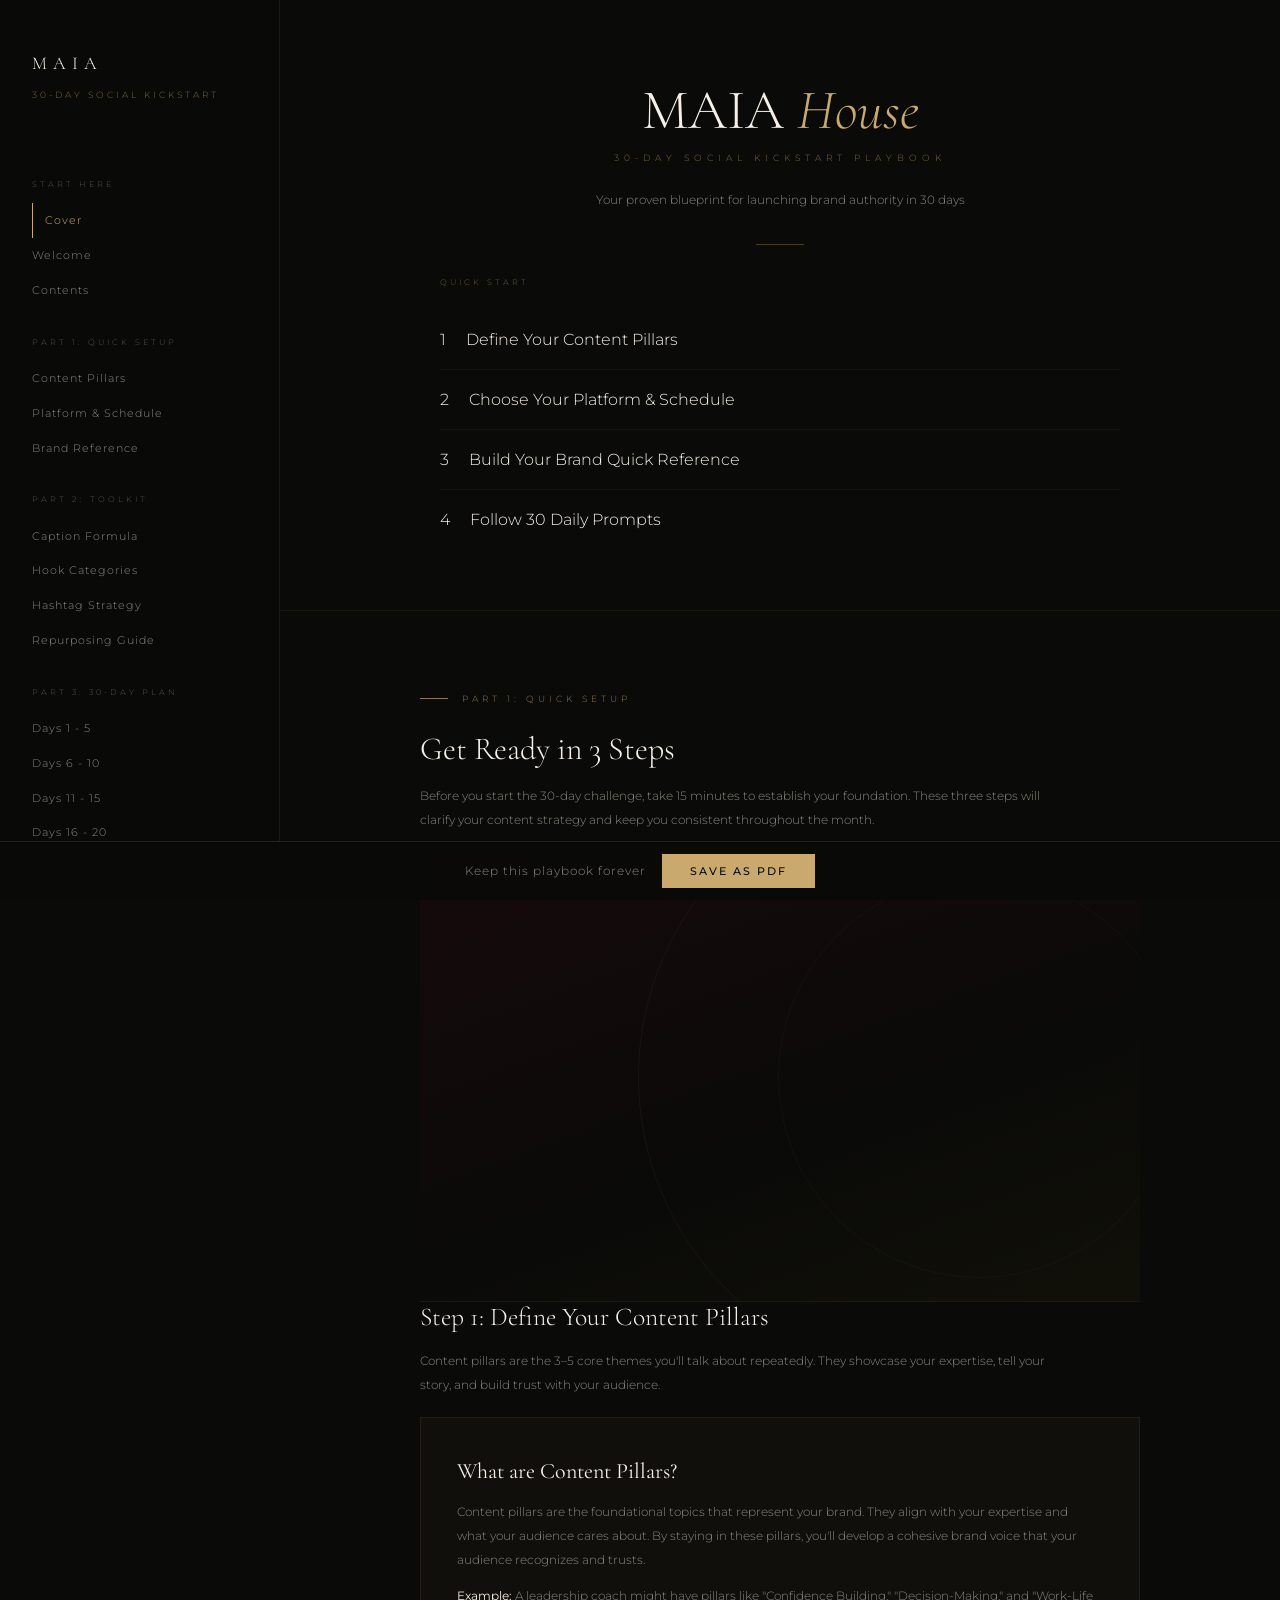
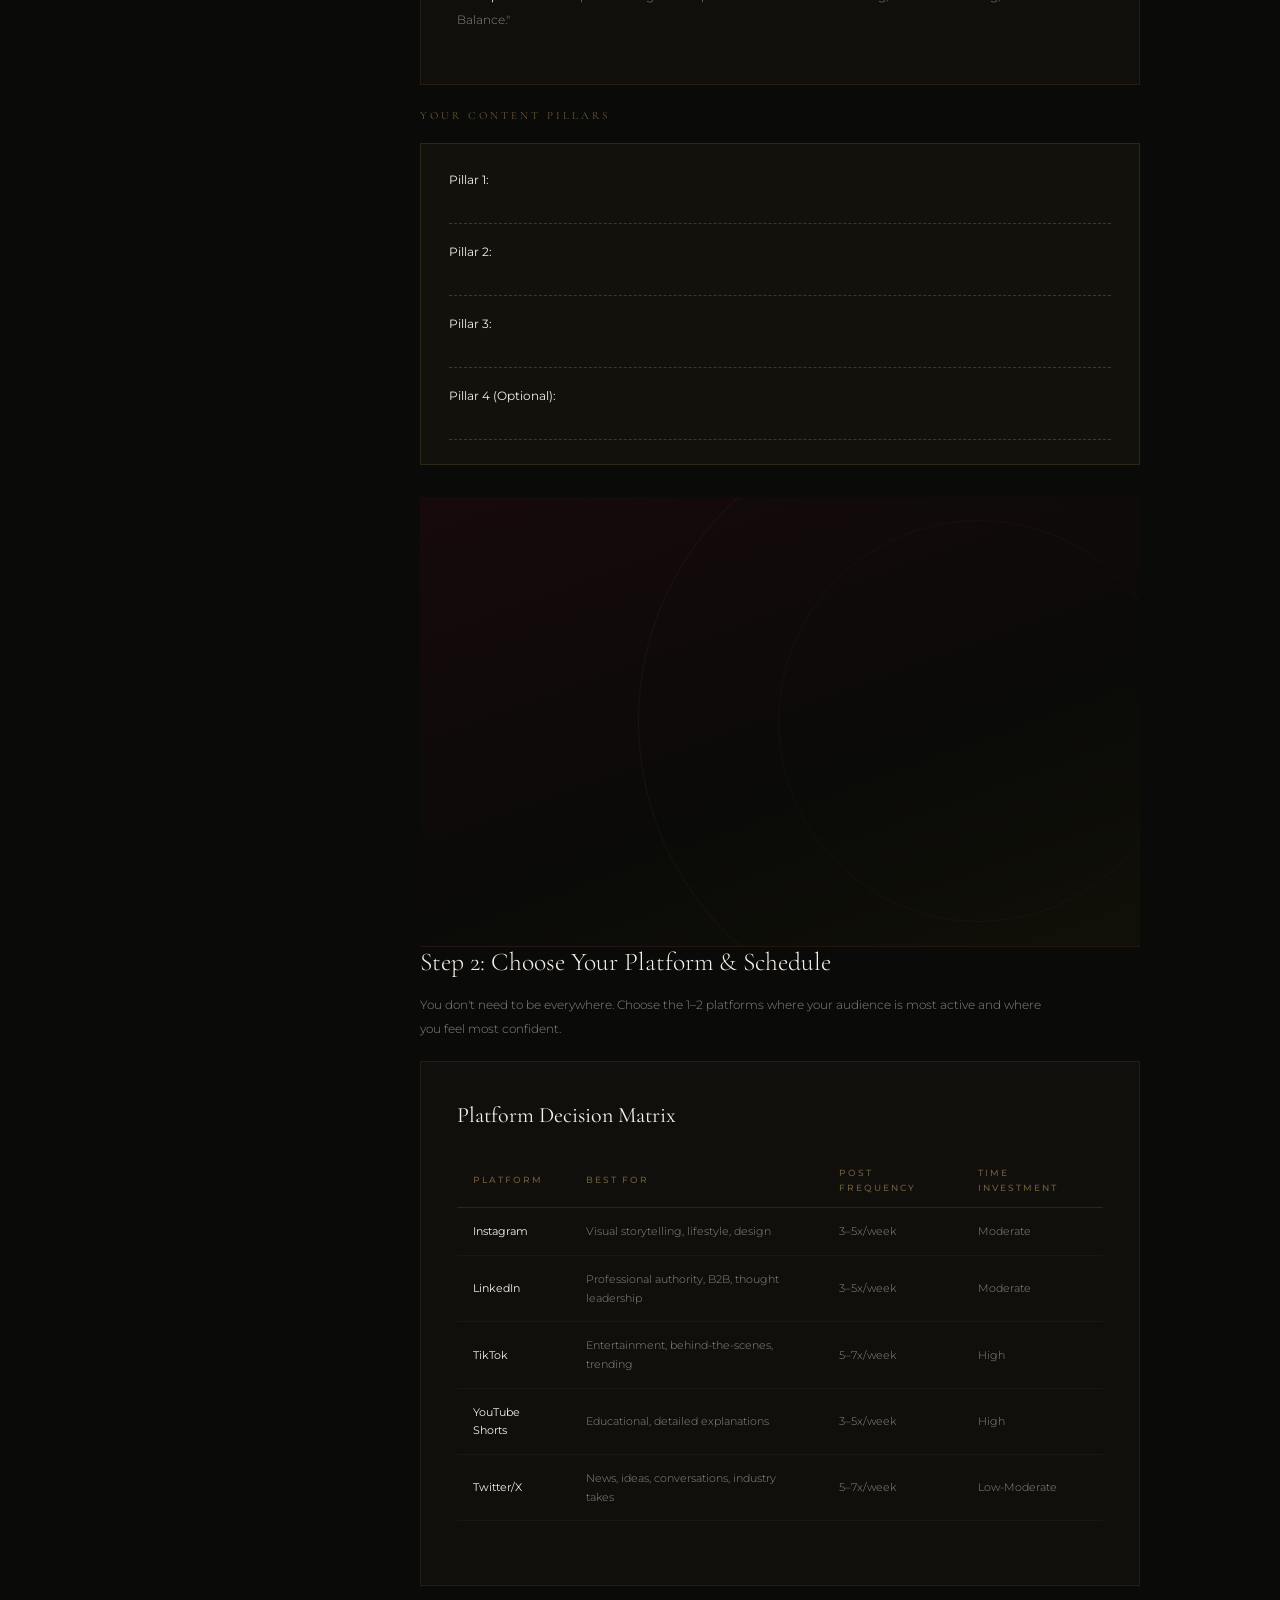
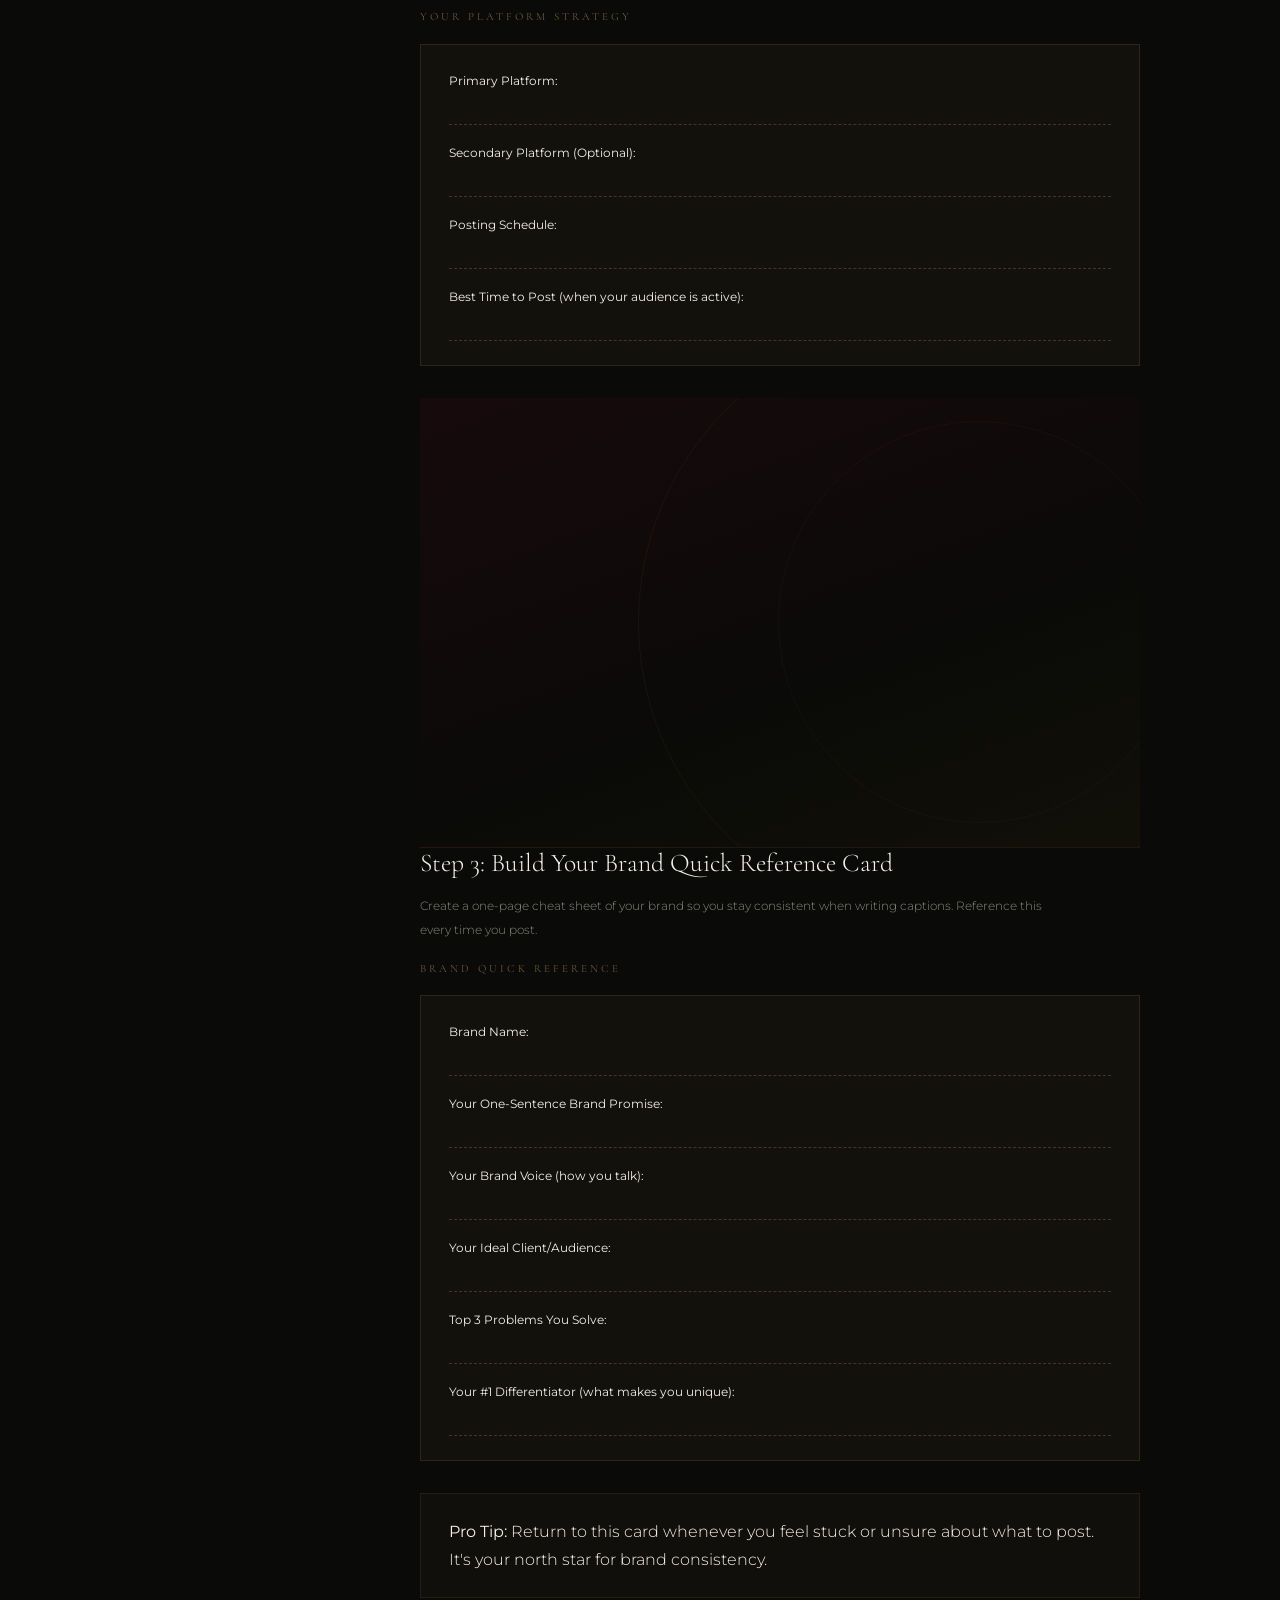
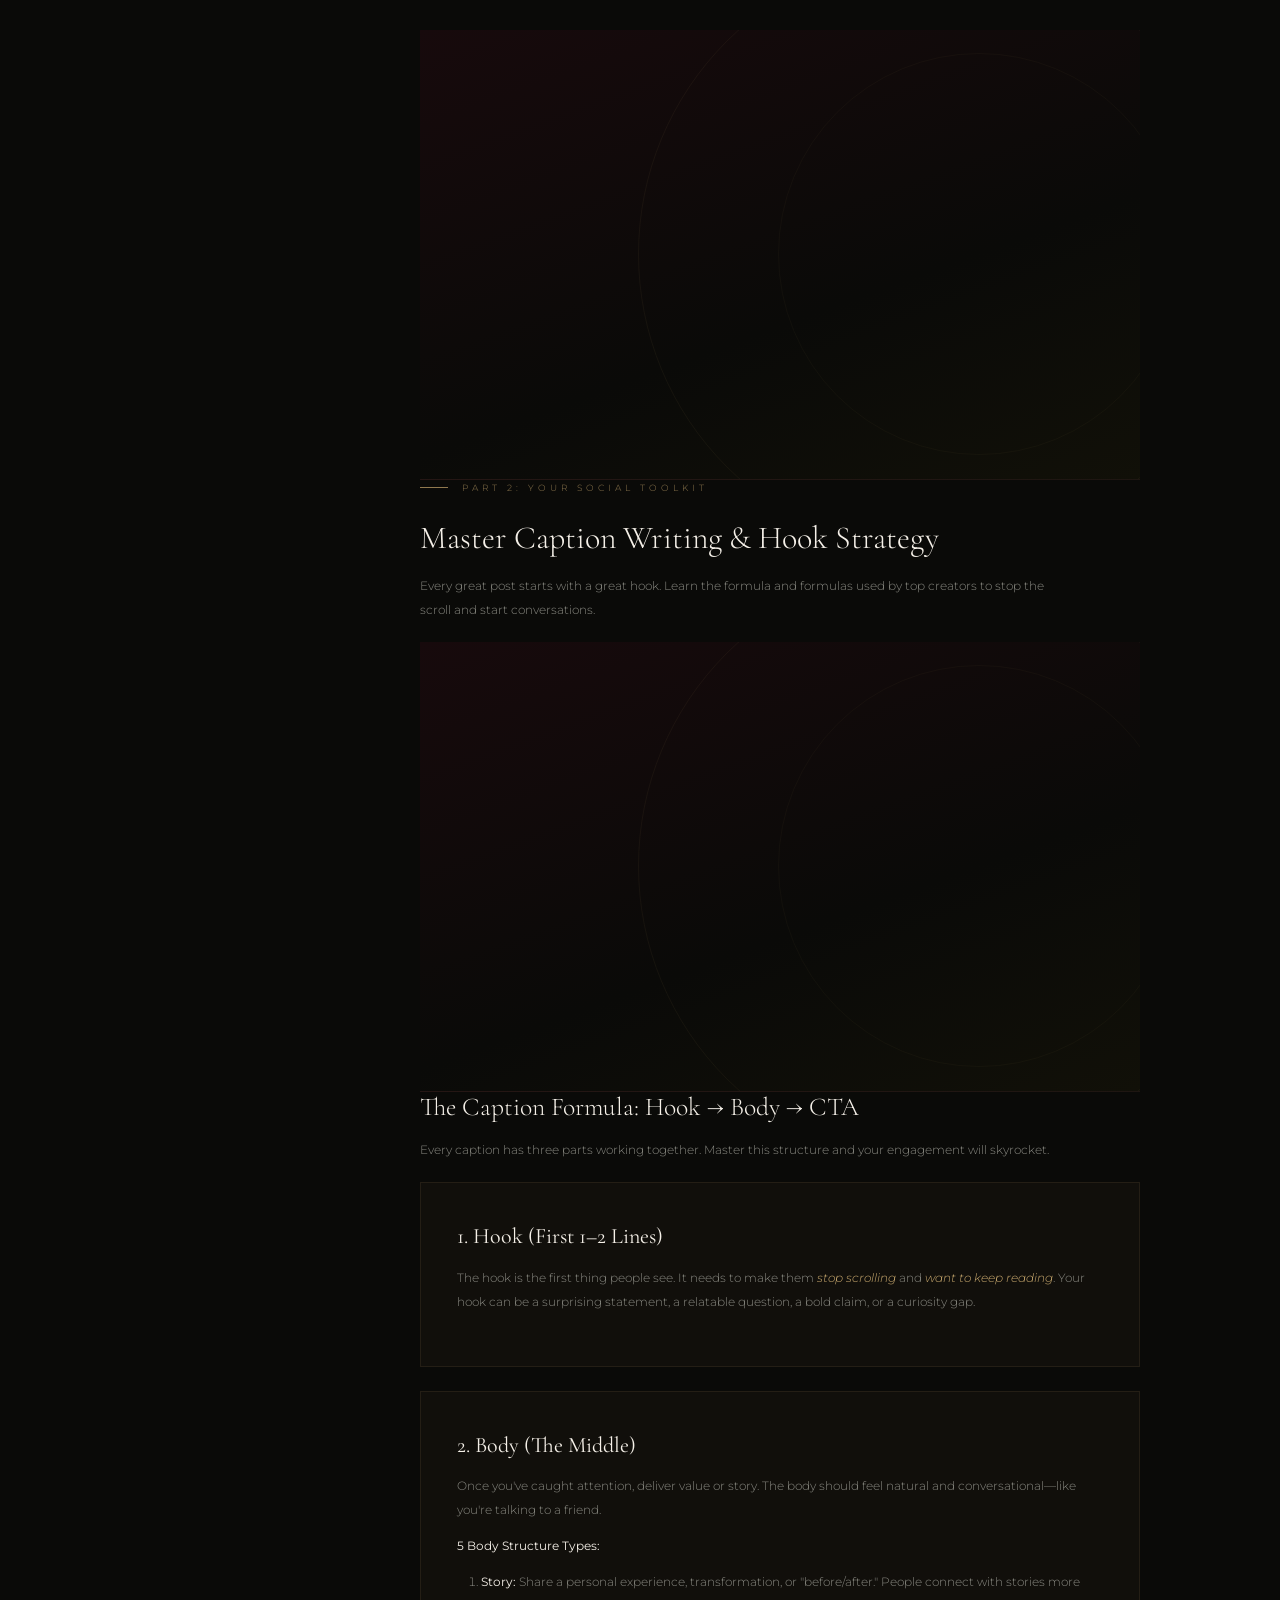
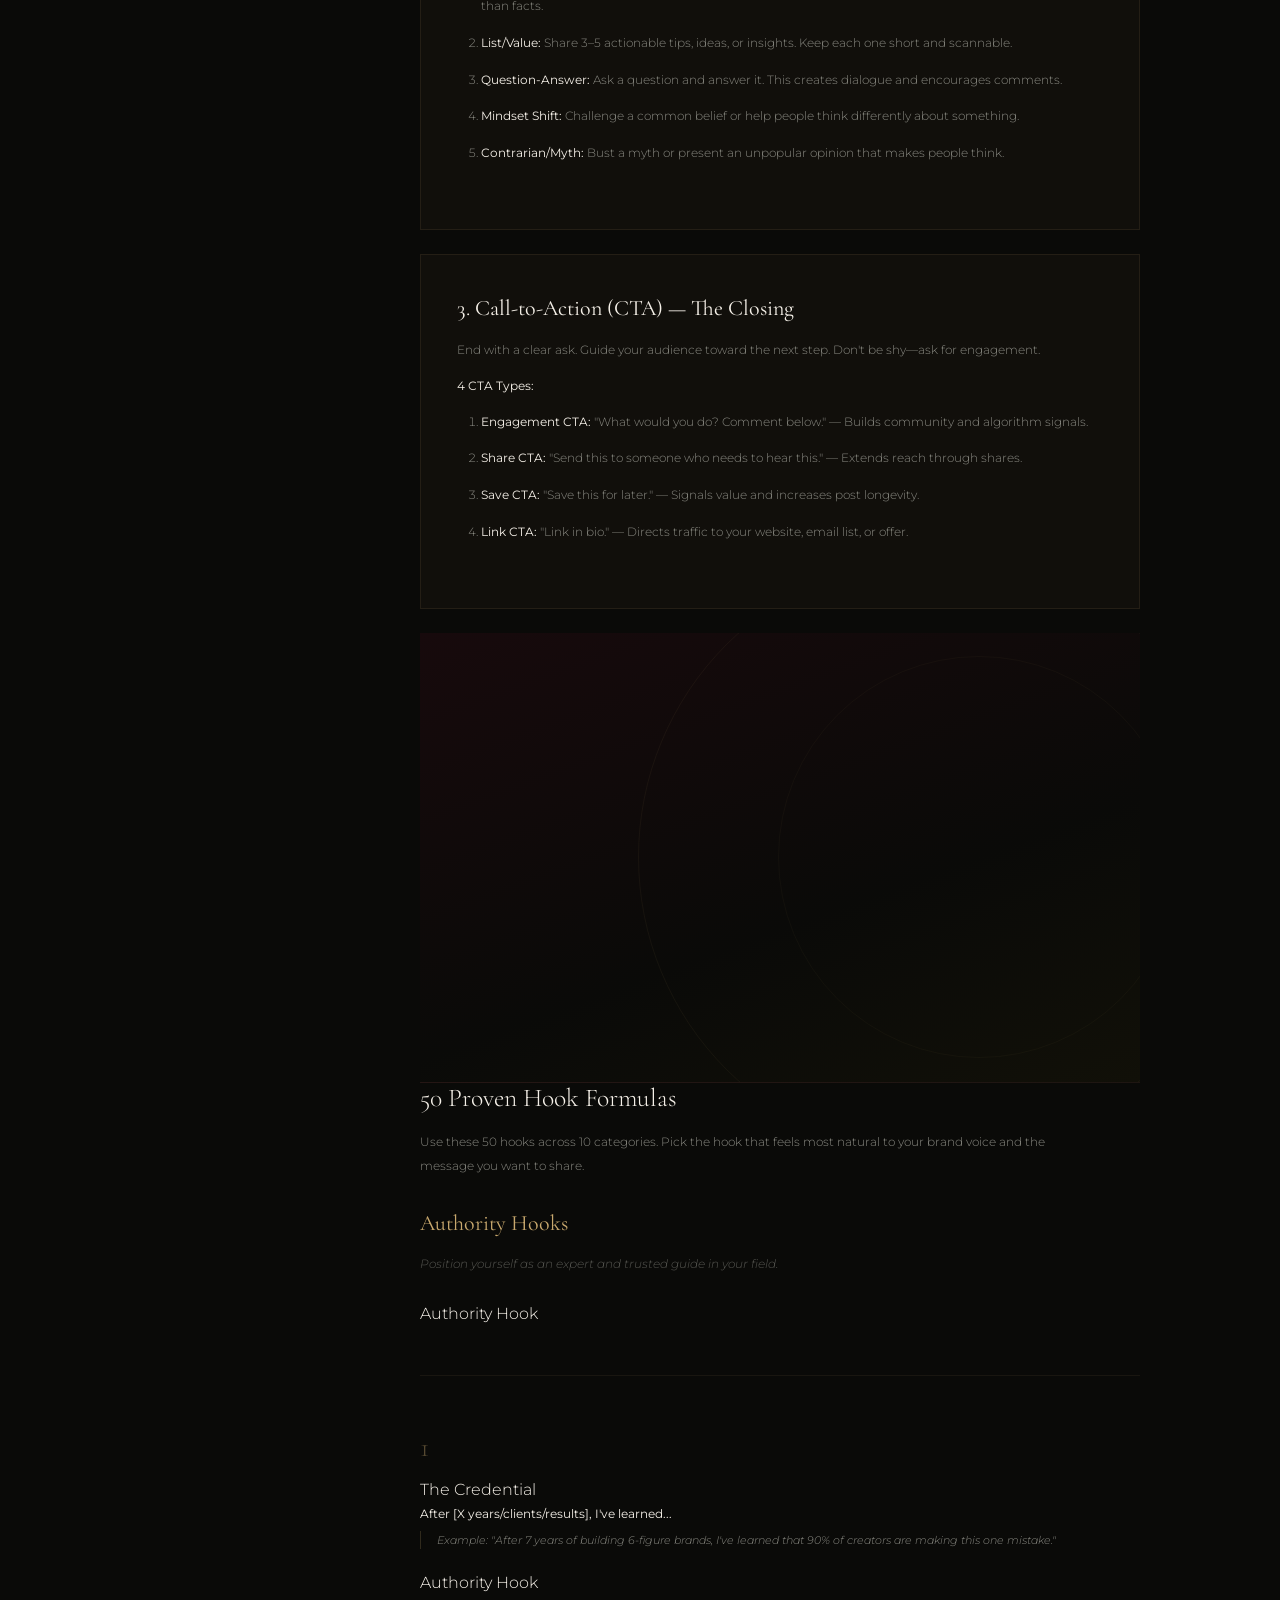
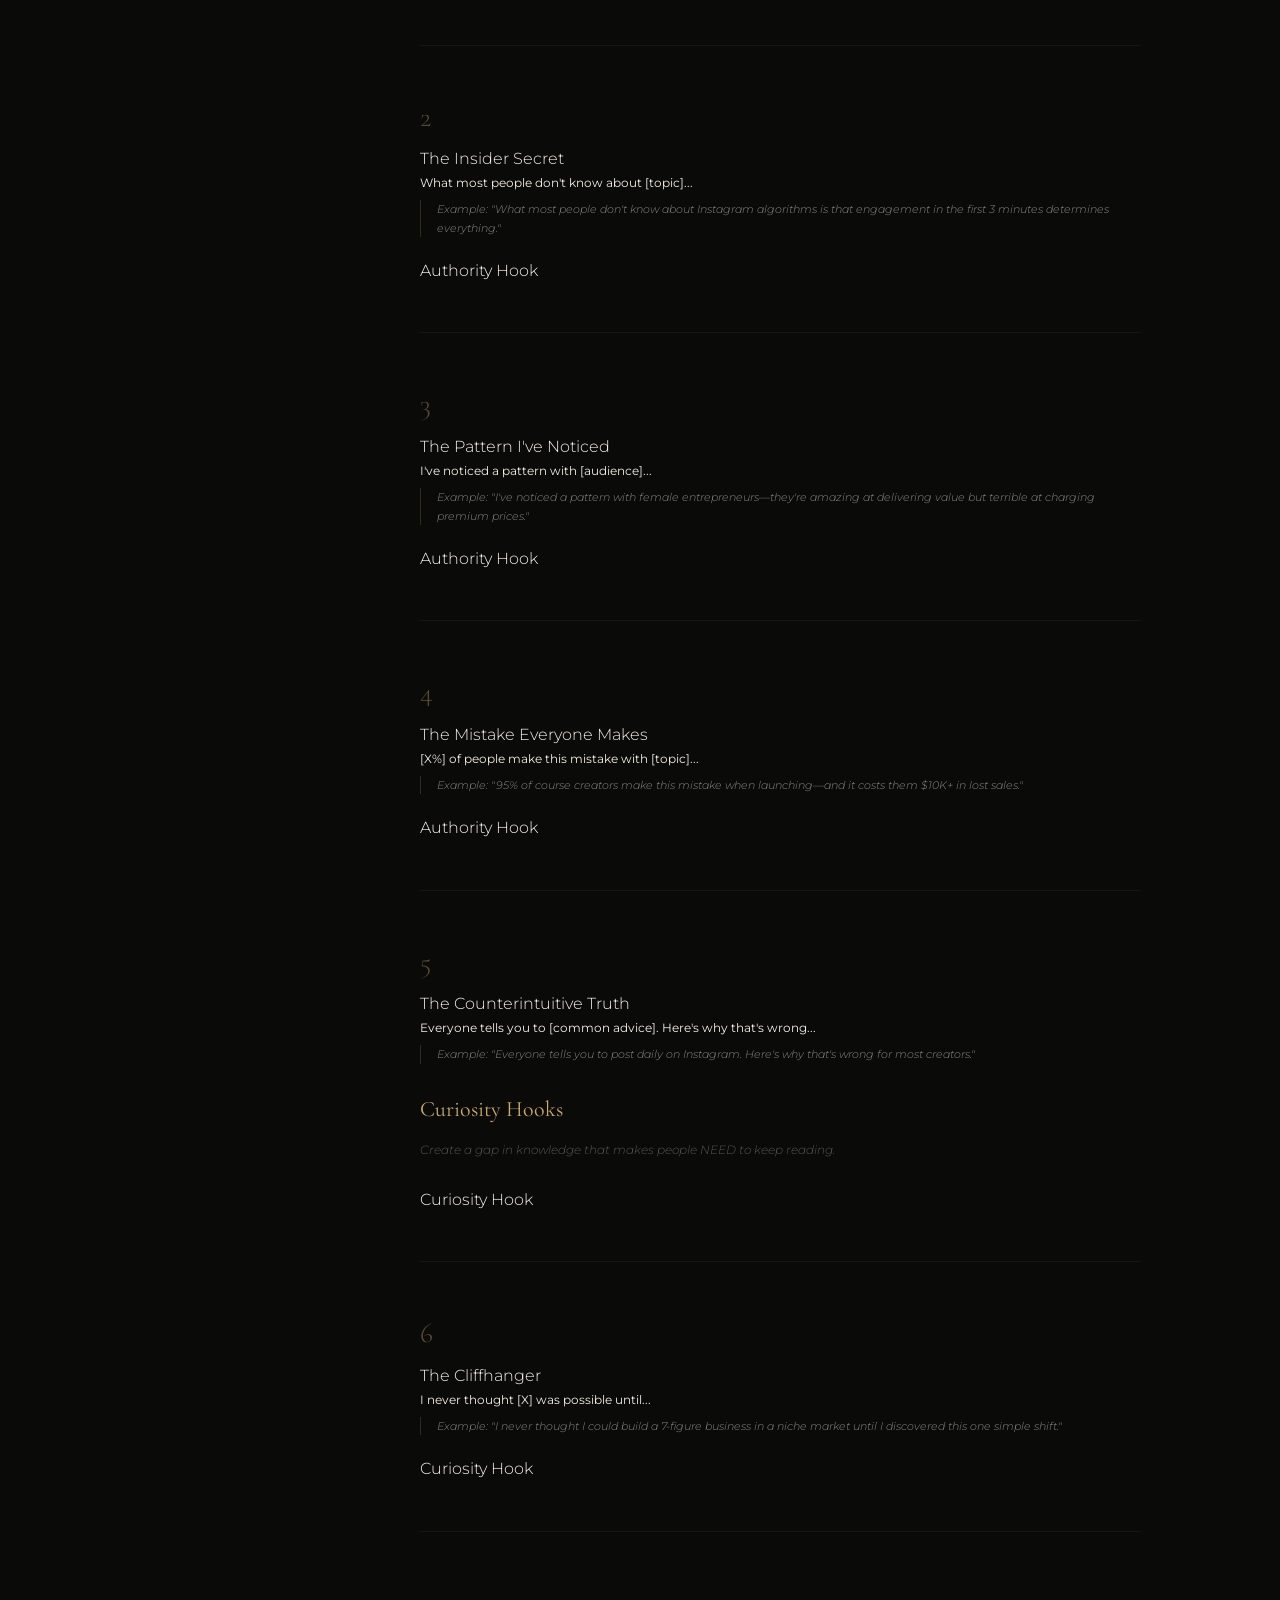
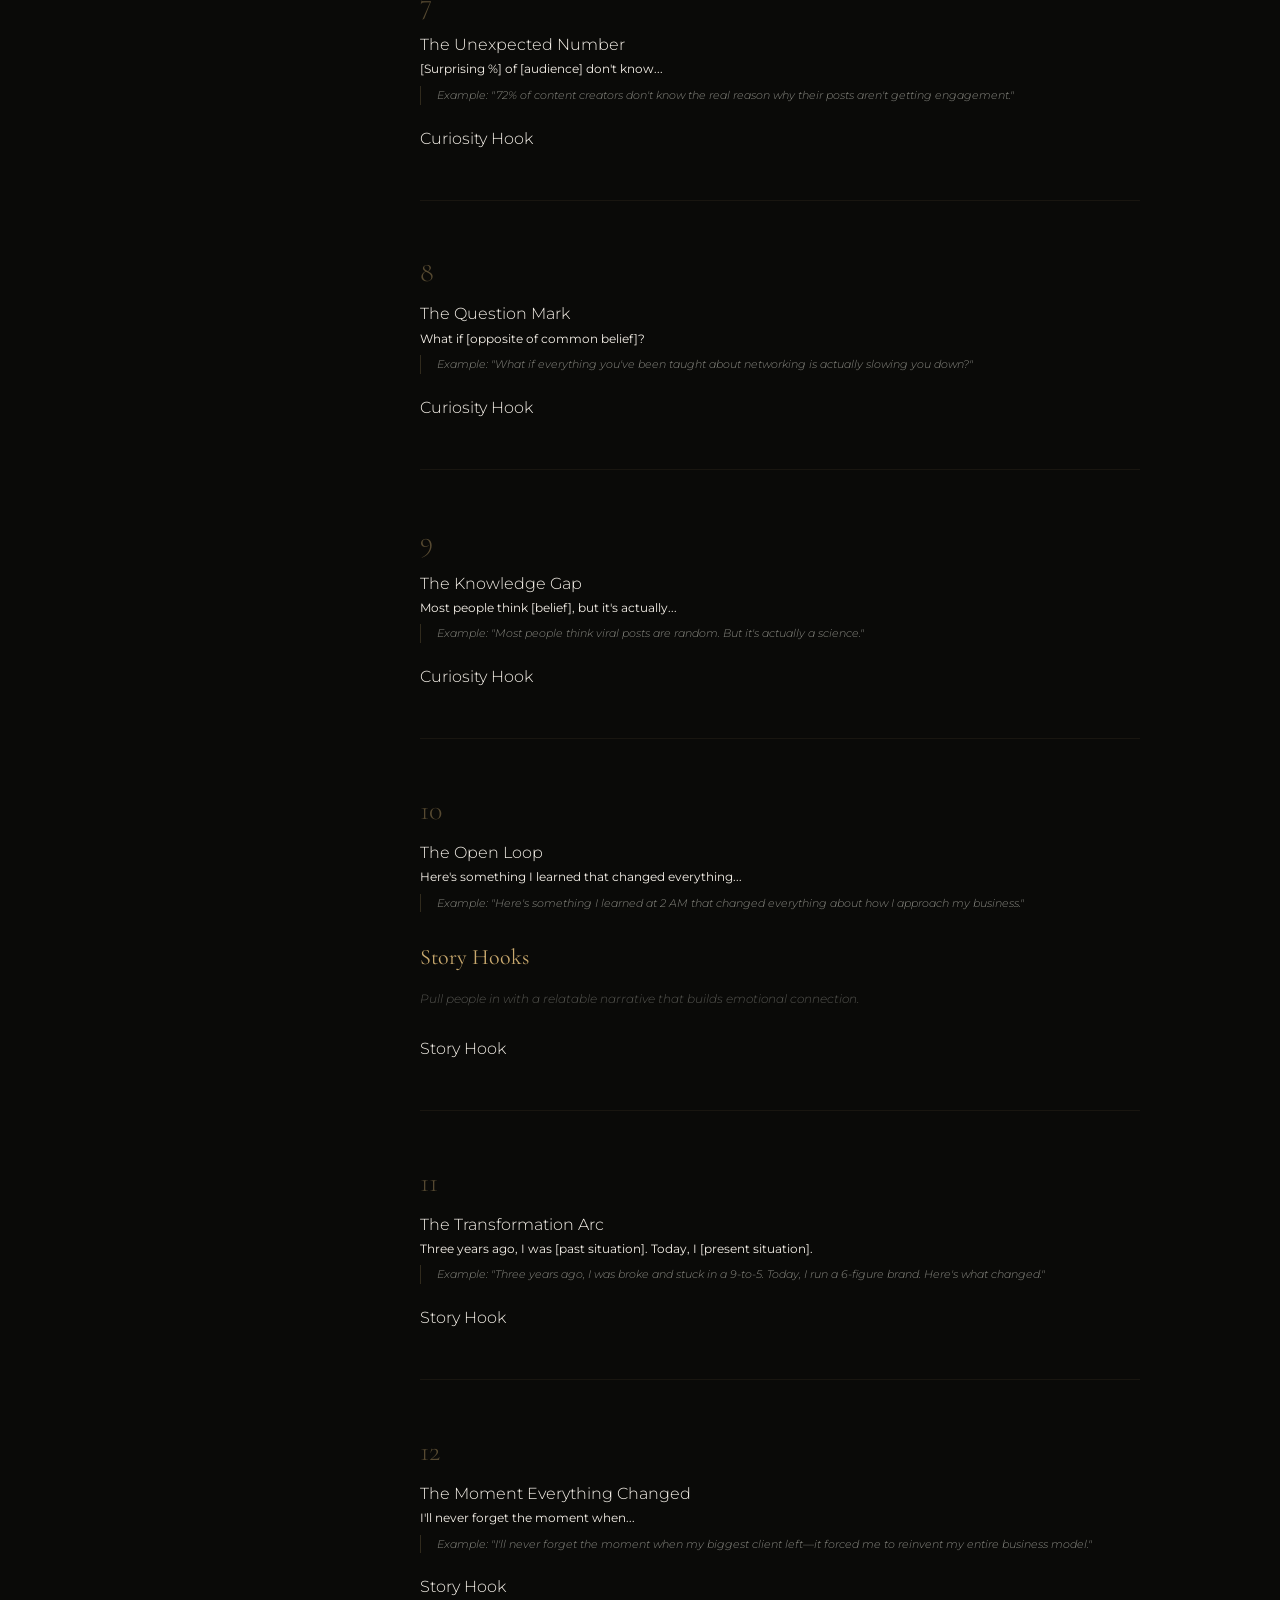
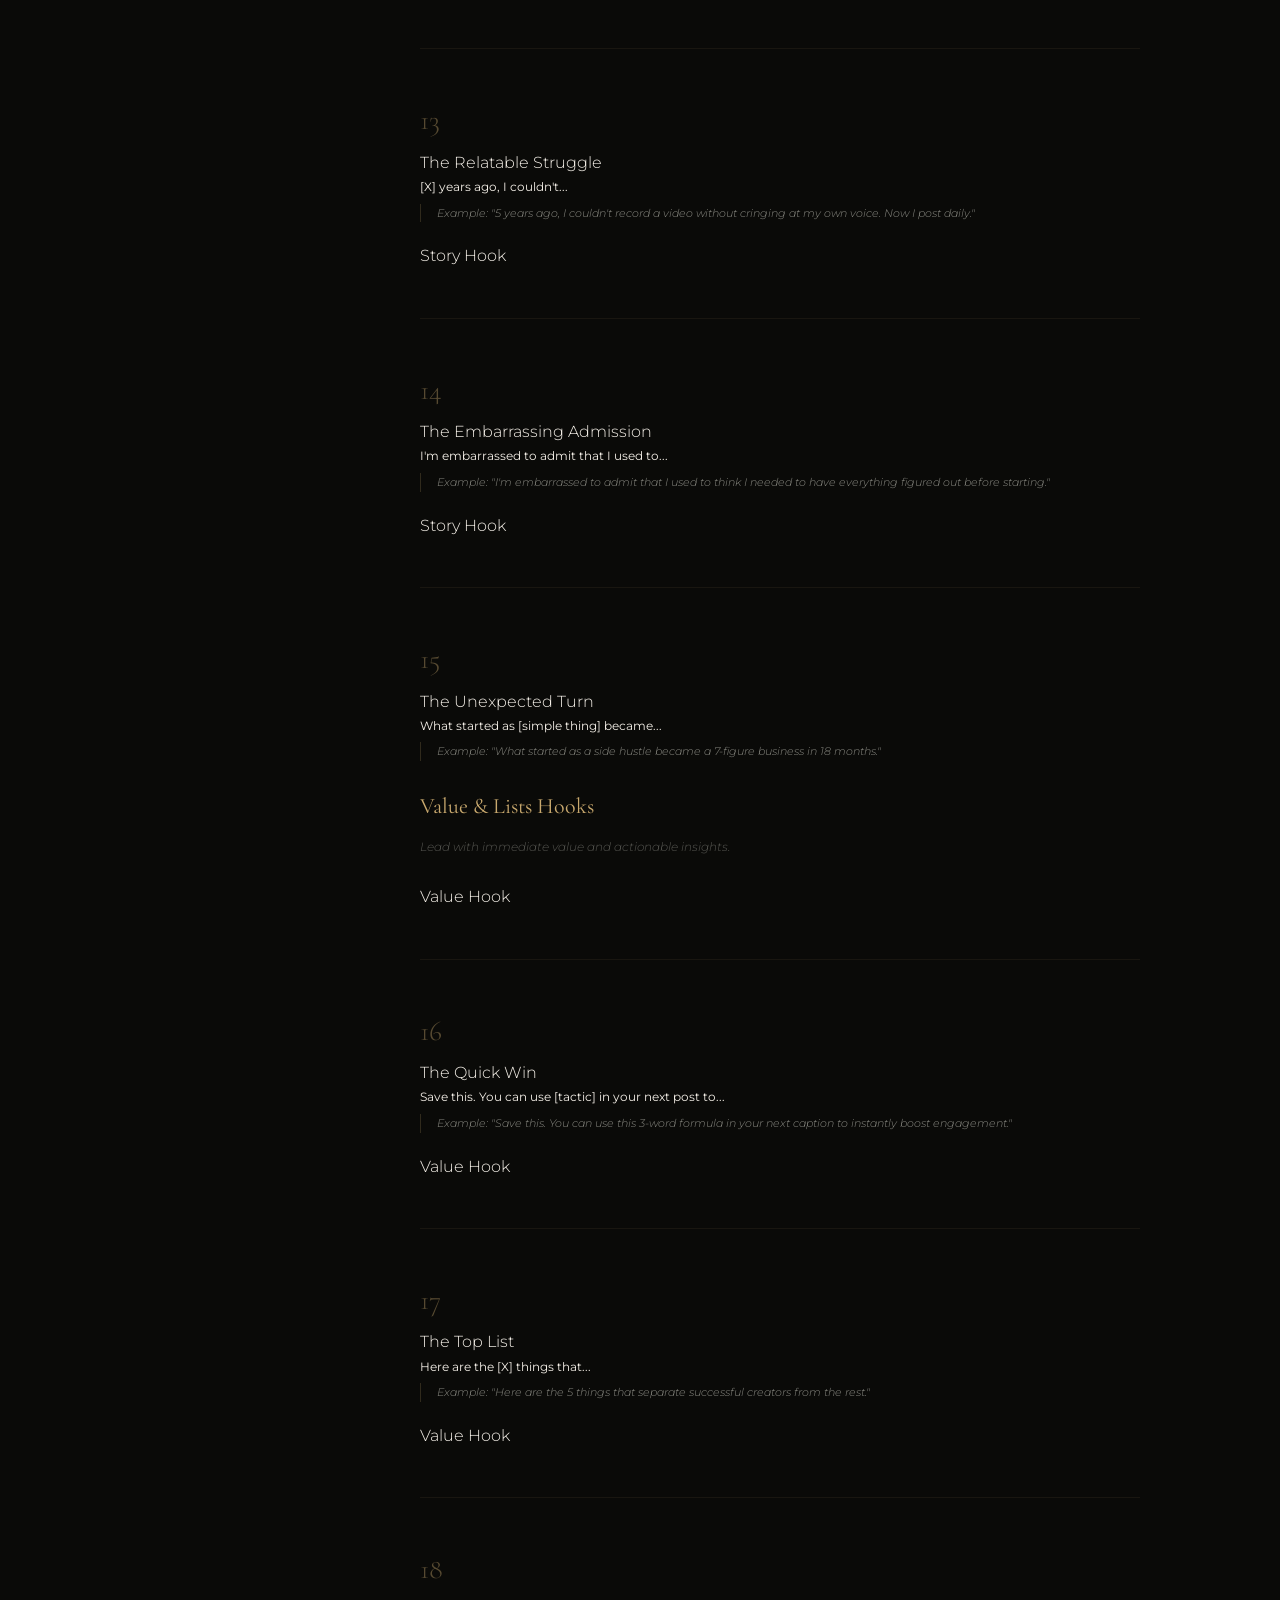
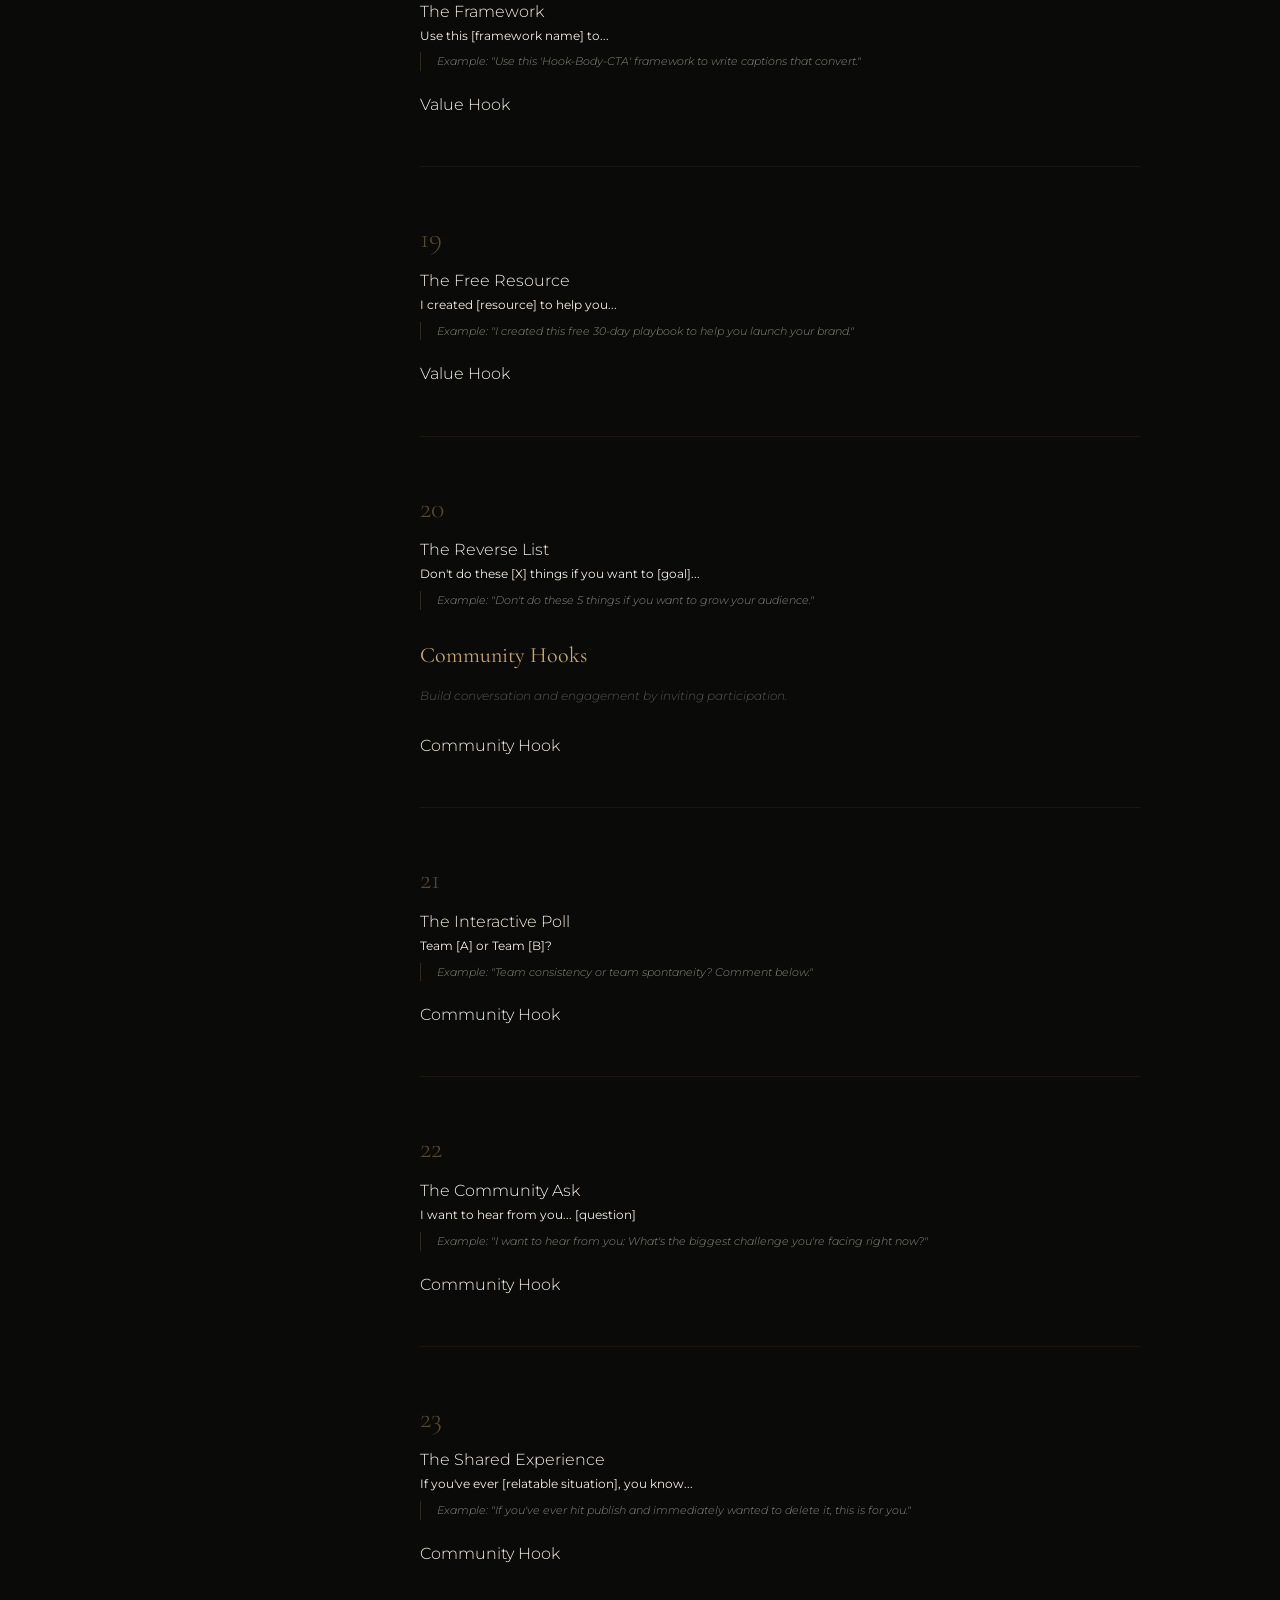
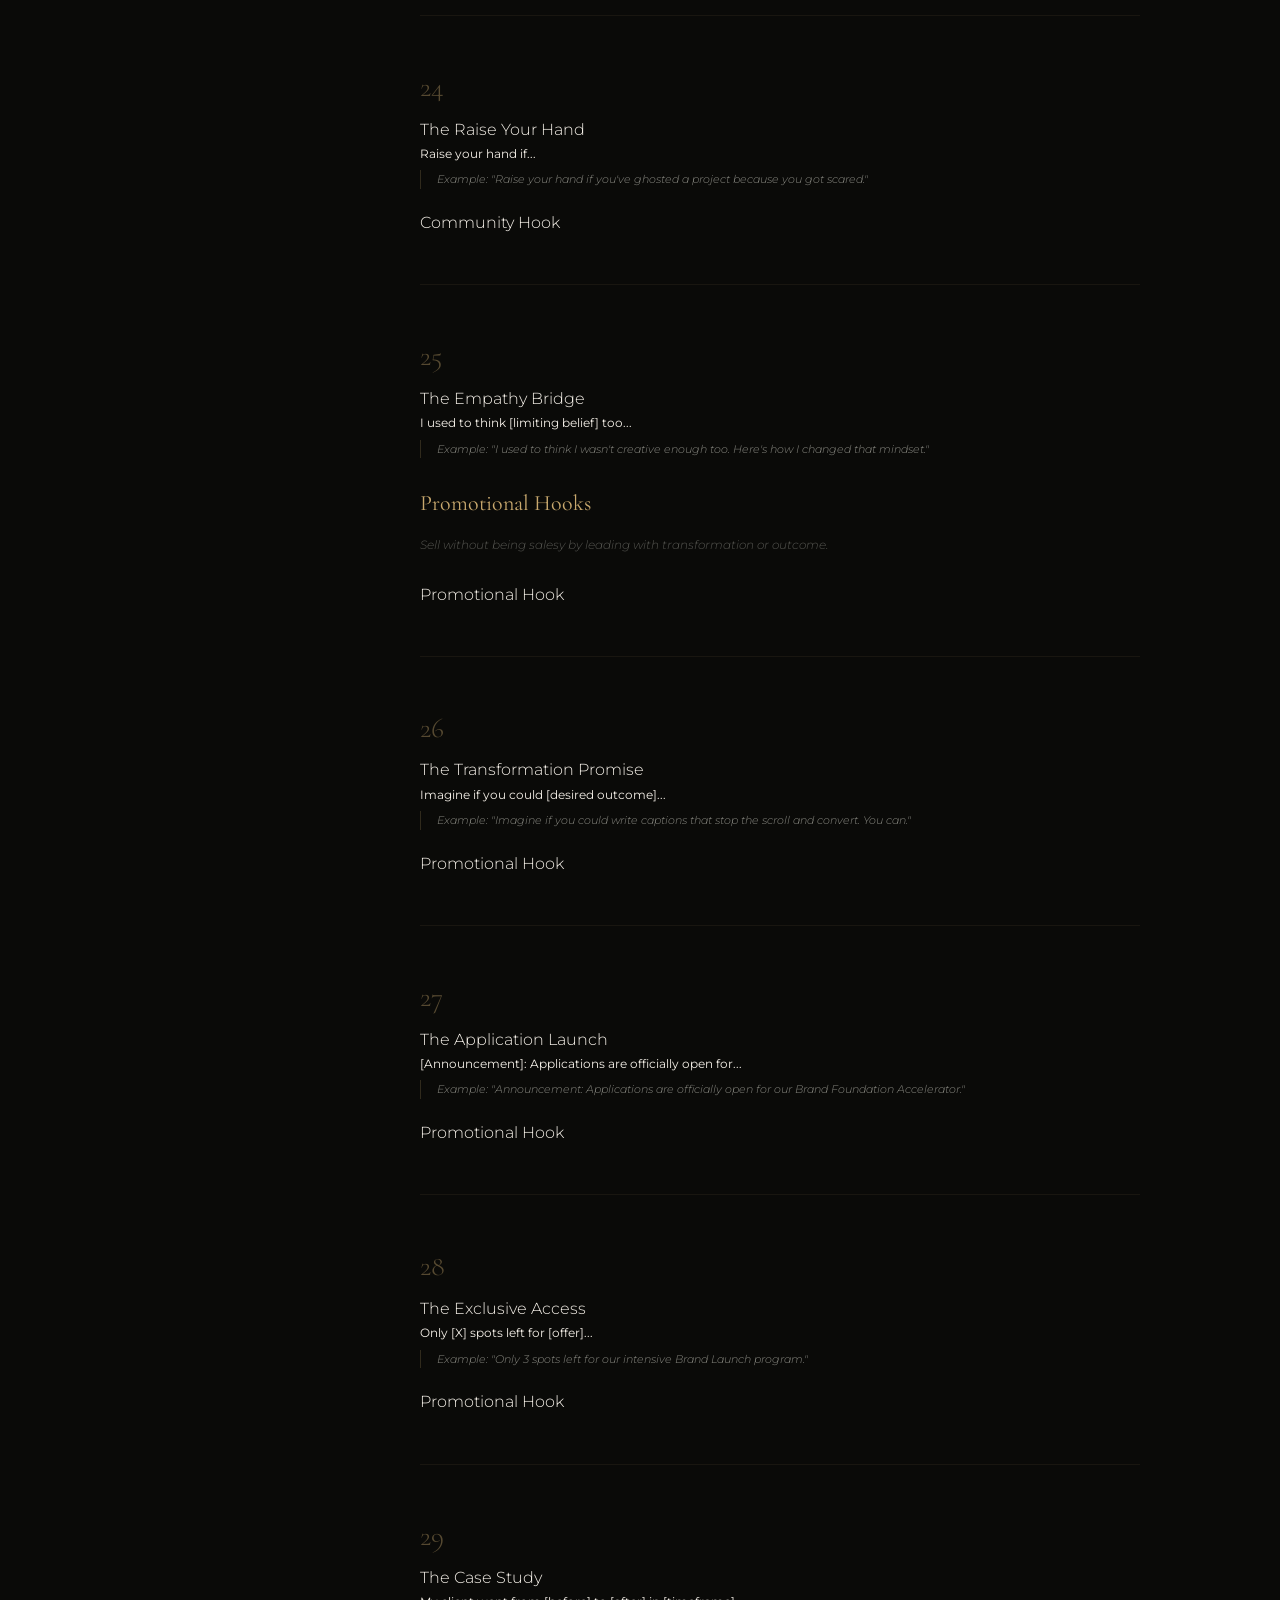
<file: 30-Day-Social-Kickstart.html>
<!DOCTYPE html>
<html lang="en">
<head>
    <meta charset="UTF-8">
    <meta name="viewport" content="width=device-width, initial-scale=1.0">
    <meta name="description" content="30-Day Social Kickstart Playbook - Launch your brand on social media with proven prompts, hooks, and strategies.">
    <title>30-Day Social Kickstart Playbook | MAIA Creative House</title>
    <link href="https://fonts.googleapis.com/css2?family=Cormorant+Garamond:ital,wght@0,300;0,400;0,500;1,300;1,400&family=Montserrat:wght@300;400;500;600;700&display=swap" rel="stylesheet">
    <link rel="icon" type="image/svg+xml" href="data:image/svg+xml,%3Csvg xmlns='http://www.w3.org/2000/svg' viewBox='0 0 100 100'%3E%3Ccircle cx='50' cy='50' r='45' fill='%23c9a96e'/%3E%3Ctext x='50' y='55' font-size='50' font-family='serif' fill='%230a0a08' text-anchor='middle'%3EM%3C/text%3E%3C/svg%3E">
    <style>
:root {
  --black: #0a0a08;
  --dark2: #170A0C;
  --dark3: #0f0a06;
  --cream: #f5f0e8;
  --cream2: #e8e0d4;
  --gold: #c9a96e;
  --gold-light: #e8d5b0;
  --gold-dark: #a8893e;
  --grey: #888880;
  --grey2: #555550;
  --grey3: #333330;
  --mid: #2e2e28;
  --burgundy: #170A0C;
  --warm-black: #111008;
  --rose: #8c4a52;
  --ivory: #faf6ef;
}

* { margin: 0; padding: 0; box-sizing: border-box; }
html { scroll-behavior: smooth; scroll-padding-top: 2rem; scrollbar-width: thin; scrollbar-color: var(--grey3) var(--black); }

::-webkit-scrollbar { width: 8px; }
::-webkit-scrollbar-track { background: var(--black); }
::-webkit-scrollbar-thumb { background: var(--grey3); border-radius: 4px; }
::-webkit-scrollbar-thumb:hover { background: var(--grey2); }

body {
  background: var(--black);
  color: var(--cream);
  font-family: 'Montserrat', sans-serif;
  font-weight: 300;
  line-height: 1.7;
  overflow-x: hidden;
}

/* ── NAVIGATION ── */
.brand-nav {
  position: fixed; top: 0; left: 0; width: 280px; height: 100vh;
  background: rgba(10,10,8,0.96); backdrop-filter: blur(12px);
  border-right: 0.5px solid rgba(201,169,110,0.1);
  z-index: 100; padding: 48px 32px;
  display: flex; flex-direction: column;
  transition: transform 0.4s ease;
  overflow-y: auto;
  scrollbar-width: thin; scrollbar-color: var(--grey3) transparent;
}
.brand-nav::-webkit-scrollbar { width: 4px; }
.brand-nav::-webkit-scrollbar-track { background: transparent; }
.brand-nav::-webkit-scrollbar-thumb { background: var(--grey3); border-radius: 2px; }

.nav-logo {
  font-family: 'Cormorant Garamond', serif;
  font-size: 18px; letter-spacing: 6px; text-transform: uppercase;
  color: var(--cream); margin-bottom: 8px;
}
.nav-sub {
  font-size: 9px; letter-spacing: 3px; text-transform: uppercase;
  color: var(--gold); opacity: 0.6; margin-bottom: 48px;
}
.nav-section {
  font-size: 8px; letter-spacing: 3px; text-transform: uppercase;
  color: var(--grey2); margin-bottom: 12px; margin-top: 28px;
}
.nav-section:first-of-type { margin-top: 0; }
.nav-link {
  display: block; padding: 8px 0;
  font-size: 11px; letter-spacing: 1px; color: var(--grey);
  text-decoration: none; transition: color 0.25s, padding-left 0.25s;
  cursor: pointer; border: none;
}
.nav-link:hover { color: var(--gold); padding-left: 8px; }
.nav-link.active { color: var(--gold); padding-left: 12px; border-left: 1px solid var(--gold); }
.nav-footer {
  margin-top: auto;
  font-size: 9px; color: var(--grey2); letter-spacing: 1px;
  line-height: 1.8;
}

.nav-toggle {
  display: none; position: fixed; top: 20px; left: 20px; z-index: 200;
  background: rgba(10,10,8,0.9); border: 0.5px solid rgba(201,169,110,0.2);
  color: var(--gold); padding: 10px 14px; font-size: 11px;
  letter-spacing: 2px; cursor: pointer; backdrop-filter: blur(8px);
  font-family: 'Montserrat', sans-serif;
}

/* ── MAIN CONTENT ── */
main {
  margin-left: 280px; min-height: 100vh; padding-bottom: 64px;
}

/* ── SECTIONS ── */
.section {
  padding: 100px 80px;
  border-bottom: 0.5px solid rgba(201,169,110,0.08);
  position: relative;
}

.content-wrapper {
  max-width: 800px;
  margin: 0 auto;
  padding: 80px 40px;
}

.eyebrow {
  font-size: 9px; letter-spacing: 4px; text-transform: uppercase;
  color: var(--gold); opacity: 0.7; margin-bottom: 24px;
  display: flex; align-items: center; gap: 14px;
}
.eyebrow::before { content: ''; width: 28px; height: 0.5px; background: var(--gold); }

.section-title {
  font-family: 'Cormorant Garamond', serif;
  font-size: clamp(36px, 4.5vw, 64px); font-weight: 300;
  line-height: 1.1; color: var(--cream); margin-bottom: 24px;
  letter-spacing: -0.5px;
}
.section-title em { font-style: italic; color: var(--gold); }

h1, h2, h3, h4, h5, h6 {
  font-family: 'Cormorant Garamond', serif;
  font-weight: 300; color: var(--cream); line-height: 1.2;
  margin-top: 0; margin-bottom: 16px;
}
h1 { font-size: clamp(36px, 4.5vw, 64px); letter-spacing: -0.5px; }
h2 { font-size: clamp(24px, 2.5vw, 36px); }
h3 { font-size: clamp(20px, 2vw, 28px); }
h4 { font-size: 22px; font-weight: 400; }
h5 { font-size: 11px; font-weight: 400; letter-spacing: 3px; text-transform: uppercase; color: var(--gold); opacity: 0.5; }

p {
  font-size: 12px; color: var(--grey); line-height: 2;
  max-width: 640px; margin-bottom: 20px;
}

strong { color: var(--cream); font-weight: 400; }
em { font-style: italic; color: var(--gold); }
a { color: var(--gold); text-decoration: none; border: none; }
a:hover { opacity: 0.8; }

ul, ol { margin-left: 1.5rem; margin-bottom: 1.5rem; }
li { font-size: 12px; color: var(--grey); line-height: 2; margin-bottom: 8px; }

.highlight-text {
  font-family: 'Cormorant Garamond', serif;
  font-size: clamp(20px, 2.2vw, 30px); font-weight: 300;
  color: var(--cream); line-height: 1.5; max-width: 680px;
  margin: 40px 0; padding-left: 24px;
  border-left: 1px solid rgba(201,169,110,0.3);
}

/* ── COVER ── */
.cover {
  text-align: center; padding: 80px 40px 60px;
  border-bottom: 0.5px solid rgba(201,169,110,0.08);
}
.cover .stars {
  color: var(--gold); opacity: 0.3; font-size: 11px;
  letter-spacing: 8px; margin-bottom: 32px;
}
.brand-name {
  font-family: 'Cormorant Garamond', serif;
  font-size: clamp(36px, 5vw, 56px); font-weight: 300;
  color: var(--cream); margin-bottom: 8px; line-height: 1.1;
}
.brand-name .house { font-style: italic; color: var(--gold); }
.product-label {
  font-size: 9px; letter-spacing: 5px; text-transform: uppercase;
  color: var(--gold); opacity: 0.6; margin-bottom: 24px;
}
.tagline {
  font-size: 12px; color: var(--grey); font-weight: 300;
  line-height: 1.9; max-width: 520px; margin: 0 auto 24px;
}
.cover-divider {
  width: 48px; height: 0.5px; background: rgba(201,169,110,0.3);
  margin: 32px auto;
}
.cover-body {
  max-width: 680px; margin: 0 auto; text-align: left;
}
.cover-label {
  font-size: 8px; letter-spacing: 3px; text-transform: uppercase;
  color: var(--gold); opacity: 0.5; margin-bottom: 20px; margin-top: 40px;
}
.cover-label:first-child { margin-top: 0; }
.qs-items { display: flex; flex-direction: column; gap: 0; }
.qs-item {
  display: flex; align-items: flex-start; gap: 20px;
  padding: 16px 0;
  border-bottom: 0.5px solid rgba(201,169,110,0.05);
}
.qs-item:last-child { border-bottom: none; }
.qs-num {
  font-family: 'Cormorant Garamond', serif;
  font-size: 24px; color: var(--gold); font-weight: 300;
  opacity: 0.4; min-width: 36px;
}
.qs-title {
  font-size: 12px; color: var(--cream); font-weight: 400;
  margin-bottom: 4px;
}
.qs-desc {
  font-size: 11px; color: var(--grey); font-weight: 300; line-height: 1.7;
}
.cover-cta {
  background: rgba(201,169,110,0.03);
  border: 0.5px solid rgba(201,169,110,0.1);
  border-left: none; padding: 32px;
  margin-top: 40px; border-top: 2px solid var(--gold);
}
.cover-cta .cover-label { margin-top: 0; }
.bottom-line {
  width: 100%; height: 0.5px;
  background: rgba(201,169,110,0.08); margin-top: 60px;
}

/* ── CARDS ── */
.card {
  background: rgba(201,169,110,0.03);
  border: 0.5px solid rgba(201,169,110,0.1);
  padding: 40px 36px; margin-bottom: 24px;
  transition: border-color 0.3s, background 0.3s;
}
.card:hover {
  border-color: rgba(201,169,110,0.25);
  background: rgba(201,169,110,0.05);
}
.card h3 { margin-top: 0; }
.card p { margin-bottom: 12px; }

.tip-box {
  background: rgba(201,169,110,0.03);
  border: 0.5px solid rgba(201,169,110,0.1);
  padding: 24px 28px; margin: 32px 0;
}
.tip-box p { margin-bottom: 0; }

.upsell-box {
  background: rgba(201,169,110,0.05);
  border-left: 2px solid var(--gold);
  padding: 24px 28px; margin: 32px 0;
}
.upsell-box h4 { margin-top: 0; margin-bottom: 12px; }
.upsell-box p { margin-bottom: 0; }

.cta-box {
  background: var(--gold); color: var(--black);
  padding: 40px; text-align: center; margin: 40px 0;
}
.cta-box h3 { color: var(--black); margin-bottom: 12px; }
.cta-box p { color: var(--grey3); max-width: none; margin: 0; }

/* ── SECTION DIVIDERS ── */
.section-divider {
  min-height: 50vh; display: flex; flex-direction: column;
  justify-content: center; align-items: center; text-align: center;
  padding: 100px 80px;
  background: linear-gradient(160deg, var(--dark2) 0%, var(--black) 60%, var(--warm-black) 100%);
  position: relative; overflow: hidden;
  border-bottom: 0.5px solid rgba(201,169,110,0.08);
}
.section-divider::before {
  content: ''; position: absolute; top: 50%; right: -100px;
  width: 600px; height: 600px; border-radius: 50%;
  border: 0.5px solid rgba(201,169,110,0.06);
  transform: translateY(-50%);
}
.section-divider::after {
  content: ''; position: absolute; top: 50%; right: -40px;
  width: 400px; height: 400px; border-radius: 50%;
  border: 0.5px solid rgba(201,169,110,0.04);
  transform: translateY(-50%);
}
.section-divider h2 { margin-bottom: 16px; }
.section-divider p { color: var(--grey); max-width: 560px; }
.section-divider .star-deco {
  color: var(--gold); opacity: 0.3; font-size: 11px;
  letter-spacing: 8px; margin-bottom: 32px;
}

/* ── DAY CARDS ── */
.day-card {
  background: rgba(201,169,110,0.03);
  border: 0.5px solid rgba(201,169,110,0.1);
  padding: 36px; margin-bottom: 24px;
  transition: border-color 0.3s;
}
.day-card:hover { border-color: rgba(201,169,110,0.25); }
.day-number {
  font-family: 'Cormorant Garamond', serif;
  font-size: 28px; color: var(--gold); font-weight: 300;
  margin-bottom: 4px; opacity: 0.6;
}
.day-title {
  font-family: 'Cormorant Garamond', serif;
  font-size: 22px; font-weight: 400; color: var(--cream);
  margin-bottom: 12px; line-height: 1.2;
}
.day-meta {
  font-size: 9px; letter-spacing: 2px; text-transform: uppercase;
  color: var(--gold); opacity: 0.5; margin-bottom: 20px;
}
.day-label {
  font-size: 8px; letter-spacing: 3px; text-transform: uppercase;
  color: var(--gold); opacity: 0.5; margin-top: 16px; margin-bottom: 6px;
}
.day-text {
  font-size: 12px; color: var(--grey); line-height: 1.9;
}

/* ── HOOK CATEGORIES ── */
.hook-category {
  margin-bottom: 48px; padding-bottom: 48px;
  border-bottom: 0.5px solid rgba(201,169,110,0.08);
}
.hook-category:last-child { border-bottom: none; }
.hook-num {
  font-family: 'Cormorant Garamond', serif;
  font-size: 28px; color: var(--gold); font-weight: 300;
  opacity: 0.4; margin-bottom: 4px;
}
.hook-cat-title {
  font-family: 'Cormorant Garamond', serif;
  font-size: 22px; font-weight: 400; color: var(--cream);
  margin-bottom: 20px;
}
.hook-formula { margin-bottom: 20px; }
.hook-text {
  font-size: 12px; color: var(--cream); font-weight: 400;
  line-height: 1.8; margin-bottom: 6px;
}
.hook-example {
  font-size: 11px; font-style: italic; color: var(--grey);
  padding-left: 16px; border-left: 0.5px solid rgba(201,169,110,0.2);
  line-height: 1.7;
}

/* ── TABLES ── */
table { width: 100%; border-collapse: collapse; margin: 24px 0; }
th {
  text-align: left; padding: 12px 16px;
  font-size: 9px; letter-spacing: 2px; text-transform: uppercase;
  color: var(--gold); opacity: 0.5;
  border-bottom: 0.5px solid rgba(201,169,110,0.15);
  font-family: 'Montserrat', sans-serif; font-weight: 500;
}
td {
  padding: 14px 16px; font-size: 11px; color: var(--grey);
  line-height: 1.7;
  border-bottom: 0.5px solid rgba(201,169,110,0.06);
}
tr:hover td { color: var(--cream); }

/* ── FILL-IN AREAS ── */
input[type="text"], textarea {
  width: 100%; background: transparent;
  border: none; border-bottom: 0.5px solid rgba(201,169,110,0.3);
  color: var(--cream); font-family: 'Montserrat', sans-serif;
  font-size: 12px; font-weight: 300; padding: 8px 0;
  margin-bottom: 16px; outline: none;
}
input:focus, textarea:focus { border-bottom-color: var(--gold); }
textarea { min-height: 60px; resize: vertical; }

/* ── HASHTAGS ── */
.hashtag-bank { margin-bottom: 32px; }
.hashtag-bank h5 { margin-bottom: 12px; }
.hashtag-list {
  font-size: 11px; color: var(--grey); line-height: 1.9;
  word-break: break-word;
}

/* ── DIVIDERS ── */
hr {
  border: none; height: 0.5px;
  background: rgba(201,169,110,0.08); margin: 40px 0;
}
.divider { width: 48px; height: 0.5px; background: rgba(201,169,110,0.3); margin: 32px 0; }

/* ── PILLAR ITEMS ── */
.pillar-item { margin-bottom: 20px; }
.pillar-name {
  font-size: 11px; letter-spacing: 2px; text-transform: uppercase;
  color: var(--cream); font-weight: 400; margin-bottom: 4px;
}
.pillar-desc {
  font-size: 11px; color: var(--grey); line-height: 1.8;
}

/* ── STRUCTURE ITEMS ── */
.structure-item { margin-bottom: 16px; }
.structure-label {
  font-size: 11px; color: var(--cream); font-weight: 400;
}
.structure-desc {
  font-size: 11px; color: var(--grey); line-height: 1.8; margin-top: 2px;
}

/* ── FILL-IN SECTIONS ── */
.fill-section {
  background: rgba(201,169,110,0.04);
  border: 0.5px solid rgba(201,169,110,0.15);
  padding: 24px 28px;
  margin: 20px 0 32px;
}
.fill-section p { margin-bottom: 4px; }
.fill-line {
  border-bottom: 0.5px dashed rgba(201,169,110,0.25);
  min-height: 28px;
  margin-bottom: 16px;
}
.fill-line:last-child { margin-bottom: 0; }

/* ── SAVE AS PDF ── */
.save-pdf-bar {
  position: fixed; bottom: 0; left: 0; width: 100%; z-index: 999;
  background: rgba(10,10,8,0.95); backdrop-filter: blur(12px);
  border-top: 0.5px solid rgba(201,169,110,0.15);
  padding: 12px 24px;
  display: flex; align-items: center; justify-content: center; gap: 16px;
}
.save-pdf-bar span {
  font-size: 12px; color: var(--grey); letter-spacing: 1px;
}
.save-pdf-btn {
  background: var(--gold); color: var(--black);
  font-family: 'Montserrat', sans-serif; font-size: 11px; font-weight: 500;
  letter-spacing: 2px; text-transform: uppercase;
  padding: 10px 28px; border: none; cursor: pointer;
  transition: all 0.3s;
}
.save-pdf-btn:hover { background: var(--gold-light); }

@media print {
  .save-pdf-bar { display: none !important; }
}

/* ── PRINT ── */
@media print {
  * { -webkit-print-color-adjust: exact !important; print-color-adjust: exact !important; color-adjust: exact !important; }
  .brand-nav, .nav-toggle { display: none !important; }
  main { margin-left: 0 !important; }
  .cover { page-break-after: always; }
  .section-divider { page-break-after: always; }
  .day-card { page-break-inside: avoid; }
  .card { page-break-inside: avoid; }
}

/* ── RESPONSIVE ── */
@media (max-width: 1024px) {
  .brand-nav { transform: translateX(-100%); }
  .brand-nav.open { transform: translateX(0); }
  .nav-toggle { display: block; }
  main { margin-left: 0; }
  .section { padding: 64px 32px; }
  .content-wrapper { padding: 64px 24px; }
  .section-divider { padding: 64px 32px; }
}
@media (max-width: 600px) {
  .cover { padding: 48px 24px 40px; }
  .day-card { padding: 24px; }
  .card { padding: 24px; }
  h1 { font-size: 32px; }
  h2 { font-size: 24px; }
}
    </style>
</head>
<body>
    <button class="nav-toggle" onclick="document.querySelector('.brand-nav').classList.toggle('open')">MENU</button>
    <nav class="brand-nav">
      <div class="nav-logo">MAIA</div>
      <div class="nav-sub">30-Day Social Kickstart</div>

      <div class="nav-section">Start Here</div>
      <a class="nav-link" href="#cover">Cover</a>
      <a class="nav-link" href="#welcome">Welcome</a>
      <a class="nav-link" href="#contents">Contents</a>

      <div class="nav-section">Part 1: Quick Setup</div>
      <a class="nav-link" href="#content-pillars">Content Pillars</a>
      <a class="nav-link" href="#platforms">Platform & Schedule</a>
      <a class="nav-link" href="#brand-ref">Brand Reference</a>

      <div class="nav-section">Part 2: Toolkit</div>
      <a class="nav-link" href="#caption-formula">Caption Formula</a>
      <a class="nav-link" href="#hook-categories">Hook Categories</a>
      <a class="nav-link" href="#hashtag-strategy">Hashtag Strategy</a>
      <a class="nav-link" href="#repurposing">Repurposing Guide</a>

      <div class="nav-section">Part 3: 30-Day Plan</div>
      <a class="nav-link" href="#days1-5">Days 1 - 5</a>
      <a class="nav-link" href="#days6-10">Days 6 - 10</a>
      <a class="nav-link" href="#days11-15">Days 11 - 15</a>
      <a class="nav-link" href="#days16-20">Days 16 - 20</a>
      <a class="nav-link" href="#days21-25">Days 21 - 25</a>
      <a class="nav-link" href="#days26-30">Days 26 - 30</a>

      <div class="nav-section">Wrap Up</div>
      <a class="nav-link" href="#review">30-Day Review</a>
      <a class="nav-link" href="#next">What's Next</a>

      <div class="nav-footer">
        MAIA Creative House<br>
        30-Day Social Kickstart<br>
        Free Edition
      </div>
    </nav>

    <!-- Main Content -->
    <main>
        <!-- Cover Section -->
        <section id="cover" class="cover">
            <div class="brand-name">MAIA <span class="house">House</span></div>
            <div class="product-label">30-Day Social Kickstart Playbook</div>
            <p class="tagline">Your proven blueprint for launching brand authority in 30 days</p>
            <div class="cover-divider"></div>
            <div class="cover-body">
                <div class="cover-label">Quick Start</div>
                <div class="qs-items">
                    <div class="qs-item">
                        <div class="qs-item-num">1</div>
                        <div class="qs-item-text">Define Your Content Pillars</div>
                    </div>
                    <div class="qs-item">
                        <div class="qs-item-num">2</div>
                        <div class="qs-item-text">Choose Your Platform & Schedule</div>
                    </div>
                    <div class="qs-item">
                        <div class="qs-item-num">3</div>
                        <div class="qs-item-text">Build Your Brand Quick Reference</div>
                    </div>
                    <div class="qs-item">
                        <div class="qs-item-num">4</div>
                        <div class="qs-item-text">Follow 30 Daily Prompts</div>
                    </div>
                </div>
            </div>
        </section>

        <div class="content-wrapper">
            <!-- Part 1: Quick Setup -->
            <section id="quick-setup">
                <div class="eyebrow">Part 1: Quick Setup</div>
                <h2>Get Ready in 3 Steps</h2>
                <p>Before you start the 30-day challenge, take 15 minutes to establish your foundation. These three steps will clarify your content strategy and keep you consistent throughout the month.</p>

                <!-- Step 1: Content Pillars -->
                <div class="section-divider"></div>
                <h3>Step 1: Define Your Content Pillars</h3>
                <p>Content pillars are the 3–5 core themes you'll talk about repeatedly. They showcase your expertise, tell your story, and build trust with your audience.</p>

                <div class="card">
                    <h4>What are Content Pillars?</h4>
                    <p>Content pillars are the foundational topics that represent your brand. They align with your expertise and what your audience cares about. By staying in these pillars, you'll develop a cohesive brand voice that your audience recognizes and trusts.</p>
                    <p><strong>Example:</strong> A leadership coach might have pillars like "Confidence Building," "Decision-Making," and "Work-Life Balance."</p>
                </div>

                <h5>Your Content Pillars</h5>
                <div class="fill-section">
                    <p><strong>Pillar 1:</strong></p>
                    <div class="fill-line"></div>
                    <p><strong>Pillar 2:</strong></p>
                    <div class="fill-line"></div>
                    <p><strong>Pillar 3:</strong></p>
                    <div class="fill-line"></div>
                    <p><strong>Pillar 4 (Optional):</strong></p>
                    <div class="fill-line"></div>
                </div>

                <!-- Step 2: Platform & Schedule -->
                <div class="section-divider"></div>
                <h3>Step 2: Choose Your Platform & Schedule</h3>
                <p>You don't need to be everywhere. Choose the 1–2 platforms where your audience is most active and where you feel most confident.</p>

                <div class="card">
                    <h4>Platform Decision Matrix</h4>
                    <table>
                        <thead>
                            <tr>
                                <th>Platform</th>
                                <th>Best For</th>
                                <th>Post Frequency</th>
                                <th>Time Investment</th>
                            </tr>
                        </thead>
                        <tbody>
                            <tr>
                                <td><strong>Instagram</strong></td>
                                <td>Visual storytelling, lifestyle, design</td>
                                <td>3–5x/week</td>
                                <td>Moderate</td>
                            </tr>
                            <tr>
                                <td><strong>LinkedIn</strong></td>
                                <td>Professional authority, B2B, thought leadership</td>
                                <td>3–5x/week</td>
                                <td>Moderate</td>
                            </tr>
                            <tr>
                                <td><strong>TikTok</strong></td>
                                <td>Entertainment, behind-the-scenes, trending</td>
                                <td>5–7x/week</td>
                                <td>High</td>
                            </tr>
                            <tr>
                                <td><strong>YouTube Shorts</strong></td>
                                <td>Educational, detailed explanations</td>
                                <td>3–5x/week</td>
                                <td>High</td>
                            </tr>
                            <tr>
                                <td><strong>Twitter/X</strong></td>
                                <td>News, ideas, conversations, industry takes</td>
                                <td>5–7x/week</td>
                                <td>Low-Moderate</td>
                            </tr>
                        </tbody>
                    </table>
                </div>

                <h5>Your Platform Strategy</h5>
                <div class="fill-section">
                    <p><strong>Primary Platform:</strong></p>
                    <div class="fill-line"></div>
                    <p><strong>Secondary Platform (Optional):</strong></p>
                    <div class="fill-line"></div>
                    <p><strong>Posting Schedule:</strong></p>
                    <div class="fill-line"></div>
                    <p><strong>Best Time to Post (when your audience is active):</strong></p>
                    <div class="fill-line"></div>
                </div>

                <!-- Step 3: Brand Quick Reference -->
                <div class="section-divider"></div>
                <h3>Step 3: Build Your Brand Quick Reference Card</h3>
                <p>Create a one-page cheat sheet of your brand so you stay consistent when writing captions. Reference this every time you post.</p>

                <h5>Brand Quick Reference</h5>
                <div class="fill-section">
                    <p><strong>Brand Name:</strong></p>
                    <div class="fill-line"></div>
                    <p><strong>Your One-Sentence Brand Promise:</strong></p>
                    <div class="fill-line"></div>
                    <p><strong>Your Brand Voice (how you talk):</strong></p>
                    <div class="fill-line"></div>
                    <p><strong>Your Ideal Client/Audience:</strong></p>
                    <div class="fill-line"></div>
                    <p><strong>Top 3 Problems You Solve:</strong></p>
                    <div class="fill-line"></div>
                    <p><strong>Your #1 Differentiator (what makes you unique):</strong></p>
                    <div class="fill-line"></div>
                </div>

                <div class="tip-box">
                    <strong>Pro Tip:</strong> Return to this card whenever you feel stuck or unsure about what to post. It's your north star for brand consistency.
                </div>
            </section>

            <!-- Part 2: Toolkit -->
            <section id="toolkit">
                <div class="section-divider"></div>
                <div class="eyebrow">Part 2: Your Social Toolkit</div>
                <h2>Master Caption Writing & Hook Strategy</h2>
                <p>Every great post starts with a great hook. Learn the formula and formulas used by top creators to stop the scroll and start conversations.</p>

                <!-- Caption Formula Section -->
                <div class="section-divider"></div>
                <h3 id="caption-formula">The Caption Formula: Hook → Body → CTA</h3>
                <p>Every caption has three parts working together. Master this structure and your engagement will skyrocket.</p>

                <div class="card">
                    <h4>1. Hook (First 1–2 Lines)</h4>
                    <p>The hook is the first thing people see. It needs to make them <em>stop scrolling</em> and <em>want to keep reading</em>. Your hook can be a surprising statement, a relatable question, a bold claim, or a curiosity gap.</p>
                </div>

                <div class="card">
                    <h4>2. Body (The Middle)</h4>
                    <p>Once you've caught attention, deliver value or story. The body should feel natural and conversational—like you're talking to a friend.</p>
                    <p><strong>5 Body Structure Types:</strong></p>
                    <ol style="color: var(--cream); margin-left: 1.5rem;">
                        <li style="margin-bottom: 0.8rem;"><strong>Story:</strong> Share a personal experience, transformation, or "before/after." People connect with stories more than facts.</li>
                        <li style="margin-bottom: 0.8rem;"><strong>List/Value:</strong> Share 3–5 actionable tips, ideas, or insights. Keep each one short and scannable.</li>
                        <li style="margin-bottom: 0.8rem;"><strong>Question-Answer:</strong> Ask a question and answer it. This creates dialogue and encourages comments.</li>
                        <li style="margin-bottom: 0.8rem;"><strong>Mindset Shift:</strong> Challenge a common belief or help people think differently about something.</li>
                        <li style="margin-bottom: 0.8rem;"><strong>Contrarian/Myth:</strong> Bust a myth or present an unpopular opinion that makes people think.</li>
                    </ol>
                </div>

                <div class="card">
                    <h4>3. Call-to-Action (CTA) — The Closing</h4>
                    <p>End with a clear ask. Guide your audience toward the next step. Don't be shy—ask for engagement.</p>
                    <p><strong>4 CTA Types:</strong></p>
                    <ol style="color: var(--cream); margin-left: 1.5rem;">
                        <li style="margin-bottom: 0.8rem;"><strong>Engagement CTA:</strong> "What would you do? Comment below." — Builds community and algorithm signals.</li>
                        <li style="margin-bottom: 0.8rem;"><strong>Share CTA:</strong> "Send this to someone who needs to hear this." — Extends reach through shares.</li>
                        <li style="margin-bottom: 0.8rem;"><strong>Save CTA:</strong> "Save this for later." — Signals value and increases post longevity.</li>
                        <li style="margin-bottom: 0.8rem;"><strong>Link CTA:</strong> "Link in bio." — Directs traffic to your website, email list, or offer.</li>
                    </ol>
                </div>

                <!-- Hook Categories Section -->
                <div class="section-divider"></div>
                <h3 id="hook-categories">50 Proven Hook Formulas</h3>
                <p>Use these 50 hooks across 10 categories. Pick the hook that feels most natural to your brand voice and the message you want to share.</p>

                <!-- Authority Hooks -->
                <h4 style="color: var(--gold); margin-top: 2rem;">Authority Hooks</h4>
                <p style="color: var(--grey2); font-style: italic; margin-bottom: 1.5rem;">Position yourself as an expert and trusted guide in your field.</p>

                <div class="hook-formula">
                    <div class="hook-category">Authority Hook</div>
                    <div class="hook-num">1</div>
                    <div class="hook-title">The Credential</div>
                    <div class="hook-text">After [X years/clients/results], I've learned...</div>
                    <div class="hook-example">Example: "After 7 years of building 6-figure brands, I've learned that 90% of creators are making this one mistake."</div>
                </div>

                <div class="hook-formula">
                    <div class="hook-category">Authority Hook</div>
                    <div class="hook-num">2</div>
                    <div class="hook-title">The Insider Secret</div>
                    <div class="hook-text">What most people don't know about [topic]...</div>
                    <div class="hook-example">Example: "What most people don't know about Instagram algorithms is that engagement in the first 3 minutes determines everything."</div>
                </div>

                <div class="hook-formula">
                    <div class="hook-category">Authority Hook</div>
                    <div class="hook-num">3</div>
                    <div class="hook-title">The Pattern I've Noticed</div>
                    <div class="hook-text">I've noticed a pattern with [audience]...</div>
                    <div class="hook-example">Example: "I've noticed a pattern with female entrepreneurs—they're amazing at delivering value but terrible at charging premium prices."</div>
                </div>

                <div class="hook-formula">
                    <div class="hook-category">Authority Hook</div>
                    <div class="hook-num">4</div>
                    <div class="hook-title">The Mistake Everyone Makes</div>
                    <div class="hook-text">[X%] of people make this mistake with [topic]...</div>
                    <div class="hook-example">Example: "95% of course creators make this mistake when launching—and it costs them $10K+ in lost sales."</div>
                </div>

                <div class="hook-formula">
                    <div class="hook-category">Authority Hook</div>
                    <div class="hook-num">5</div>
                    <div class="hook-title">The Counterintuitive Truth</div>
                    <div class="hook-text">Everyone tells you to [common advice]. Here's why that's wrong...</div>
                    <div class="hook-example">Example: "Everyone tells you to post daily on Instagram. Here's why that's wrong for most creators."</div>
                </div>

                <!-- Curiosity Hooks -->
                <h4 style="color: var(--gold); margin-top: 2rem;">Curiosity Hooks</h4>
                <p style="color: var(--grey2); font-style: italic; margin-bottom: 1.5rem;">Create a gap in knowledge that makes people NEED to keep reading.</p>

                <div class="hook-formula">
                    <div class="hook-category">Curiosity Hook</div>
                    <div class="hook-num">6</div>
                    <div class="hook-title">The Cliffhanger</div>
                    <div class="hook-text">I never thought [X] was possible until...</div>
                    <div class="hook-example">Example: "I never thought I could build a 7-figure business in a niche market until I discovered this one simple shift."</div>
                </div>

                <div class="hook-formula">
                    <div class="hook-category">Curiosity Hook</div>
                    <div class="hook-num">7</div>
                    <div class="hook-title">The Unexpected Number</div>
                    <div class="hook-text">[Surprising %] of [audience] don't know...</div>
                    <div class="hook-example">Example: "72% of content creators don't know the real reason why their posts aren't getting engagement."</div>
                </div>

                <div class="hook-formula">
                    <div class="hook-category">Curiosity Hook</div>
                    <div class="hook-num">8</div>
                    <div class="hook-title">The Question Mark</div>
                    <div class="hook-text">What if [opposite of common belief]?</div>
                    <div class="hook-example">Example: "What if everything you've been taught about networking is actually slowing you down?"</div>
                </div>

                <div class="hook-formula">
                    <div class="hook-category">Curiosity Hook</div>
                    <div class="hook-num">9</div>
                    <div class="hook-title">The Knowledge Gap</div>
                    <div class="hook-text">Most people think [belief], but it's actually...</div>
                    <div class="hook-example">Example: "Most people think viral posts are random. But it's actually a science."</div>
                </div>

                <div class="hook-formula">
                    <div class="hook-category">Curiosity Hook</div>
                    <div class="hook-num">10</div>
                    <div class="hook-title">The Open Loop</div>
                    <div class="hook-text">Here's something I learned that changed everything...</div>
                    <div class="hook-example">Example: "Here's something I learned at 2 AM that changed everything about how I approach my business."</div>
                </div>

                <!-- Story Hooks -->
                <h4 style="color: var(--gold); margin-top: 2rem;">Story Hooks</h4>
                <p style="color: var(--grey2); font-style: italic; margin-bottom: 1.5rem;">Pull people in with a relatable narrative that builds emotional connection.</p>

                <div class="hook-formula">
                    <div class="hook-category">Story Hook</div>
                    <div class="hook-num">11</div>
                    <div class="hook-title">The Transformation Arc</div>
                    <div class="hook-text">Three years ago, I was [past situation]. Today, I [present situation].</div>
                    <div class="hook-example">Example: "Three years ago, I was broke and stuck in a 9-to-5. Today, I run a 6-figure brand. Here's what changed."</div>
                </div>

                <div class="hook-formula">
                    <div class="hook-category">Story Hook</div>
                    <div class="hook-num">12</div>
                    <div class="hook-title">The Moment Everything Changed</div>
                    <div class="hook-text">I'll never forget the moment when...</div>
                    <div class="hook-example">Example: "I'll never forget the moment when my biggest client left—it forced me to reinvent my entire business model."</div>
                </div>

                <div class="hook-formula">
                    <div class="hook-category">Story Hook</div>
                    <div class="hook-num">13</div>
                    <div class="hook-title">The Relatable Struggle</div>
                    <div class="hook-text">[X] years ago, I couldn't...</div>
                    <div class="hook-example">Example: "5 years ago, I couldn't record a video without cringing at my own voice. Now I post daily."</div>
                </div>

                <div class="hook-formula">
                    <div class="hook-category">Story Hook</div>
                    <div class="hook-num">14</div>
                    <div class="hook-title">The Embarrassing Admission</div>
                    <div class="hook-text">I'm embarrassed to admit that I used to...</div>
                    <div class="hook-example">Example: "I'm embarrassed to admit that I used to think I needed to have everything figured out before starting."</div>
                </div>

                <div class="hook-formula">
                    <div class="hook-category">Story Hook</div>
                    <div class="hook-num">15</div>
                    <div class="hook-title">The Unexpected Turn</div>
                    <div class="hook-text">What started as [simple thing] became...</div>
                    <div class="hook-example">Example: "What started as a side hustle became a 7-figure business in 18 months."</div>
                </div>

                <!-- Value & Lists Hooks -->
                <h4 style="color: var(--gold); margin-top: 2rem;">Value & Lists Hooks</h4>
                <p style="color: var(--grey2); font-style: italic; margin-bottom: 1.5rem;">Lead with immediate value and actionable insights.</p>

                <div class="hook-formula">
                    <div class="hook-category">Value Hook</div>
                    <div class="hook-num">16</div>
                    <div class="hook-title">The Quick Win</div>
                    <div class="hook-text">Save this. You can use [tactic] in your next post to...</div>
                    <div class="hook-example">Example: "Save this. You can use this 3-word formula in your next caption to instantly boost engagement."</div>
                </div>

                <div class="hook-formula">
                    <div class="hook-category">Value Hook</div>
                    <div class="hook-num">17</div>
                    <div class="hook-title">The Top List</div>
                    <div class="hook-text">Here are the [X] things that...</div>
                    <div class="hook-example">Example: "Here are the 5 things that separate successful creators from the rest."</div>
                </div>

                <div class="hook-formula">
                    <div class="hook-category">Value Hook</div>
                    <div class="hook-num">18</div>
                    <div class="hook-title">The Framework</div>
                    <div class="hook-text">Use this [framework name] to...</div>
                    <div class="hook-example">Example: "Use this 'Hook-Body-CTA' framework to write captions that convert."</div>
                </div>

                <div class="hook-formula">
                    <div class="hook-category">Value Hook</div>
                    <div class="hook-num">19</div>
                    <div class="hook-title">The Free Resource</div>
                    <div class="hook-text">I created [resource] to help you...</div>
                    <div class="hook-example">Example: "I created this free 30-day playbook to help you launch your brand."</div>
                </div>

                <div class="hook-formula">
                    <div class="hook-category">Value Hook</div>
                    <div class="hook-num">20</div>
                    <div class="hook-title">The Reverse List</div>
                    <div class="hook-text">Don't do these [X] things if you want to [goal]...</div>
                    <div class="hook-example">Example: "Don't do these 5 things if you want to grow your audience."</div>
                </div>

                <!-- Community Hooks -->
                <h4 style="color: var(--gold); margin-top: 2rem;">Community Hooks</h4>
                <p style="color: var(--grey2); font-style: italic; margin-bottom: 1.5rem;">Build conversation and engagement by inviting participation.</p>

                <div class="hook-formula">
                    <div class="hook-category">Community Hook</div>
                    <div class="hook-num">21</div>
                    <div class="hook-title">The Interactive Poll</div>
                    <div class="hook-text">Team [A] or Team [B]?</div>
                    <div class="hook-example">Example: "Team consistency or team spontaneity? Comment below."</div>
                </div>

                <div class="hook-formula">
                    <div class="hook-category">Community Hook</div>
                    <div class="hook-num">22</div>
                    <div class="hook-title">The Community Ask</div>
                    <div class="hook-text">I want to hear from you... [question]</div>
                    <div class="hook-example">Example: "I want to hear from you: What's the biggest challenge you're facing right now?"</div>
                </div>

                <div class="hook-formula">
                    <div class="hook-category">Community Hook</div>
                    <div class="hook-num">23</div>
                    <div class="hook-title">The Shared Experience</div>
                    <div class="hook-text">If you've ever [relatable situation], you know...</div>
                    <div class="hook-example">Example: "If you've ever hit publish and immediately wanted to delete it, this is for you."</div>
                </div>

                <div class="hook-formula">
                    <div class="hook-category">Community Hook</div>
                    <div class="hook-num">24</div>
                    <div class="hook-title">The Raise Your Hand</div>
                    <div class="hook-text">Raise your hand if...</div>
                    <div class="hook-example">Example: "Raise your hand if you've ghosted a project because you got scared."</div>
                </div>

                <div class="hook-formula">
                    <div class="hook-category">Community Hook</div>
                    <div class="hook-num">25</div>
                    <div class="hook-title">The Empathy Bridge</div>
                    <div class="hook-text">I used to think [limiting belief] too...</div>
                    <div class="hook-example">Example: "I used to think I wasn't creative enough too. Here's how I changed that mindset."</div>
                </div>

                <!-- Promotional Hooks -->
                <h4 style="color: var(--gold); margin-top: 2rem;">Promotional Hooks</h4>
                <p style="color: var(--grey2); font-style: italic; margin-bottom: 1.5rem;">Sell without being salesy by leading with transformation or outcome.</p>

                <div class="hook-formula">
                    <div class="hook-category">Promotional Hook</div>
                    <div class="hook-num">26</div>
                    <div class="hook-title">The Transformation Promise</div>
                    <div class="hook-text">Imagine if you could [desired outcome]...</div>
                    <div class="hook-example">Example: "Imagine if you could write captions that stop the scroll and convert. You can."</div>
                </div>

                <div class="hook-formula">
                    <div class="hook-category">Promotional Hook</div>
                    <div class="hook-num">27</div>
                    <div class="hook-title">The Application Launch</div>
                    <div class="hook-text">[Announcement]: Applications are officially open for...</div>
                    <div class="hook-example">Example: "Announcement: Applications are officially open for our Brand Foundation Accelerator."</div>
                </div>

                <div class="hook-formula">
                    <div class="hook-category">Promotional Hook</div>
                    <div class="hook-num">28</div>
                    <div class="hook-title">The Exclusive Access</div>
                    <div class="hook-text">Only [X] spots left for [offer]...</div>
                    <div class="hook-example">Example: "Only 3 spots left for our intensive Brand Launch program."</div>
                </div>

                <div class="hook-formula">
                    <div class="hook-category">Promotional Hook</div>
                    <div class="hook-num">29</div>
                    <div class="hook-title">The Case Study</div>
                    <div class="hook-text">My client went from [before] to [after] in [timeframe]...</div>
                    <div class="hook-example">Example: "My client went from 0 followers to 50K in 90 days. Here's exactly how."</div>
                </div>

                <div class="hook-formula">
                    <div class="hook-category">Promotional Hook</div>
                    <div class="hook-num">30</div>
                    <div class="hook-title">The Time-Sensitive Offer</div>
                    <div class="hook-text">This [offer] closes [date]...</div>
                    <div class="hook-example">Example: "This early-bird rate closes Friday at midnight."</div>
                </div>

                <!-- Mindset Hooks -->
                <h4 style="color: var(--gold); margin-top: 2rem;">Mindset Hooks</h4>
                <p style="color: var(--grey2); font-style: italic; margin-bottom: 1.5rem;">Shift beliefs and inspire with perspective and encouragement.</p>

                <div class="hook-formula">
                    <div class="hook-category">Mindset Hook</div>
                    <div class="hook-num">31</div>
                    <div class="hook-title">The Permission Giver</div>
                    <div class="hook-text">You don't need [common blocker] to...</div>
                    <div class="hook-example">Example: "You don't need a huge following to build a 6-figure business."</div>
                </div>

                <div class="hook-formula">
                    <div class="hook-category">Mindset Hook</div>
                    <div class="hook-num">32</div>
                    <div class="hook-title">The Reassurance</div>
                    <div class="hook-text">You are not behind. You are...</div>
                    <div class="hook-example">Example: "You are not behind. You are building something that lasts."</div>
                </div>

                <div class="hook-formula">
                    <div class="hook-category">Mindset Hook</div>
                    <div class="hook-num">33</div>
                    <div class="hook-title">The Reframe</div>
                    <div class="hook-text">What if [struggle] is actually [opportunity]?</div>
                    <div class="hook-example">Example: "What if your 'no followers' starting point is actually your biggest advantage?"</div>
                </div>

                <div class="hook-formula">
                    <div class="hook-category">Mindset Hook</div>
                    <div class="hook-num">34</div>
                    <div class="hook-title">The Uncomfortable Truth</div>
                    <div class="hook-text">The real reason you're stuck is...</div>
                    <div class="hook-example">Example: "The real reason you're stuck is not lack of ideas—it's lack of action."</div>
                </div>

                <div class="hook-formula">
                    <div class="hook-category">Mindset Hook</div>
                    <div class="hook-num">35</div>
                    <div class="hook-title">The Perspective Shift</div>
                    <div class="hook-text">Stop thinking about [old perspective]. Start thinking about [new perspective].</div>
                    <div class="hook-example">Example: "Stop thinking about followers as vanity. Start thinking about them as your community."</div>
                </div>

                <!-- Contrast & Myth Hooks -->
                <h4 style="color: var(--gold); margin-top: 2rem;">Contrast & Myth Hooks</h4>
                <p style="color: var(--grey2); font-style: italic; margin-bottom: 1.5rem;">Bust myths and present contrarian takes that challenge thinking.</p>

                <div class="hook-formula">
                    <div class="hook-category">Myth Hook</div>
                    <div class="hook-num">36</div>
                    <div class="hook-title">The Myth Buster</div>
                    <div class="hook-text">Myth: [common belief]. Reality: [truth]</div>
                    <div class="hook-example">Example: "Myth: You need to post daily to grow. Reality: Consistency matters way more than frequency."</div>
                </div>

                <div class="hook-formula">
                    <div class="hook-category">Myth Hook</div>
                    <div class="hook-num">37</div>
                    <div class="hook-title">The Opposites</div>
                    <div class="hook-text">Everyone says [advice]. The opposite is true.</div>
                    <div class="hook-example">Example: "Everyone says 'fake it till you make it.' The opposite is true—authenticity beats perfection."</div>
                </div>

                <div class="hook-formula">
                    <div class="hook-category">Myth Hook</div>
                    <div class="hook-num">38</div>
                    <div class="hook-title">The Contrarian Take</div>
                    <div class="hook-text">Unpopular opinion: [hot take]</div>
                    <div class="hook-example">Example: "Unpopular opinion: Going viral is overrated. Building a tribe is underrated."</div>
                </div>

                <div class="hook-formula">
                    <div class="hook-category">Myth Hook</div>
                    <div class="hook-num">39</div>
                    <div class="hook-title">The False Dichotomy Break</div>
                    <div class="hook-text">You don't have to choose between [A] and [B]. You can do both.</div>
                    <div class="hook-example">Example: "You don't have to choose between staying authentic and selling your offer. You can do both."</div>
                </div>

                <div class="hook-formula">
                    <div class="hook-category">Myth Hook</div>
                    <div class="hook-num">40</div>
                    <div class="hook-title">The Industry Challenge</div>
                    <div class="hook-text">[Industry standard] is broken. Here's what works instead.</div>
                    <div class="hook-example">Example: "The whole 'personal branding' industry standard is broken. Here's what works instead."</div>
                </div>

                <!-- Results & Proof Hooks -->
                <h4 style="color: var(--gold); margin-top: 2rem;">Results & Proof Hooks</h4>
                <p style="color: var(--grey2); font-style: italic; margin-bottom: 1.5rem;">Show concrete results and proof that builds credibility and desire.</p>

                <div class="hook-formula">
                    <div class="hook-category">Results Hook</div>
                    <div class="hook-num">41</div>
                    <div class="hook-title">The Numbers</div>
                    <div class="hook-text">[X]% increase in [metric] after we started...</div>
                    <div class="hook-example">Example: "340% increase in engagement after we switched to this caption formula."</div>
                </div>

                <div class="hook-formula">
                    <div class="hook-category">Results Hook</div>
                    <div class="hook-num">42</div>
                    <div class="hook-title">The Before & After</div>
                    <div class="hook-text">Before: [situation]. After: [result]</div>
                    <div class="hook-example">Example: "Before: Struggling to hit 1K followers. After: Hit 100K in 8 months."</div>
                </div>

                <div class="hook-formula">
                    <div class="hook-category">Results Hook</div>
                    <div class="hook-num">43</div>
                    <div class="hook-title">The Social Proof</div>
                    <div class="hook-text">[X] people have used [method] to [result]</div>
                    <div class="hook-example">Example: "500+ creators have used this hook system to dramatically improve their engagement."</div>
                </div>

                <div class="hook-formula">
                    <div class="hook-category">Results Hook</div>
                    <div class="hook-num">44</div>
                    <div class="hook-title">The Proof Video/Screenshot</div>
                    <div class="hook-text">See for yourself [in the screenshot/video]...</div>
                    <div class="hook-example">Example: "See for yourself in the screenshot—this post got 10K likes with zero paid promotion."</div>
                </div>

                <div class="hook-formula">
                    <div class="hook-category">Results Hook</div>
                    <div class="hook-num">45</div>
                    <div class="hook-title">The Benchmark</div>
                    <div class="hook-text">We hit [milestone] in [timeframe]—here's how</div>
                    <div class="hook-example">Example: "We hit 6-figures in revenue in 6 months—here's how you can too."</div>
                </div>

                <!-- Timely & Trending Hooks -->
                <h4 style="color: var(--gold); margin-top: 2rem;">Timely & Trending Hooks</h4>
                <p style="color: var(--grey2); font-style: italic; margin-bottom: 1.5rem;">Leverage current events, seasons, and trends for relevance and reach.</p>

                <div class="hook-formula">
                    <div class="hook-category">Trending Hook</div>
                    <div class="hook-num">46</div>
                    <div class="hook-title">The Seasonal Angle</div>
                    <div class="hook-text">It's [season/holiday/time], which means [opportunity]</div>
                    <div class="hook-example">Example: "It's Q1, which means everyone's thinking about goals and new starts. Here's how to use that."</div>
                </div>

                <div class="hook-formula">
                    <div class="hook-category">Trending Hook</div>
                    <div class="hook-num">47</div>
                    <div class="hook-title">The Trending Topic</div>
                    <div class="hook-text">Everyone's talking about [trend]. Here's my take...</div>
                    <div class="hook-example">Example: "Everyone's talking about AI. Here's how it's changing personal branding."</div>
                </div>

                <div class="hook-formula">
                    <div class="hook-category">Trending Hook</div>
                    <div class="hook-num">48</div>
                    <div class="hook-title">The Hot Take</div>
                    <div class="hook-text">[Current event] proves that [insight]</div>
                    <div class="hook-example">Example: "The creator economy shift proves that authenticity is the new currency."</div>
                </div>

                <div class="hook-formula">
                    <div class="hook-category">Trending Hook</div>
                    <div class="hook-num">49</div>
                    <div class="hook-title">The News Angle</div>
                    <div class="hook-text">Did you see [news]? This is what it means for [audience]...</div>
                    <div class="hook-example">Example: "Did you see Instagram's latest algorithm update? Here's what it means for creators."</div>
                </div>

                <div class="hook-formula">
                    <div class="hook-category">Trending Hook</div>
                    <div class="hook-num">50</div>
                    <div class="hook-title">The Countdown</div>
                    <div class="hook-text">[Event] is in [timeframe]—are you ready?</div>
                    <div class="hook-example">Example: "Q4 is in 6 months—are you ready to hit your annual goals?"</div>
                </div>

                <!-- Hashtag Strategy Section -->
                <div class="section-divider"></div>
                <h3 id="hashtag-strategy">Hashtag Strategy: The 5 Niche Banks</h3>
                <p>Choose hashtags that match your niche and audience. Use a mix of popular (1M+ posts), mid-range (100K–1M), and niche (under 100K) hashtags for best results.</p>

                <!-- Hashtag Bank 1 -->
                <h4 style="color: var(--gold); margin-top: 2rem;">Hashtag Bank 1: Brand Strategy & Marketing</h4>
                <p style="color: var(--grey2); font-style: italic; margin-bottom: 1rem;">Perfect for content coaches, brand strategists, and marketing experts.</p>
                <div class="card">
                    <p style="word-break: break-word; white-space: normal;">#brandstrategy #branddevelopment #brandbuilding #personalbranding #brandidentity #marketingstrategy #contentmarketing #creatoreconomy #entrepreneurship #smallbusiness #solopreneur #businesstips #marketingtips #socialmediamarketing #digitalmarketing #socialmediagrowth #contentcreator #creatorlife #buildinginpublic #brandvoice #audiencebuilding #communitybuilding #thoughtleadership #expertpositioning #brandauthority</p>
                </div>

                <!-- Hashtag Bank 2 -->
                <h4 style="color: var(--gold); margin-top: 2rem;">Hashtag Bank 2: Wellness & Self-Care</h4>
                <p style="color: var(--grey2); font-style: italic; margin-bottom: 1rem;">Perfect for wellness coaches, therapists, and mindfulness creators.</p>
                <div class="card">
                    <p style="word-break: break-word; white-space: normal;">#wellness #selfcare #mentalhealth #mindfulness #personalgrowth #selflove #healthcoach #wellnesscoach #meditationapp #yogapractice #stressrelief #anxietyrelief #mentalhealthmatters #wellnessjourney #healthylifestyle #holistichealth #spiritualgrowth #lifecoach #therapist #counseling #emotionalhealth #boundarywork #innerpeace #healing #empowerment</p>
                </div>

                <!-- Hashtag Bank 3 -->
                <h4 style="color: var(--gold); margin-top: 2rem;">Hashtag Bank 3: Creative & Design</h4>
                <p style="color: var(--grey2); font-style: italic; margin-bottom: 1rem;">Perfect for designers, artists, and creative entrepreneurs.</p>
                <div class="card">
                    <p style="word-break: break-word; white-space: normal;">#design #creativity #artistsupport #creativedesign #designwork #graphicdesign #illustrator #artistlife #creativeentrepreneur #independentartist #artistcommunity #designinspiration #creativity #artisanal #designbusiness #portfoliowork #designprocess #artistjourney #creativejobs #freelancer #designfreak #designblog #uxdesign #webdesign #branding</p>
                </div>

                <!-- Hashtag Bank 4 -->
                <h4 style="color: var(--gold); margin-top: 2rem;">Hashtag Bank 4: Coaching & Consulting</h4>
                <p style="color: var(--grey2); font-style: italic; margin-bottom: 1rem;">Perfect for coaches, consultants, and service providers.</p>
                <div class="card">
                    <p style="word-break: break-word; white-space: normal;">#coach #coaching #businesscoach #careercoach #lifecoach #executivecoach #consultant #consulting #oneonone #clientsuccess #mastermind #entrepreneurcoach #businessconsulting #servicesbusiness #expertcoach #coachtraining #coachingcertified #coachlife #highticketservices #consultantlife #profitableservices #scaleablebusiness #businessgrowth #clientacquisition #coachingbusiness</p>
                </div>

                <!-- Hashtag Bank 5 -->
                <h4 style="color: var(--gold); margin-top: 2rem;">Hashtag Bank 5: E-commerce & Product</h4>
                <p style="color: var(--grey2); font-style: italic; margin-bottom: 1rem;">Perfect for product entrepreneurs, makers, and online businesses.</p>
                <div class="card">
                    <p style="word-break: break-word; white-space: normal;">#ecommerce #smallbusiness #productbased #etsyshop #etsy #handmade #madeinamerica #shopsmall #onlinebusiness #passiveincome #productlaunch #productsales #customerservice #onlinestore #shopifystore #entrepreneur #smallbusinessowner #businessideas #makemoney #profitableonline #sideproject #entrepreneurship #sellingonline #creatoreconomy #monetize</p>
                </div>

                <!-- Repurposing Guide Section -->
                <div class="section-divider"></div>
                <h3 id="repurposing">Repurposing Guide: Turn 1 Idea Into 5 Posts</h3>
                <p>Create one piece of core content and repurpose it across 5 different formats. This multiplies your reach without multiplying your effort.</p>

                <h4 style="color: var(--gold); margin-top: 2rem;">Format 1: The Original Post</h4>
                <div class="card">
                    <p><strong>What it is:</strong> Your main post in whatever format makes most sense for your primary platform (Reel, carousel, static post, thread, etc.).</p>
                    <p><strong>Time investment:</strong> High (1–3 hours)</p>
                    <p><strong>Engagement potential:</strong> High</p>
                    <p><strong>Best practices:</strong> This is where you put your full energy. Make it polished, valuable, and share-worthy.</p>
                </div>

                <h4 style="color: var(--gold); margin-top: 2rem;">Format 2: The Story Series</h4>
                <div class="card">
                    <p><strong>What it is:</strong> Break down the core content into 3–5 short, snappy Instagram Stories or TikTok clips. Each slide/clip focuses on one key point.</p>
                    <p><strong>Time investment:</strong> Low (15–30 minutes)</p>
                    <p><strong>Engagement potential:</strong> Medium (good for top-of-funnel awareness)</p>
                    <p><strong>Best practices:</strong> Use text overlays, questions, stickers, and CTAs. Stories feel more casual—don't overthink them.</p>
                </div>

                <h4 style="color: var(--gold); margin-top: 2rem;">Format 3: The Reel/TikTok</h4>
                <div class="card">
                    <p><strong>What it is:</strong> A 15–60 second short-form video version of your idea. Could be a tutorial, explainer, story, or transformation.</p>
                    <p><strong>Time investment:</strong> Medium (30 minutes–1 hour)</p>
                    <p><strong>Engagement potential:</strong> Very high (algorithms favor video)</p>
                    <p><strong>Best practices:</strong> Hook in the first 3 seconds, keep the pacing fast, use trending sounds when relevant, and end with a clear CTA.</p>
                </div>

                <h4 style="color: var(--gold); margin-top: 2rem;">Format 4: The Thread/Carousel</h4>
                <div class="card">
                    <p><strong>What it is:</strong> A multi-part post (carousel on Instagram, thread on LinkedIn/Twitter) that breaks down your idea step-by-step or idea-by-idea.</p>
                    <p><strong>Time investment:</strong> Medium (45 minutes–1.5 hours)</p>
                    <p><strong>Engagement potential:</strong> High (algorithms favor longer engagement time)</p>
                    <p><strong>Best practices:</strong> Hook on the first slide. End on a thought-provoking slide. Use design that's clean and easy to read.</p>
                </div>

                <h4 style="color: var(--gold); margin-top: 2rem;">Format 5: The Newsletter/Email</h4>
                <div class="card">
                    <p><strong>What it is:</strong> A longer-form written version sent to your email list. Can be 300–1000+ words.</p>
                    <p><strong>Time investment:</strong> Medium (1–2 hours)</p>
                    <p><strong>Engagement potential:</strong> Medium (but higher conversion to customers since they're on your list)</p>
                    <p><strong>Best practices:</strong> Write conversationally. Segment stories and value into digestible sections. Include a link to your offer or next step.</p>
                </div>

                <div class="tip-box">
                    <strong>Pro tip:</strong> Batch create your repurposing. Spend 2–3 hours creating all 5 formats at once, then schedule them over the next 2 weeks. This keeps your content calendar full without daily creation stress.
                </div>
            </section>

            <!-- Part 3: 30-Day Plan -->
            <section id="30-day-plan">
                <div class="section-divider"></div>
                <div class="eyebrow">Part 3: Your 30-Day Social Kickstart Plan</div>
                <h2>Follow These Daily Prompts</h2>
                <p>Each day has a specific prompt, hook category, post format, and hashtag set. Follow the plan, and you'll build momentum, establish your voice, and grow your audience. No guessing, no overthinking—just follow the prompt and post.</p>

                <!-- Days 1-5 -->
                <div id="days1-5">
                    <h3 style="color: var(--gold); margin-top: 2rem; margin-bottom: 1.5rem;">Days 1–5: Foundation Week</h3>

                    <div class="day-card">
                        <div class="day-number">Day 1</div>
                        <div class="day-title">Introduce Yourself</div>
                        <div class="day-meta">
                            <div>
                                <div class="day-label">Hook Category</div>
                                <div class="day-label-value">Story</div>
                            </div>
                            <div>
                                <div class="day-label">Format</div>
                                <div class="day-label-value">Carousel or Reel</div>
                            </div>
                        </div>
                        <div class="day-content">
                            <h5>Hook Formula</h5>
                            <p><em>Three years ago, I was [past situation]. Today, I [present situation].</em></p>
                            <h5>Your Story</h5>
                            <p>Tell the transformation story of how you got to where you are. Include: What you were like before → The turning point moment → What you're doing now. Make it personal, vulnerable, and relatable.</p>
                            <h5>Hashtag Set</h5>
                            <p>Use <strong>Brand Strategy & Marketing</strong> hashtags</p>
                        </div>
                    </div>

                    <div class="day-card">
                        <div class="day-number">Day 2</div>
                        <div class="day-title">Share Your Why</div>
                        <div class="day-meta">
                            <div>
                                <div class="day-label">Hook Category</div>
                                <div class="day-label-value">Mindset</div>
                            </div>
                            <div>
                                <div class="day-label">Format</div>
                                <div class="day-label-value">Static Post or Story Series</div>
                            </div>
                        </div>
                        <div class="day-content">
                            <h5>Hook Formula</h5>
                            <p><em>The real reason I do this work is...</em></p>
                            <h5>Your Purpose</h5>
                            <p>Go deep into WHY you do what you do. What problem are you solving? Who are you serving? What change do you want to create? This builds connection and differentiates you.</p>
                            <h5>Hashtag Set</h5>
                            <p>Use <strong>Brand Strategy & Marketing</strong> hashtags</p>
                        </div>
                    </div>

                    <div class="day-card">
                        <div class="day-number">Day 3</div>
                        <div class="day-title">Share Your Secret Weapon</div>
                        <div class="day-meta">
                            <div>
                                <div class="day-label">Hook Category</div>
                                <div class="day-label-value">Authority</div>
                            </div>
                            <div>
                                <div class="day-label">Format</div>
                                <div class="day-label-value">Carousel or Reel</div>
                            </div>
                        </div>
                        <div class="day-content">
                            <h5>Hook Formula</h5>
                            <p><em>After [X years/clients], I've learned the one thing that makes all the difference is...</em></p>
                            <h5>Your Insight</h5>
                            <p>Share one piece of advice, framework, or insight that you've learned from experience. This positions you as an expert and gives immediate value.</p>
                            <h5>Hashtag Set</h5>
                            <p>Use <strong>Brand Strategy & Marketing</strong> hashtags</p>
                        </div>
                    </div>

                    <div class="day-card">
                        <div class="day-number">Day 4</div>
                        <div class="day-title">Teach Something Small</div>
                        <div class="day-meta">
                            <div>
                                <div class="day-label">Hook Category</div>
                                <div class="day-label-value">Value & Lists</div>
                            </div>
                            <div>
                                <div class="day-label">Format</div>
                                <div class="day-label-value">Thread/Carousel</div>
                            </div>
                        </div>
                        <div class="day-content">
                            <h5>Hook Formula</h5>
                            <p><em>Save this. Here are [X] things that...</em></p>
                            <h5>Quick Tutorial</h5>
                            <p>Share 3–5 actionable tips on something in your zone of genius. Keep it practical and immediately useful. This showcases your knowledge.</p>
                            <h5>Hashtag Set</h5>
                            <p>Use <strong>Brand Strategy & Marketing</strong> hashtags</p>
                        </div>
                    </div>

                    <div class="day-card">
                        <div class="day-number">Day 5</div>
                        <div class="day-title">Bust a Myth</div>
                        <div class="day-meta">
                            <div>
                                <div class="day-label">Hook Category</div>
                                <div class="day-label-value">Contrast & Myth</div>
                            </div>
                            <div>
                                <div class="day-label">Format</div>
                                <div class="day-label-value">Reel or Static Post</div>
                            </div>
                        </div>
                        <div class="day-content">
                            <h5>Hook Formula</h5>
                            <p><em>Myth: [common belief]. Reality: [truth]</em></p>
                            <h5>Challenge a Belief</h5>
                            <p>Pick one myth in your industry and bust it. Explain why people believe it and what's actually true. This sparks conversation and shows critical thinking.</p>
                            <h5>Hashtag Set</h5>
                            <p>Use <strong>Brand Strategy & Marketing</strong> hashtags</p>
                        </div>
                    </div>
                </div>

                <!-- Days 6-10 -->
                <div id="days6-10">
                    <h3 style="color: var(--gold); margin-top: 2rem; margin-bottom: 1.5rem;">Days 6–10: Building Momentum</h3>

                    <div class="day-card">
                        <div class="day-number">Day 6</div>
                        <div class="day-title">Share a Lesson From Failure</div>
                        <div class="day-meta">
                            <div>
                                <div class="day-label">Hook Category</div>
                                <div class="day-label-value">Story</div>
                            </div>
                            <div>
                                <div class="day-label">Format</div>
                                <div class="day-label-value">Reel or Carousel</div>
                            </div>
                        </div>
                        <div class="day-content">
                            <h5>Hook Formula</h5>
                            <p><em>I made this mistake and it taught me...</em></p>
                            <h5>Failure as Teacher</h5>
                            <p>Share a failure, mistake, or lesson learned the hard way. Explain what happened, what you learned, and how it changed your approach. Vulnerability builds trust.</p>
                            <h5>Hashtag Set</h5>
                            <p>Use <strong>Brand Strategy & Marketing</strong> hashtags</p>
                        </div>
                    </div>

                    <div class="day-card">
                        <div class="day-number">Day 7</div>
                        <div class="day-title">Ask Your Audience</div>
                        <div class="day-meta">
                            <div>
                                <div class="day-label">Hook Category</div>
                                <div class="day-label-value">Community</div>
                            </div>
                            <div>
                                <div class="day-label">Format</div>
                                <div class="day-label-value">Story or Static Post</div>
                            </div>
                        </div>
                        <div class="day-content">
                            <h5>Hook Formula</h5>
                            <p><em>I want to hear from you: [question]</em></p>
                            <h5>Start a Conversation</h5>
                            <p>Ask your audience something meaningful related to your niche. It can be a challenge they face, a choice they're making, or their experience. Respond to every comment.</p>
                            <h5>Hashtag Set</h5>
                            <p>Use <strong>Brand Strategy & Marketing</strong> hashtags</p>
                        </div>
                    </div>

                    <div class="day-card">
                        <div class="day-number">Day 8</div>
                        <div class="day-title">Share a Surprising Fact</div>
                        <div class="day-meta">
                            <div>
                                <div class="day-label">Hook Category</div>
                                <div class="day-label-value">Curiosity</div>
                            </div>
                            <div>
                                <div class="day-label">Format</div>
                                <div class="day-label-value">Carousel or Reel</div>
                            </div>
                        </div>
                        <div class="day-content">
                            <h5>Hook Formula</h5>
                            <p><em>[X%] of [audience] don't know...</em></p>
                            <h5>Surprising Insight</h5>
                            <p>Share a surprising statistic, fact, or insight related to your industry. Include the source if you have one. Explain why it matters to your audience.</p>
                            <h5>Hashtag Set</h5>
                            <p>Use <strong>Brand Strategy & Marketing</strong> hashtags</p>
                        </div>
                    </div>

                    <div class="day-card">
                        <div class="day-number">Day 9</div>
                        <div class="day-title">Behind-the-Scenes Day</div>
                        <div class="day-meta">
                            <div>
                                <div class="day-label">Hook Category</div>
                                <div class="day-label-value">Story</div>
                            </div>
                            <div>
                                <div class="day-label">Format</div>
                                <div class="day-label-value">Reel or Story Series</div>
                            </div>
                        </div>
                        <div class="day-content">
                            <h5>Hook Formula</h5>
                            <p><em>This is what [process] really looks like...</em></p>
                            <h5>Raw Access</h5>
                            <p>Show people what a day in your life looks like, your work process, or how you create. Messy, real, unfiltered. People love behind-the-scenes content.</p>
                            <h5>Hashtag Set</h5>
                            <p>Use <strong>Brand Strategy & Marketing</strong> hashtags</p>
                        </div>
                    </div>

                    <div class="day-card">
                        <div class="day-number">Day 10</div>
                        <div class="day-title">Share Your Best Resource</div>
                        <div class="day-meta">
                            <div>
                                <div class="day-label">Hook Category</div>
                                <div class="day-label-value">Value & Lists</div>
                            </div>
                            <div>
                                <div class="day-label">Format</div>
                                <div class="day-label-value">Carousel or Thread</div>
                            </div>
                        </div>
                        <div class="day-content">
                            <h5>Hook Formula</h5>
                            <p><em>Save this. My best resource for [topic] is...</em></p>
                            <h5>Recommend Something</h5>
                            <p>Share a tool, book, course, template, person, or resource you genuinely use and love. Explain why you recommend it and who it's for.</p>
                            <h5>Hashtag Set</h5>

    <!-- Scroll Spy JavaScript -->
    <script>
        // Navigation Toggle
        const navToggle = document.querySelector('.nav-toggle');
        const brandNav = document.querySelector('.brand-nav');

        navToggle.addEventListener('click', () => {
            brandNav.classList.toggle('open');
        });

        // Close nav when link clicked
        document.querySelectorAll('.nav-link').forEach(link => {
            link.addEventListener('click', () => {
                brandNav.classList.remove('open');
            });
        });

        // Scroll Spy
        function updateActiveNav() {
            const sections = document.querySelectorAll('main > div.content-wrapper > section, main > .cover');
            const navLinks = document.querySelectorAll('.nav-link');

            let current = '';
            sections.forEach(section => {
                const sectionTop = section.offsetTop;
                if (window.pageYOffset >= sectionTop - 200) {
                    current = section.getAttribute('id');
                }
            });

            navLinks.forEach(link => {
                link.classList.remove('active');
                if (link.getAttribute('href').slice(1) === current) {
                    link.classList.add('active');
                }
            });
        }

        window.addEventListener('scroll', updateActiveNav);
        updateActiveNav();
    </script>

<div class="save-pdf-bar">
    <span>Keep this playbook forever</span>
    <button class="save-pdf-btn" onclick="window.print()">Save as PDF</button>
</div>
</body>
</html>
</file>
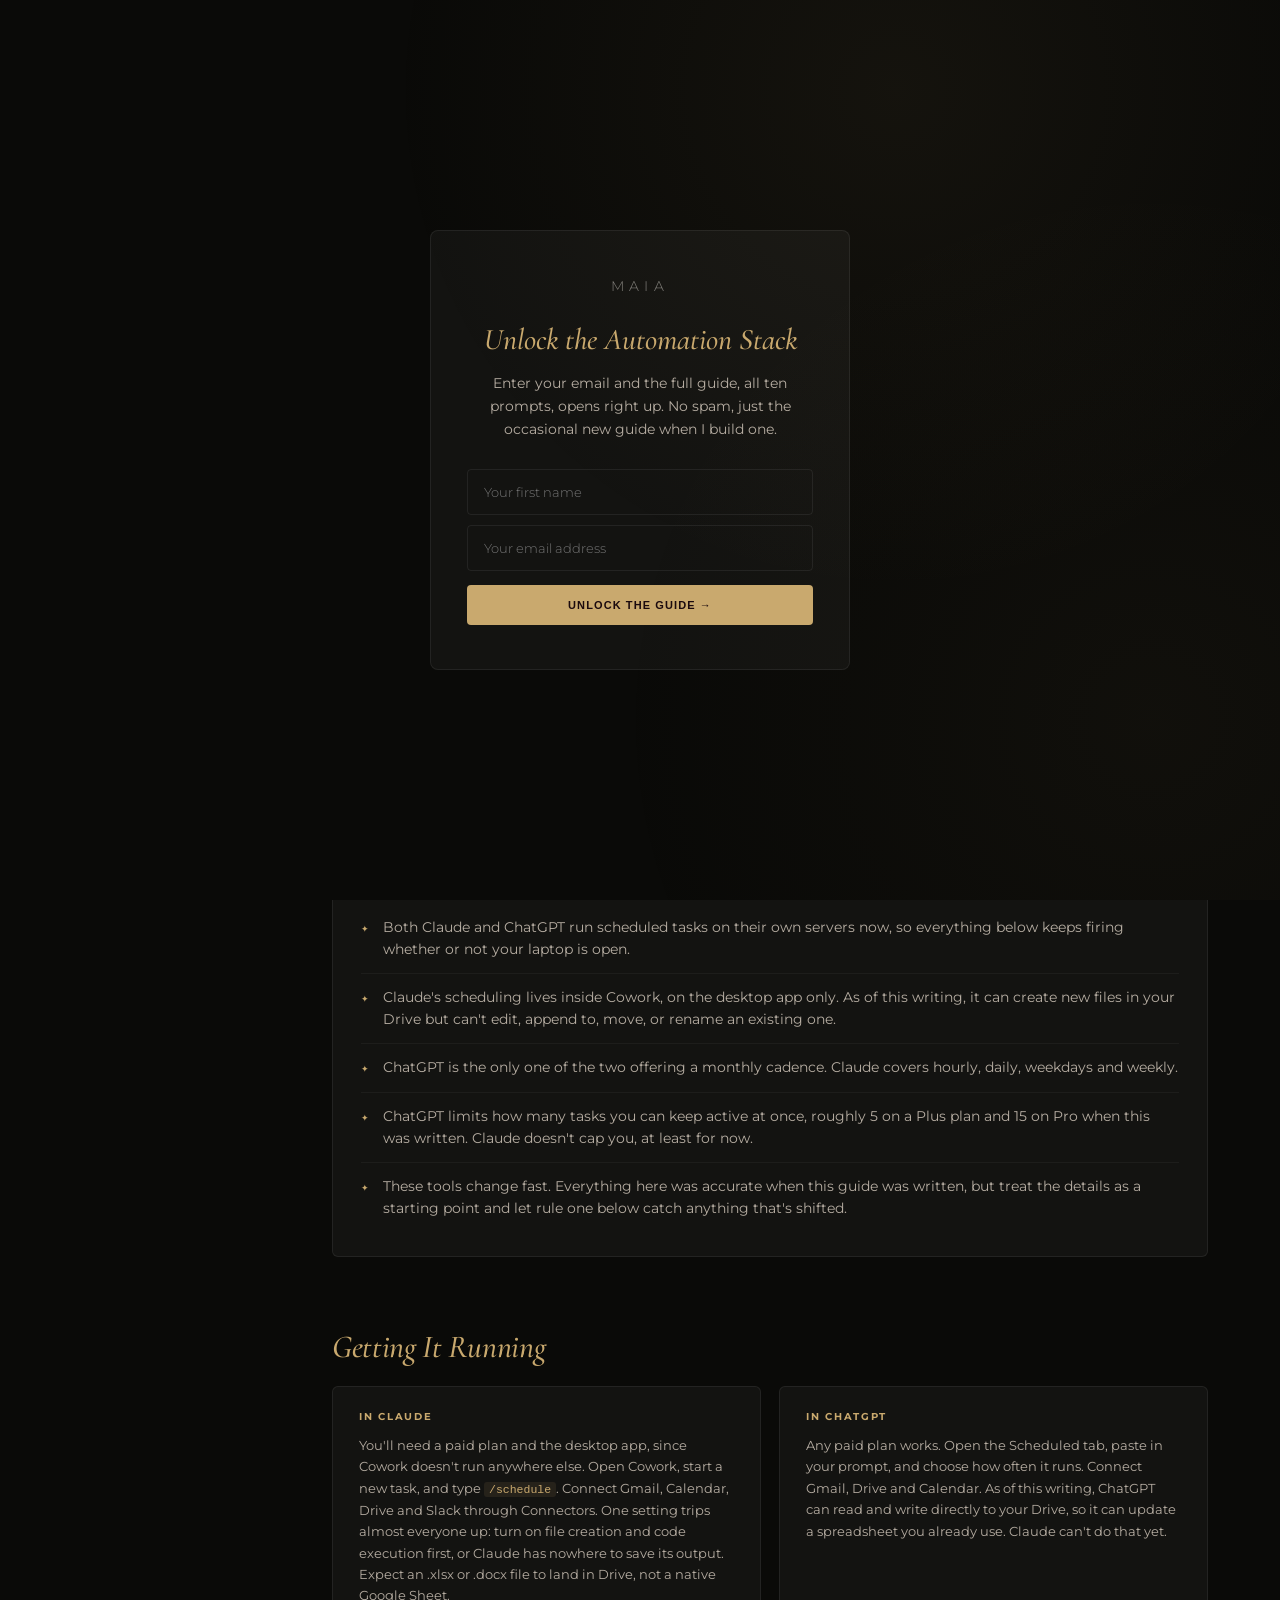
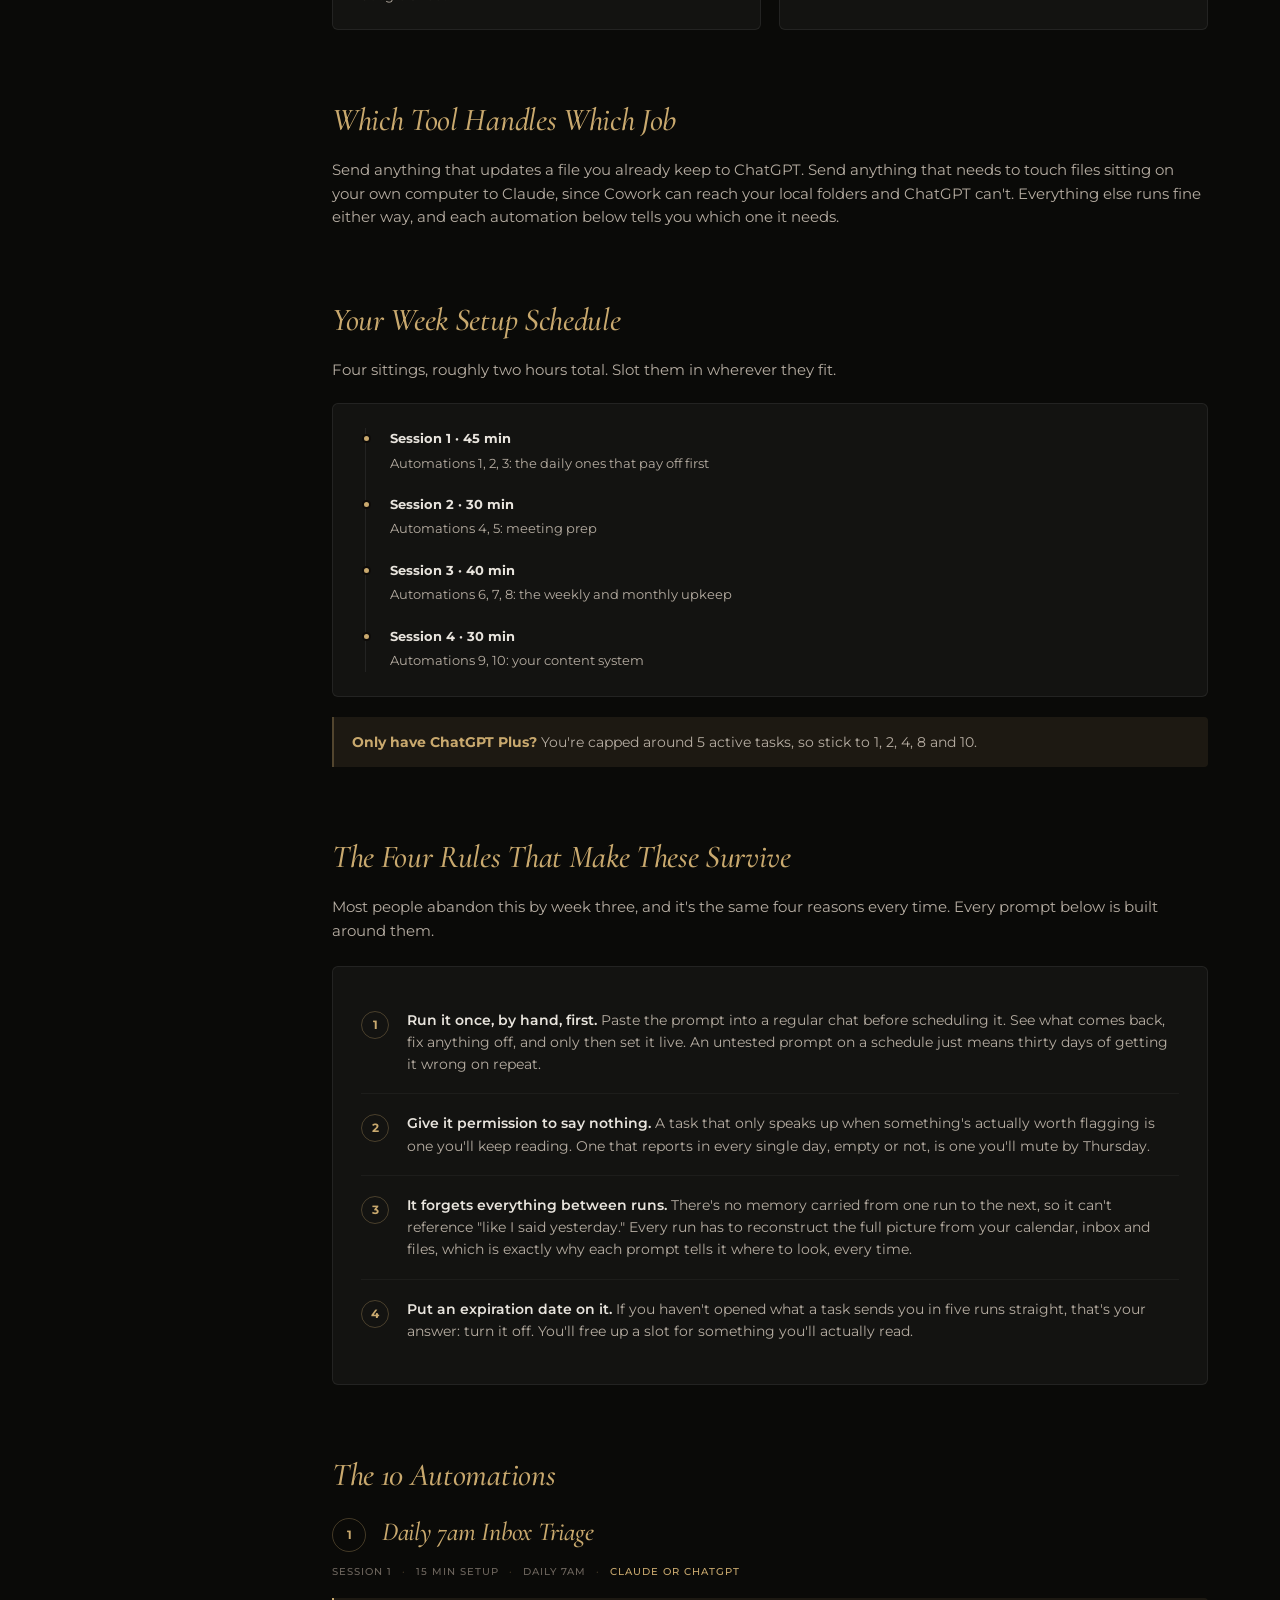
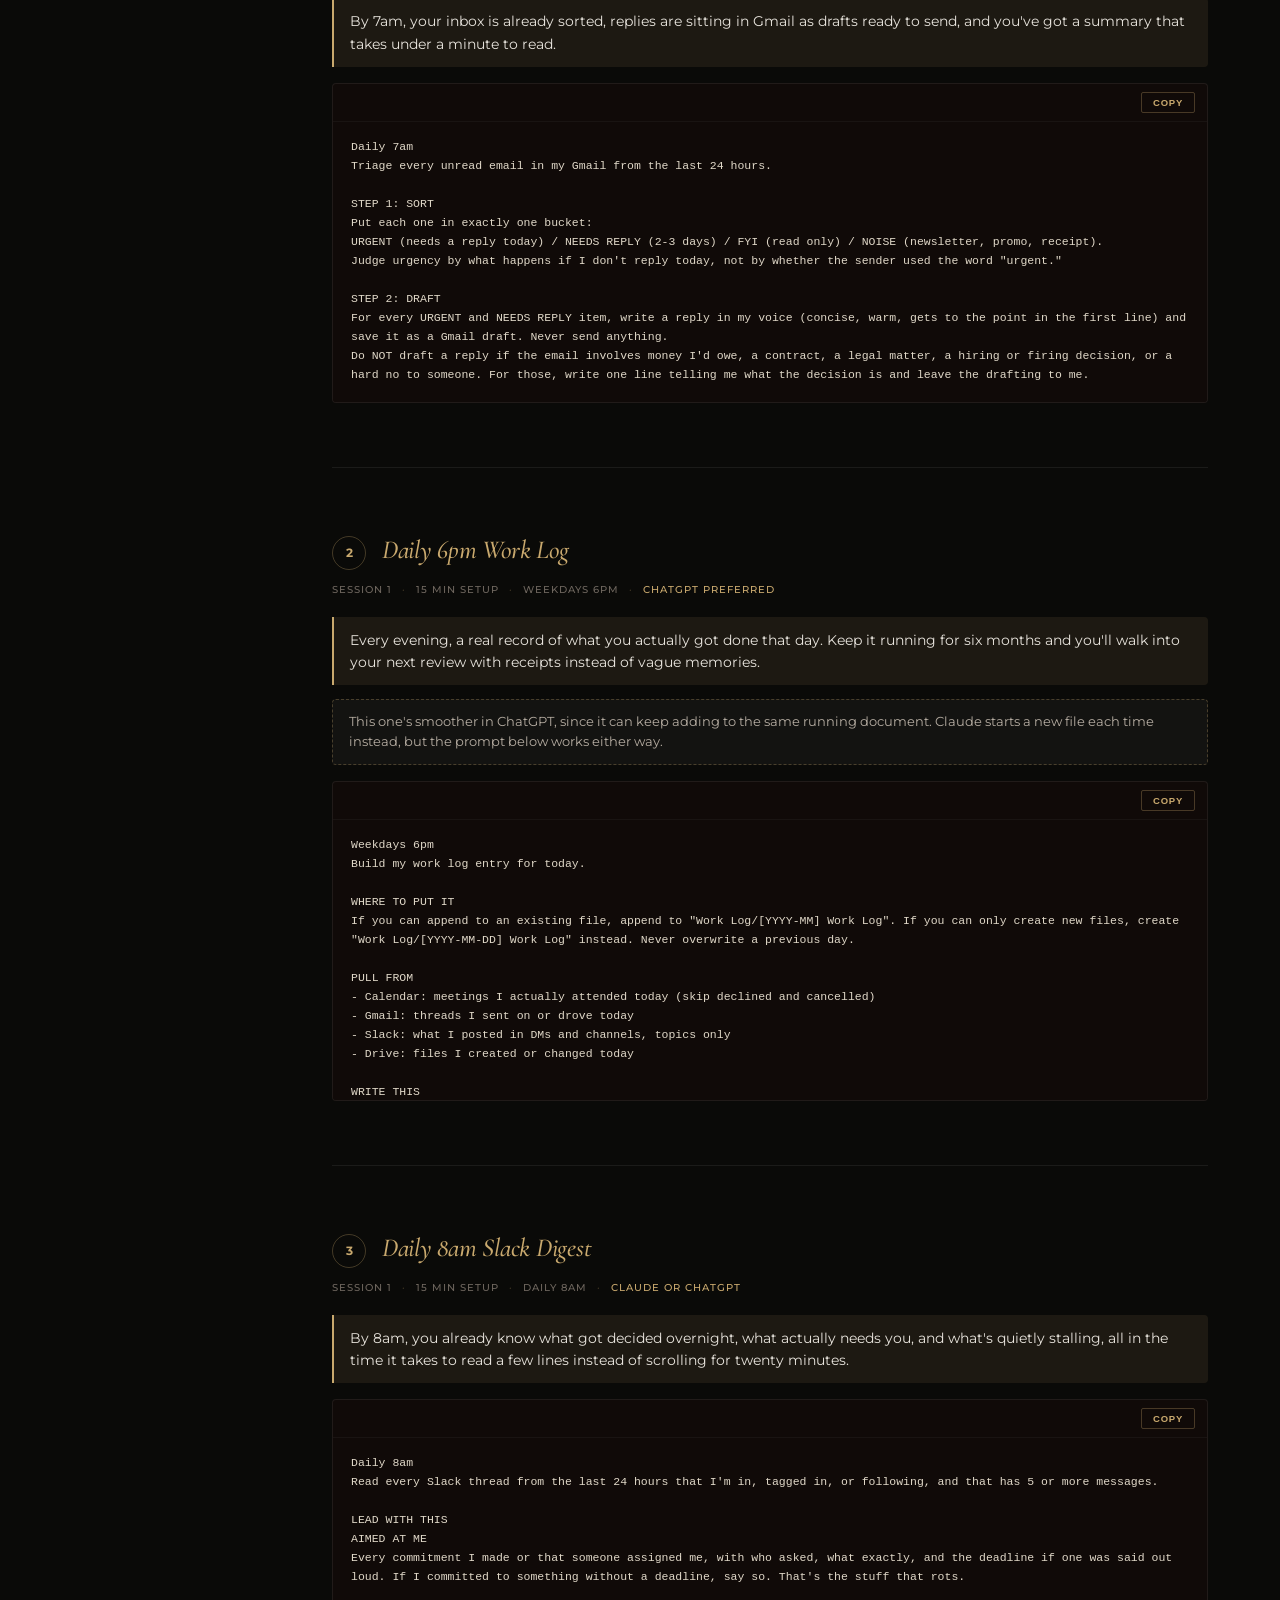
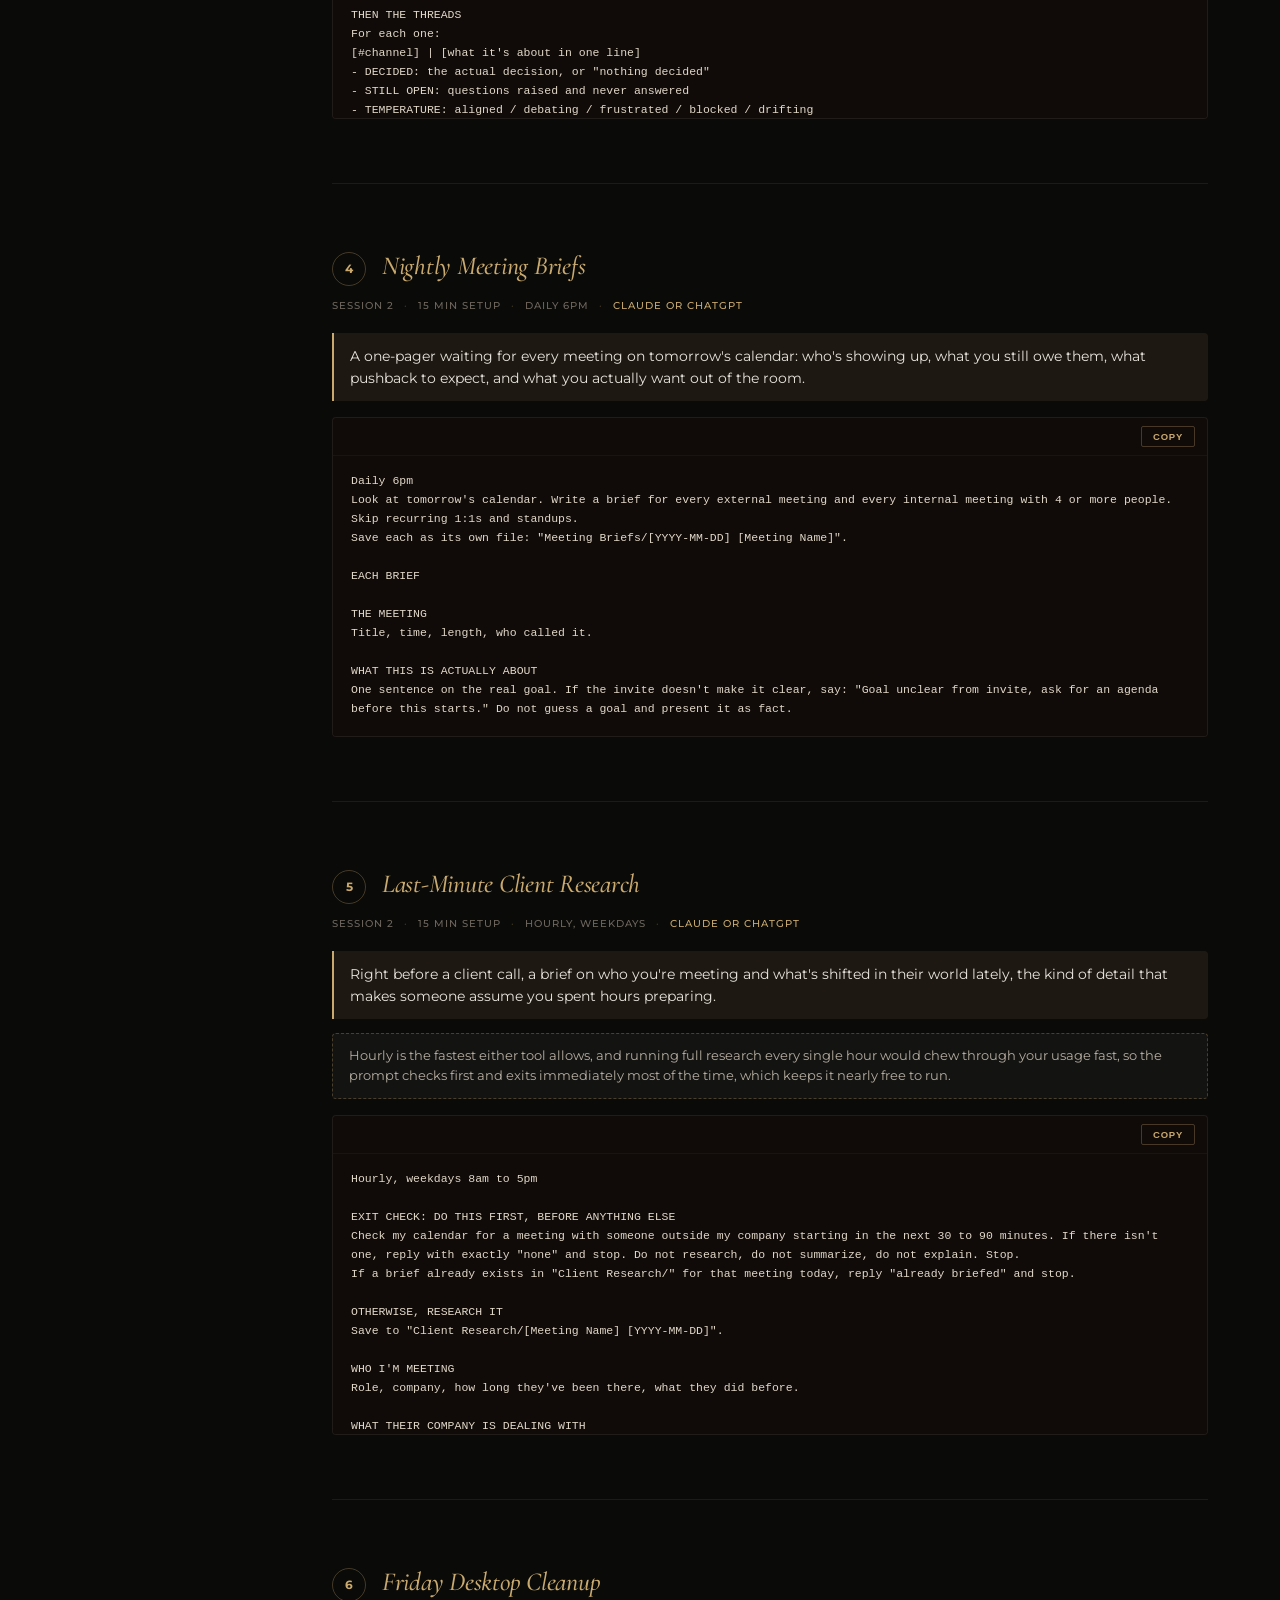
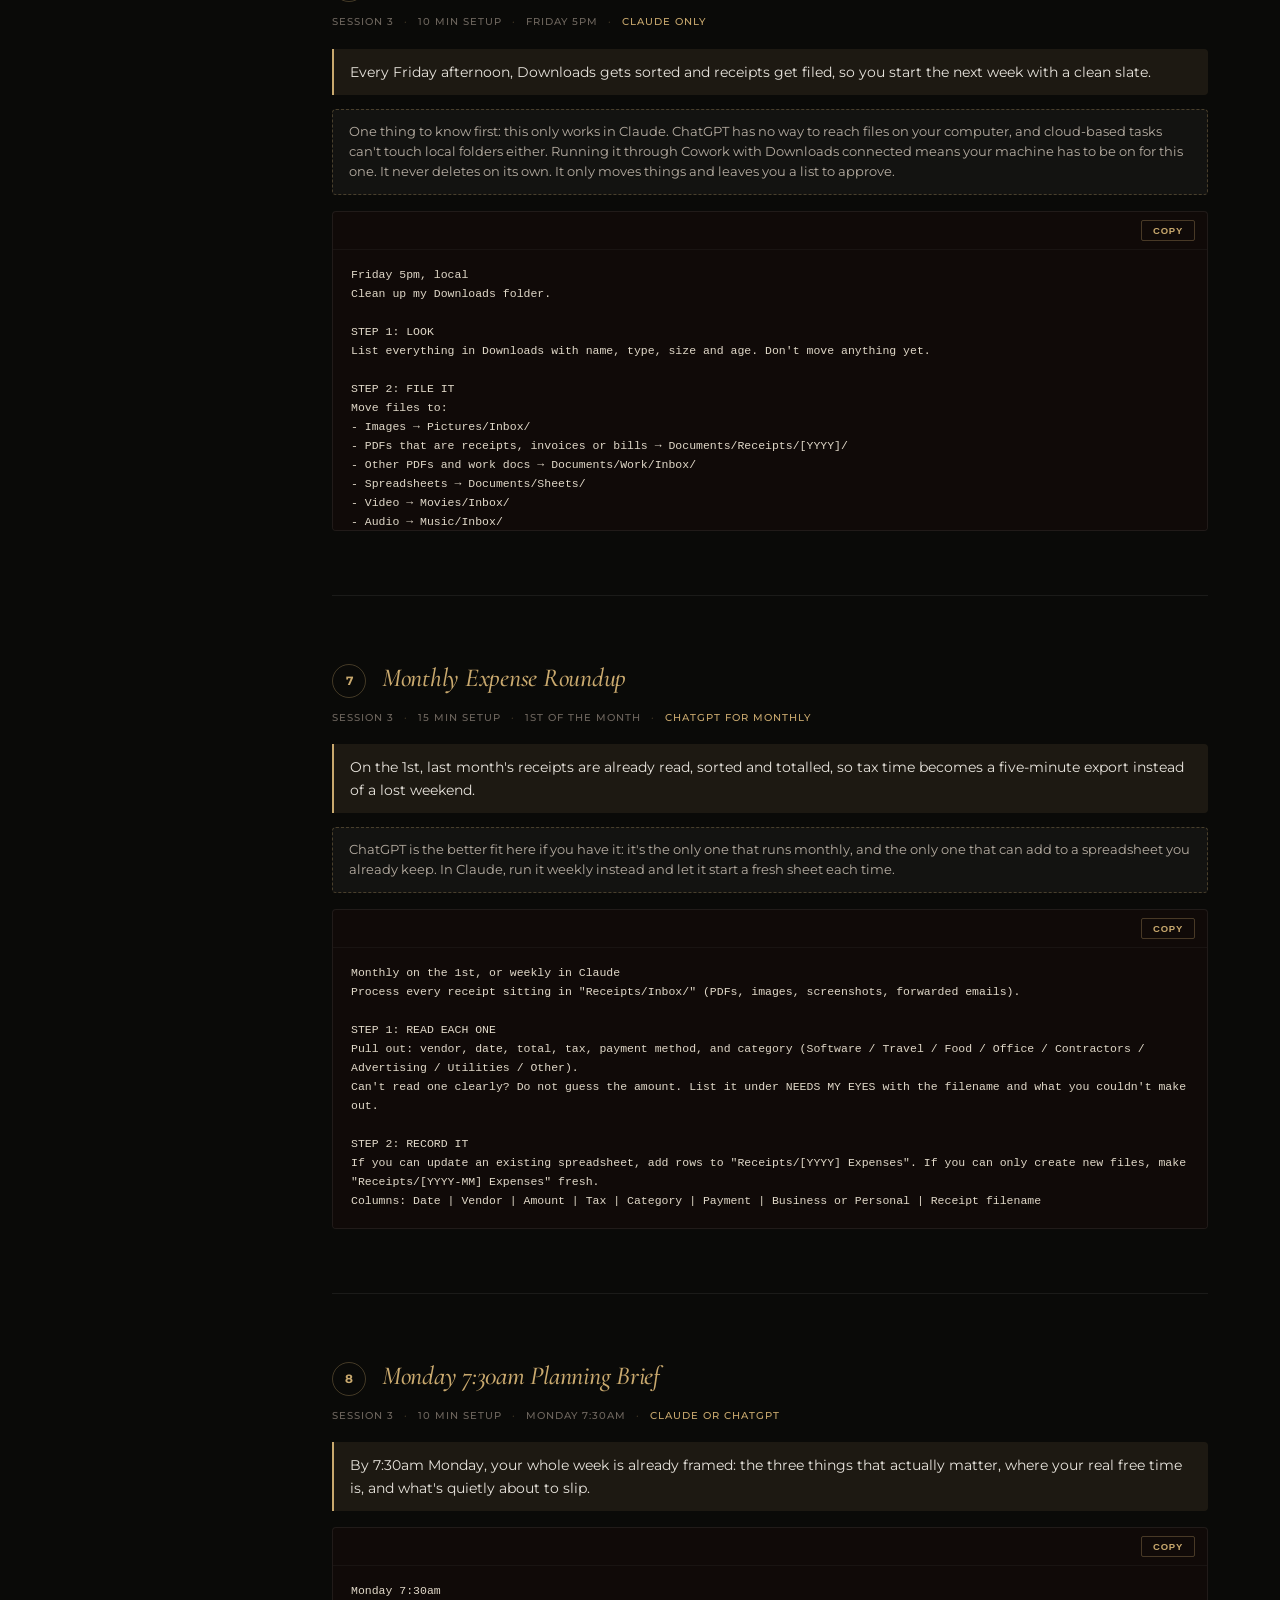
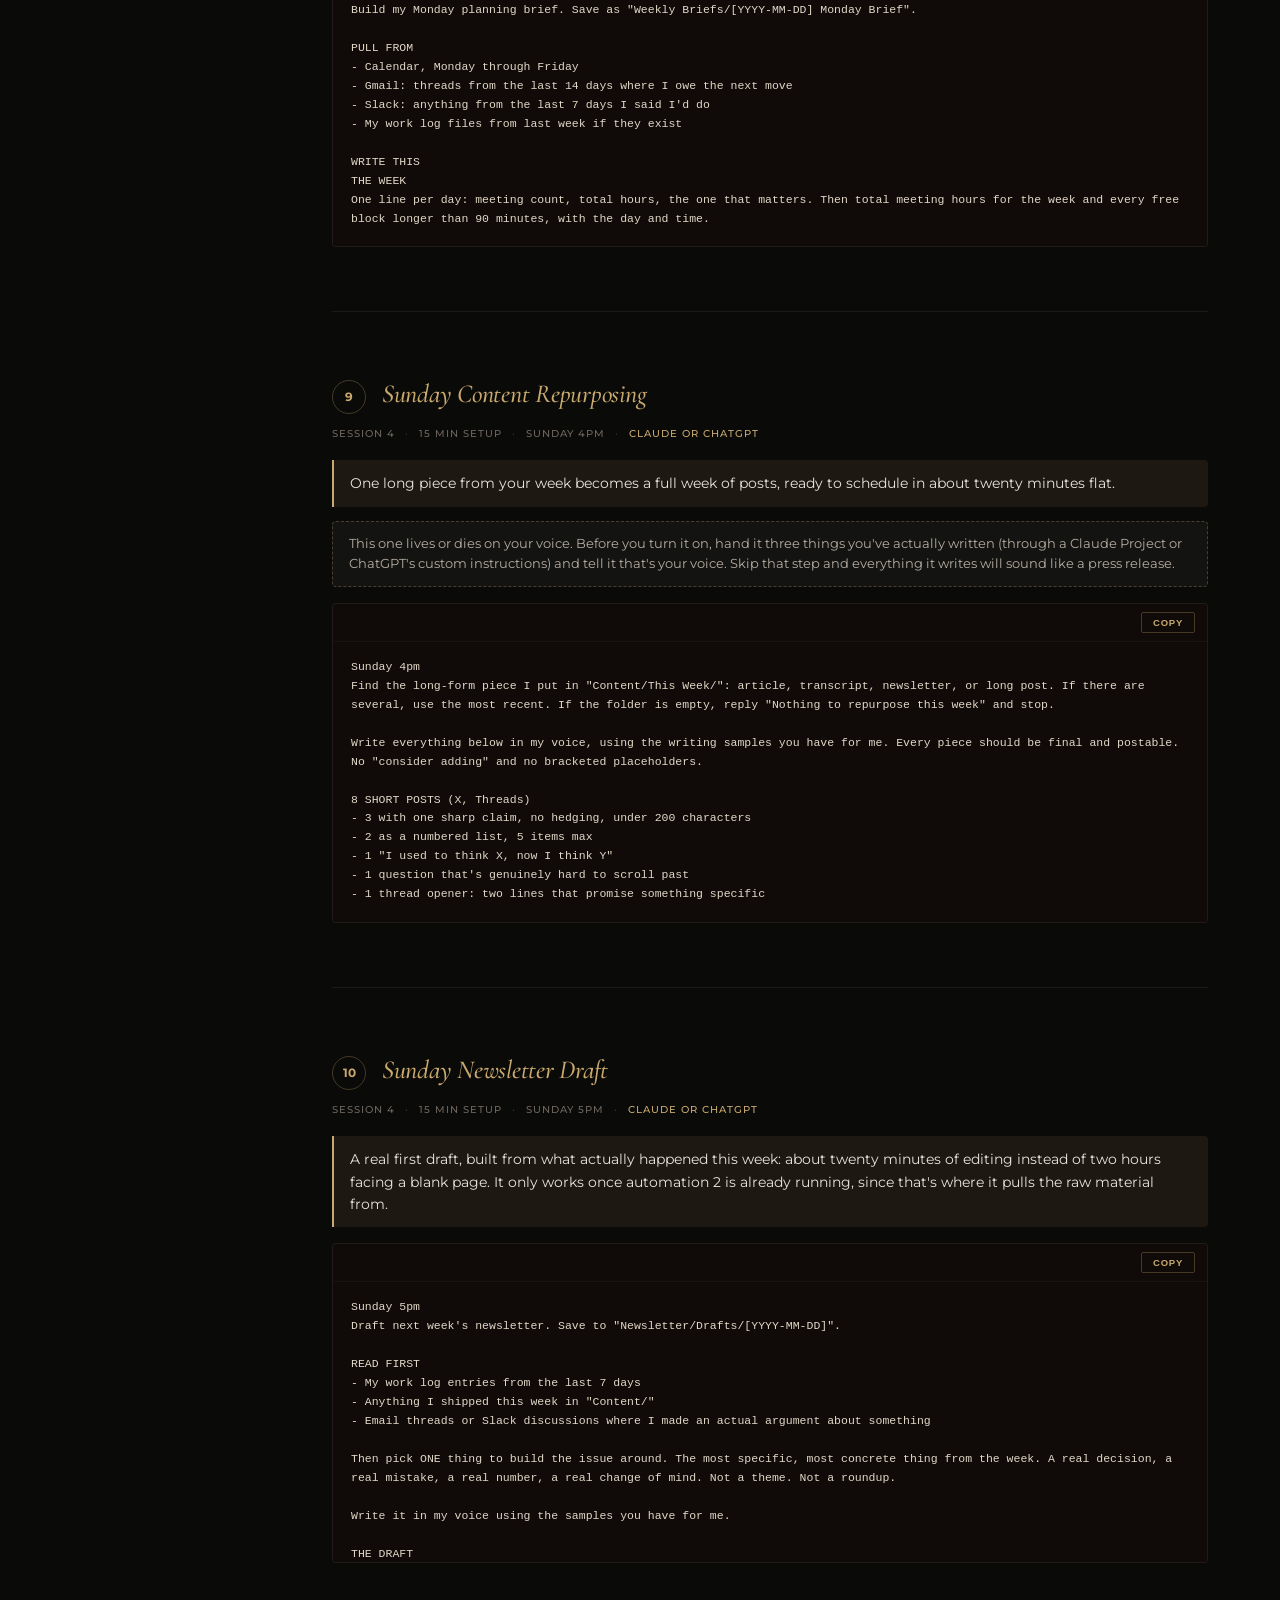
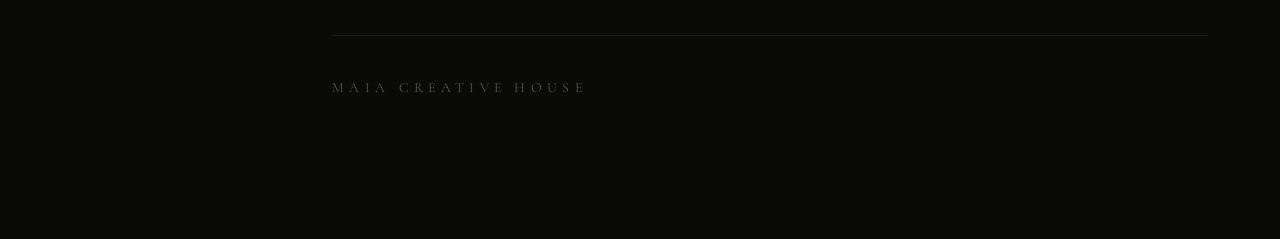
<file: automation-stack.html>
<!DOCTYPE html>
<html lang="en">
<head>
<meta charset="UTF-8">
<meta name="viewport" content="width=device-width, initial-scale=1.0">
<title>10 Things to Automate This Week · MAIA Creative House</title>
<link rel="icon" type="image/svg+xml" href="data:image/svg+xml,%3Csvg xmlns='http://www.w3.org/2000/svg' viewBox='0 0 32 32'%3E%3Crect width='32' height='32' rx='4' fill='%23170A0C'/%3E%3Ctext x='50%25' y='54%25' font-size='18' fill='%23c9a96e' text-anchor='middle' dominant-baseline='middle'%3E%E2%9C%A6%3C/text%3E%3C/svg%3E">
<link rel="preconnect" href="https://fonts.googleapis.com">
<link rel="preconnect" href="https://fonts.gstatic.com" crossorigin>
<link href="https://fonts.googleapis.com/css2?family=Cormorant+Garamond:ital,wght@0,300;0,500;0,600;1,300;1,400;1,500&family=Montserrat:wght@300;400;500;600;700;800&display=swap" rel="stylesheet">
<style>
:root{
  --bg:#0a0a08;
  --sb-bg:#0d0b09;
  --paper:rgba(255,255,255,.04);
  --line:rgba(255,255,255,.07);
  --ink:#e8e4dd;
  --ink-soft:#b6ada2;
  --ink-faint:#6e665e;
  --gold:#c9a96e;
  --gold-soft:rgba(201,169,110,.10);
  --gold-line:rgba(201,169,110,.30);
  --mono-bg:#100a08;
  --mono-ink:#e0d8c8;
  --good:#8ec19a;
}

*,*::before,*::after{box-sizing:border-box;}
html{scroll-behavior:smooth;}

body{
  margin:0;
  font-family:'Montserrat',-apple-system,BlinkMacSystemFont,'Segoe UI',Roboto,Helvetica,Arial,sans-serif;
  background:var(--bg);
  color:var(--ink);
  line-height:1.65;
  position:relative;
}

body::before{
  content:"";
  position:fixed;
  inset:0;
  z-index:-1;
  background:
    radial-gradient(circle at 70% 10%, rgba(201,169,110,.06), transparent 42%),
    radial-gradient(circle at 90% 80%, rgba(201,169,110,.04), transparent 40%);
  pointer-events:none;
}

/* ── SIDEBAR ───────────────────────────────────────────── */
.sidebar{
  position:fixed;
  top:0;left:0;
  width:260px;
  height:100vh;
  background:var(--sb-bg);
  border-right:1px solid var(--line);
  overflow-y:auto;
  z-index:100;
  scrollbar-width:none;
}
.sidebar::-webkit-scrollbar{display:none;}

.sb-brand{
  padding:28px 28px 24px;
  border-bottom:1px solid var(--line);
}
.sb-brand .mark{
  font-family:'Montserrat',sans-serif;
  font-weight:300;
  font-size:17px;
  letter-spacing:.38em;
  text-transform:uppercase;
  color:var(--ink);
}
.sb-brand .sub{
  font-size:9px;
  letter-spacing:.18em;
  text-transform:uppercase;
  color:var(--ink-faint);
  margin-top:6px;
  line-height:1.5;
}

.nav-group{padding:20px 0 4px;}
.nav-group-label{
  padding:0 28px 10px;
  font-size:9px;
  font-weight:700;
  letter-spacing:.22em;
  text-transform:uppercase;
  color:var(--gold);
  opacity:.65;
}
.nav-link{
  display:block;
  padding:7px 28px;
  font-size:12px;
  color:var(--ink-faint);
  text-decoration:none;
  border-left:2px solid transparent;
  transition:all .15s ease;
  letter-spacing:.01em;
  line-height:1.4;
}
.nav-link:hover{color:var(--ink-soft);border-left-color:rgba(201,169,110,.2);}
.nav-link.active{color:var(--ink);border-left-color:var(--gold);}

/* ── MAIN CONTENT ──────────────────────────────────────── */
.content{
  margin-left:260px;
  padding:0 72px 120px;
  max-width:1060px;
}

/* ── HERO ──────────────────────────────────────────────── */
.hero{
  padding:80px 0 72px;
  border-bottom:1px solid var(--line);
  margin-bottom:72px;
  text-align:center;
}
.hero-brand{
  font-family:'Cormorant Garamond',serif;
  font-weight:300;
  font-size:clamp(34px,4vw,52px);
  letter-spacing:.04em;
  color:var(--ink);
  margin-bottom:10px;
}
.hero-brand em{
  font-style:italic;
  font-weight:400;
  color:var(--gold);
}
.hero-kicker{
  font-size:9.5px;
  font-weight:600;
  letter-spacing:.28em;
  text-transform:uppercase;
  color:var(--ink-faint);
  margin-bottom:36px;
}
.hero-rule{
  width:44px;
  height:1px;
  background:var(--gold-line);
  margin:0 auto 36px;
}
.hero-title{
  font-family:'Cormorant Garamond',serif;
  font-weight:300;
  font-size:clamp(36px,5vw,60px);
  line-height:1.08;
  margin:0 0 24px;
  color:var(--ink);
  letter-spacing:-.01em;
}
.hero-title .num{
  font-family:'Montserrat',sans-serif;
  font-weight:300;
  color:var(--gold);
}
.hero-title em{
  font-style:italic;
  font-weight:500;
  color:var(--gold);
}
.hero-lede{
  font-size:15px;
  color:var(--ink-soft);
  max-width:560px;
  margin:0 auto 10px;
  line-height:1.75;
}
.byline{
  margin-top:36px;
  font-size:11.5px;
  letter-spacing:.04em;
  color:var(--ink-faint);
}
.byline b{color:var(--gold);font-weight:600;}

/* sec-label removed */

/* ── SECTIONS ──────────────────────────────────────────── */
section.block{
  margin-bottom:72px;
  scroll-margin-top:32px;
}

h2.sh{
  font-family:'Cormorant Garamond',serif;
  font-weight:500;
  font-style:italic;
  font-size:clamp(24px,2.8vw,32px);
  line-height:1.15;
  color:var(--gold);
  margin:0 0 20px;
  letter-spacing:-.01em;
}

p{color:var(--ink-soft);font-size:14.5px;margin:0 0 14px;}
p:last-child{margin-bottom:0;}

/* ── CONTENT BOX ───────────────────────────────────────── */
.content-box{
  background:var(--paper);
  border:1px solid var(--line);
  border-radius:6px;
  padding:24px 28px;
  margin-bottom:20px;
}

/* fine list */
.fine-list{margin:0;padding:0;list-style:none;}
.fine-list li{
  padding:13px 0;
  border-bottom:1px solid rgba(255,255,255,.04);
  font-size:13.5px;
  color:var(--ink-soft);
  display:flex;
  gap:14px;
  align-items:flex-start;
  line-height:1.6;
}
.fine-list li:last-child{border-bottom:none;}
.fine-list li::before{
  content:"✦";
  color:var(--gold);
  font-size:9px;
  flex:0 0 auto;
  margin-top:5px;
}

/* grid */
.grid2{display:grid;grid-template-columns:1fr 1fr;gap:18px;margin-bottom:20px;}
@media(max-width:680px){.grid2{grid-template-columns:1fr;}}

.card{
  background:var(--paper);
  border:1px solid var(--line);
  border-radius:6px;
  padding:22px 26px;
}
.card h4{
  margin:0 0 10px;
  font-size:9.5px;
  font-weight:700;
  letter-spacing:.18em;
  text-transform:uppercase;
  color:var(--gold);
}
.card p{font-size:13px;margin:0;}
.card code{
  background:var(--gold-soft);
  color:var(--gold);
  padding:1px 5px;
  border-radius:3px;
  font-size:11.5px;
}

.callout{
  background:var(--gold-soft);
  border-left:2px solid var(--gold-line);
  border-radius:0 4px 4px 0;
  padding:14px 18px;
  font-size:13.5px;
  color:var(--ink-soft);
  margin-bottom:16px;
}
.callout b{color:var(--gold);}

/* timeline */
.timeline{
  border-left:1px solid var(--line);
  padding-left:24px;
  margin-left:4px;
}
.tl-item{position:relative;padding-bottom:20px;}
.tl-item:last-child{padding-bottom:0;}
.tl-item::before{
  content:"";
  position:absolute;left:-28px;top:6px;
  width:9px;height:9px;border-radius:50%;
  background:var(--gold);
  border:2px solid var(--sb-bg);
}
.tl-item .tl-time{font-weight:700;font-size:13px;color:var(--ink);}
.tl-item .tl-desc{font-size:13px;color:var(--ink-soft);margin-top:3px;}

/* rules */
.rules-wrap{margin:0;}
.rule{
  display:flex;
  gap:18px;
  padding:18px 0;
  border-bottom:1px solid rgba(255,255,255,.04);
}
.rule:last-child{border-bottom:none;}
.rule .rn{
  flex:0 0 auto;
  width:28px;height:28px;
  border-radius:50%;
  border:1px solid var(--gold-line);
  color:var(--gold);
  display:flex;align-items:center;justify-content:center;
  font-size:12px;font-weight:700;
  margin-top:2px;
}
.rule p{margin:0;font-size:13.5px;line-height:1.65;}
.rule b{color:var(--ink);font-weight:600;}

/* ── AUTOMATION CARDS ──────────────────────────────────── */
.auto-card{
  scroll-margin-top:32px;
  margin-bottom:64px;
  padding-bottom:64px;
  border-bottom:1px solid var(--line);
}
.auto-card:last-child{border-bottom:none;margin-bottom:0;padding-bottom:0;}

.auto-head{
  display:flex;
  align-items:flex-start;
  gap:16px;
  margin-bottom:12px;
}
.auto-index{
  flex:0 0 auto;
  width:34px;height:34px;
  border-radius:50%;
  border:1px solid var(--gold-line);
  color:var(--gold);
  display:flex;align-items:center;justify-content:center;
  font-size:12px;font-weight:700;
  margin-top:4px;
}
.auto-head h3{
  margin:2px 0 0;
  font-family:'Cormorant Garamond',serif;
  font-weight:500;
  font-style:italic;
  font-size:clamp(20px,2.2vw,26px);
  letter-spacing:-.01em;
  color:var(--gold);
  line-height:1.2;
}

.tags{display:flex;flex-wrap:wrap;gap:0;margin:12px 0 18px;}
.tag{
  font-size:10px;font-weight:500;
  letter-spacing:.1em;
  text-transform:uppercase;
  color:var(--ink-faint);
}
.tag+.tag::before{content:"·";margin:0 10px;color:var(--gold-line);}
.tag.tool{color:var(--gold);}

.lands{
  font-size:13.5px;
  color:var(--ink);
  background:var(--gold-soft);
  border-left:2px solid var(--gold);
  padding:12px 16px;
  border-radius:0 4px 4px 0;
  margin-bottom:14px;
  line-height:1.65;
}

.note{
  font-size:12.5px;
  color:var(--ink-soft);
  background:var(--paper);
  border:1px dashed var(--gold-line);
  border-radius:4px;
  padding:12px 16px;
  margin-bottom:14px;
  line-height:1.6;
}

.prompt-wrap{
  margin-top:16px;
  background:var(--mono-bg);
  border:1px solid var(--line);
  border-radius:4px;
  overflow:hidden;
}
.prompt-label{
  display:flex;
  justify-content:flex-end;
  align-items:center;
  padding:8px 12px;
  border-bottom:1px solid rgba(255,255,255,.04);
}
.copy-btn{
  font-size:9.5px;font-weight:600;
  letter-spacing:.08em;text-transform:uppercase;
  background:transparent;
  color:var(--gold);
  border:1px solid var(--gold-line);
  padding:4px 11px;
  border-radius:2px;
  cursor:pointer;
  transition:all .15s ease;
}
.copy-btn:hover{background:var(--gold);color:#1b0a0e;border-color:var(--gold);}
.copy-btn.copied{background:var(--good);border-color:var(--good);color:#12241a;}

pre.prompt{
  background:var(--mono-bg);
  color:var(--mono-ink);
  border:none;
  border-radius:0;
  padding:16px 18px;
  font-family:ui-monospace,SFMono-Regular,Menlo,Consolas,monospace;
  font-size:11.5px;
  line-height:1.65;
  white-space:pre-wrap;
  word-break:break-word;
  max-height:280px;
  overflow-y:auto;
  margin:0;
}
pre.prompt::-webkit-scrollbar{width:4px;}
pre.prompt::-webkit-scrollbar-thumb{background:rgba(255,255,255,.08);border-radius:4px;}

/* ── FOOTER ────────────────────────────────────────────── */
footer{
  padding:40px 0 20px;
  border-top:1px solid var(--line);
  margin-top:40px;
}
.footer-mark{
  font-family:'Cormorant Garamond',serif;
  font-weight:300;
  font-size:14px;
  letter-spacing:.38em;
  text-transform:uppercase;
  color:var(--ink);
  opacity:.4;
}

/* ── BOTTOM BAR ────────────────────────────────────────── */
.bottom-bar{
  position:fixed;
  bottom:0;left:0;right:0;
  background:rgba(10,10,8,0.95);
  backdrop-filter:blur(12px);
  -webkit-backdrop-filter:blur(12px);
  border-top:0.5px solid rgba(201,169,110,0.15);
  padding:12px 24px;
  display:flex;
  align-items:center;
  justify-content:center;
  gap:16px;
  z-index:200;
}
.bottom-bar span{
  font-size:12px;
  color:var(--ink-soft);
  letter-spacing:1px;
}
.save-btn{
  font-family:'Montserrat',sans-serif;
  font-size:11px;
  font-weight:500;
  letter-spacing:2px;
  text-transform:uppercase;
  background:var(--gold);
  color:var(--bg);
  border:none;
  padding:10px 28px;
  cursor:pointer;
  transition:all 0.3s;
}
.save-btn:hover{background:#e8d5b0;}

/* ── RESPONSIVE ────────────────────────────────────────── */
@media(max-width:860px){
  .sidebar{display:none;}
  .content{margin-left:0;padding:0 24px 100px;}
  .hero{padding:60px 0 56px;}
}

/* ── PRINT ─────────────────────────────────────────────── */
@media print{
  .sidebar,.bottom-bar,.copy-btn{display:none;}
  .content{margin-left:0;padding:0 32px 40px;}
  pre.prompt{max-height:none;overflow:visible;}
  .auto-card{break-inside:avoid;}
  body::before{display:none;}
}
.gate-overlay{
  position:fixed;inset:0;z-index:500;
  background:var(--bg);
  display:flex;align-items:center;justify-content:center;
  padding:24px;
}
.gate-overlay.hidden{display:none;}
.gate-overlay::before{
  content:"";
  position:fixed;inset:0;z-index:-1;
  background:
    radial-gradient(circle at 70% 10%, rgba(201,169,110,.06), transparent 42%),
    radial-gradient(circle at 90% 80%, rgba(201,169,110,.04), transparent 40%);
  pointer-events:none;
}
.gate-box{
  max-width:420px;width:100%;
  text-align:center;
  background:var(--paper);
  border:1px solid var(--line);
  border-radius:8px;
  padding:44px 36px;
}
.gate-mark{
  font-family:'Montserrat',sans-serif;font-weight:300;font-size:14px;
  letter-spacing:.38em;text-transform:uppercase;color:var(--ink);opacity:.5;
  margin-bottom:24px;
}
.gate-title{
  font-family:'Cormorant Garamond',serif;font-weight:500;font-style:italic;
  font-size:clamp(24px,3vw,30px);color:var(--gold);margin:0 0 14px;line-height:1.2;
}
.gate-desc{font-size:13.5px;color:var(--ink-soft);line-height:1.7;margin-bottom:28px;}
.gate-form{display:flex;flex-direction:column;gap:10px;}
.gate-input{
  width:100%;padding:14px 16px;background:transparent;
  border:1px solid var(--line);border-radius:4px;
  color:var(--ink);font-family:'Montserrat',sans-serif;font-size:13px;font-weight:300;
  outline:none;
}
.gate-input:focus{border-color:var(--gold-line);}
.gate-btn{
  margin-top:4px;padding:14px 16px;
  background:var(--gold);color:#1b0a0e;
  border:none;border-radius:4px;
  font-size:11px;font-weight:700;letter-spacing:.1em;text-transform:uppercase;
  cursor:pointer;transition:background .15s ease;
}
.gate-btn:hover{background:#d8bb85;}
.gate-btn:disabled{opacity:.6;cursor:default;}
.gate-msg{margin-top:16px;font-size:11.5px;color:var(--ink-faint);display:none;}
.gate-msg.show{display:block;}
</style>
</head>
<body>

<!-- ── EMAIL GATE: blocks direct-link access, not just the homepage funnel ── -->
<div class="gate-overlay" id="gate-overlay">
  <div class="gate-box">
    <div class="gate-mark">MAIA</div>
    <h2 class="gate-title">Unlock the Automation Stack</h2>
    <p class="gate-desc">Enter your email and the full guide, all ten prompts, opens right up. No spam, just the occasional new guide when I build one.</p>
    <form class="gate-form" id="gate-form">
      <input type="text" name="name" class="gate-input" placeholder="Your first name" required>
      <input type="email" name="email" class="gate-input" placeholder="Your email address" required>
      <button type="submit" class="gate-btn">Unlock the Guide →</button>
    </form>
    <p class="gate-msg" id="gate-msg"></p>
  </div>
</div>
<script>
(function(){
  var UNLOCK_KEY = 'automationStackUnlocked';
  var overlay = document.getElementById('gate-overlay');
  if(localStorage.getItem(UNLOCK_KEY) === 'true'){
    overlay.classList.add('hidden');
  } else {
    document.body.style.overflow = 'hidden';
  }
  var form = document.getElementById('gate-form');
  form.addEventListener('submit', function(e){
    e.preventDefault();
    var btn = form.querySelector('button[type="submit"]');
    var msg = document.getElementById('gate-msg');
    btn.disabled = true;
    btn.textContent = 'Unlocking...';
    var params = new URLSearchParams(location.search);
    fetch('https://formspree.io/f/maqlodng', {
      method:'POST',
      headers:{'Accept':'application/json','Content-Type':'application/json'},
      body: JSON.stringify({
        name: form.name.value,
        email: form.email.value,
        _subject: 'Download: The Weekly Automation Stack',
        source: 'automation-stack-direct',
        utm_source: params.get('utm_source') || 'direct',
        utm_medium: params.get('utm_medium') || '',
        utm_campaign: params.get('utm_campaign') || '',
        utm_content: params.get('utm_content') || ''
      })
    }).then(function(r){
      if(r.ok){
        localStorage.setItem(UNLOCK_KEY, 'true');
        overlay.classList.add('hidden');
        document.body.style.overflow = '';
      } else {
        msg.textContent = 'Something went wrong. Please try again.';
        msg.classList.add('show');
        btn.disabled = false;
        btn.textContent = 'Unlock the Guide →';
      }
    }).catch(function(){
      msg.textContent = 'Something went wrong. Please try again.';
      msg.classList.add('show');
      btn.disabled = false;
      btn.textContent = 'Unlock the Guide →';
    });
  });
})();
</script>

<!-- ── SIDEBAR ── -->
<aside class="sidebar" id="sidebar">
  <div class="sb-brand">
    <div class="mark">MAIA</div>
    <div class="sub">10 Things to Automate</div>
  </div>
  <nav>
    <div class="nav-group">
      <div class="nav-group-label">Start Here</div>
      <a href="#before-you-start" class="nav-link">Before You Start</a>
      <a href="#setup" class="nav-link">Setup Guide</a>
      <a href="#which-tool" class="nav-link">Which Tool</a>
      <a href="#schedule" class="nav-link">Week Setup</a>
      <a href="#rules" class="nav-link">The Four Rules</a>
    </div>
    <div class="nav-group">
      <div class="nav-group-label">The Automations</div>
      <div id="nav-autos"></div>
    </div>
  </nav>
</aside>

<!-- ── CONTENT ── -->
<div class="content">

  <header class="hero">
    <div class="hero-brand">MAIA <em>Creative House</em></div>
    <div class="hero-kicker">A Weekly System, Built Once</div>
    <div class="hero-rule"></div>
    <h1 class="hero-title"><span class="num">10</span> Things to <em>Automate</em> This Week</h1>
    <p class="hero-lede">Ten scheduled automations, each with a prompt you can paste in and go. Pick Claude or ChatGPT, whichever one you already pay for, and let the setup run itself once Monday hits.</p>
    <p class="hero-lede" style="font-size:13px;opacity:.75;">This isn't a list of ideas to think about later. It's the order to build them in, the prompts written out in full, and a straight answer on what each tool can and can't do yet. Both platforms now run scheduled tasks on their own servers, so once these are on, they keep running even after you shut your laptop.</p>
    <div class="byline">By <b>Güneş Ferah Yıldızoğlu</b></div>
  </header>

  <main>

    <div class="callout"><b>New to this?</b> Set up automation 1 and stop there. Let it run for a week, and once checking it feels like a habit, come back for the rest. Ten at once is how people quit by week two. One at a time is how these stick.</div>

    <section class="block" id="before-you-start">
<h2 class="sh">A Few Things Worth Knowing</h2>
      <div class="content-box">
        <ul class="fine-list">
          <li>Both Claude and ChatGPT run scheduled tasks on their own servers now, so everything below keeps firing whether or not your laptop is open.</li>
          <li>Claude's scheduling lives inside Cowork, on the desktop app only. As of this writing, it can create new files in your Drive but can't edit, append to, move, or rename an existing one.</li>
          <li>ChatGPT is the only one of the two offering a monthly cadence. Claude covers hourly, daily, weekdays and weekly.</li>
          <li>ChatGPT limits how many tasks you can keep active at once, roughly 5 on a Plus plan and 15 on Pro when this was written. Claude doesn't cap you, at least for now.</li>
          <li>These tools change fast. Everything here was accurate when this guide was written, but treat the details as a starting point and let rule one below catch anything that's shifted.</li>
        </ul>
      </div>
    </section>

    <section class="block" id="setup">
<h2 class="sh">Getting It Running</h2>
      <div class="grid2">
        <div class="card">
          <h4>In Claude</h4>
          <p>You'll need a paid plan and the desktop app, since Cowork doesn't run anywhere else. Open Cowork, start a new task, and type <code>/schedule</code>. Connect Gmail, Calendar, Drive and Slack through Connectors. One setting trips almost everyone up: turn on file creation and code execution first, or Claude has nowhere to save its output. Expect an .xlsx or .docx file to land in Drive, not a native Google Sheet.</p>
        </div>
        <div class="card">
          <h4>In ChatGPT</h4>
          <p>Any paid plan works. Open the Scheduled tab, paste in your prompt, and choose how often it runs. Connect Gmail, Drive and Calendar. As of this writing, ChatGPT can read and write directly to your Drive, so it can update a spreadsheet you already use. Claude can't do that yet.</p>
        </div>
      </div>
    </section>

    <section class="block" id="which-tool">
<h2 class="sh">Which Tool Handles Which Job</h2>
      <p>Send anything that updates a file you already keep to ChatGPT. Send anything that needs to touch files sitting on your own computer to Claude, since Cowork can reach your local folders and ChatGPT can't. Everything else runs fine either way, and each automation below tells you which one it needs.</p>
    </section>

    <section class="block" id="schedule">
<h2 class="sh">Your Week Setup Schedule</h2>
      <p style="margin-bottom:20px;">Four sittings, roughly two hours total. Slot them in wherever they fit.</p>
      <div class="content-box">
        <div class="timeline">
          <div class="tl-item"><div class="tl-time">Session 1 · 45 min</div><div class="tl-desc">Automations 1, 2, 3: the daily ones that pay off first</div></div>
          <div class="tl-item"><div class="tl-time">Session 2 · 30 min</div><div class="tl-desc">Automations 4, 5: meeting prep</div></div>
          <div class="tl-item"><div class="tl-time">Session 3 · 40 min</div><div class="tl-desc">Automations 6, 7, 8: the weekly and monthly upkeep</div></div>
          <div class="tl-item"><div class="tl-time">Session 4 · 30 min</div><div class="tl-desc">Automations 9, 10: your content system</div></div>
        </div>
      </div>
      <div class="callout" style="margin-top:16px;"><b>Only have ChatGPT Plus?</b> You're capped around 5 active tasks, so stick to 1, 2, 4, 8 and 10.</div>
    </section>

    <section class="block" id="rules">
<h2 class="sh">The Four Rules That Make These Survive</h2>
      <p style="margin-bottom:22px;">Most people abandon this by week three, and it's the same four reasons every time. Every prompt below is built around them.</p>
      <div class="content-box">
        <div class="rules-wrap">
          <div class="rule"><div class="rn">1</div><p><b>Run it once, by hand, first.</b> Paste the prompt into a regular chat before scheduling it. See what comes back, fix anything off, and only then set it live. An untested prompt on a schedule just means thirty days of getting it wrong on repeat.</p></div>
          <div class="rule"><div class="rn">2</div><p><b>Give it permission to say nothing.</b> A task that only speaks up when something's actually worth flagging is one you'll keep reading. One that reports in every single day, empty or not, is one you'll mute by Thursday.</p></div>
          <div class="rule"><div class="rn">3</div><p><b>It forgets everything between runs.</b> There's no memory carried from one run to the next, so it can't reference "like I said yesterday." Every run has to reconstruct the full picture from your calendar, inbox and files, which is exactly why each prompt tells it where to look, every time.</p></div>
          <div class="rule"><div class="rn">4</div><p><b>Put an expiration date on it.</b> If you haven't opened what a task sends you in five runs straight, that's your answer: turn it off. You'll free up a slot for something you'll actually read.</p></div>
        </div>
      </div>
    </section>

    <section class="block" id="automations">
<h2 class="sh">The 10 Automations</h2>
      <div id="auto-list"></div>
    </section>

  </main>

  <footer>
    <div class="footer-mark">Maia Creative House</div>
  </footer>

</div>

<!-- ── BOTTOM BAR ── -->
<div class="bottom-bar">
  <span>Keep this guide forever</span>
  <button class="save-btn" onclick="window.print()">Save as PDF</button>
</div>

<script>
function escapeHtml(str){
  return str.replace(/&/g,'&amp;').replace(/</g,'&lt;').replace(/>/g,'&gt;');
}

const AUTOMATIONS = [
{
  id:1,
  title:"Daily 7am Inbox Triage",
  day:"Session 1", setup:"15 min setup", cadence:"Daily 7am", tool:"Claude or ChatGPT",
  lands:"By 7am, your inbox is already sorted, replies are sitting in Gmail as drafts ready to send, and you've got a summary that takes under a minute to read.",
  prompt:`Daily 7am
Triage every unread email in my Gmail from the last 24 hours.

STEP 1: SORT
Put each one in exactly one bucket:
URGENT (needs a reply today) / NEEDS REPLY (2-3 days) / FYI (read only) / NOISE (newsletter, promo, receipt).
Judge urgency by what happens if I don't reply today, not by whether the sender used the word "urgent."

STEP 2: DRAFT
For every URGENT and NEEDS REPLY item, write a reply in my voice (concise, warm, gets to the point in the first line) and save it as a Gmail draft. Never send anything.
Do NOT draft a reply if the email involves money I'd owe, a contract, a legal matter, a hiring or firing decision, or a hard no to someone. For those, write one line telling me what the decision is and leave the drafting to me.

STEP 3: REPORT
Give me this, and keep the whole thing readable in 60 seconds:

URGENT TODAY
- [Sender] | [subject] | [why it's actually urgent] | draft ready: yes/no

NEEDS REPLY
- [Sender] | [subject] | draft ready: yes/no

WAITING ON ME
Threads where I'm the bottleneck, oldest first, with how many days it's been. This section matters more than the rest.

BY THE NUMBERS
Total unread, urgent, needs reply, noise.

RULES
- If nothing is urgent and nothing needs a reply, respond with only: "Inbox is clear. [X] items of noise." Nothing else.
- Never invent context you don't have. If you can't tell why something matters, say "unclear, flagging."
- Before you deliver, reread your URGENT list and remove anything that would still be fine if I got to it tomorrow. Be strict. A list of eight urgent things is a list of zero urgent things.`
},
{
  id:2,
  title:"Daily 6pm Work Log",
  day:"Session 1", setup:"15 min setup", cadence:"Weekdays 6pm", tool:"ChatGPT preferred",
  lands:"Every evening, a real record of what you actually got done that day. Keep it running for six months and you'll walk into your next review with receipts instead of vague memories.",
  note:"This one's smoother in ChatGPT, since it can keep adding to the same running document. Claude starts a new file each time instead, but the prompt below works either way.",
  prompt:`Weekdays 6pm
Build my work log entry for today.

WHERE TO PUT IT
If you can append to an existing file, append to "Work Log/[YYYY-MM] Work Log". If you can only create new files, create "Work Log/[YYYY-MM-DD] Work Log" instead. Never overwrite a previous day.

PULL FROM
- Calendar: meetings I actually attended today (skip declined and cancelled)
- Gmail: threads I sent on or drove today
- Slack: what I posted in DMs and channels, topics only
- Drive: files I created or changed today

WRITE THIS
[YYYY-MM-DD] · [Day]

WHAT I SHIPPED
3 to 5 bullets. Specific, past tense, with the thing named. "Sent the Q3 proposal to Acme" not "worked on Acme stuff." If you can't name the deliverable, it doesn't go in this section.

WHERE MY TIME WENT
Meeting hours vs focused work hours vs reactive time. One line. Don't editorialize.

STILL IN PROGRESS
Half-finished things still on my plate.

BLOCKED, AND ON WHO
Only things where someone else owes me something. Name them and how long it's been.

TOMORROW'S TOP 3
The three things to attack first. Be opinionated, don't just list what's on the calendar.

WORTH REMEMBERING
One decision, quote, insight or moment from today. The thing I'd want when I write my year in review. Skip it if today genuinely didn't have one.

RULES
- Quiet day, short entry. Do not pad. A three-line entry is a correct entry on a quiet day.
- Never invent an accomplishment. If the data doesn't show it, it didn't happen.
- Before delivering, check every bullet in WHAT I SHIPPED against real evidence from calendar, email, Slack or Drive. Cut any bullet you can't point to a source for.`
},
{
  id:3,
  title:"Daily 8am Slack Digest",
  day:"Session 1", setup:"15 min setup", cadence:"Daily 8am", tool:"Claude or ChatGPT",
  lands:"By 8am, you already know what got decided overnight, what actually needs you, and what's quietly stalling, all in the time it takes to read a few lines instead of scrolling for twenty minutes.",
  prompt:`Daily 8am
Read every Slack thread from the last 24 hours that I'm in, tagged in, or following, and that has 5 or more messages.

LEAD WITH THIS
AIMED AT ME
Every commitment I made or that someone assigned me, with who asked, what exactly, and the deadline if one was said out loud. If I committed to something without a deadline, say so. That's the stuff that rots.

THEN THE THREADS
For each one:
[#channel] | [what it's about in one line]
- DECIDED: the actual decision, or "nothing decided"
- STILL OPEN: questions raised and never answered
- TEMPERATURE: aligned / debating / frustrated / blocked / drifting

THEN
ABOUT TO FALL THROUGH
Threads where someone asked a direct question two or more days ago and nobody answered, a deadline got mentioned and then dropped, or the same disagreement resurfaced without resolution. Name the thread and say what's rotting. Be specific.

SAFE TO IGNORE
One line listing threads I can skip entirely.

RULES
- If nothing needs me and nothing is rotting, respond with only: "Nothing needs you today." Do not write a digest just to have written one.
- Skip banter, reactions, GIFs and social threads entirely.
- Never guess at what someone meant. If a thread is ambiguous, say "ambiguous" and quote the line.
- Whole digest readable in 90 seconds. If it's longer, you included things that didn't matter.`
},
{
  id:4,
  title:"Nightly Meeting Briefs",
  day:"Session 2", setup:"15 min setup", cadence:"Daily 6pm", tool:"Claude or ChatGPT",
  lands:"A one-pager waiting for every meeting on tomorrow's calendar: who's showing up, what you still owe them, what pushback to expect, and what you actually want out of the room.",
  prompt:`Daily 6pm
Look at tomorrow's calendar. Write a brief for every external meeting and every internal meeting with 4 or more people. Skip recurring 1:1s and standups.
Save each as its own file: "Meeting Briefs/[YYYY-MM-DD] [Meeting Name]".

EACH BRIEF

THE MEETING
Title, time, length, who called it.

WHAT THIS IS ACTUALLY ABOUT
One sentence on the real goal. If the invite doesn't make it clear, say: "Goal unclear from invite, ask for an agenda before this starts." Do not guess a goal and present it as fact.

WHO'S IN THE ROOM
For each attendee other than me: name, role, company, and one line on what they probably want out of this. Use web search for external people. If you find nothing credible, write "no public info found". Never fill the gap with a plausible-sounding guess.

WHERE WE LEFT OFF
The most recent email thread with these people. What was discussed, what's still open, and specifically what I promised and haven't delivered. This section is the whole reason the brief exists, so dig.

THREE QUESTIONS WORTH ASKING
Specific to these people and this topic. Not "what are your goals." Questions that only make sense in this room.

WHAT THEY'LL PUSH BACK ON
Two or three likely objections, each with a one-line response. Base these on what they've actually said before where you can.

WHAT I WANT OUT OF IT
The outcome worth having. If you genuinely can't tell, leave it blank for me.

RULES
- If tomorrow has no qualifying meetings, respond with only: "No briefs needed tomorrow."
- More than four qualifying meetings? Brief the external ones properly and give the rest three lines each.
- Anything you inferred rather than found, mark it "(inferred)". I need to know which parts are real.
- One page each. If it doesn't change how I show up, cut it.`
},
{
  id:5,
  title:"Last-Minute Client Research",
  day:"Session 2", setup:"15 min setup", cadence:"Hourly, weekdays", tool:"Claude or ChatGPT",
  lands:"Right before a client call, a brief on who you're meeting and what's shifted in their world lately, the kind of detail that makes someone assume you spent hours preparing.",
  note:"Hourly is the fastest either tool allows, and running full research every single hour would chew through your usage fast, so the prompt checks first and exits immediately most of the time, which keeps it nearly free to run.",
  prompt:`Hourly, weekdays 8am to 5pm

EXIT CHECK: DO THIS FIRST, BEFORE ANYTHING ELSE
Check my calendar for a meeting with someone outside my company starting in the next 30 to 90 minutes. If there isn't one, reply with exactly "none" and stop. Do not research, do not summarize, do not explain. Stop.
If a brief already exists in "Client Research/" for that meeting today, reply "already briefed" and stop.

OTHERWISE, RESEARCH IT
Save to "Client Research/[Meeting Name] [YYYY-MM-DD]".

WHO I'M MEETING
Role, company, how long they've been there, what they did before.

WHAT THEIR COMPANY IS DEALING WITH
What the company does in one line, then anything real from the last 60 days: funding, launches, leadership changes, layoffs, a pivot, a bad quarter. Recent and specific only. "They're a leader in their space" is worthless, cut it.

WHAT THEY'RE PROBABLY WORRIED ABOUT
Given their role and what just happened at their company, what's actually on this person's mind this week?

OUR HISTORY
Every past email or doc with this person. What's open, what I promised, what they're still waiting on. If I owe them something, put it at the top in bold.

THE ONE QUESTION
A single question tied to something specific and recent in their world. It should be impossible to ask without having done the reading.

DON'T BRING UP
Anything sensitive given recent news. Layoffs, a public stumble, a departure.

RULES
- Every claim about them or their company needs a source link. No link, no claim.
- Found nothing? Write "no useful public information" and say so plainly. A short honest brief beats a padded one, and inventing a detail here is worse than showing up cold.
- Readable in two minutes standing up.`
},
{
  id:6,
  title:"Friday Desktop Cleanup",
  day:"Session 3", setup:"10 min setup", cadence:"Friday 5pm", tool:"Claude only",
  lands:"Every Friday afternoon, Downloads gets sorted and receipts get filed, so you start the next week with a clean slate.",
  note:"One thing to know first: this only works in Claude. ChatGPT has no way to reach files on your computer, and cloud-based tasks can't touch local folders either. Running it through Cowork with Downloads connected means your machine has to be on for this one. It never deletes on its own. It only moves things and leaves you a list to approve.",
  prompt:`Friday 5pm, local
Clean up my Downloads folder.

STEP 1: LOOK
List everything in Downloads with name, type, size and age. Don't move anything yet.

STEP 2: FILE IT
Move files to:
- Images → Pictures/Inbox/
- PDFs that are receipts, invoices or bills → Documents/Receipts/[YYYY]/
- Other PDFs and work docs → Documents/Work/Inbox/
- Spreadsheets → Documents/Sheets/
- Video → Movies/Inbox/
- Audio → Music/Inbox/
- Zips → Documents/Zips/
- Anything older than 60 days that didn't match above → Archive/Downloads-[YYYY-MM]/

STEP 3: PROPOSE, DON'T DELETE
Write a file called DELETE-CANDIDATES.md listing what I could safely remove and why:
- Installers (.dmg, .exe, .pkg) older than 14 days
- Screenshots older than 30 days
- Files that look like duplicates, same name or near-identical size
List them with sizes and a running total of space I'd get back. Do not delete a single one. I'll read the list and decide.

STEP 4: LOG IT
Write a short log: what moved and where, what got archived, what's waiting in DELETE-CANDIDATES, total space recoverable.

HARD RULES: DO NOT BREAK THESE
- Never delete anything. Ever. Moving and archiving only.
- Never touch a file created or modified in the last 48 hours.
- Never touch a folder with "keep", "save", "active" or "working" in the name.
- Unsure what a file is? Leave it exactly where it is and list it under "left alone, unclear."
- If Downloads has fewer than 5 files, reply "Downloads is already clean" and stop.`
},
{
  id:7,
  title:"Monthly Expense Roundup",
  day:"Session 3", setup:"15 min setup", cadence:"1st of the month", tool:"ChatGPT for monthly",
  lands:"On the 1st, last month's receipts are already read, sorted and totalled, so tax time becomes a five-minute export instead of a lost weekend.",
  note:"ChatGPT is the better fit here if you have it: it's the only one that runs monthly, and the only one that can add to a spreadsheet you already keep. In Claude, run it weekly instead and let it start a fresh sheet each time.",
  prompt:`Monthly on the 1st, or weekly in Claude
Process every receipt sitting in "Receipts/Inbox/" (PDFs, images, screenshots, forwarded emails).

STEP 1: READ EACH ONE
Pull out: vendor, date, total, tax, payment method, and category (Software / Travel / Food / Office / Contractors / Advertising / Utilities / Other).
Can't read one clearly? Do not guess the amount. List it under NEEDS MY EYES with the filename and what you couldn't make out.

STEP 2: RECORD IT
If you can update an existing spreadsheet, add rows to "Receipts/[YYYY] Expenses". If you can only create new files, make "Receipts/[YYYY-MM] Expenses" fresh.
Columns: Date | Vendor | Amount | Tax | Category | Payment | Business or Personal | Receipt filename

STEP 3: TELL ME WHAT I'M LOOKING AT
TOTAL: $X across [N] receipts

BY CATEGORY
Each category with amount and percentage, biggest first.

WHAT CHANGED
Any category up or down more than 20% versus the month before. This is the section I actually read.

WORTH A SECOND LOOK
- Anything over $500
- Vendors that never appeared before
- Two charges from the same vendor that look like a duplicate
- Subscriptions that went up in price
- Subscriptions I'm paying for twice in different tools

NEEDS MY EYES
Receipts you couldn't read, and anything you weren't sure how to categorize.

RULES
- Never delete or move a receipt out of Inbox until it's recorded in the sheet.
- Never invent an amount. An unreadable receipt goes on the list, it does not get a best guess.
- Don't tell me what's tax deductible. Flag likely business expenses as "possible business" and leave the call to me and my accountant.
- Nothing in Inbox? Reply "No receipts to process" and stop.`
},
{
  id:8,
  title:"Monday 7:30am Planning Brief",
  day:"Session 3", setup:"10 min setup", cadence:"Monday 7:30am", tool:"Claude or ChatGPT",
  lands:"By 7:30am Monday, your whole week is already framed: the three things that actually matter, where your real free time is, and what's quietly about to slip.",
  prompt:`Monday 7:30am
Build my Monday planning brief. Save as "Weekly Briefs/[YYYY-MM-DD] Monday Brief".

PULL FROM
- Calendar, Monday through Friday
- Gmail: threads from the last 14 days where I owe the next move
- Slack: anything from the last 7 days I said I'd do
- My work log files from last week if they exist

WRITE THIS
THE WEEK
One line per day: meeting count, total hours, the one that matters. Then total meeting hours for the week and every free block longer than 90 minutes, with the day and time.

THE THREE THINGS
The three highest-leverage things on my plate this week. Be opinionated and rank them. For each: what it is, why it's top three, which specific free block to do it in, and what it costs me if it slips. Do not give me five. Three.

I'M THE BOTTLENECK
Threads where someone is waiting on me. Who, what, and how many days. Oldest first.

DECISIONS SITTING ON ME
Anything waiting on a call from me, with the actual options laid out so I can decide from this doc.

ABOUT TO FALL THROUGH
Commitments with deadlines this week that have had no movement. Say what happens if each one slips.

WHAT I SHOULD DROP
At least one thing on this week's calendar or list that isn't worth the time. Say which and why. If you can't find one, say "nothing obvious to cut", but look properly first.

RULES
- Readable in three minutes. Specific beats comprehensive every time.
- Don't restate my calendar back at me. I can see my calendar. Tell me what it means.
- The three things should be a real ranking you'd defend, not the three nearest deadlines.`
},
{
  id:9,
  title:"Sunday Content Repurposing",
  day:"Session 4", setup:"15 min setup", cadence:"Sunday 4pm", tool:"Claude or ChatGPT",
  lands:"One long piece from your week becomes a full week of posts, ready to schedule in about twenty minutes flat.",
  note:"This one lives or dies on your voice. Before you turn it on, hand it three things you've actually written (through a Claude Project or ChatGPT's custom instructions) and tell it that's your voice. Skip that step and everything it writes will sound like a press release.",
  prompt:`Sunday 4pm
Find the long-form piece I put in "Content/This Week/": article, transcript, newsletter, or long post. If there are several, use the most recent. If the folder is empty, reply "Nothing to repurpose this week" and stop.

Write everything below in my voice, using the writing samples you have for me. Every piece should be final and postable. No "consider adding" and no bracketed placeholders.

8 SHORT POSTS (X, Threads)
- 3 with one sharp claim, no hedging, under 200 characters
- 2 as a numbered list, 5 items max
- 1 "I used to think X, now I think Y"
- 1 question that's genuinely hard to scroll past
- 1 thread opener: two lines that promise something specific

2 LINKEDIN POSTS
- Long, around 250 words: hook in line one, the point by line four, ends on a real question
- Short, around 80 words: one observation, no hashtags

3 INSTAGRAM CAPTIONS
- A list caption, 5 to 7 items
- A story caption, around 150 words
- A three-line punch

1 NEWSLETTER TEASER
Subject line, preview text under 90 characters, three short paragraphs.

Save each platform as its own file in "Content/Repurposed/[YYYY-MM-DD]/".

RULES
- Every claim has to already exist in the source. Do not add a statistic, a story, or an example that isn't in there. If a hook needs a fact I didn't write, drop the hook.
- Don't copy sentences straight across. Rewrite for the platform, keep the idea.
- Before you finish, read the three strongest posts out loud in your head. Anything that sounds like a brand account instead of a person, rewrite it.
- Then flag the two you'd bet on and say why in one line each.`
},
{
  id:10,
  title:"Sunday Newsletter Draft",
  day:"Session 4", setup:"15 min setup", cadence:"Sunday 5pm", tool:"Claude or ChatGPT",
  lands:"A real first draft, built from what actually happened this week: about twenty minutes of editing instead of two hours facing a blank page. It only works once automation 2 is already running, since that's where it pulls the raw material from.",
  prompt:`Sunday 5pm
Draft next week's newsletter. Save to "Newsletter/Drafts/[YYYY-MM-DD]".

READ FIRST
- My work log entries from the last 7 days
- Anything I shipped this week in "Content/"
- Email threads or Slack discussions where I made an actual argument about something

Then pick ONE thing to build the issue around. The most specific, most concrete thing from the week. A real decision, a real mistake, a real number, a real change of mind. Not a theme. Not a roundup.

Write it in my voice using the samples you have for me.

THE DRAFT

SUBJECT LINES
Three options. Each one has to make a specific promise. Nothing that could sit on top of any newsletter ever written.

PREVIEW TEXT
Under 90 characters. Adds to the subject line, doesn't repeat it.

OPENING
Two or three lines that earn the next paragraph. Start inside the story, not with context.

THE MAIN THING (300 to 500 words)
The one thing, told properly. What happened, what I thought, what I got wrong, what I'd do now. Use the specifics from my work log: real names, real numbers, real dates. Specifics are the whole reason anyone reads this.

QUICK HITS
Three to five one-liners from the week. Link where it makes sense.

ONE THING TO TRY
Something a reader can actually do this week. Concrete enough to do on Monday.

SIGN OFF
Short. Sounds like me.

RULES
- Do not fabricate. If the week was quiet, write a shorter newsletter about one small real thing. A short honest issue beats a padded one, and readers can always tell.
- Mark the weakest section [REVIEW] so I know where to spend my edit.
- Then tell me in one line what this issue is actually about. If you can't say it in one line, the draft doesn't have a point yet and you should restructure it.`
}
];

// Build sidebar automation links
const navAutos = document.getElementById('nav-autos');
AUTOMATIONS.forEach(a => {
  const link = document.createElement('a');
  link.href = '#auto-' + a.id;
  link.className = 'nav-link';
  link.textContent = a.id + '. ' + a.title;
  navAutos.appendChild(link);
});

// Build automation cards
const listEl = document.getElementById('auto-list');
AUTOMATIONS.forEach(a => {
  const card = document.createElement('div');
  card.className = 'auto-card';
  card.id = 'auto-' + a.id;
  card.innerHTML = `
    <div class="auto-head">
      <div class="auto-index">${a.id}</div>
      <h3>${a.title}</h3>
    </div>
    <div class="tags">
      <span class="tag">${a.day}</span>
      <span class="tag">${a.setup}</span>
      <span class="tag">${a.cadence}</span>
      <span class="tag tool">${a.tool}</span>
    </div>
    <div class="lands">${a.lands}</div>
    ${a.note ? `<div class="note">${a.note}</div>` : ''}
    <div class="prompt-wrap">
      <div class="prompt-label">
        <button class="copy-btn" type="button">Copy</button>
      </div>
      <pre class="prompt">${escapeHtml(a.prompt)}</pre>
    </div>
  `;
  listEl.appendChild(card);

  const btn = card.querySelector('.copy-btn');
  btn.addEventListener('click', () => {
    navigator.clipboard.writeText(a.prompt).then(() => {
      btn.textContent = 'Copied';
      btn.classList.add('copied');
      setTimeout(() => { btn.textContent = 'Copy'; btn.classList.remove('copied'); }, 1600);
    }).catch(() => {
      btn.textContent = 'Select manually';
      setTimeout(() => { btn.textContent = 'Copy'; }, 2000);
    });
  });
});

// Scroll spy
const allLinks = document.querySelectorAll('.nav-link');

function setActive(id) {
  allLinks.forEach(l => l.classList.remove('active'));
  const a = document.querySelector(`.nav-link[href="#${id}"]`);
  if (a) {
    a.classList.add('active');
    // scroll nav link into view inside sidebar
    a.scrollIntoView({ block: 'nearest' });
  }
}

const sections = [
  ...document.querySelectorAll('section.block'),
  ...document.querySelectorAll('.auto-card')
];

const observer = new IntersectionObserver(entries => {
  const visible = entries.filter(e => e.isIntersecting);
  if (visible.length) {
    // use the topmost visible
    const top = visible.sort((a,b) => a.boundingClientRect.top - b.boundingClientRect.top)[0];
    setActive(top.target.id);
  }
}, { rootMargin: '-15% 0px -70% 0px', threshold: 0 });

sections.forEach(s => { if (s.id) observer.observe(s); });
</script>
</body>
</html>
</file>
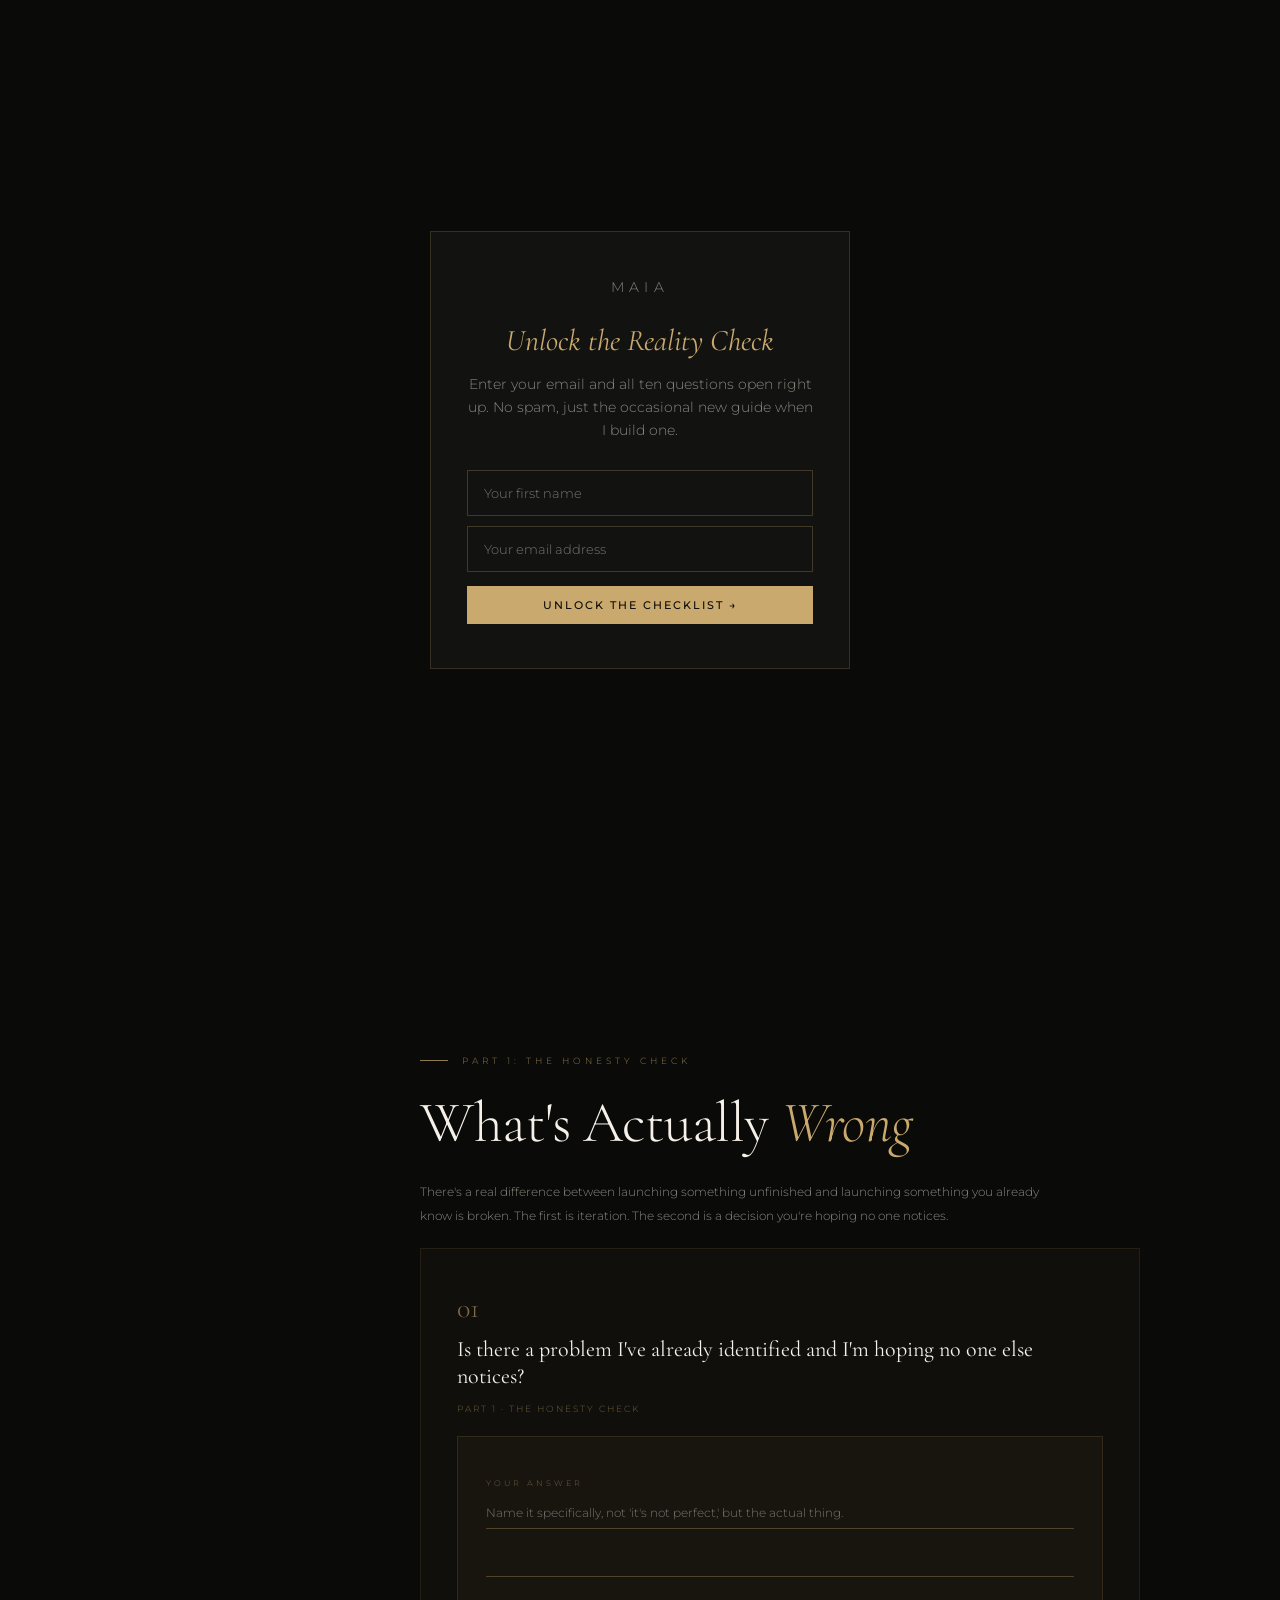
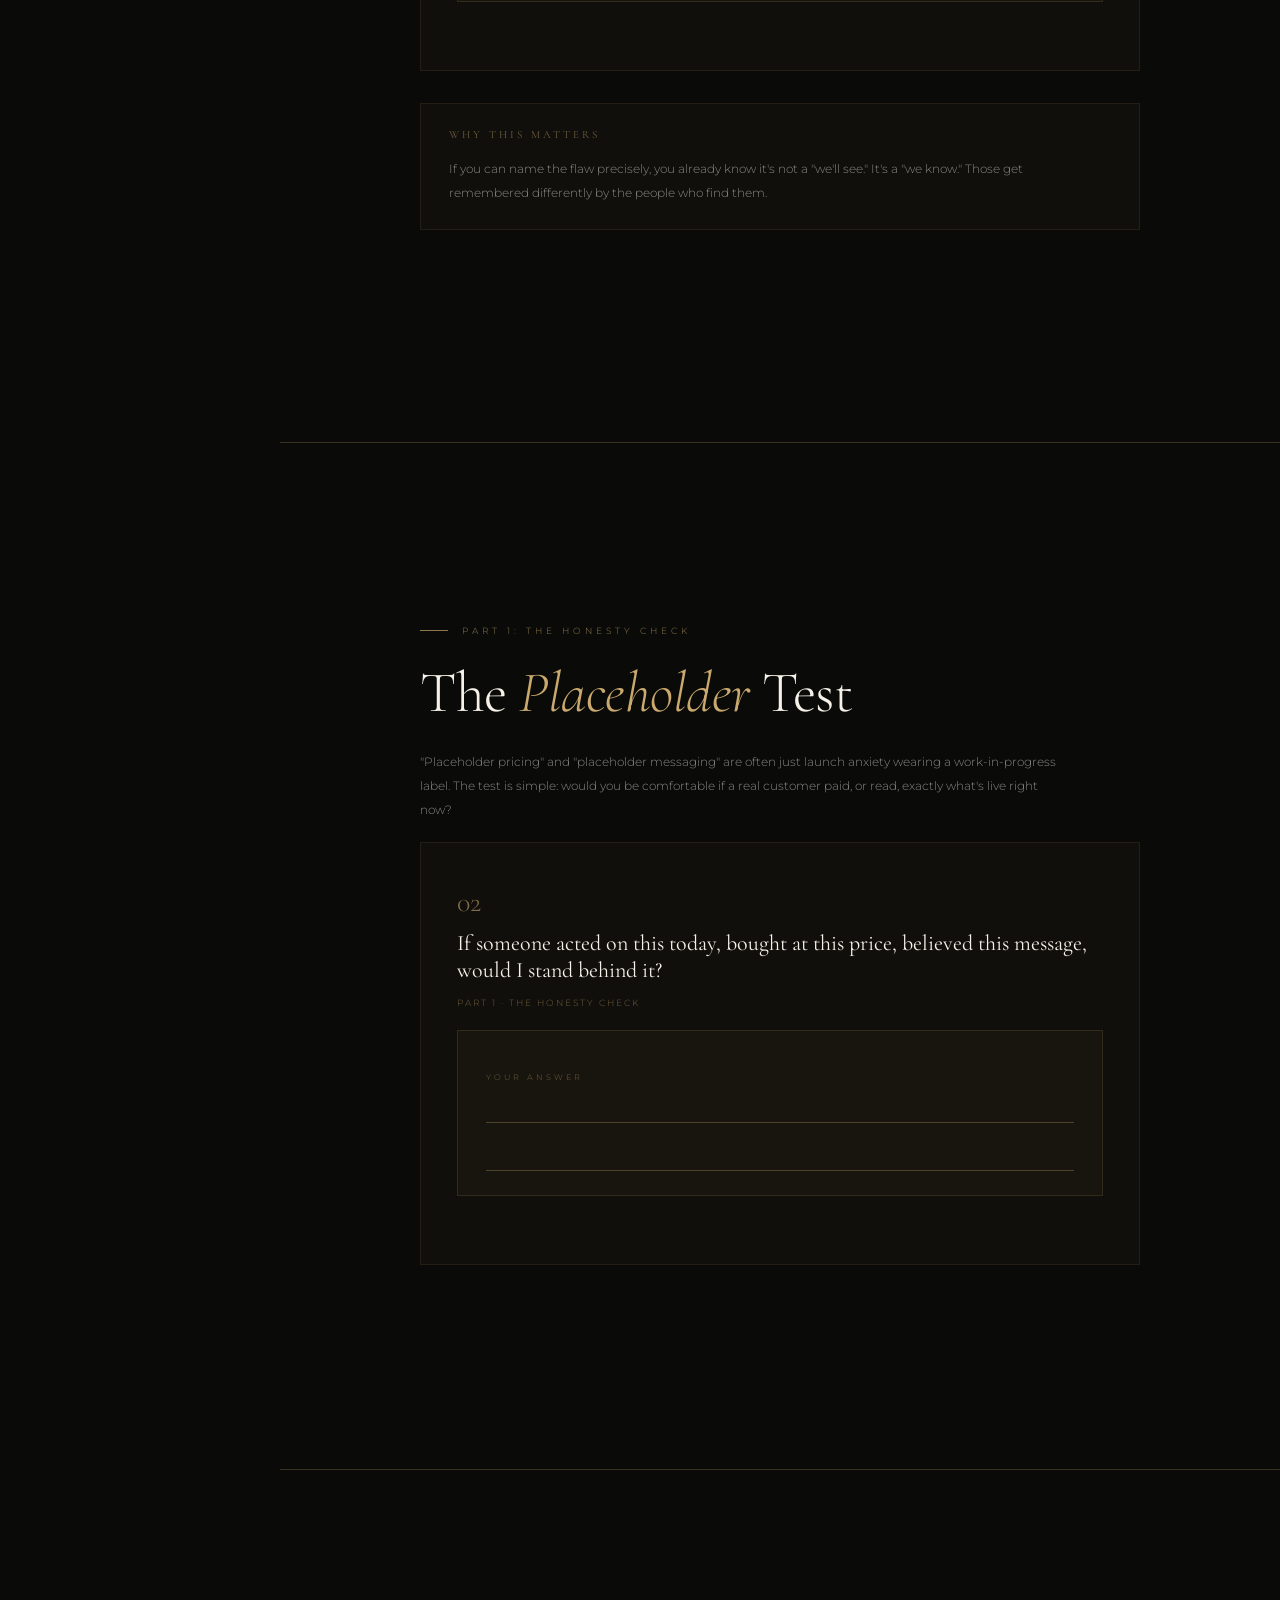
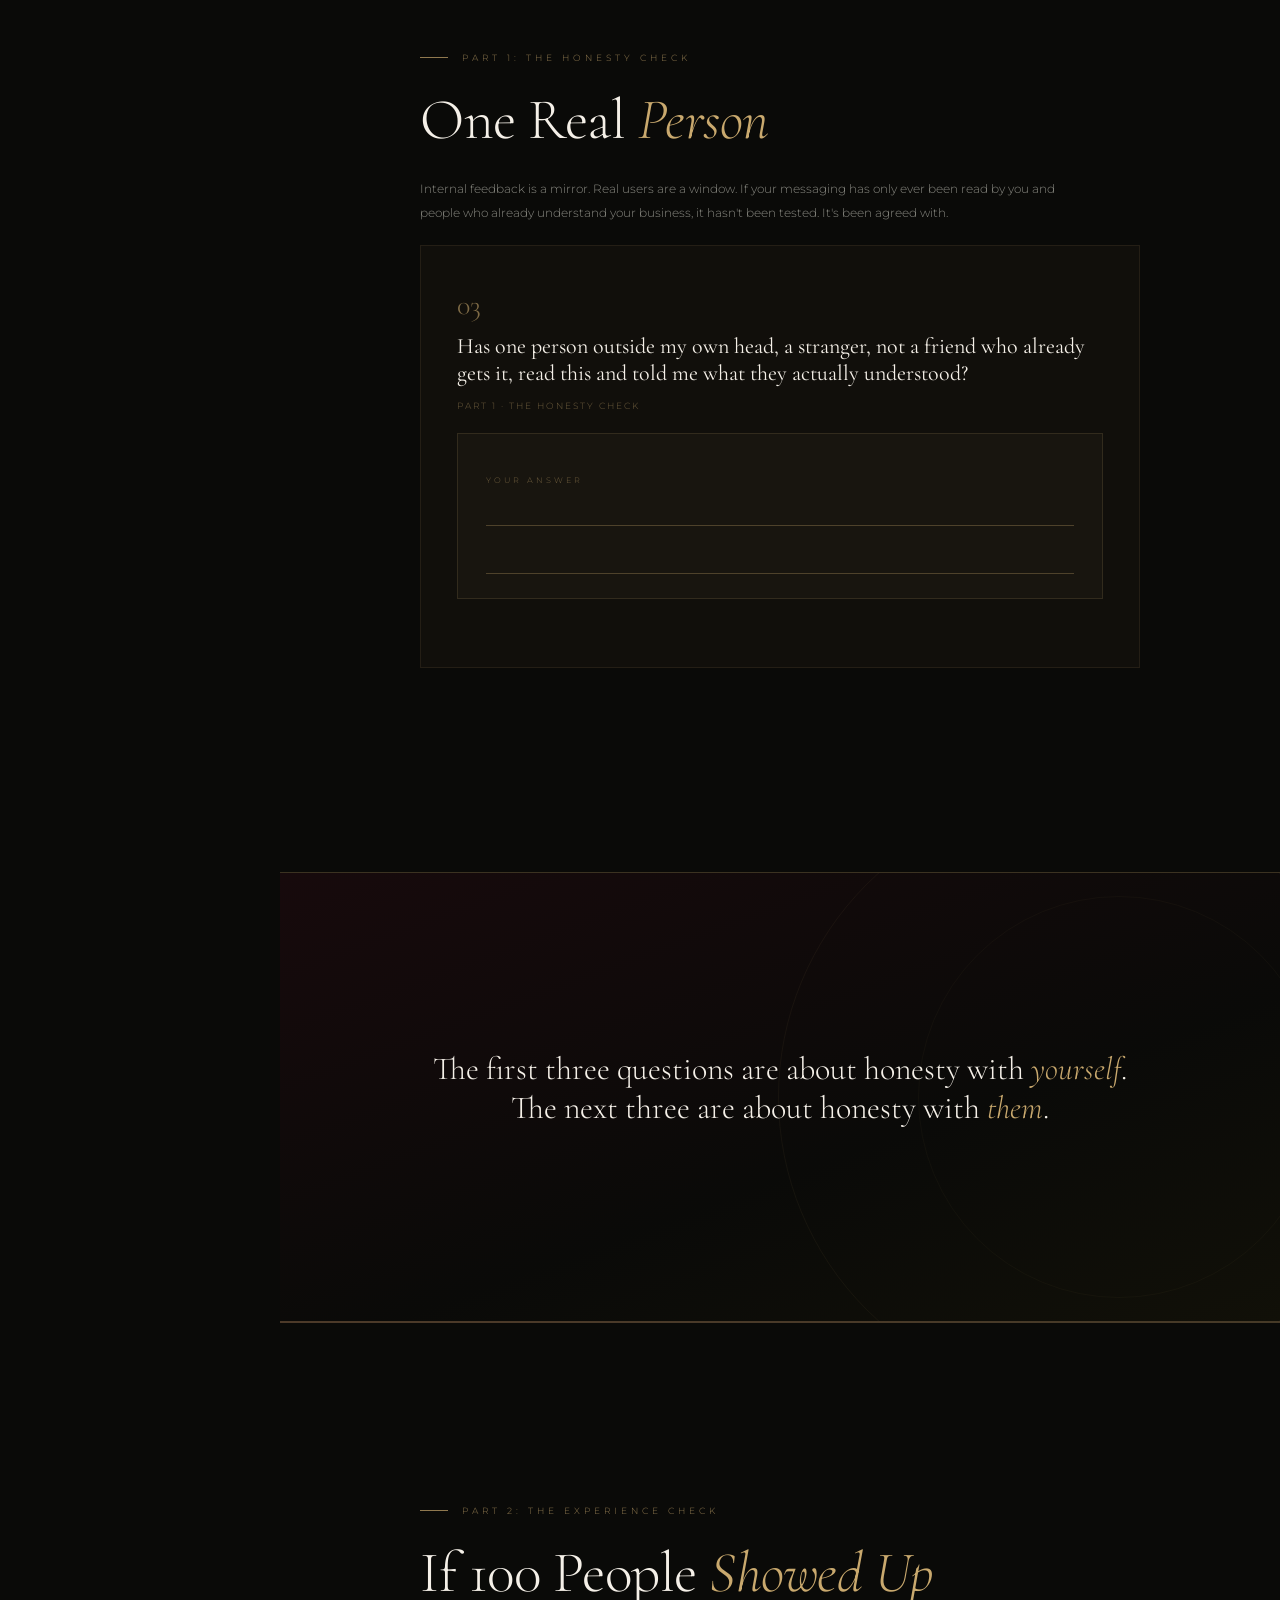
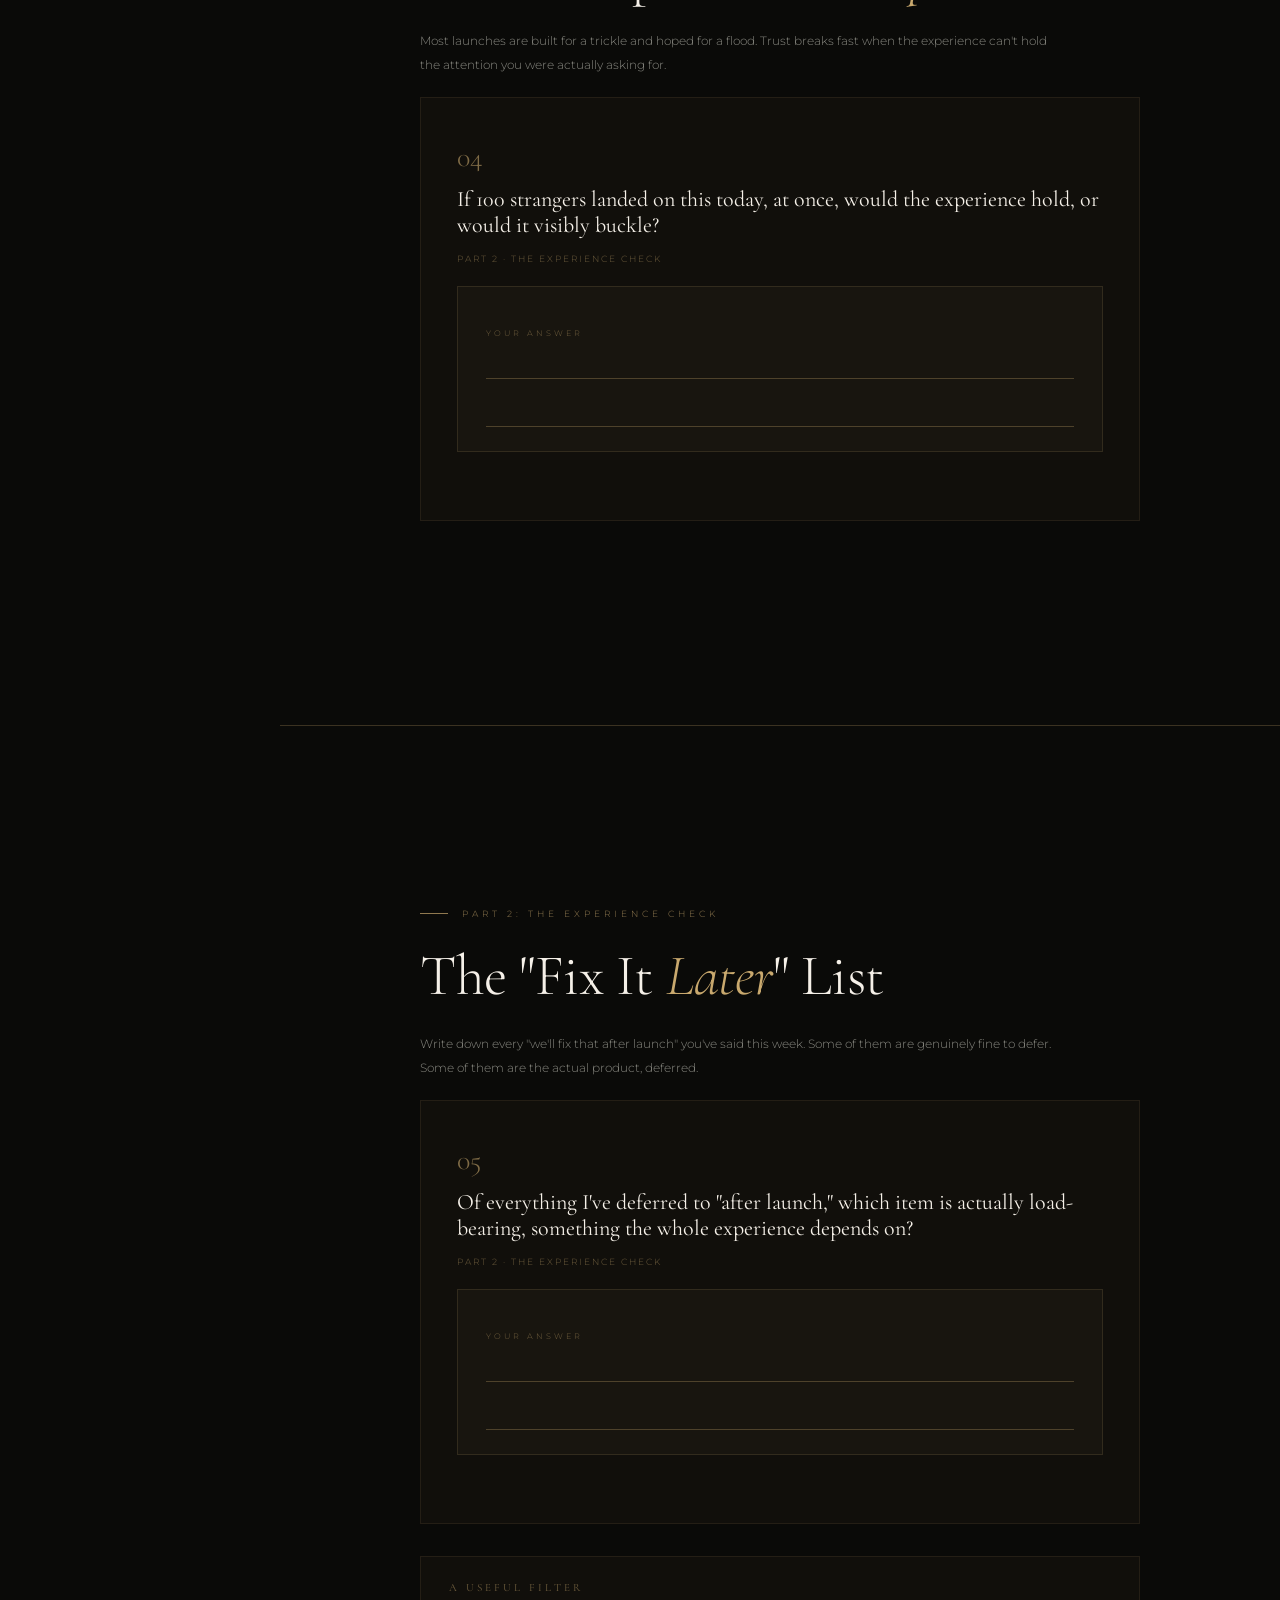
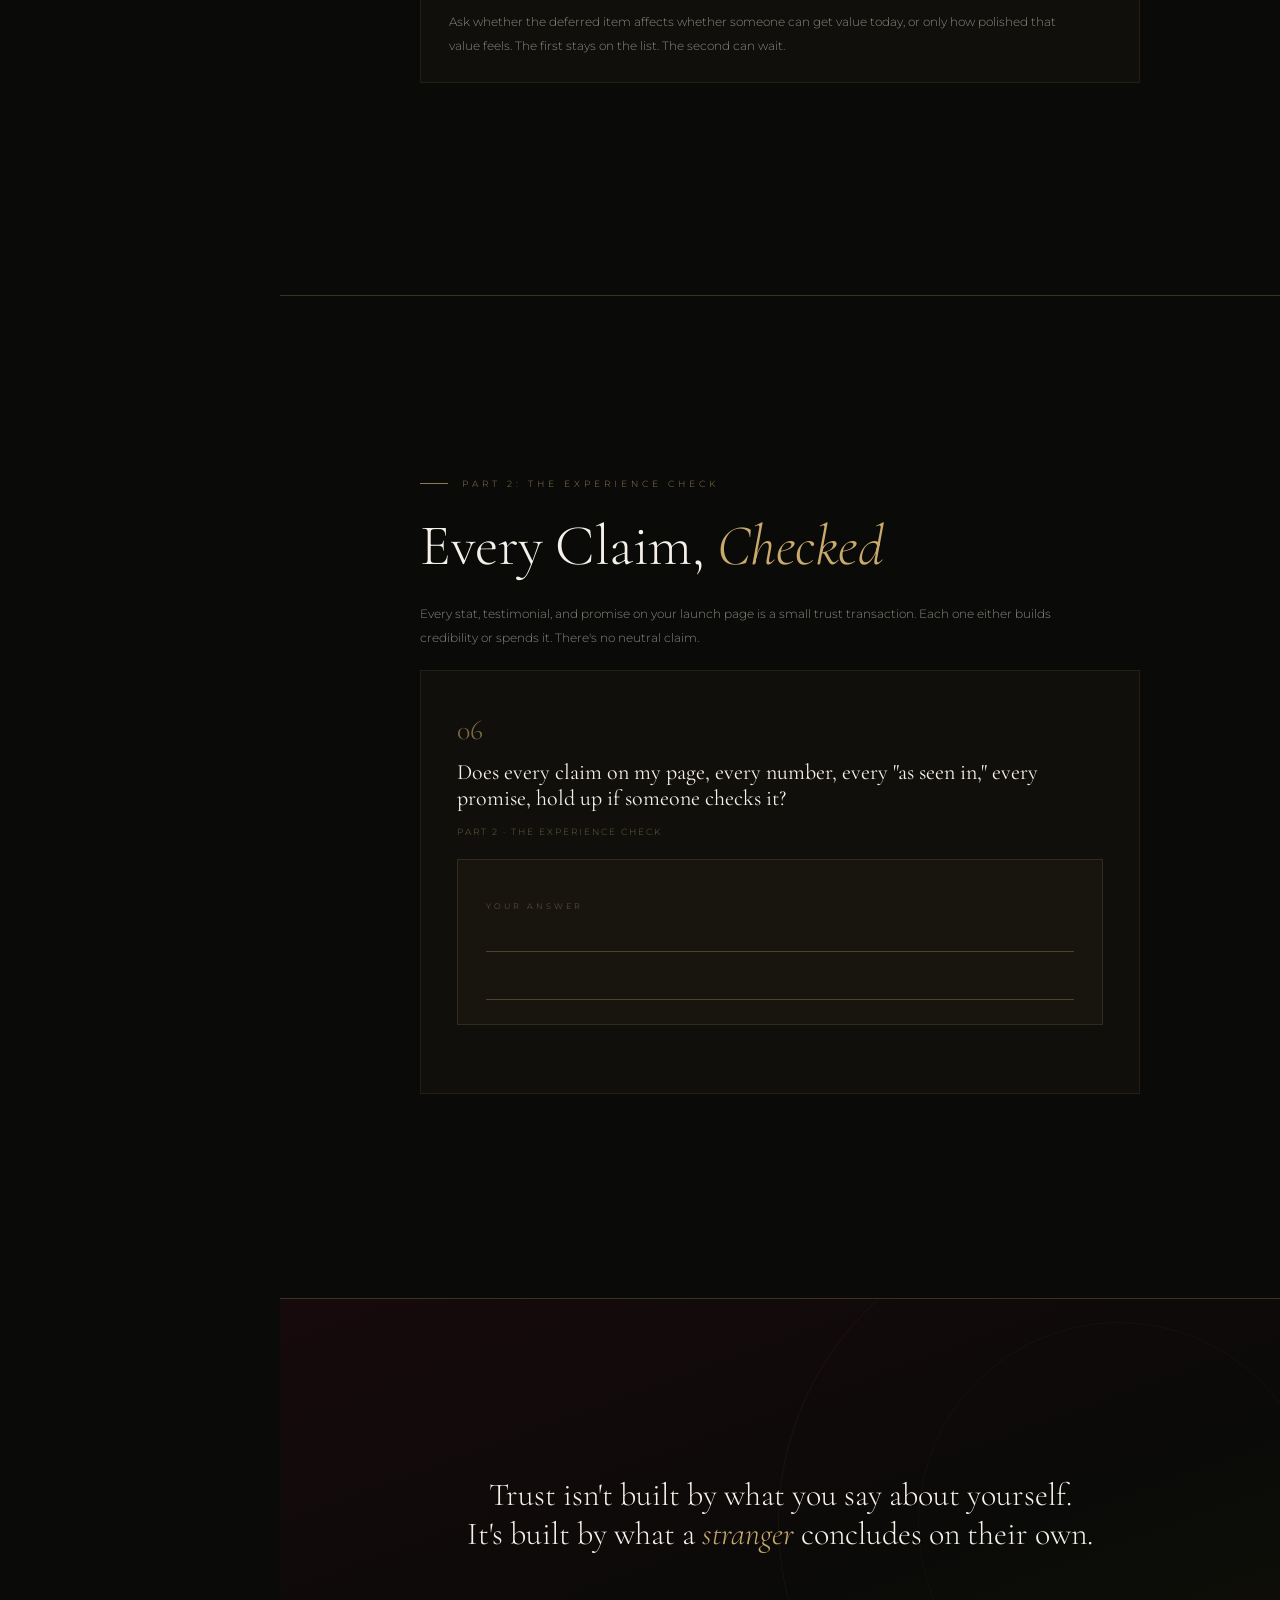
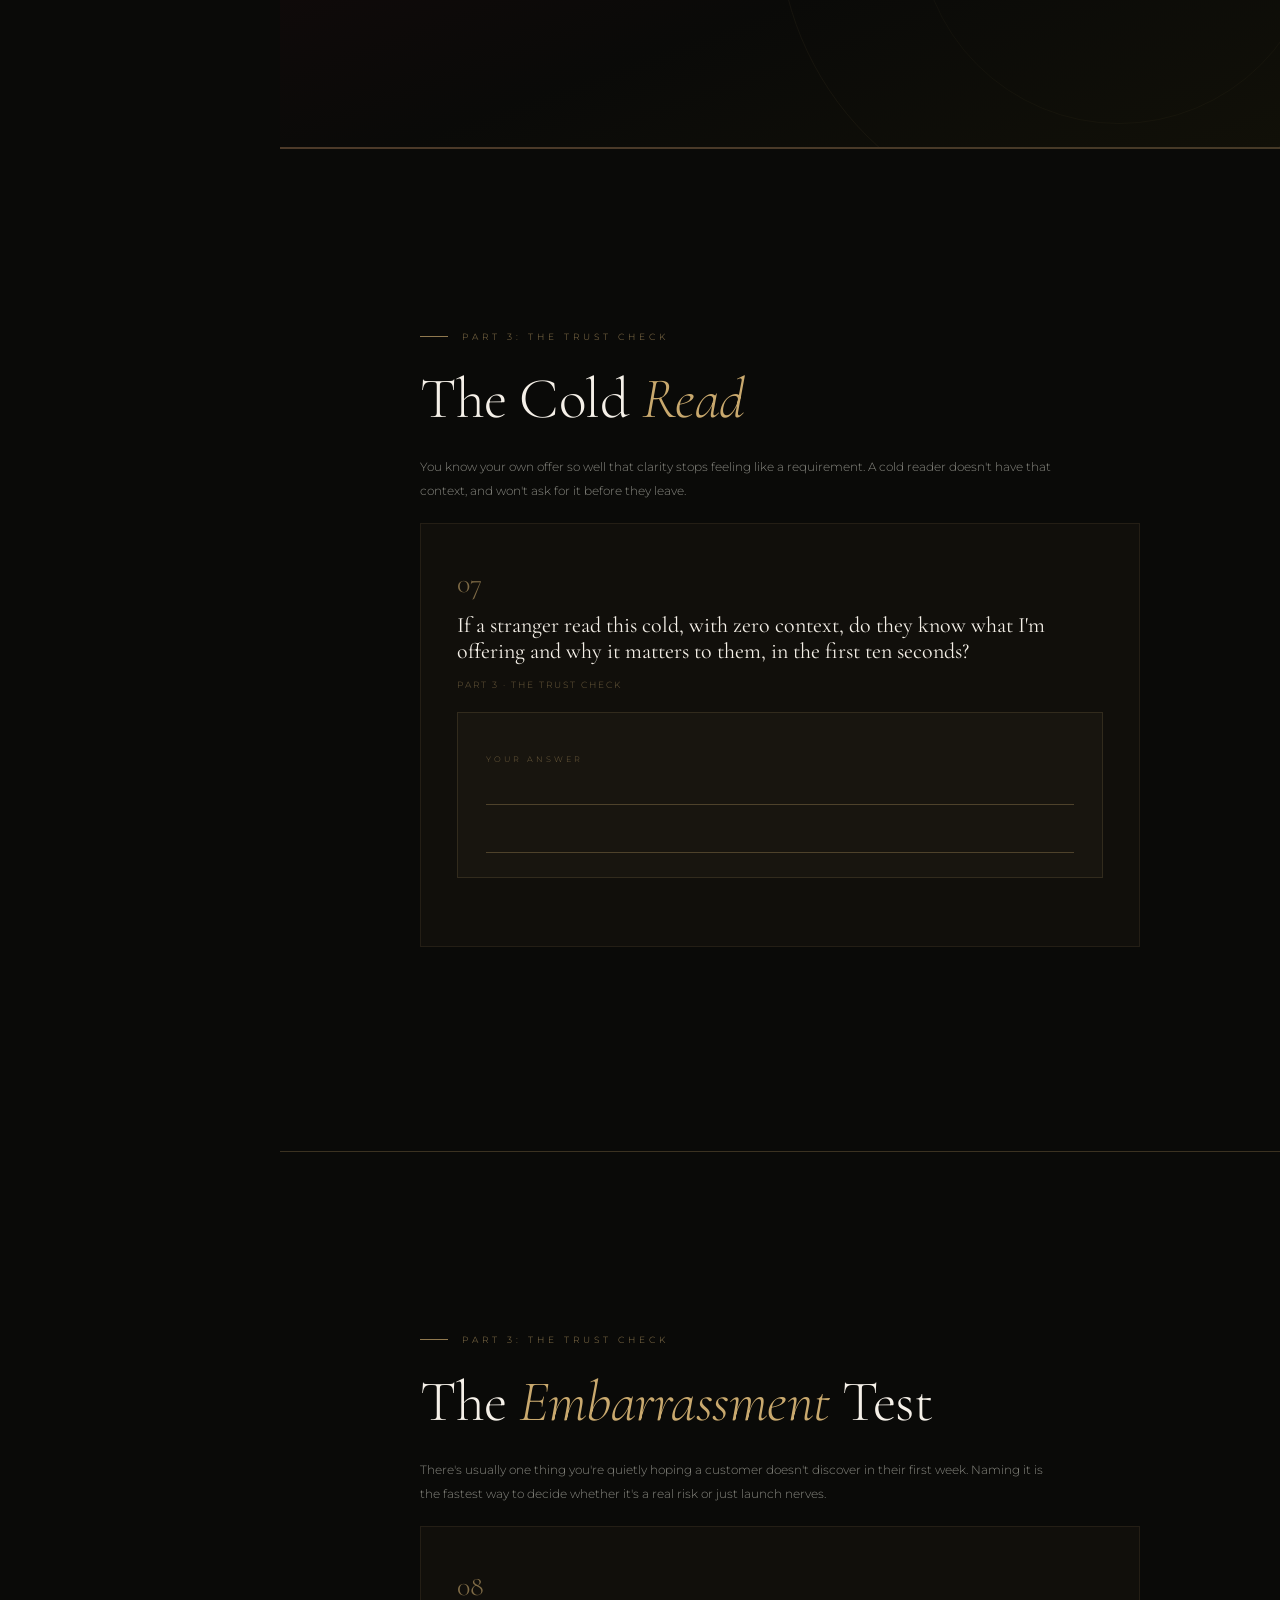
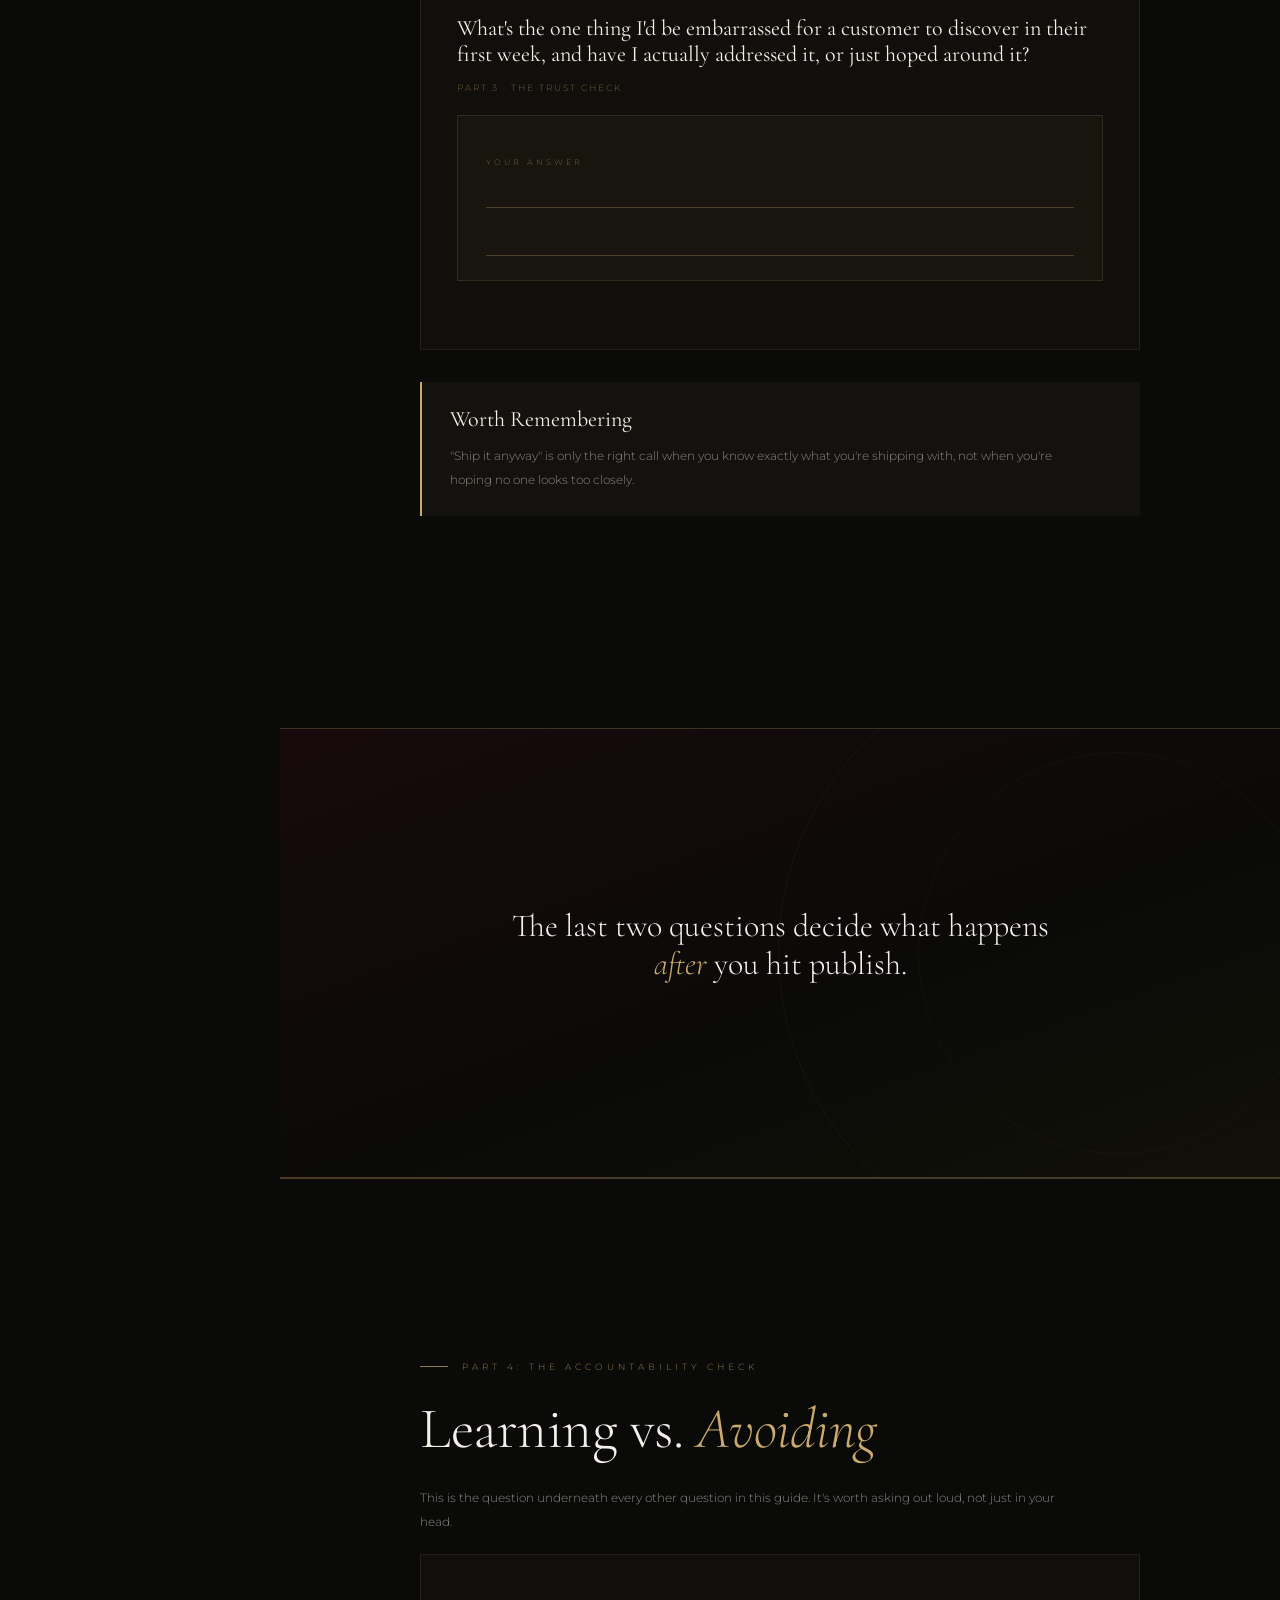
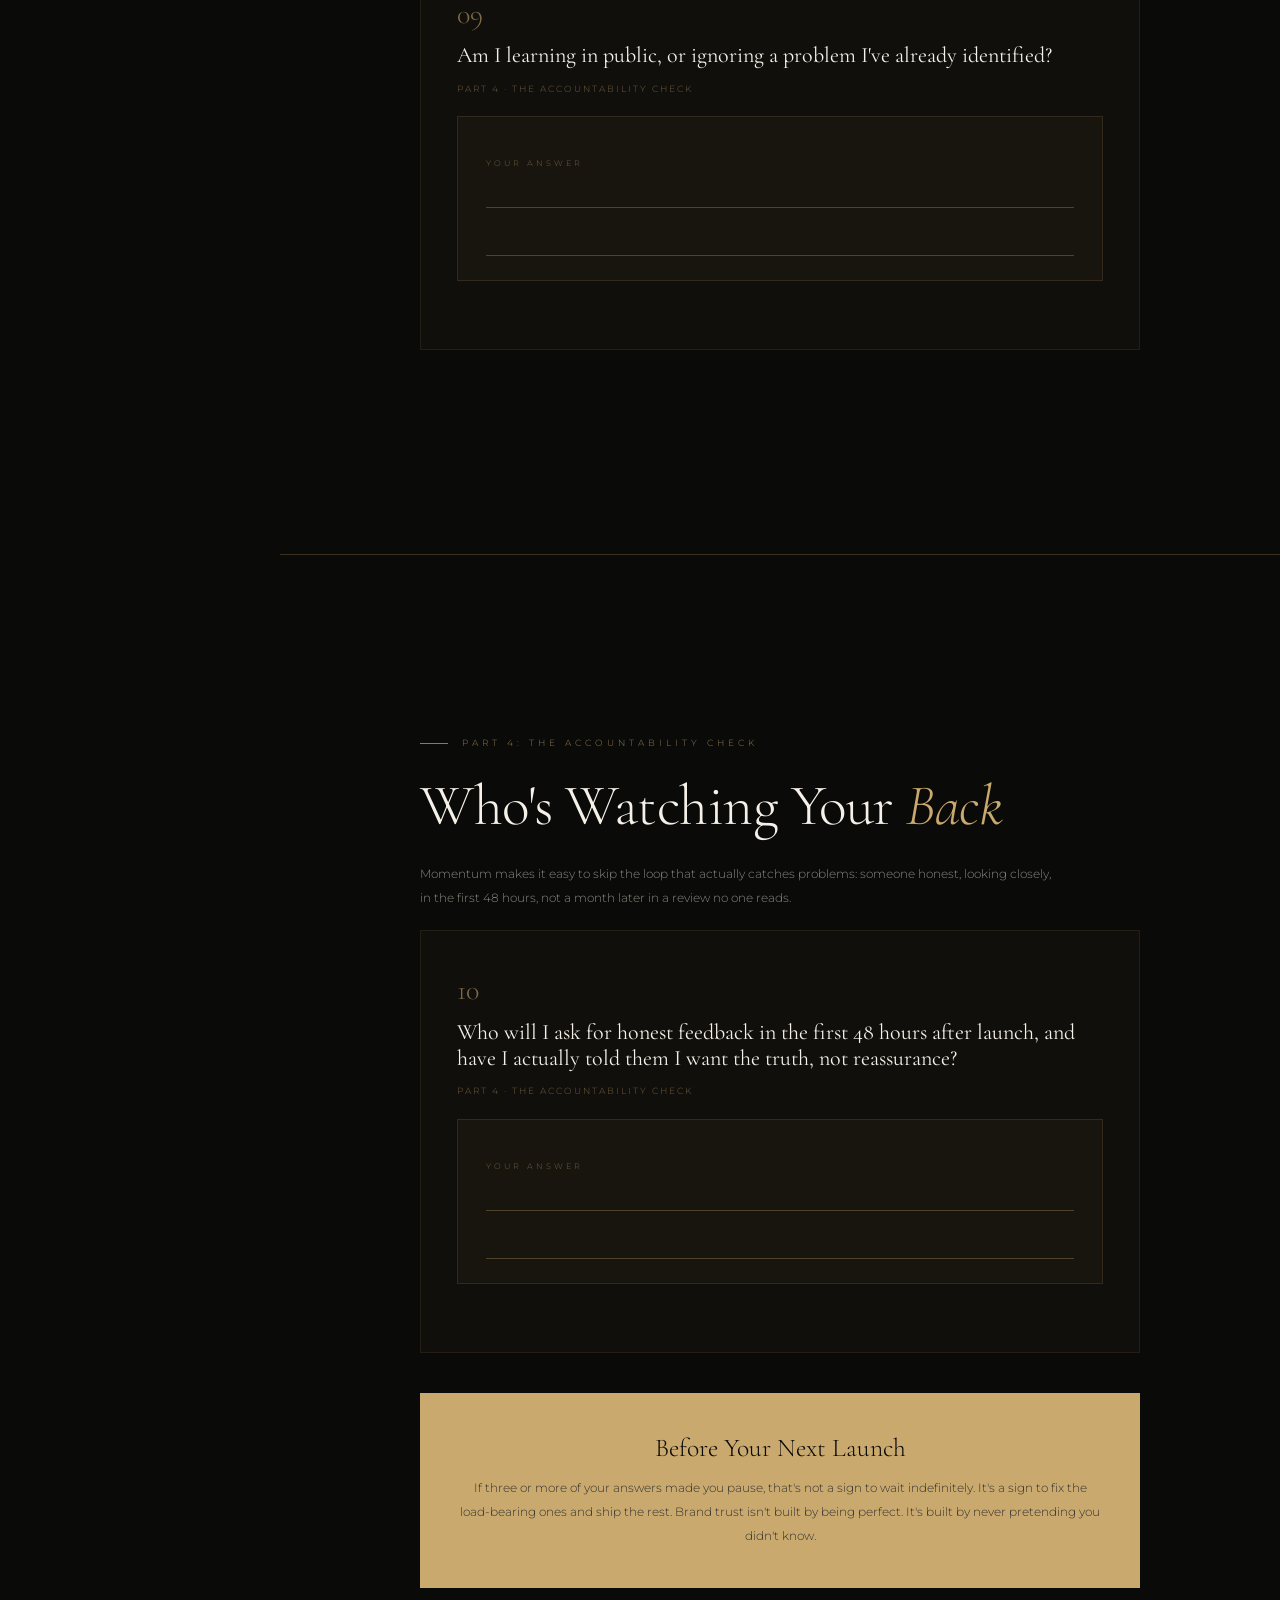
<file: before-you-launch.html>
<!DOCTYPE html>
<html lang="en">
<head>
    <meta charset="UTF-8">
    <meta name="viewport" content="width=device-width, initial-scale=1.0">
    <meta name="description" content="Before You Launch: 10 questions that protect brand trust when you're moving fast.">
    <title>Before You Launch | MAIA Creative House</title>
    <link href="https://fonts.googleapis.com/css2?family=Cormorant+Garamond:ital,wght@0,300;0,400;0,500;1,300;1,400&family=Montserrat:wght@300;400;500;600;700&display=swap" rel="stylesheet">
    <link rel="icon" type="image/svg+xml" href="data:image/svg+xml,%3Csvg xmlns='http://www.w3.org/2000/svg' viewBox='0 0 32 32'%3E%3Crect width='32' height='32' rx='4' fill='%23170A0C'/%3E%3Ctext x='50%25' y='54%25' font-size='18' fill='%23c9a96e' text-anchor='middle' dominant-baseline='middle'%3E%E2%9C%A6%3C/text%3E%3C/svg%3E">
    <style>
:root {
  --black: #0a0a08;
  --dark2: #170A0C;
  --dark3: #0f0a06;
  --cream: #f5f0e8;
  --cream2: #e8e0d4;
  --gold: #c9a96e;
  --gold-light: #e8d5b0;
  --gold-dark: #a8893e;
  --grey: #888880;
  --grey2: #555550;
  --grey3: #333330;
  --mid: #2e2e28;
  --burgundy: #170A0C;
  --warm-black: #111008;
  --rose: #8c4a52;
  --ivory: #faf6ef;
}

* { margin: 0; padding: 0; box-sizing: border-box; }
html { scroll-behavior: smooth; scroll-padding-top: 2rem; scrollbar-width: thin; scrollbar-color: var(--grey3) var(--black); }

::-webkit-scrollbar { width: 8px; }
::-webkit-scrollbar-track { background: var(--black); }
::-webkit-scrollbar-thumb { background: var(--grey3); border-radius: 4px; }
::-webkit-scrollbar-thumb:hover { background: var(--grey2); }

body {
  background: var(--black);
  color: var(--cream);
  font-family: 'Montserrat', sans-serif;
  font-weight: 300;
  line-height: 1.7;
  overflow-x: hidden;
}

/* ── NAVIGATION ── */
.brand-nav {
  position: fixed; top: 0; left: 0; width: 280px; height: 100vh;
  background: rgba(10,10,8,0.96); backdrop-filter: blur(12px);
  border-right: 0.5px solid rgba(201,169,110,0.1);
  z-index: 100; padding: 48px 32px;
  display: flex; flex-direction: column;
  transition: transform 0.4s ease;
  overflow-y: auto;
  scrollbar-width: thin; scrollbar-color: var(--grey3) transparent;
}
.brand-nav::-webkit-scrollbar { width: 4px; }
.brand-nav::-webkit-scrollbar-track { background: transparent; }
.brand-nav::-webkit-scrollbar-thumb { background: var(--grey3); border-radius: 2px; }

.nav-logo {
  font-family: 'Cormorant Garamond', serif;
  font-size: 18px; letter-spacing: 6px; text-transform: uppercase;
  color: var(--cream); margin-bottom: 8px;
}
.nav-sub {
  font-size: 9px; letter-spacing: 3px; text-transform: uppercase;
  color: var(--gold); opacity: 0.6; margin-bottom: 48px;
}
.nav-section {
  font-size: 8px; letter-spacing: 3px; text-transform: uppercase;
  color: var(--grey2); margin-bottom: 12px; margin-top: 28px;
}
.nav-section:first-of-type { margin-top: 0; }
.nav-link {
  display: block; padding: 8px 0;
  font-size: 11px; letter-spacing: 1px; color: var(--grey);
  text-decoration: none; transition: color 0.25s, padding-left 0.25s;
  cursor: pointer; border: none;
}
.nav-link:hover { color: var(--gold); padding-left: 8px; }
.nav-link.active { color: var(--gold); padding-left: 12px; border-left: 1px solid var(--gold); }
.nav-footer {
  margin-top: auto;
  font-size: 9px; color: var(--grey2); letter-spacing: 1px;
  line-height: 1.8;
}

.nav-toggle {
  display: none; position: fixed; top: 20px; left: 20px; z-index: 200;
  background: rgba(10,10,8,0.9); border: 0.5px solid rgba(201,169,110,0.2);
  color: var(--gold); padding: 10px 14px; font-size: 11px;
  letter-spacing: 2px; cursor: pointer; backdrop-filter: blur(8px);
  font-family: 'Montserrat', sans-serif;
}

/* ── MAIN CONTENT ── */
main {
  margin-left: 280px; min-height: 100vh; padding-bottom: 64px;
}

/* ── SECTIONS ── */
.section {
  padding: 100px 80px;
  border-bottom: 1.5px solid rgba(201,169,110,0.25);
  position: relative;
}

.content-wrapper {
  max-width: 800px;
  margin: 0 auto;
  padding: 80px 40px;
}

.eyebrow {
  font-size: 9px; letter-spacing: 4px; text-transform: uppercase;
  color: var(--gold); opacity: 0.7; margin-bottom: 24px;
  display: flex; align-items: center; gap: 14px;
}
.eyebrow::before { content: ''; width: 28px; height: 0.5px; background: var(--gold); }

.section-title {
  font-family: 'Cormorant Garamond', serif;
  font-size: clamp(36px, 4.5vw, 64px); font-weight: 300;
  line-height: 1.1; color: var(--cream); margin-bottom: 24px;
  letter-spacing: -0.5px;
}
.section-title em { font-style: italic; color: var(--gold); }

h1, h2, h3, h4, h5, h6 {
  font-family: 'Cormorant Garamond', serif;
  font-weight: 300; color: var(--cream); line-height: 1.2;
  margin-top: 0; margin-bottom: 16px;
}
h1 { font-size: clamp(36px, 4.5vw, 64px); letter-spacing: -0.5px; }
h2 { font-size: clamp(24px, 2.5vw, 36px); }
h3 { font-size: clamp(20px, 2vw, 28px); }
h4 { font-size: 22px; font-weight: 400; }
h5 { font-size: 11px; font-weight: 400; letter-spacing: 3px; text-transform: uppercase; color: var(--gold); opacity: 0.5; }

p {
  font-size: 12px; color: var(--grey); line-height: 2;
  max-width: 640px; margin-bottom: 20px;
}

strong { color: var(--cream); font-weight: 400; }
em { font-style: italic; color: var(--gold); }
a { color: var(--gold); text-decoration: none; border: none; }
a:hover { opacity: 0.8; }

ul, ol { margin-left: 1.5rem; margin-bottom: 1.5rem; }
li { font-size: 12px; color: var(--grey); line-height: 2; margin-bottom: 8px; }

.highlight-text {
  font-family: 'Cormorant Garamond', serif;
  font-size: clamp(20px, 2.2vw, 30px); font-weight: 300;
  color: var(--cream); line-height: 1.5; max-width: 680px;
  margin: 40px 0; padding-left: 24px;
  border-left: 1px solid rgba(201,169,110,0.3);
}

/* ── COVER ── */
.cover {
  text-align: center; padding: 80px 40px 60px;
  border-bottom: 0.5px solid rgba(201,169,110,0.08);
}
.cover .stars {
  color: var(--gold); opacity: 0.3; font-size: 11px;
  letter-spacing: 8px; margin-bottom: 32px;
}
.brand-name {
  font-family: 'Cormorant Garamond', serif;
  font-size: clamp(36px, 5vw, 56px); font-weight: 300;
  color: var(--cream); margin-bottom: 8px; line-height: 1.1;
}
.brand-name .house { font-style: italic; color: var(--gold); }
.product-label {
  font-size: 9px; letter-spacing: 5px; text-transform: uppercase;
  color: var(--gold); opacity: 0.6; margin-bottom: 24px;
}
.tagline {
  font-size: 12px; color: var(--grey); font-weight: 300;
  line-height: 1.9; max-width: 520px; margin: 0 auto 24px;
}
.cover-divider {
  width: 48px; height: 2px; background: rgba(201,169,110,0.5);
  margin: 32px auto;
}
.cover-body {
  max-width: 680px; margin: 0 auto; text-align: left;
}
.cover-label {
  font-size: 8px; letter-spacing: 3px; text-transform: uppercase;
  color: var(--gold); opacity: 0.5; margin-bottom: 20px; margin-top: 40px;
}
.cover-label:first-child { margin-top: 0; }
.qs-items { display: flex; flex-direction: column; gap: 0; }
.qs-item {
  display: flex; align-items: flex-start; gap: 20px;
  padding: 16px 0;
  border-bottom: 0.5px solid rgba(201,169,110,0.05);
}
.qs-item:last-child { border-bottom: none; }
.qs-num {
  font-family: 'Cormorant Garamond', serif;
  font-size: 24px; color: var(--gold); font-weight: 300;
  opacity: 0.4; min-width: 36px;
}
.qs-title {
  font-size: 12px; color: var(--cream); font-weight: 400;
  margin-bottom: 4px;
}
.qs-desc {
  font-size: 11px; color: var(--grey); font-weight: 300; line-height: 1.7;
}
.cover-cta {
  background: rgba(201,169,110,0.03);
  border: 0.5px solid rgba(201,169,110,0.1);
  border-left: none; padding: 32px;
  margin-top: 40px; border-top: 2px solid var(--gold);
}
.cover-cta .cover-label { margin-top: 0; }
.bottom-line {
  width: 100%; height: 2px;
  background: rgba(201,169,110,0.3); margin-top: 60px;
}

/* ── CARDS ── */
.card {
  background: rgba(201,169,110,0.03);
  border: 0.5px solid rgba(201,169,110,0.1);
  padding: 40px 36px; margin-bottom: 24px;
  transition: border-color 0.3s, background 0.3s;
}
.card:hover {
  border-color: rgba(201,169,110,0.25);
  background: rgba(201,169,110,0.05);
}
.card h3 { margin-top: 0; }
.card p { margin-bottom: 12px; }

.tip-box {
  background: rgba(201,169,110,0.03);
  border: 0.5px solid rgba(201,169,110,0.1);
  padding: 24px 28px; margin: 32px 0;
}
.tip-box p { margin-bottom: 0; }

.upsell-box {
  background: rgba(201,169,110,0.05);
  border-left: 2px solid var(--gold);
  padding: 24px 28px; margin: 32px 0;
}
.upsell-box h4 { margin-top: 0; margin-bottom: 12px; }
.upsell-box p { margin-bottom: 0; }

.cta-box {
  background: var(--gold); color: var(--black);
  padding: 40px; text-align: center; margin: 40px 0;
}
.cta-box h3 { color: var(--black); margin-bottom: 12px; }
.cta-box p { color: var(--grey3); max-width: none; margin: 0; }

/* ── SECTION DIVIDERS ── */
.section-divider {
  display: flex; flex-direction: column;
  justify-content: center; align-items: center; text-align: center;
  padding: 48px 80px;
  position: relative;
  border-bottom: 2px solid rgba(201,169,110,0.3);
}
.section-divider:empty {
  min-height: 0; padding: 0; margin: 40px 0;
  border-bottom: 2px solid rgba(201,169,110,0.3);
}
.section-divider:not(:empty) {
  min-height: 50vh;
  background: linear-gradient(160deg, var(--dark2) 0%, var(--black) 60%, var(--warm-black) 100%);
  overflow: hidden; padding: 100px 80px;
}
.section-divider:not(:empty)::before {
  content: ''; position: absolute; top: 50%; right: -100px;
  width: 600px; height: 600px; border-radius: 50%;
  border: 0.5px solid rgba(201,169,110,0.06);
  transform: translateY(-50%);
}
.section-divider:not(:empty)::after {
  content: ''; position: absolute; top: 50%; right: -40px;
  width: 400px; height: 400px; border-radius: 50%;
  border: 0.5px solid rgba(201,169,110,0.04);
  transform: translateY(-50%);
}
.section-divider h2 { margin-bottom: 16px; }
.section-divider p { color: var(--grey); max-width: 560px; }
.section-divider .star-deco {
  color: var(--gold); opacity: 0.3; font-size: 11px;
  letter-spacing: 8px; margin-bottom: 32px;
}

/* ── DAY CARDS ── */
.day-card {
  background: rgba(201,169,110,0.03);
  border: 0.5px solid rgba(201,169,110,0.1);
  padding: 36px; margin-bottom: 24px;
  transition: border-color 0.3s;
}
.day-card:hover { border-color: rgba(201,169,110,0.25); }
.day-number {
  font-family: 'Cormorant Garamond', serif;
  font-size: 28px; color: var(--gold); font-weight: 300;
  margin-bottom: 4px; opacity: 0.6;
}
.day-title {
  font-family: 'Cormorant Garamond', serif;
  font-size: 22px; font-weight: 400; color: var(--cream);
  margin-bottom: 12px; line-height: 1.2;
}
.day-meta {
  font-size: 9px; letter-spacing: 2px; text-transform: uppercase;
  color: var(--gold); opacity: 0.5; margin-bottom: 20px;
}
.day-label {
  font-size: 8px; letter-spacing: 3px; text-transform: uppercase;
  color: var(--gold); opacity: 0.5; margin-top: 16px; margin-bottom: 6px;
}
.day-text {
  font-size: 12px; color: var(--grey); line-height: 1.9;
}

/* ── HOOK CATEGORIES ── */
.hook-category {
  margin-bottom: 48px; padding-bottom: 48px;
  border-bottom: 0.5px solid rgba(201,169,110,0.08);
}
.hook-category:last-child { border-bottom: none; }
.hook-num {
  font-family: 'Cormorant Garamond', serif;
  font-size: 28px; color: var(--gold); font-weight: 300;
  opacity: 0.4; margin-bottom: 4px;
}
.hook-cat-title {
  font-family: 'Cormorant Garamond', serif;
  font-size: 22px; font-weight: 400; color: var(--cream);
  margin-bottom: 20px;
}
.hook-formula { margin-bottom: 20px; }
.hook-text {
  font-size: 12px; color: var(--cream); font-weight: 400;
  line-height: 1.8; margin-bottom: 6px;
}
.hook-example {
  font-size: 11px; font-style: italic; color: var(--grey);
  padding-left: 16px; border-left: 0.5px solid rgba(201,169,110,0.2);
  line-height: 1.7;
}

/* ── TABLES ── */
table { width: 100%; border-collapse: collapse; margin: 24px 0; }
th {
  text-align: left; padding: 12px 16px;
  font-size: 9px; letter-spacing: 2px; text-transform: uppercase;
  color: var(--gold); opacity: 0.5;
  border-bottom: 0.5px solid rgba(201,169,110,0.15);
  font-family: 'Montserrat', sans-serif; font-weight: 500;
}
td {
  padding: 14px 16px; font-size: 11px; color: var(--grey);
  line-height: 1.7;
  border-bottom: 0.5px solid rgba(201,169,110,0.06);
}
tr:hover td { color: var(--cream); }

/* ── FILL-IN AREAS ── */
input[type="text"], textarea {
  width: 100%; background: transparent;
  border: none; border-bottom: 0.5px solid rgba(201,169,110,0.3);
  color: var(--cream); font-family: 'Montserrat', sans-serif;
  font-size: 12px; font-weight: 300; padding: 8px 0;
  margin-bottom: 16px; outline: none;
}
input:focus, textarea:focus { border-bottom-color: var(--gold); }
textarea { min-height: 60px; resize: vertical; }

/* ── HASHTAGS ── */
.hashtag-bank { margin-bottom: 32px; }
.hashtag-bank h5 { margin-bottom: 12px; }
.hashtag-list {
  font-size: 11px; color: var(--grey); line-height: 1.9;
  word-break: break-word;
}

/* ── DIVIDERS ── */
hr {
  border: none; height: 1.5px;
  background: rgba(201,169,110,0.25); margin: 40px 0;
}
.divider { width: 48px; height: 1.5px; background: rgba(201,169,110,0.5); margin: 32px 0; }

/* ── PILLAR ITEMS ── */
.pillar-item { margin-bottom: 20px; }
.pillar-name {
  font-size: 11px; letter-spacing: 2px; text-transform: uppercase;
  color: var(--cream); font-weight: 400; margin-bottom: 4px;
}
.pillar-desc {
  font-size: 11px; color: var(--grey); line-height: 1.8;
}

/* ── STRUCTURE ITEMS ── */
.structure-item { margin-bottom: 16px; }
.structure-label {
  font-size: 11px; color: var(--cream); font-weight: 400;
}
.structure-desc {
  font-size: 11px; color: var(--grey); line-height: 1.8; margin-top: 2px;
}

/* ── FILL-IN SECTIONS ── */
.fill-section {
  background: rgba(201,169,110,0.04);
  border: 0.5px solid rgba(201,169,110,0.15);
  padding: 24px 28px;
  margin: 20px 0 32px;
}
.fill-section p { margin-bottom: 4px; }
.fill-line {
  width: 100%;
  background: transparent;
  border: none;
  border-bottom: 0.5px dashed rgba(201,169,110,0.25);
  padding: 8px 0;
  margin-bottom: 16px;
  color: var(--cream);
  font-family: 'Montserrat', sans-serif;
  font-size: 13px;
  font-weight: 300;
  outline: none;
  transition: border-color 0.3s;
}
.fill-line:focus {
  border-bottom-color: var(--gold);
}
.fill-line:last-child { margin-bottom: 0; }

/* ── SAVE AS PDF ── */
.save-pdf-bar {
  position: fixed; bottom: 0; left: 0; width: 100%; z-index: 999;
  background: rgba(10,10,8,0.95); backdrop-filter: blur(12px);
  border-top: 0.5px solid rgba(201,169,110,0.15);
  padding: 12px 24px;
  display: flex; align-items: center; justify-content: center; gap: 16px;
}
.save-pdf-bar span {
  font-size: 12px; color: var(--grey); letter-spacing: 1px;
}
.save-pdf-btn {
  background: var(--gold); color: var(--black);
  font-family: 'Montserrat', sans-serif; font-size: 11px; font-weight: 500;
  letter-spacing: 2px; text-transform: uppercase;
  padding: 10px 28px; border: none; cursor: pointer;
  transition: all 0.3s;
}
.save-pdf-btn:hover { background: var(--gold-light); }

/* ── PRINT ── */
@media print {
  * { -webkit-print-color-adjust: exact !important; print-color-adjust: exact !important; color-adjust: exact !important; }
  html, body { background: var(--black) !important; margin: 0 !important; padding: 0 !important; }
  @page { margin: 0; size: auto; }
  .brand-nav, .nav-toggle, .save-pdf-bar { display: none !important; }
  main { margin-left: 0 !important; padding-bottom: 0 !important; }
  .cover { page-break-after: always; }
  .section-divider { page-break-after: always; }
  .day-card { page-break-inside: avoid; }
  .card { page-break-inside: avoid; border-radius: 0 !important; }
  .fill-section { border-radius: 0 !important; }
  .fill-line { border-bottom: 1px dashed rgba(201,169,110,0.4) !important; }
}

/* ── RESPONSIVE ── */
@media (max-width: 1024px) {
  .brand-nav { transform: translateX(-100%); }
  .brand-nav.open { transform: translateX(0); }
  .nav-toggle { display: block; }
  main { margin-left: 0; }
  .section { padding: 64px 32px; }
  .content-wrapper { padding: 64px 24px; }
  .section-divider { padding: 64px 32px; }
}
@media (max-width: 600px) {
  .cover { padding: 48px 24px 40px; }
  .day-card { padding: 24px; }
  .card { padding: 24px; }
  h1 { font-size: 32px; }
  h2 { font-size: 24px; }
}
.gate-overlay{
  position:fixed;inset:0;z-index:2000;
  background:var(--black);
  display:flex;align-items:center;justify-content:center;
  padding:24px;
}
.gate-overlay.hidden{display:none;}
.gate-box{
  max-width:420px;width:100%;
  text-align:center;
  background:rgba(255,255,255,.03);
  border:0.5px solid rgba(201,169,110,0.2);
  padding:44px 36px;
}
.gate-mark{
  font-family:'Montserrat',sans-serif;font-weight:300;font-size:14px;
  letter-spacing:.38em;text-transform:uppercase;color:var(--cream);opacity:.5;
  margin-bottom:24px;
}
.gate-title{
  font-family:'Cormorant Garamond',serif;font-weight:400;font-style:italic;
  font-size:clamp(24px,3vw,30px);color:var(--gold);margin:0 0 14px;line-height:1.2;
}
.gate-desc{font-size:13.5px;color:var(--grey);line-height:1.7;margin-bottom:28px;}
.gate-form{display:flex;flex-direction:column;gap:10px;}
.gate-overlay .gate-input{
  width:100%;padding:14px 16px;background:transparent;
  border:0.5px solid rgba(201,169,110,0.25);
  color:var(--cream);font-family:'Montserrat',sans-serif;font-size:13px;font-weight:300;
  outline:none;margin-bottom:0;
}
.gate-overlay .gate-input:focus{border-color:var(--gold);border-bottom-color:var(--gold);}
.gate-btn{
  margin-top:4px;padding:12px 16px;
  background:var(--gold);color:var(--black);
  border:none;
  font-family:'Montserrat',sans-serif;
  font-size:11px;font-weight:500;letter-spacing:2px;text-transform:uppercase;
  cursor:pointer;transition:all 0.3s;
}
.gate-btn:hover{background:var(--gold-light);}
.gate-btn:disabled{opacity:.6;cursor:default;}
.gate-msg{margin-top:16px;font-size:11.5px;color:var(--grey);display:none;}
.gate-msg.show{display:block;}
    </style>
</head>
<body>

<!-- ── EMAIL GATE: blocks direct-link access, not just the homepage funnel ── -->
<div class="gate-overlay" id="gate-overlay">
  <div class="gate-box">
    <div class="gate-mark">MAIA</div>
    <h2 class="gate-title">Unlock the Reality Check</h2>
    <p class="gate-desc">Enter your email and all ten questions open right up. No spam, just the occasional new guide when I build one.</p>
    <form class="gate-form" id="gate-form">
      <input type="text" name="name" class="gate-input" placeholder="Your first name" required>
      <input type="email" name="email" class="gate-input" placeholder="Your email address" required>
      <button type="submit" class="gate-btn">Unlock the Checklist →</button>
    </form>
    <p class="gate-msg" id="gate-msg"></p>
  </div>
</div>
<script>
(function(){
  var UNLOCK_KEY = 'beforeYouLaunchUnlocked';
  var overlay = document.getElementById('gate-overlay');
  if(localStorage.getItem(UNLOCK_KEY) === 'true'){
    overlay.classList.add('hidden');
  } else {
    document.body.style.overflow = 'hidden';
  }
  var form = document.getElementById('gate-form');
  form.addEventListener('submit', function(e){
    e.preventDefault();
    var btn = form.querySelector('button[type="submit"]');
    var msg = document.getElementById('gate-msg');
    btn.disabled = true;
    btn.textContent = 'Unlocking...';
    var params = new URLSearchParams(location.search);
    fetch('https://formspree.io/f/maqlodng', {
      method:'POST',
      headers:{'Accept':'application/json','Content-Type':'application/json'},
      body: JSON.stringify({
        name: form.name.value,
        email: form.email.value,
        _subject: 'Download: The Pre-Launch Reality Check',
        source: 'before-you-launch-direct',
        utm_source: params.get('utm_source') || 'direct',
        utm_medium: params.get('utm_medium') || '',
        utm_campaign: params.get('utm_campaign') || '',
        utm_content: params.get('utm_content') || ''
      })
    }).then(function(r){
      if(r.ok){
        localStorage.setItem(UNLOCK_KEY, 'true');
        overlay.classList.add('hidden');
        document.body.style.overflow = '';
      } else {
        msg.textContent = 'Something went wrong. Please try again.';
        msg.classList.add('show');
        btn.disabled = false;
        btn.textContent = 'Unlock the Checklist →';
      }
    }).catch(function(){
      msg.textContent = 'Something went wrong. Please try again.';
      msg.classList.add('show');
      btn.disabled = false;
      btn.textContent = 'Unlock the Checklist →';
    });
  });
})();
</script>

<button class="nav-toggle" onclick="document.querySelector('.brand-nav').classList.toggle('open')">MENU</button>

<nav class="brand-nav">
  <div class="nav-logo">MAIA</div>
  <div class="nav-sub">Before You Launch</div>

  <div class="nav-section">Start Here</div>
  <a class="nav-link" href="#cover">Cover</a>

  <div class="nav-section">Part 1: The Honesty Check</div>
  <a class="nav-link" href="#q1">Q1. What's Actually Wrong</a>
  <a class="nav-link" href="#q2">Q2. The Placeholder Test</a>
  <a class="nav-link" href="#q3">Q3. One Real Person</a>

  <div class="nav-section">Part 2: The Experience Check</div>
  <a class="nav-link" href="#q4">Q4. If 100 Showed Up</a>
  <a class="nav-link" href="#q5">Q5. The "Fix It Later" List</a>
  <a class="nav-link" href="#q6">Q6. Every Claim, Checked</a>

  <div class="nav-section">Part 3: The Trust Check</div>
  <a class="nav-link" href="#q7">Q7. The Cold Read</a>
  <a class="nav-link" href="#q8">Q8. The Embarrassment Test</a>

  <div class="nav-section">Part 4: The Accountability Check</div>
  <a class="nav-link" href="#q9">Q9. Learning vs. Avoiding</a>
  <a class="nav-link" href="#q10">Q10. Who's Watching Your Back</a>

  <div class="nav-footer">
    MAIA Creative House<br>
    Before You Launch<br>
    Free Edition
  </div>
</nav>

<main>

  <section id="cover" class="cover">
    <div class="brand-name">MAIA <span class="house">Creative House</span></div>
    <div class="product-label">Before You Launch</div>
    <p class="tagline">10 questions that separate real iteration from avoidance disguised as speed, so shipping fast never costs you brand trust.</p>
    <div class="cover-divider"></div>
    <div class="cover-body">
      <div class="cover-label">Quick Start</div>
      <div class="qs-items">
        <div class="qs-item">
          <div class="qs-num">01</div>
          <div>
            <div class="qs-title">Go question by question, in order</div>
            <div class="qs-desc">Don't skip to the ones that feel comfortable. The order builds on itself.</div>
          </div>
        </div>
        <div class="qs-item">
          <div class="qs-num">02</div>
          <div>
            <div class="qs-title">Write your answer in the line under each question</div>
            <div class="qs-desc">If you can't answer it in one sentence, that's the answer.</div>
          </div>
        </div>
        <div class="qs-item">
          <div class="qs-num">03</div>
          <div>
            <div class="qs-title">Count your winces</div>
            <div class="qs-desc">If three or more answers make you wince, you're not ready to ship yet, and now you know exactly why.</div>
          </div>
        </div>
      </div>
      <div class="cover-cta">
        <div class="cover-label">Before You Begin</div>
        <p style="margin-bottom:0;">Speed isn't the enemy of trust. Denial is. This guide exists to catch the difference before your customers do.</p>
      </div>
    </div>
    <div class="bottom-line"></div>
  </section>

  <section class="section" id="q1">
    <div class="content-wrapper">
      <div class="eyebrow">Part 1: The Honesty Check</div>
      <h2 class="section-title">What's Actually <em>Wrong</em></h2>
      <p>There's a real difference between launching something unfinished and launching something you already know is broken. The first is iteration. The second is a decision you're hoping no one notices.</p>

      <div class="day-card">
        <div class="day-number">01</div>
        <div class="day-title">Is there a problem I've already identified and I'm hoping no one else notices?</div>
        <div class="day-meta">Part 1 · The Honesty Check</div>
        <div class="fill-section">
          <div class="day-label">Your Answer</div>
          <input type="text" class="fill-line" placeholder="Name it specifically, not 'it's not perfect,' but the actual thing.">
          <input type="text" class="fill-line">
        </div>
      </div>

      <div class="tip-box">
        <h5>Why This Matters</h5>
        <p>If you can name the flaw precisely, you already know it's not a "we'll see." It's a "we know." Those get remembered differently by the people who find them.</p>
      </div>
    </div>
  </section>

  <section class="section" id="q2">
    <div class="content-wrapper">
      <div class="eyebrow">Part 1: The Honesty Check</div>
      <h2 class="section-title">The <em>Placeholder</em> Test</h2>
      <p>"Placeholder pricing" and "placeholder messaging" are often just launch anxiety wearing a work-in-progress label. The test is simple: would you be comfortable if a real customer paid, or read, exactly what's live right now?</p>

      <div class="day-card">
        <div class="day-number">02</div>
        <div class="day-title">If someone acted on this today, bought at this price, believed this message, would I stand behind it?</div>
        <div class="day-meta">Part 1 · The Honesty Check</div>
        <div class="fill-section">
          <div class="day-label">Your Answer</div>
          <input type="text" class="fill-line">
          <input type="text" class="fill-line">
        </div>
      </div>
    </div>
  </section>

  <section class="section" id="q3">
    <div class="content-wrapper">
      <div class="eyebrow">Part 1: The Honesty Check</div>
      <h2 class="section-title">One Real <em>Person</em></h2>
      <p>Internal feedback is a mirror. Real users are a window. If your messaging has only ever been read by you and people who already understand your business, it hasn't been tested. It's been agreed with.</p>

      <div class="day-card">
        <div class="day-number">03</div>
        <div class="day-title">Has one person outside my own head, a stranger, not a friend who already gets it, read this and told me what they actually understood?</div>
        <div class="day-meta">Part 1 · The Honesty Check</div>
        <div class="fill-section">
          <div class="day-label">Your Answer</div>
          <input type="text" class="fill-line">
          <input type="text" class="fill-line">
        </div>
      </div>
    </div>
  </section>

  <div class="section-divider">
    <h2>The first three questions are about honesty with <em>yourself</em>.<br>The next three are about honesty with <em>them</em>.</h2>
  </div>

  <section class="section" id="q4">
    <div class="content-wrapper">
      <div class="eyebrow">Part 2: The Experience Check</div>
      <h2 class="section-title">If 100 People <em>Showed Up</em></h2>
      <p>Most launches are built for a trickle and hoped for a flood. Trust breaks fast when the experience can't hold the attention you were actually asking for.</p>

      <div class="day-card">
        <div class="day-number">04</div>
        <div class="day-title">If 100 strangers landed on this today, at once, would the experience hold, or would it visibly buckle?</div>
        <div class="day-meta">Part 2 · The Experience Check</div>
        <div class="fill-section">
          <div class="day-label">Your Answer</div>
          <input type="text" class="fill-line">
          <input type="text" class="fill-line">
        </div>
      </div>
    </div>
  </section>

  <section class="section" id="q5">
    <div class="content-wrapper">
      <div class="eyebrow">Part 2: The Experience Check</div>
      <h2 class="section-title">The "Fix It <em>Later</em>" List</h2>
      <p>Write down every "we'll fix that after launch" you've said this week. Some of them are genuinely fine to defer. Some of them are the actual product, deferred.</p>

      <div class="day-card">
        <div class="day-number">05</div>
        <div class="day-title">Of everything I've deferred to "after launch," which item is actually load-bearing, something the whole experience depends on?</div>
        <div class="day-meta">Part 2 · The Experience Check</div>
        <div class="fill-section">
          <div class="day-label">Your Answer</div>
          <input type="text" class="fill-line">
          <input type="text" class="fill-line">
        </div>
      </div>

      <div class="tip-box">
        <h5>A Useful Filter</h5>
        <p>Ask whether the deferred item affects whether someone can get value today, or only how polished that value feels. The first stays on the list. The second can wait.</p>
      </div>
    </div>
  </section>

  <section class="section" id="q6">
    <div class="content-wrapper">
      <div class="eyebrow">Part 2: The Experience Check</div>
      <h2 class="section-title">Every Claim, <em>Checked</em></h2>
      <p>Every stat, testimonial, and promise on your launch page is a small trust transaction. Each one either builds credibility or spends it. There's no neutral claim.</p>

      <div class="day-card">
        <div class="day-number">06</div>
        <div class="day-title">Does every claim on my page, every number, every "as seen in," every promise, hold up if someone checks it?</div>
        <div class="day-meta">Part 2 · The Experience Check</div>
        <div class="fill-section">
          <div class="day-label">Your Answer</div>
          <input type="text" class="fill-line">
          <input type="text" class="fill-line">
        </div>
      </div>
    </div>
  </section>

  <div class="section-divider">
    <h2>Trust isn't built by what you say about yourself.<br>It's built by what a <em>stranger</em> concludes on their own.</h2>
  </div>

  <section class="section" id="q7">
    <div class="content-wrapper">
      <div class="eyebrow">Part 3: The Trust Check</div>
      <h2 class="section-title">The Cold <em>Read</em></h2>
      <p>You know your own offer so well that clarity stops feeling like a requirement. A cold reader doesn't have that context, and won't ask for it before they leave.</p>

      <div class="day-card">
        <div class="day-number">07</div>
        <div class="day-title">If a stranger read this cold, with zero context, do they know what I'm offering and why it matters to them, in the first ten seconds?</div>
        <div class="day-meta">Part 3 · The Trust Check</div>
        <div class="fill-section">
          <div class="day-label">Your Answer</div>
          <input type="text" class="fill-line">
          <input type="text" class="fill-line">
        </div>
      </div>
    </div>
  </section>

  <section class="section" id="q8">
    <div class="content-wrapper">
      <div class="eyebrow">Part 3: The Trust Check</div>
      <h2 class="section-title">The <em>Embarrassment</em> Test</h2>
      <p>There's usually one thing you're quietly hoping a customer doesn't discover in their first week. Naming it is the fastest way to decide whether it's a real risk or just launch nerves.</p>

      <div class="day-card">
        <div class="day-number">08</div>
        <div class="day-title">What's the one thing I'd be embarrassed for a customer to discover in their first week, and have I actually addressed it, or just hoped around it?</div>
        <div class="day-meta">Part 3 · The Trust Check</div>
        <div class="fill-section">
          <div class="day-label">Your Answer</div>
          <input type="text" class="fill-line">
          <input type="text" class="fill-line">
        </div>
      </div>

      <div class="upsell-box">
        <h4>Worth Remembering</h4>
        <p>"Ship it anyway" is only the right call when you know exactly what you're shipping with, not when you're hoping no one looks too closely.</p>
      </div>
    </div>
  </section>

  <div class="section-divider">
    <h2>The last two questions decide what happens<br><em>after</em> you hit publish.</h2>
  </div>

  <section class="section" id="q9">
    <div class="content-wrapper">
      <div class="eyebrow">Part 4: The Accountability Check</div>
      <h2 class="section-title">Learning vs. <em>Avoiding</em></h2>
      <p>This is the question underneath every other question in this guide. It's worth asking out loud, not just in your head.</p>

      <div class="day-card">
        <div class="day-number">09</div>
        <div class="day-title">Am I learning in public, or ignoring a problem I've already identified?</div>
        <div class="day-meta">Part 4 · The Accountability Check</div>
        <div class="fill-section">
          <div class="day-label">Your Answer</div>
          <input type="text" class="fill-line">
          <input type="text" class="fill-line">
        </div>
      </div>
    </div>
  </section>

  <section class="section" id="q10">
    <div class="content-wrapper">
      <div class="eyebrow">Part 4: The Accountability Check</div>
      <h2 class="section-title">Who's Watching Your <em>Back</em></h2>
      <p>Momentum makes it easy to skip the loop that actually catches problems: someone honest, looking closely, in the first 48 hours, not a month later in a review no one reads.</p>

      <div class="day-card">
        <div class="day-number">10</div>
        <div class="day-title">Who will I ask for honest feedback in the first 48 hours after launch, and have I actually told them I want the truth, not reassurance?</div>
        <div class="day-meta">Part 4 · The Accountability Check</div>
        <div class="fill-section">
          <div class="day-label">Your Answer</div>
          <input type="text" class="fill-line">
          <input type="text" class="fill-line">
        </div>
      </div>

      <div class="cta-box">
        <h3>Before Your Next Launch</h3>
        <p>If three or more of your answers made you pause, that's not a sign to wait indefinitely. It's a sign to fix the load-bearing ones and ship the rest. Brand trust isn't built by being perfect. It's built by never pretending you didn't know.</p>
      </div>
    </div>
  </section>

</main>

<div class="save-pdf-bar">
  <span>Keep this checklist forever</span>
  <button class="save-pdf-btn" onclick="window.print()">Save as PDF</button>
</div>

<script>
  const navToggle = document.querySelector('.nav-toggle');
  const brandNav = document.querySelector('.brand-nav');
  navToggle.addEventListener('click', () => brandNav.classList.toggle('open'));
  document.querySelectorAll('.nav-link').forEach(link => {
    link.addEventListener('click', () => brandNav.classList.remove('open'));
  });
  function updateActiveNav() {
    const sections = document.querySelectorAll('main > .section, main > .cover');
    const navLinks = document.querySelectorAll('.nav-link');
    let current = '';
    sections.forEach(section => {
      if (window.pageYOffset >= section.offsetTop - 200) current = section.getAttribute('id');
    });
    navLinks.forEach(link => {
      link.classList.remove('active');
      if (link.getAttribute('href').slice(1) === current) link.classList.add('active');
    });
  }
  window.addEventListener('scroll', updateActiveNav);
  updateActiveNav();
</script>

</body>
</html>
</file>
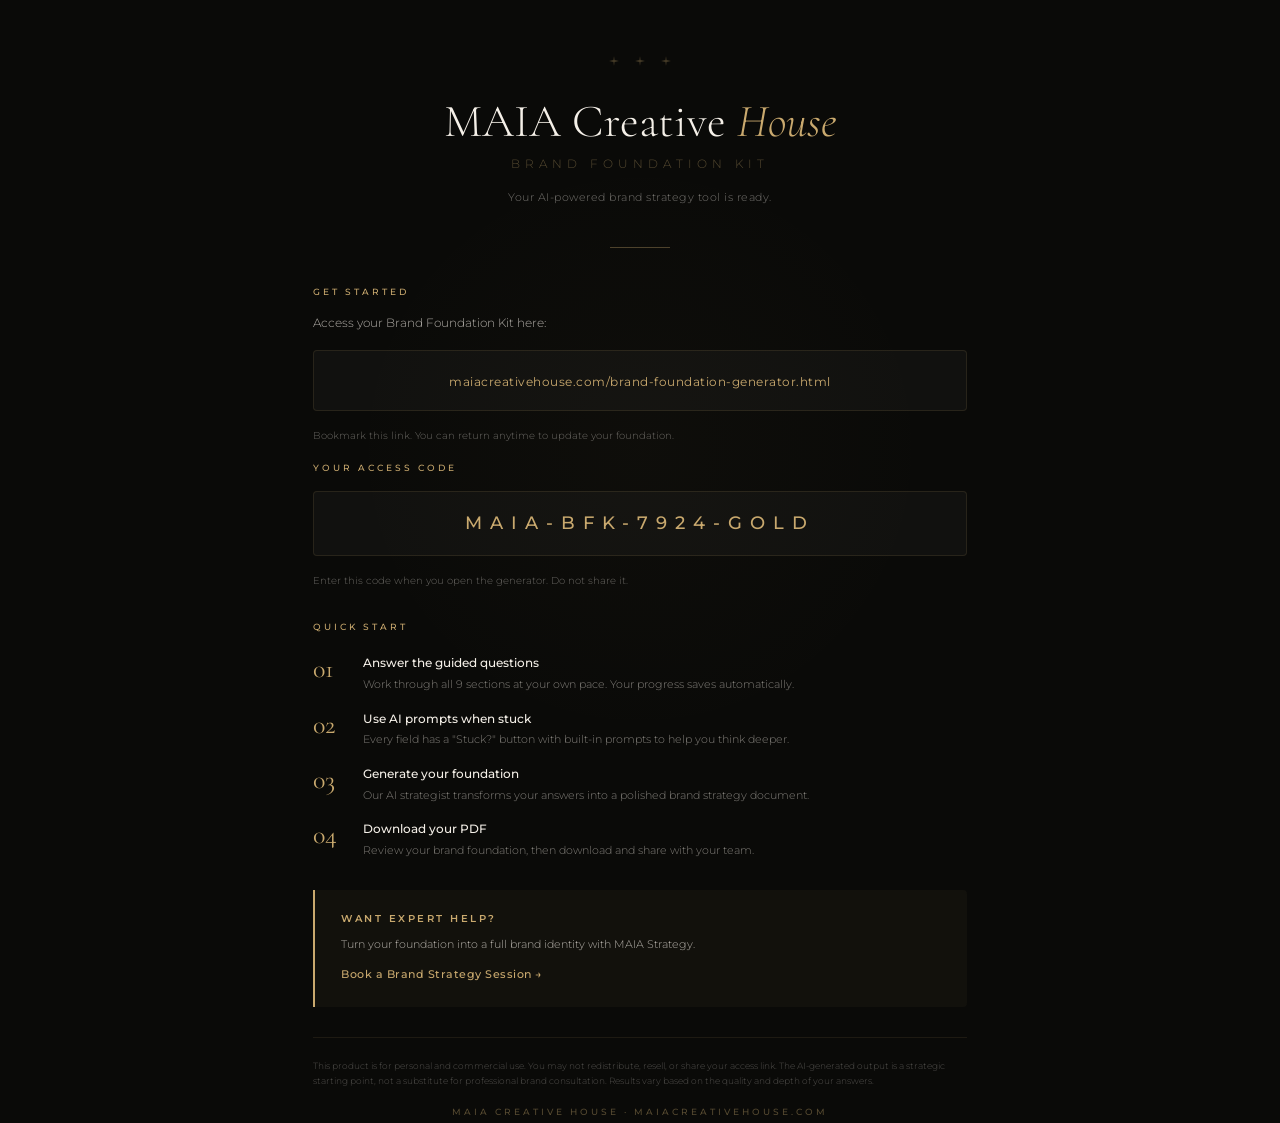
<file: Brand-Foundation-Kit-Welcome.html>
<!DOCTYPE html>
<html lang="en">
<head>
<meta charset="UTF-8">
<meta name="viewport" content="width=device-width, initial-scale=1.0">
<title>Brand Foundation Kit — MAIA Creative House</title>
<link rel="icon" type="image/svg+xml" href="data:image/svg+xml,%3Csvg xmlns='http://www.w3.org/2000/svg' viewBox='0 0 32 32'%3E%3Crect width='32' height='32' fill='%23170A0C'/%3E%3Ctext x='50%25' y='55%25' font-family='serif' font-size='18' fill='%23c9a96e' text-anchor='middle' dominant-baseline='middle'%3EM%3C/text%3E%3C/svg%3E">
<link href="https://fonts.googleapis.com/css2?family=Cormorant+Garamond:ital,wght@0,300;0,400;0,500;0,600;1,300;1,400;1,500;1,600&family=Montserrat:wght@300;400;500;600&display=swap" rel="stylesheet">
<style>
  @page {
    size: A4;
    margin: 0;
  }

  * {
    margin: 0;
    padding: 0;
    box-sizing: border-box;
  }

  :root {
    --black: #0a0a08;
    --cream: #f5f0e8;
    --gold: #c9a96e;
    --gold-dim: rgba(201, 169, 110, 0.15);
    --gold-soft: rgba(201, 169, 110, 0.4);
  }

  html, body {
    background: var(--black);
    color: var(--cream);
    font-family: 'Montserrat', sans-serif;
    font-weight: 300;
    line-height: 1.7;
    -webkit-font-smoothing: subpixel-antialiased;
    -moz-osx-font-smoothing: auto;
    text-rendering: optimizeLegibility;
    margin: 0;
    padding: 0;
  }

  .page {
    width: 794px;
    height: 1123px;
    margin: 0 auto;
    position: relative;
    overflow: hidden;
    background: var(--black);
  }

  /* Subtle background glow */
  .bg-decor {
    position: absolute;
    top: 0;
    left: 0;
    width: 100%;
    height: 100%;
    pointer-events: none;
    z-index: 0;
  }

  .bg-decor .glow {
    position: absolute;
    width: 600px;
    height: 600px;
    border-radius: 50%;
    background: radial-gradient(circle, rgba(201, 169, 110, 0.025) 0%, transparent 70%);
    top: 40%;
    left: 50%;
    transform: translate(-50%, -50%);
  }

  /* Content */
  .content {
    position: relative;
    z-index: 1;
    padding: 55px 70px 50px;
  }

  /* 3 small stars */
  .stars {
    display: flex;
    justify-content: center;
    align-items: center;
    gap: 14px;
    margin-bottom: 28px;
  }

  .stars svg {
    width: 12px;
    height: 12px;
  }

  /* Eyebrow label */
  .eyebrow {
    font-family: 'Montserrat', sans-serif;
    font-size: 10px;
    font-weight: 400;
    letter-spacing: 4px;
    text-transform: uppercase;
    color: var(--gold);
    text-align: center;
    margin-bottom: 26px;
    opacity: 0.7;
  }

  /* Hero Title: MAIA Creative (white) House (gold italic) */
  .hero-title {
    font-family: 'Cormorant Garamond', serif;
    font-size: 46px;
    font-weight: 300;
    color: var(--cream);
    text-align: center;
    line-height: 1.15;
    margin-bottom: 6px;
  }

  .hero-title .gold-italic {
    color: var(--gold);
    font-style: italic;
  }

  /* Subtitle in Montserrat thin */
  .hero-subtitle {
    font-family: 'Montserrat', sans-serif;
    font-size: 12px;
    font-weight: 300;
    letter-spacing: 5px;
    text-transform: uppercase;
    color: var(--gold-soft);
    text-align: center;
    margin-bottom: 14px;
  }

  .hero-tagline {
    font-family: 'Montserrat', sans-serif;
    font-size: 11px;
    font-weight: 300;
    letter-spacing: 0.5px;
    color: rgba(245, 240, 232, 0.45);
    text-align: center;
    margin-bottom: 40px;
    line-height: 1.7;
  }

  /* Gold hairline */
  .divider {
    width: 60px;
    height: 1px;
    background: var(--gold);
    margin: 0 auto 36px;
    opacity: 0.35;
  }

  /* Section eyebrow */
  .section-eyebrow {
    font-family: 'Montserrat', sans-serif;
    font-size: 9px;
    font-weight: 500;
    letter-spacing: 3px;
    text-transform: uppercase;
    color: var(--gold);
    margin-bottom: 14px;
  }

  /* Body text */
  .body-text {
    font-size: 11.5px;
    color: rgba(245, 240, 232, 0.7);
    line-height: 1.8;
    margin-bottom: 10px;
  }

  /* URL Card */
  .url-card {
    background: rgba(255, 255, 255, 0.03);
    border: 1px solid rgba(201, 169, 110, 0.12);
    border-radius: 4px;
    padding: 16px 22px;
    margin: 16px 0;
    text-align: center;
  }

  .url-card a {
    font-family: 'Montserrat', sans-serif;
    font-size: 11.5px;
    font-weight: 400;
    color: var(--gold);
    text-decoration: none;
    letter-spacing: 0.5px;
    word-break: break-all;
  }

  .url-hint {
    font-size: 10px;
    color: rgba(245, 240, 232, 0.4);
    margin-top: 4px;
    margin-bottom: 30px;
  }

  /* Steps */
  .steps {
    margin: 20px 0 30px;
  }

  .step {
    display: flex;
    align-items: flex-start;
    margin-bottom: 16px;
  }

  .step-number {
    font-family: 'Cormorant Garamond', serif;
    font-size: 26px;
    font-weight: 400;
    color: var(--gold);
    min-width: 50px;
    line-height: 1;
    padding-top: 2px;
  }

  .step-content {
    flex: 1;
  }

  .step-title {
    font-family: 'Montserrat', sans-serif;
    font-size: 11.5px;
    font-weight: 500;
    color: var(--cream);
    margin-bottom: 3px;
  }

  .step-desc {
    font-size: 10.5px;
    color: rgba(245, 240, 232, 0.5);
    line-height: 1.6;
  }

  /* CTA Box */
  .cta-box {
    background: rgba(201, 169, 110, 0.04);
    border-left: 2px solid var(--gold);
    padding: 20px 26px;
    margin: 28px 0 30px;
    border-radius: 0 4px 4px 0;
  }

  .cta-heading {
    font-family: 'Montserrat', sans-serif;
    font-size: 10px;
    font-weight: 600;
    letter-spacing: 2.5px;
    text-transform: uppercase;
    color: var(--gold);
    margin-bottom: 8px;
  }

  .cta-text {
    font-size: 11px;
    color: rgba(245, 240, 232, 0.7);
    line-height: 1.7;
    margin-bottom: 6px;
  }

  .cta-link {
    font-family: 'Montserrat', sans-serif;
    font-size: 10.5px;
    font-weight: 500;
    color: var(--gold);
    text-decoration: none;
    letter-spacing: 0.5px;
  }

  .cta-link:hover {
    text-decoration: underline;
  }

  /* Footer */
  .footer {
    margin-top: 20px;
    padding-top: 20px;
    border-top: 1px solid rgba(201, 169, 110, 0.1);
  }

  .disclaimer {
    font-size: 9px;
    color: rgba(245, 240, 232, 0.3);
    line-height: 1.7;
    margin-bottom: 16px;
  }

  .footer-brand {
    font-family: 'Montserrat', sans-serif;
    font-size: 9px;
    font-weight: 500;
    letter-spacing: 3px;
    text-transform: uppercase;
    color: rgba(201, 169, 110, 0.4);
    text-align: center;
  }

  /* Print styles */
  @media print {
    html, body {
      background: var(--black) !important;
      -webkit-print-color-adjust: exact;
      print-color-adjust: exact;
    }
    .page {
      width: 100%;
      height: 100vh;
      page-break-after: avoid;
    }
  }
</style>
</head>
<body>

<div class="page">
  <div class="bg-decor">
    <div class="glow"></div>
  </div>

  <div class="content">
    <!-- 3 small stars, centered -->
    <div class="stars">
      <svg viewBox="0 0 24 24" fill="none" xmlns="http://www.w3.org/2000/svg">
        <path d="M12 2 L13.2 10 L22 12 L13.2 14 L12 22 L10.8 14 L2 12 L10.8 10 Z" fill="rgba(201, 169, 110, 0.3)"/>
      </svg>
      <svg viewBox="0 0 24 24" fill="none" xmlns="http://www.w3.org/2000/svg">
        <path d="M12 2 L13.2 10 L22 12 L13.2 14 L12 22 L10.8 14 L2 12 L10.8 10 Z" fill="rgba(201, 169, 110, 0.3)"/>
      </svg>
      <svg viewBox="0 0 24 24" fill="none" xmlns="http://www.w3.org/2000/svg">
        <path d="M12 2 L13.2 10 L22 12 L13.2 14 L12 22 L10.8 14 L2 12 L10.8 10 Z" fill="rgba(201, 169, 110, 0.3)"/>
      </svg>
    </div>

    <!-- Hero: MAIA Creative (white) House (gold italic) -->
    <h1 class="hero-title">MAIA Creative <span class="gold-italic">House</span></h1>
    <p class="hero-subtitle">Brand Foundation Kit</p>

    <p class="hero-tagline">Your AI-powered brand strategy tool is ready.</p>

    <div class="divider"></div>

    <!-- Access Section -->
    <div class="section-eyebrow">Get Started</div>
    <p class="body-text">Access your Brand Foundation Kit here:</p>
    <div class="url-card">
      <a href="https://maiacreativehouse.com/brand-foundation-generator.html">maiacreativehouse.com/brand-foundation-generator.html</a>
    </div>
    <p class="url-hint" style="margin-bottom: 16px;">Bookmark this link. You can return anytime to update your foundation.</p>

    <div class="section-eyebrow">Your Access Code</div>
    <div class="url-card" style="letter-spacing: 8px; font-family: 'Montserrat', sans-serif; font-size: 18px; font-weight: 500; color: #c9a96e;">
      MAIA-BFK-7924-GOLD
    </div>
    <p class="url-hint">Enter this code when you open the generator. Do not share it.</p>

    <!-- Quick Start -->
    <div class="section-eyebrow">Quick Start</div>
    <div class="steps">
      <div class="step">
        <div class="step-number">01</div>
        <div class="step-content">
          <div class="step-title">Answer the guided questions</div>
          <div class="step-desc">Work through all 9 sections at your own pace. Your progress saves automatically.</div>
        </div>
      </div>
      <div class="step">
        <div class="step-number">02</div>
        <div class="step-content">
          <div class="step-title">Use AI prompts when stuck</div>
          <div class="step-desc">Every field has a "Stuck?" button with built-in prompts to help you think deeper.</div>
        </div>
      </div>
      <div class="step">
        <div class="step-number">03</div>
        <div class="step-content">
          <div class="step-title">Generate your foundation</div>
          <div class="step-desc">Our AI strategist transforms your answers into a polished brand strategy document.</div>
        </div>
      </div>
      <div class="step">
        <div class="step-number">04</div>
        <div class="step-content">
          <div class="step-title">Download your PDF</div>
          <div class="step-desc">Review your brand foundation, then download and share with your team.</div>
        </div>
      </div>
    </div>

    <!-- CTA Box -->
    <div class="cta-box">
      <div class="cta-heading">Want Expert Help?</div>
      <p class="cta-text">Turn your foundation into a full brand identity with MAIA Strategy.</p>
      <a class="cta-link" href="https://maiacreativehouse.com/#contact">Book a Brand Strategy Session &#8594;</a>
    </div>

    <!-- Footer -->
    <div class="footer">
      <p class="disclaimer">This product is for personal and commercial use. You may not redistribute, resell, or share your access link. The AI-generated output is a strategic starting point, not a substitute for professional brand consultation. Results vary based on the quality and depth of your answers.</p>
      <div class="footer-brand">MAIA Creative House · maiacreativehouse.com</div>
    </div>
  </div>
</div>

</body>
</html>
</file>
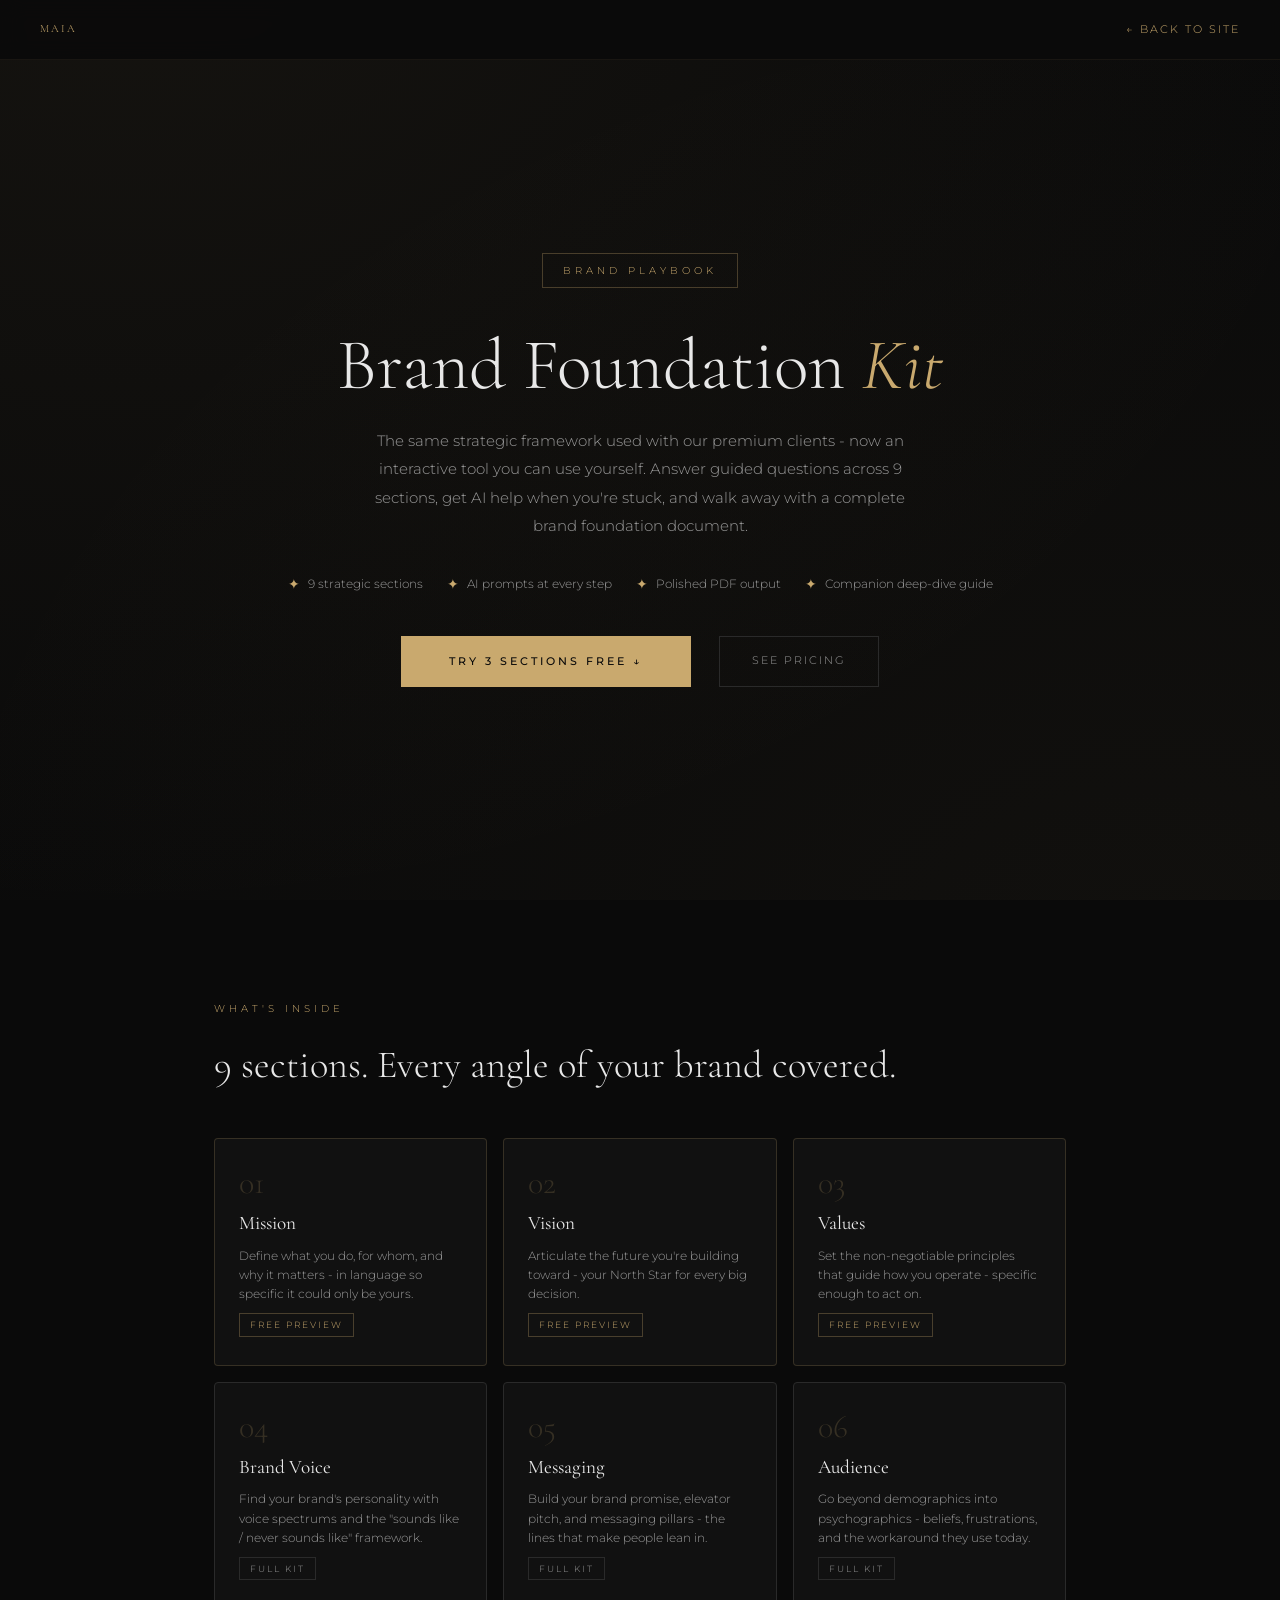
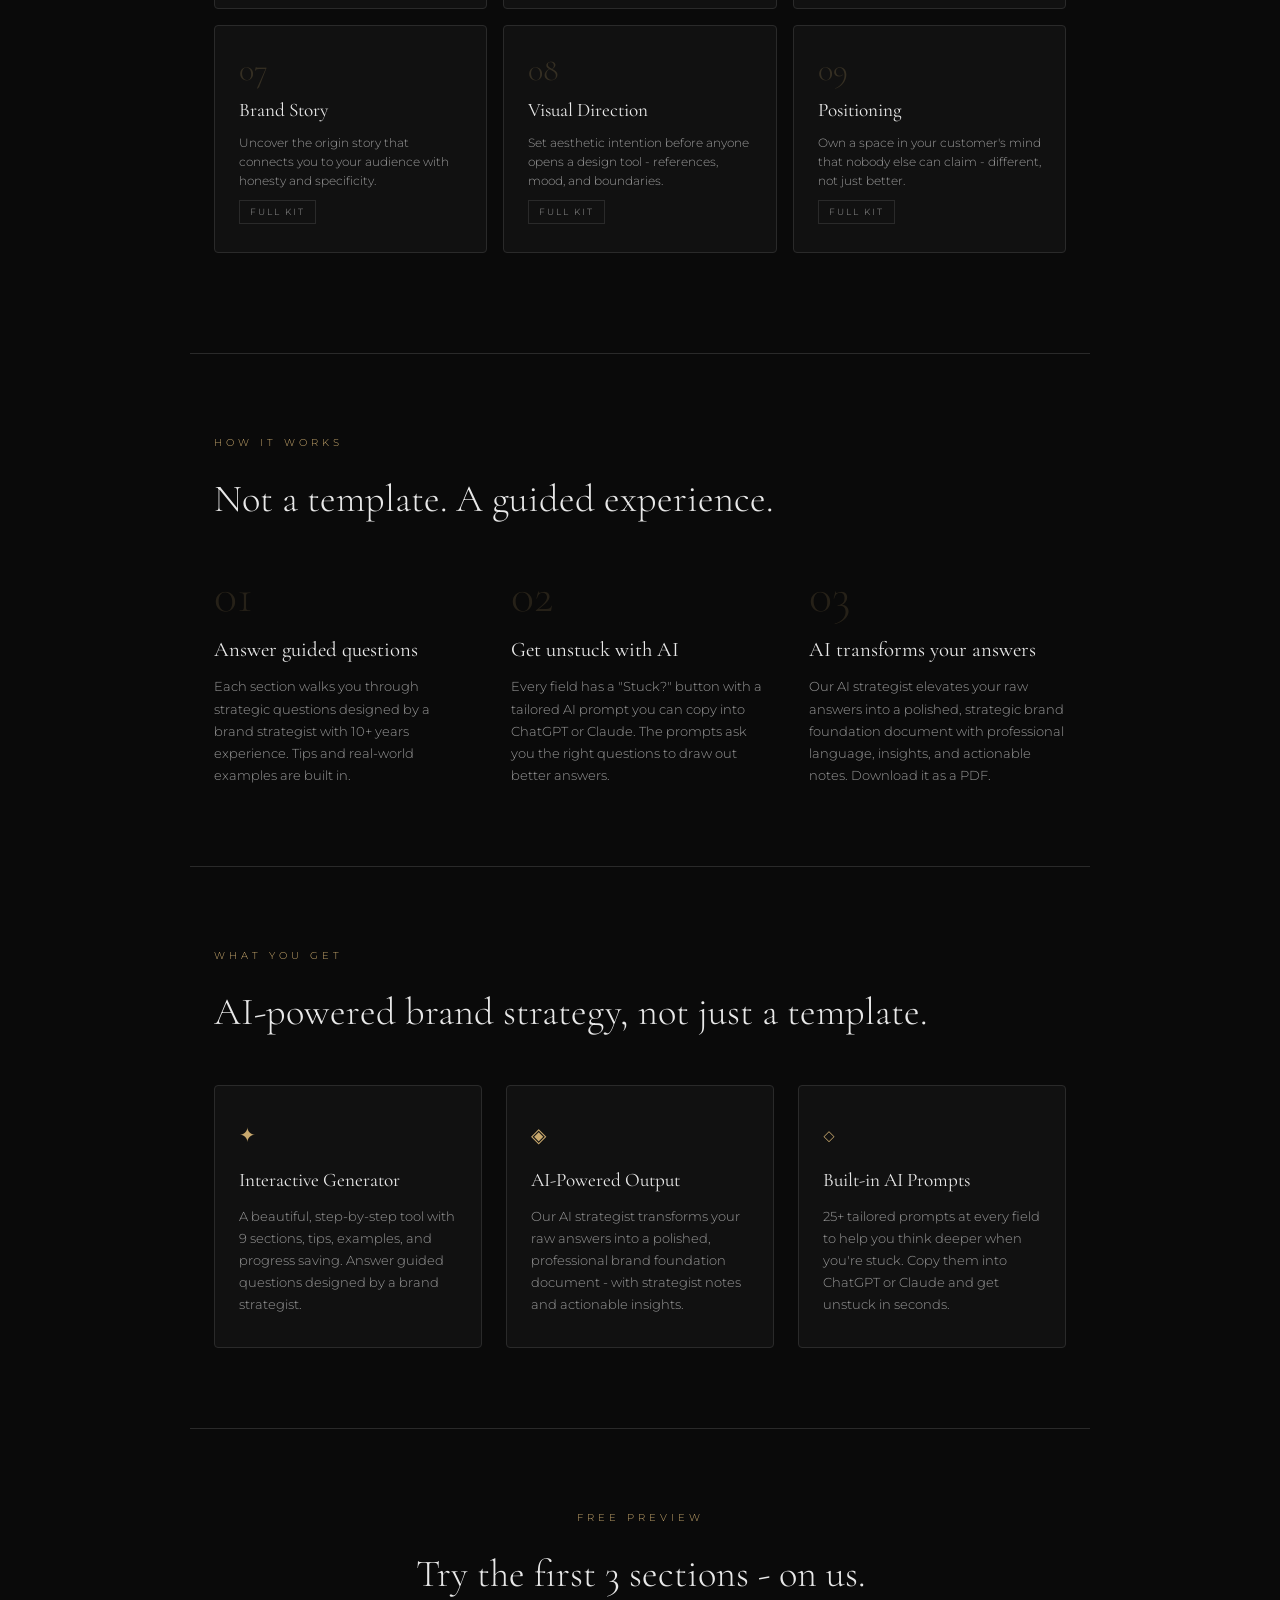
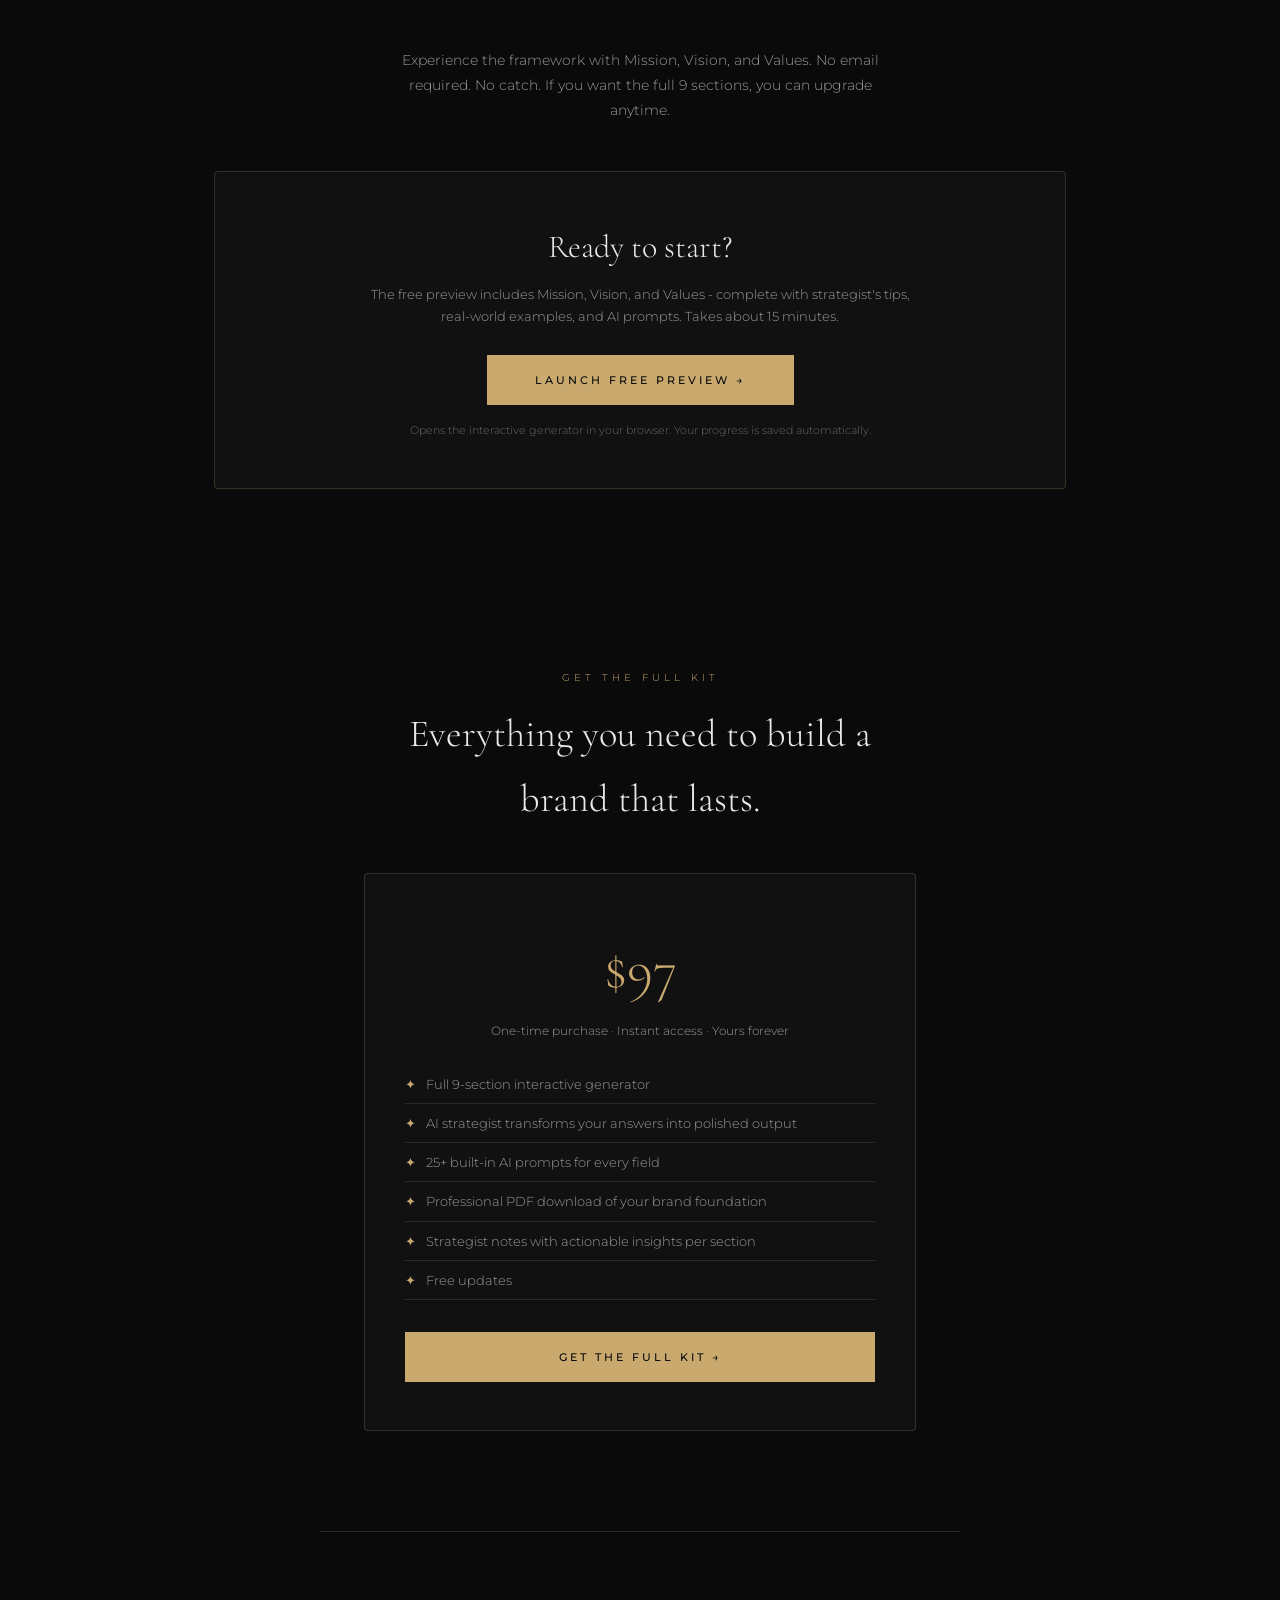
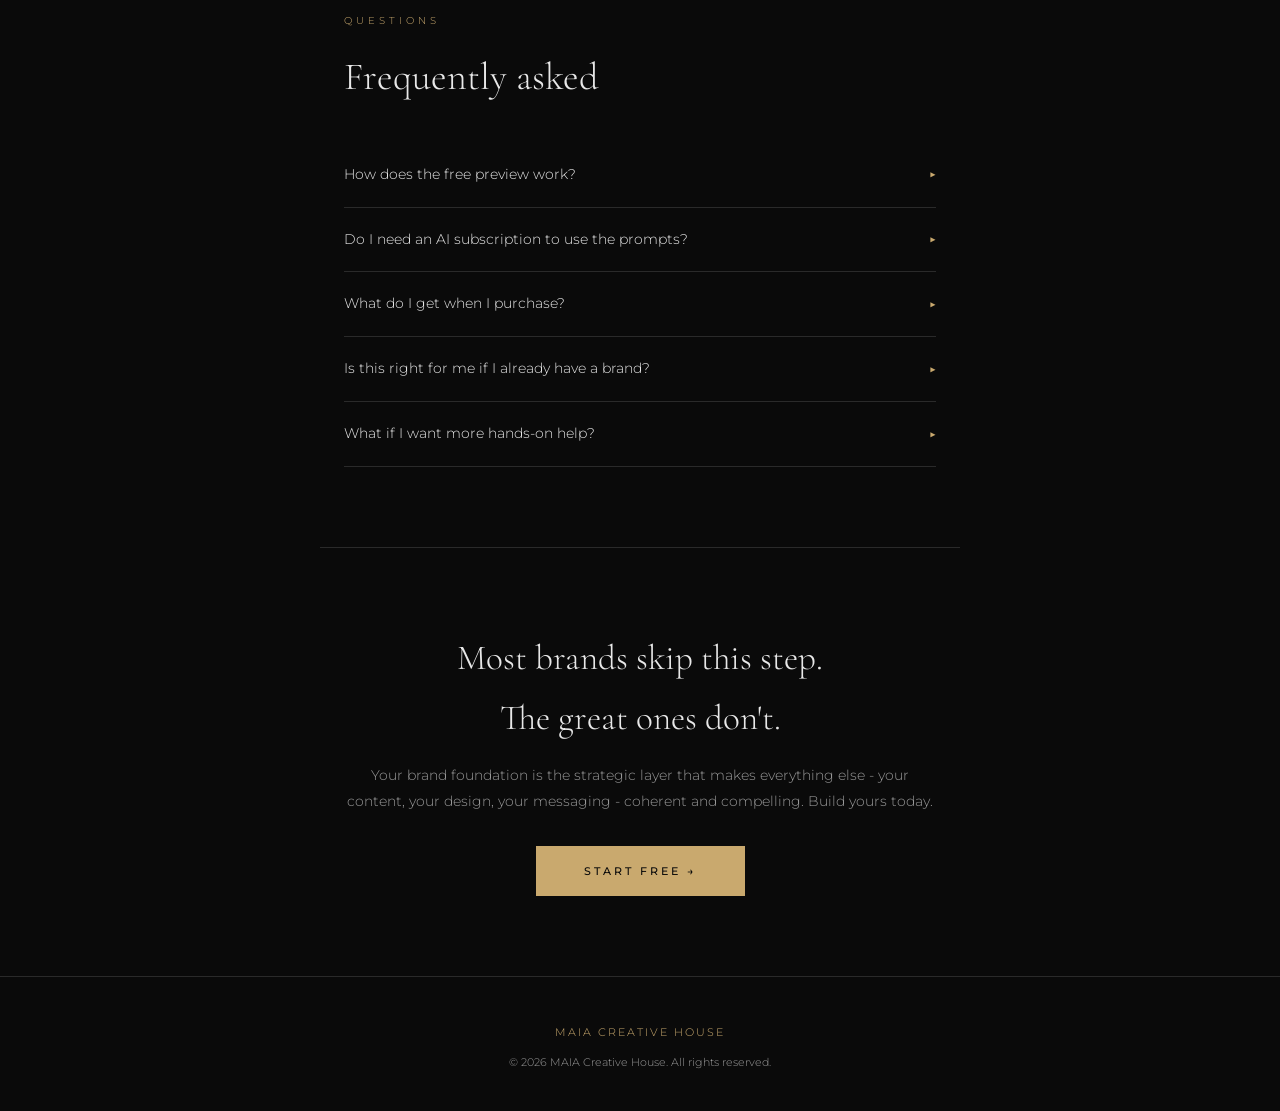
<file: brand-foundation-kit.html>
<!DOCTYPE html>
<html lang="en">
<head>
<meta charset="UTF-8">
<meta name="viewport" content="width=device-width, initial-scale=1.0">
<title>Brand Foundation Kit  - MAIA Creative House</title>
<meta name="description" content="Build your complete brand foundation  - mission, vision, values, voice, messaging, and more  - with an interactive AI-powered generator. Try 3 sections free.">
<meta property="og:title" content="Brand Foundation Kit  - MAIA Creative House">
<meta property="og:description" content="The same brand strategy framework used with premium clients. 9 guided sections. AI prompts at every step. Try it free.">
<meta property="og:type" content="website">
<link rel="icon" type="image/svg+xml" href="data:image/svg+xml,%3Csvg xmlns='http://www.w3.org/2000/svg' viewBox='0 0 32 32'%3E%3Crect width='32' height='32' fill='%23170A0C'/%3E%3Ctext x='50%25' y='55%25' font-family='serif' font-size='18' fill='%23c9a96e' text-anchor='middle' dominant-baseline='middle'%3EM%3C/text%3E%3C/svg%3E">
<link href="https://fonts.googleapis.com/css2?family=Cormorant+Garamond:ital,wght@0,300;0,400;0,500;0,600;0,700;1,300;1,400;1,500&family=Montserrat:wght@300;400;500;600&display=swap" rel="stylesheet">
<style>
*, *::before, *::after { margin: 0; padding: 0; box-sizing: border-box; }

:root {
  --gold: #c9a96e;
  --gold-light: #d4bc8e;
  --dark: #0a0a0a;
  --dark-card: #111111;
  --dark-input: #1a1a1a;
  --dark-border: #2a2a2a;
  --text: #e8e8e8;
  --text-muted: #999;
  --serif: 'Cormorant Garamond', Georgia, serif;
  --sans: 'Montserrat', sans-serif;
}

html { scroll-behavior: smooth; }
body { font-family: var(--sans); background: var(--dark); color: var(--text); line-height: 1.7; font-weight: 300; }

/* ─── NAV ─── */
.top-nav {
  position: fixed; top: 0; left: 0; right: 0; z-index: 100;
  padding: 20px 40px;
  display: flex; justify-content: space-between; align-items: center;
  background: rgba(10,10,10,0.9);
  backdrop-filter: blur(10px);
  border-bottom: 1px solid rgba(201,169,110,0.08);
}
.top-nav a { color: var(--gold); text-decoration: none; font-size: 11px; letter-spacing: 2px; text-transform: uppercase; }
.nav-brand { font-family: var(--serif); font-size: 18px; letter-spacing: 1px; text-transform: none; }

/* ─── HERO ─── */
.hero {
  min-height: 100vh;
  display: flex; align-items: center; justify-content: center;
  padding: 120px 24px 80px;
  text-align: center;
  position: relative; overflow: hidden;
}
.hero::before {
  content: ''; position: absolute; top: -50%; left: -50%; width: 200%; height: 200%;
  background: radial-gradient(ellipse at 30% 20%, rgba(201,169,110,0.06) 0%, transparent 50%),
              radial-gradient(ellipse at 70% 80%, rgba(201,169,110,0.04) 0%, transparent 50%);
}
.hero-content { position: relative; max-width: 720px; }
.hero-badge {
  display: inline-block; font-size: 10px; letter-spacing: 4px; text-transform: uppercase;
  color: var(--gold); border: 1px solid rgba(201,169,110,0.3); padding: 8px 20px; margin-bottom: 36px;
}
.hero h1 {
  font-family: var(--serif); font-size: clamp(2.8rem, 6vw, 4.5rem); font-weight: 300;
  line-height: 1.15; margin-bottom: 20px;
}
.hero h1 em { font-style: italic; color: var(--gold); }
.hero-desc {
  font-size: 15px; color: var(--text-muted); line-height: 1.9; max-width: 540px;
  margin: 0 auto 32px;
}
.hero-features {
  display: flex; flex-wrap: wrap; justify-content: center; gap: 24px;
  margin-bottom: 40px;
}
.hero-feature {
  font-size: 12px; color: var(--text-muted); display: flex; align-items: center; gap: 8px;
}
.hero-feature .check { color: var(--gold); font-size: 14px; }

.btn-primary {
  display: inline-block; background: var(--gold); color: var(--dark);
  font-family: var(--sans); font-size: 11px; letter-spacing: 3px; text-transform: uppercase;
  padding: 16px 48px; border: none; cursor: pointer; text-decoration: none;
  transition: all 0.4s; font-weight: 500;
}
.btn-primary:hover { background: var(--gold-light); transform: translateY(-1px); box-shadow: 0 4px 20px rgba(201,169,110,0.3); }

.btn-secondary {
  display: inline-block; border: 1px solid var(--dark-border); color: var(--text-muted);
  font-family: var(--sans); font-size: 11px; letter-spacing: 2px; text-transform: uppercase;
  padding: 14px 32px; text-decoration: none; transition: all 0.3s; margin-left: 12px;
}
.btn-secondary:hover { border-color: var(--text-muted); color: var(--text); }

.hero-ctas { display: flex; flex-wrap: wrap; justify-content: center; gap: 16px; }

/* ─── WHAT'S INSIDE ─── */
.whats-inside {
  max-width: 900px; margin: 0 auto; padding: 100px 24px;
}
.section-label {
  font-size: 10px; letter-spacing: 4px; text-transform: uppercase; color: var(--gold); margin-bottom: 16px;
}
.section-heading {
  font-family: var(--serif); font-size: clamp(1.8rem, 3vw, 2.6rem); font-weight: 300; margin-bottom: 40px;
}
.sections-grid {
  display: grid; grid-template-columns: repeat(3, 1fr); gap: 16px;
}
.section-card {
  background: var(--dark-card); border: 1px solid var(--dark-border); padding: 28px 24px;
  border-radius: 4px; transition: border-color 0.3s;
}
.section-card:hover { border-color: rgba(201,169,110,0.3); }
.section-card.free { border-color: rgba(201,169,110,0.2); }
.section-card .num {
  font-family: var(--serif); font-size: 32px; color: rgba(201,169,110,0.2); margin-bottom: 8px; line-height: 1;
}
.section-card h3 {
  font-family: var(--serif); font-size: 1.2rem; font-weight: 400; color: var(--text); margin-bottom: 6px;
}
.section-card p { font-size: 12px; color: var(--text-muted); line-height: 1.6; }
.section-card .free-badge {
  display: inline-block; font-size: 9px; letter-spacing: 2px; text-transform: uppercase;
  color: var(--gold); border: 1px solid rgba(201,169,110,0.3); padding: 3px 10px; margin-top: 10px;
}
.section-card .locked-badge {
  display: inline-block; font-size: 9px; letter-spacing: 2px; text-transform: uppercase;
  color: var(--text-muted); border: 1px solid var(--dark-border); padding: 3px 10px; margin-top: 10px;
}

/* ─── HOW IT WORKS ─── */
.how-it-works {
  max-width: 900px; margin: 0 auto; padding: 80px 24px;
  border-top: 1px solid var(--dark-border);
}
.steps {
  display: grid; grid-template-columns: repeat(3, 1fr); gap: 40px; margin-top: 40px;
}
.step-num {
  font-family: var(--serif); font-size: 48px; color: rgba(201,169,110,0.15); line-height: 1; margin-bottom: 12px;
}
.step h3 {
  font-family: var(--serif); font-size: 1.3rem; font-weight: 400; margin-bottom: 8px;
}
.step p { font-size: 13px; color: var(--text-muted); line-height: 1.7; }

/* ─── WHATS INCLUDED ─── */
.included {
  max-width: 900px; margin: 0 auto; padding: 80px 24px;
  border-top: 1px solid var(--dark-border);
}
.included-grid {
  display: grid; grid-template-columns: repeat(3, 1fr); gap: 24px; margin-top: 40px;
}
.included-item {
  background: var(--dark-card); border: 1px solid var(--dark-border); padding: 32px 24px;
  border-radius: 4px;
}
.included-item .icon { color: var(--gold); font-size: 20px; margin-bottom: 12px; }
.included-item h3 {
  font-family: var(--serif); font-size: 1.2rem; font-weight: 400; margin-bottom: 8px;
}
.included-item p { font-size: 13px; color: var(--text-muted); line-height: 1.7; }

/* ─── PRICING ─── */
.pricing {
  max-width: 600px; margin: 0 auto; padding: 100px 24px;
  text-align: center;
}
.price-card {
  background: var(--dark-card); border: 1px solid rgba(201,169,110,0.2); padding: 48px 40px;
  border-radius: 4px; margin-top: 32px;
}
.price-amount {
  font-family: var(--serif); font-size: 3.5rem; font-weight: 300; color: var(--gold); margin-bottom: 4px;
}
.price-note { font-size: 12px; color: var(--text-muted); margin-bottom: 24px; }
.price-features { text-align: left; margin-bottom: 32px; }
.price-features li {
  list-style: none; font-size: 13px; color: var(--text-muted); padding: 8px 0;
  border-bottom: 1px solid var(--dark-border);
  display: flex; align-items: center; gap: 10px;
}
.price-features li .check { color: var(--gold); }

/* ─── FAQ ─── */
.faq {
  max-width: 640px; margin: 0 auto; padding: 80px 24px;
  border-top: 1px solid var(--dark-border);
}
.faq-item { border-bottom: 1px solid var(--dark-border); padding: 20px 0; }
.faq-q {
  font-size: 14px; color: var(--text); cursor: pointer; display: flex;
  justify-content: space-between; align-items: center;
}
.faq-q .arrow { color: var(--gold); transition: transform 0.3s; font-size: 12px; }
.faq-q.open .arrow { transform: rotate(90deg); }
.faq-a {
  display: none; font-size: 13px; color: var(--text-muted); line-height: 1.7;
  padding-top: 12px;
}
.faq-a.open { display: block; }

/* ─── CTA ─── */
.final-cta {
  max-width: 640px; margin: 0 auto; padding: 80px 24px; text-align: center;
  border-top: 1px solid var(--dark-border);
}
.final-cta h2 {
  font-family: var(--serif); font-size: clamp(1.6rem, 3vw, 2.2rem); font-weight: 300; margin-bottom: 16px;
}
.final-cta p { font-size: 14px; color: var(--text-muted); margin-bottom: 32px; line-height: 1.8; }

/* ─── FOOTER ─── */
.page-footer {
  text-align: center; padding: 40px 24px; border-top: 1px solid var(--dark-border);
}
.page-footer a { color: var(--gold); text-decoration: none; font-size: 11px; letter-spacing: 2px; text-transform: uppercase; }
.page-footer p { font-size: 11px; color: var(--text-muted); margin-top: 8px; }

/* ─── RESPONSIVE ─── */
@media (max-width: 768px) {
  .sections-grid, .steps, .included-grid { grid-template-columns: 1fr; }
  .top-nav { padding: 16px 20px; }
  .hero { padding: 100px 20px 60px; }
}
</style>
</head>
<body>

<!-- NAV -->
<nav class="top-nav">
  <a href="index.html" class="nav-brand">MAIA</a>
  <a href="index.html">← Back to Site</a>
</nav>

<!-- HERO -->
<section class="hero">
  <div class="hero-content">
    <div class="hero-badge">Brand Playbook</div>
    <h1>Brand Foundation <em>Kit</em></h1>
    <p class="hero-desc">
      The same strategic framework used with our premium clients  - now an interactive tool you can use yourself.
      Answer guided questions across 9 sections, get AI help when you're stuck, and walk away with a complete brand foundation document.
    </p>
    <div class="hero-features">
      <div class="hero-feature"><span class="check">✦</span> 9 strategic sections</div>
      <div class="hero-feature"><span class="check">✦</span> AI prompts at every step</div>
      <div class="hero-feature"><span class="check">✦</span> Polished PDF output</div>
      <div class="hero-feature"><span class="check">✦</span> Companion deep-dive guide</div>
    </div>
    <div class="hero-ctas">
      <a href="#free-preview" class="btn-primary">Try 3 Sections Free ↓</a>
      <a href="#pricing" class="btn-secondary">See Pricing</a>
    </div>
  </div>
</section>

<!-- WHAT'S INSIDE -->
<section class="whats-inside" id="sections">
  <div class="section-label">What's Inside</div>
  <h2 class="section-heading">9 sections. Every angle of your brand covered.</h2>
  <div class="sections-grid">
    <div class="section-card free">
      <div class="num">01</div>
      <h3>Mission</h3>
      <p>Define what you do, for whom, and why it matters  - in language so specific it could only be yours.</p>
      <div class="free-badge">Free Preview</div>
    </div>
    <div class="section-card free">
      <div class="num">02</div>
      <h3>Vision</h3>
      <p>Articulate the future you're building toward  - your North Star for every big decision.</p>
      <div class="free-badge">Free Preview</div>
    </div>
    <div class="section-card free">
      <div class="num">03</div>
      <h3>Values</h3>
      <p>Set the non-negotiable principles that guide how you operate  - specific enough to act on.</p>
      <div class="free-badge">Free Preview</div>
    </div>
    <div class="section-card">
      <div class="num">04</div>
      <h3>Brand Voice</h3>
      <p>Find your brand's personality with voice spectrums and the "sounds like / never sounds like" framework.</p>
      <div class="locked-badge">Full Kit</div>
    </div>
    <div class="section-card">
      <div class="num">05</div>
      <h3>Messaging</h3>
      <p>Build your brand promise, elevator pitch, and messaging pillars  - the lines that make people lean in.</p>
      <div class="locked-badge">Full Kit</div>
    </div>
    <div class="section-card">
      <div class="num">06</div>
      <h3>Audience</h3>
      <p>Go beyond demographics into psychographics  - beliefs, frustrations, and the workaround they use today.</p>
      <div class="locked-badge">Full Kit</div>
    </div>
    <div class="section-card">
      <div class="num">07</div>
      <h3>Brand Story</h3>
      <p>Uncover the origin story that connects you to your audience with honesty and specificity.</p>
      <div class="locked-badge">Full Kit</div>
    </div>
    <div class="section-card">
      <div class="num">08</div>
      <h3>Visual Direction</h3>
      <p>Set aesthetic intention before anyone opens a design tool  - references, mood, and boundaries.</p>
      <div class="locked-badge">Full Kit</div>
    </div>
    <div class="section-card">
      <div class="num">09</div>
      <h3>Positioning</h3>
      <p>Own a space in your customer's mind that nobody else can claim  - different, not just better.</p>
      <div class="locked-badge">Full Kit</div>
    </div>
  </div>
</section>

<!-- HOW IT WORKS -->
<section class="how-it-works">
  <div class="section-label">How It Works</div>
  <h2 class="section-heading">Not a template. A guided experience.</h2>
  <div class="steps">
    <div class="step">
      <div class="step-num">01</div>
      <h3>Answer guided questions</h3>
      <p>Each section walks you through strategic questions designed by a brand strategist with 10+ years experience. Tips and real-world examples are built in.</p>
    </div>
    <div class="step">
      <div class="step-num">02</div>
      <h3>Get unstuck with AI</h3>
      <p>Every field has a "Stuck?" button with a tailored AI prompt you can copy into ChatGPT or Claude. The prompts ask you the right questions to draw out better answers.</p>
    </div>
    <div class="step">
      <div class="step-num">03</div>
      <h3>AI transforms your answers</h3>
      <p>Our AI strategist elevates your raw answers into a polished, strategic brand foundation document with professional language, insights, and actionable notes. Download it as a PDF.</p>
    </div>
  </div>
</section>

<!-- WHAT'S INCLUDED -->
<section class="included">
  <div class="section-label">What You Get</div>
  <h2 class="section-heading">AI-powered brand strategy, not just a template.</h2>
  <div class="included-grid">
    <div class="included-item">
      <div class="icon">✦</div>
      <h3>Interactive Generator</h3>
      <p>A beautiful, step-by-step tool with 9 sections, tips, examples, and progress saving. Answer guided questions designed by a brand strategist.</p>
    </div>
    <div class="included-item">
      <div class="icon">◈</div>
      <h3>AI-Powered Output</h3>
      <p>Our AI strategist transforms your raw answers into a polished, professional brand foundation document  - with strategist notes and actionable insights.</p>
    </div>
    <div class="included-item">
      <div class="icon">◇</div>
      <h3>Built-in AI Prompts</h3>
      <p>25+ tailored prompts at every field to help you think deeper when you're stuck. Copy them into ChatGPT or Claude and get unstuck in seconds.</p>
    </div>
  </div>
</section>

<!-- FREE PREVIEW -->
<section id="free-preview" style="max-width:900px; margin:0 auto; padding:80px 24px; border-top:1px solid var(--dark-border);">
  <div style="text-align:center; margin-bottom:48px;">
    <div class="section-label">Free Preview</div>
    <h2 class="section-heading">Try the first 3 sections  - on us.</h2>
    <p style="font-size:14px; color:var(--text-muted); max-width:480px; margin:0 auto; line-height:1.8;">
      Experience the framework with Mission, Vision, and Values.
      No email required. No catch. If you want the full 9 sections, you can upgrade anytime.
    </p>
  </div>

  <!-- Mini embedded preview of the generator (simplified) -->
  <div style="background:var(--dark-card); border:1px solid rgba(201,169,110,0.2); border-radius:4px; padding:48px 40px; text-align:center;">
    <div style="font-family:var(--serif); font-size:2rem; font-weight:300; margin-bottom:8px;">Ready to start?</div>
    <p style="font-size:13px; color:var(--text-muted); margin-bottom:28px; line-height:1.7;">
      The free preview includes Mission, Vision, and Values  - complete with strategist's tips,<br>
      real-world examples, and AI prompts. Takes about 15 minutes.
    </p>
    <a href="brand-foundation-generator.html?mode=preview" class="btn-primary" style="text-decoration:none;">Launch Free Preview →</a>
    <p style="font-size:11px; color:#666; margin-top:16px;">Opens the interactive generator in your browser. Your progress is saved automatically.</p>
  </div>
</section>

<!-- PRICING -->
<section class="pricing" id="pricing">
  <div class="section-label">Get the Full Kit</div>
  <h2 class="section-heading">Everything you need to build a brand that lasts.</h2>
  <div class="price-card">
    <div class="price-amount">$97</div>
    <div class="price-note">One-time purchase · Instant access · Yours forever</div>
    <ul class="price-features">
      <li><span class="check">✦</span> Full 9-section interactive generator</li>
      <li><span class="check">✦</span> AI strategist transforms your answers into polished output</li>
      <li><span class="check">✦</span> 25+ built-in AI prompts for every field</li>
      <li><span class="check">✦</span> Professional PDF download of your brand foundation</li>
      <li><span class="check">✦</span> Strategist notes with actionable insights per section</li>
      <li><span class="check">✦</span> Free updates</li>
    </ul>
    <a href="https://maiacreativehouse.gumroad.com/l/brandfoundationkit" class="btn-primary" style="text-decoration:none; display:block; text-align:center;">Get the Full Kit →</a>
  </div>
</section>

<!-- FAQ -->
<section class="faq">
  <div class="section-label">Questions</div>
  <h2 class="section-heading" style="margin-bottom:32px;">Frequently asked</h2>

  <div class="faq-item">
    <div class="faq-q" onclick="toggleFaq(this)">
      How does the free preview work? <span class="arrow">&#9654;</span>
    </div>
    <div class="faq-a">
      Click "Launch Free Preview" and you'll get access to the first 3 sections (Mission, Vision, Values) of the interactive generator  - complete with tips, examples, and AI prompts. No email or credit card needed. If you want the remaining 6 sections plus AI-powered generation, you can purchase the full kit on Gumroad.
    </div>
  </div>

  <div class="faq-item">
    <div class="faq-q" onclick="toggleFaq(this)">
      Do I need an AI subscription to use the prompts? <span class="arrow">&#9654;</span>
    </div>
    <div class="faq-a">
      The prompts work with any AI tool  - ChatGPT (free tier works), Claude, Gemini, or any other. Just copy the prompt, paste it into your preferred tool, and follow the conversation. The kit itself works completely without AI if you prefer.
    </div>
  </div>

  <div class="faq-item">
    <div class="faq-q" onclick="toggleFaq(this)">
      What do I get when I purchase? <span class="arrow">&#9654;</span>
    </div>
    <div class="faq-a">
      You get instant access to the Brand Foundation Generator on our website. Answer the guided questions, and our AI strategist transforms your answers into a polished, professional brand foundation document. Download it as a PDF and share it with your team, designers, or investors.
    </div>
  </div>

  <div class="faq-item">
    <div class="faq-q" onclick="toggleFaq(this)">
      Is this right for me if I already have a brand? <span class="arrow">&#9654;</span>
    </div>
    <div class="faq-a">
      Yes. Many established brands have never formalized their foundation  - they have a logo and a website but no documented mission, positioning, or voice guidelines. This kit helps you codify what's been in your head into a strategic document your whole team can use. It's also great for brands going through a refresh.
    </div>
  </div>

  <div class="faq-item">
    <div class="faq-q" onclick="toggleFaq(this)">
      What if I want more hands-on help? <span class="arrow">&#9654;</span>
    </div>
    <div class="faq-a">
      MAIA Creative House offers Brand Strategy sessions where we review your foundation together, sharpen your positioning, and map your next steps. Many kit buyers use their completed foundation as the starting point for a strategy call. <a href="index.html#contact" style="color:var(--gold);">Book a session →</a>
    </div>
  </div>
</section>

<!-- FINAL CTA -->
<section class="final-cta">
  <h2>Most brands skip this step.<br>The great ones don't.</h2>
  <p>Your brand foundation is the strategic layer that makes everything else  - your content, your design, your messaging  - coherent and compelling. Build yours today.</p>
  <a href="#free-preview" class="btn-primary" style="text-decoration:none;">Start Free →</a>
</section>

<!-- FOOTER -->
<footer class="page-footer">
  <a href="index.html">MAIA Creative House</a>
  <p>&copy; 2026 MAIA Creative House. All rights reserved.</p>
</footer>

<script>
function toggleFaq(el) {
  el.classList.toggle('open');
  el.nextElementSibling.classList.toggle('open');
}
</script>
</body>
</html>
</file>
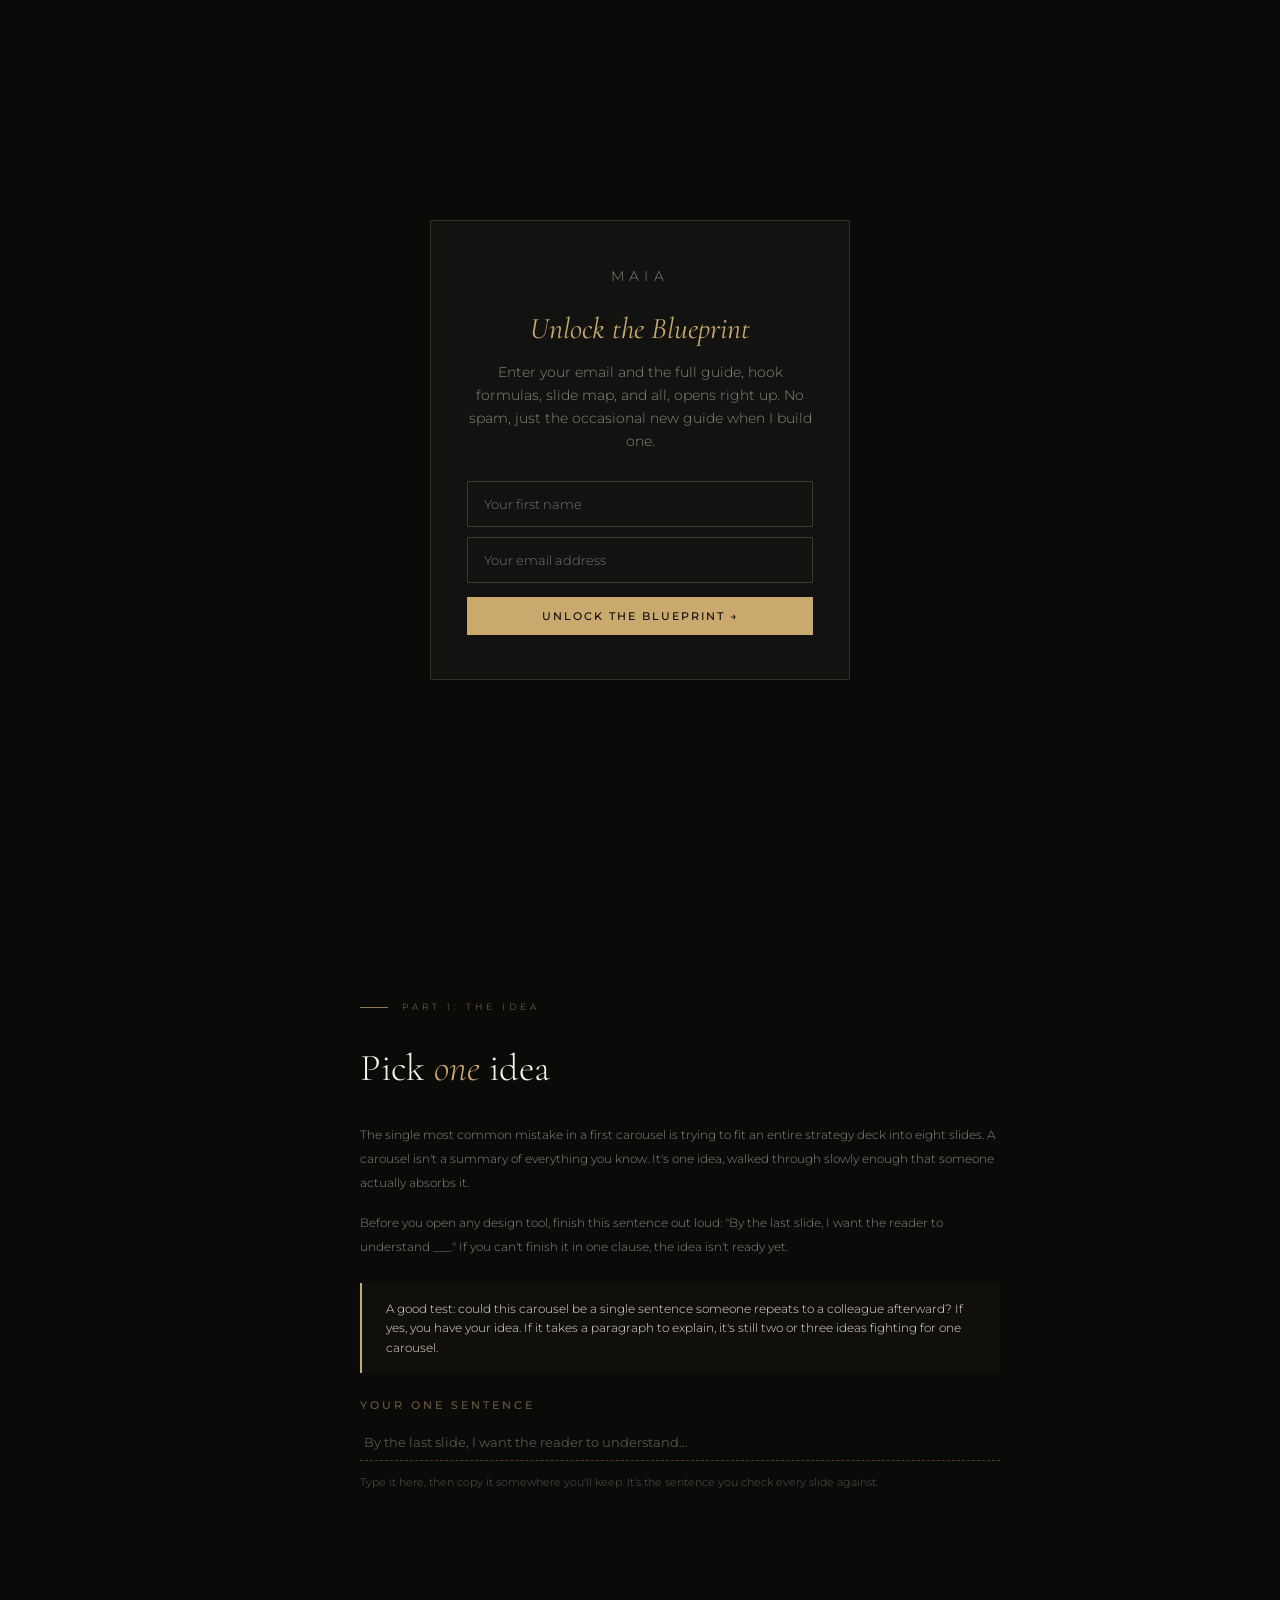
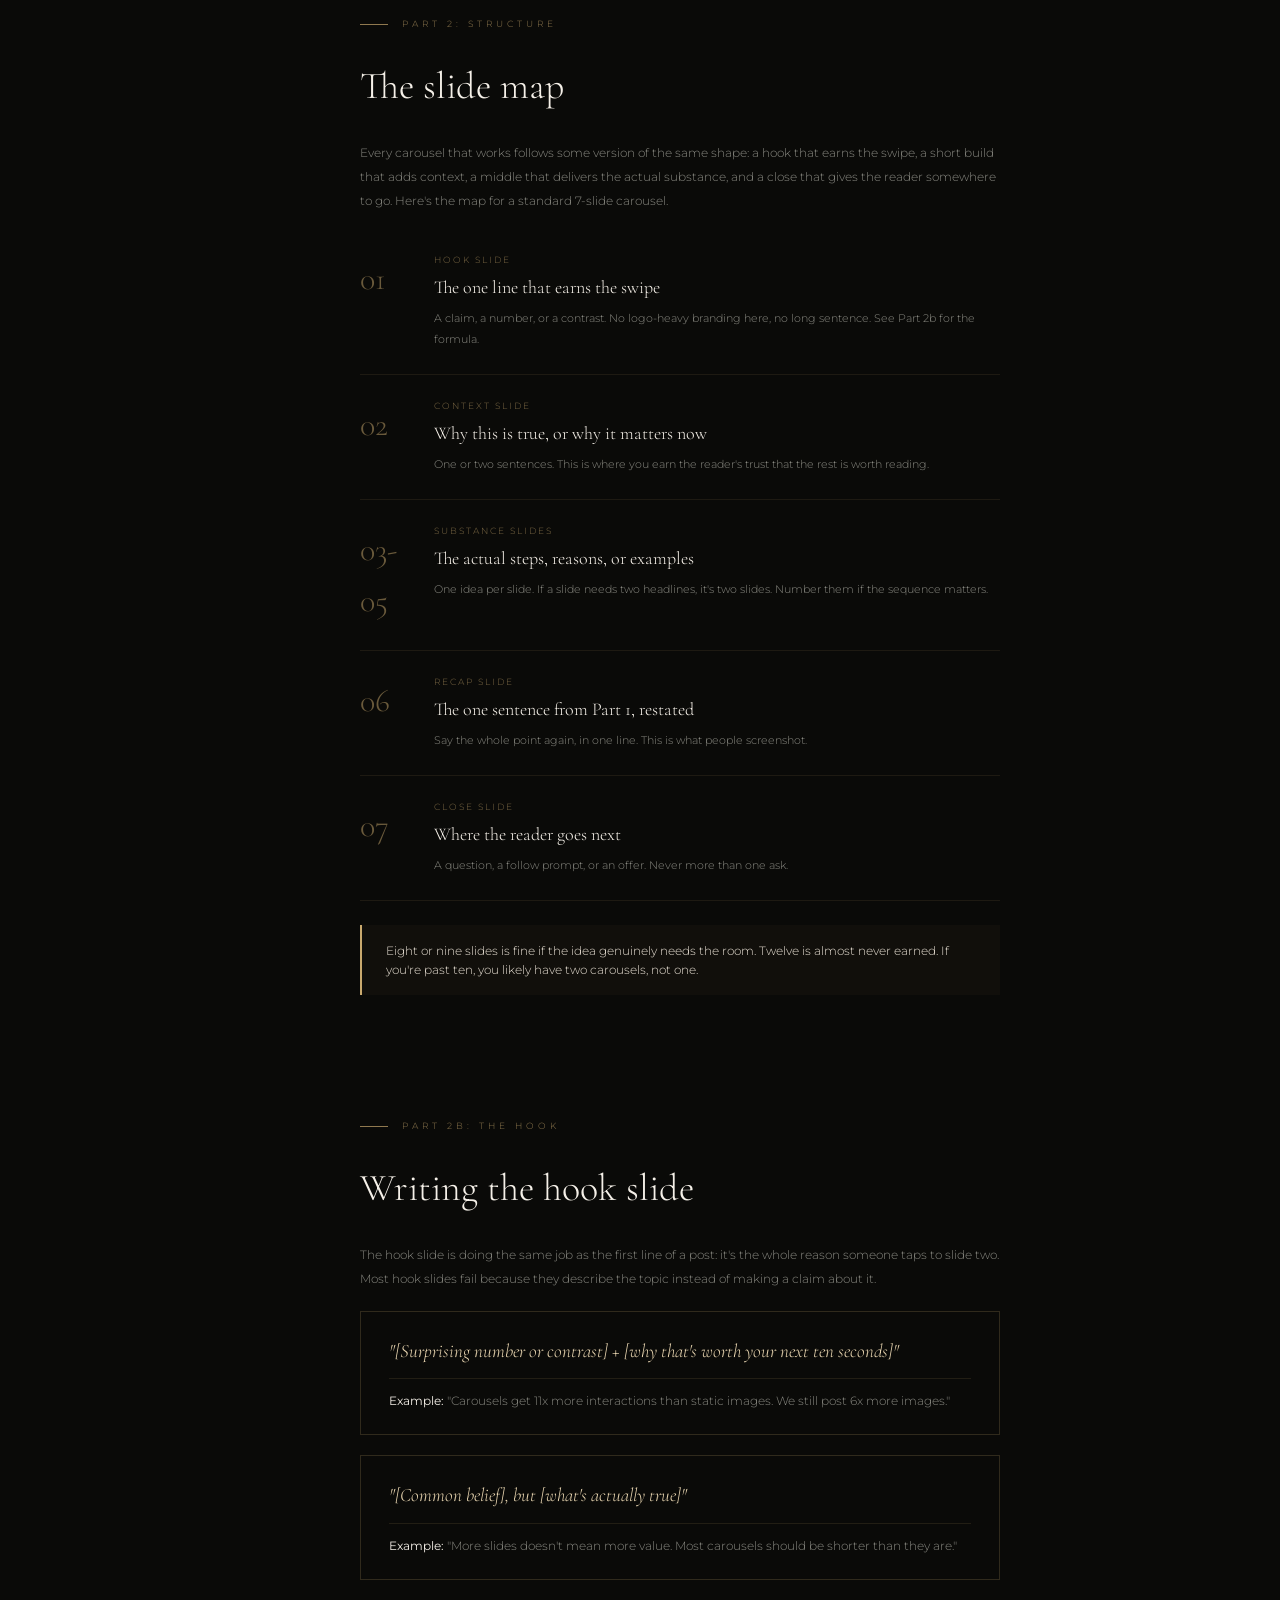
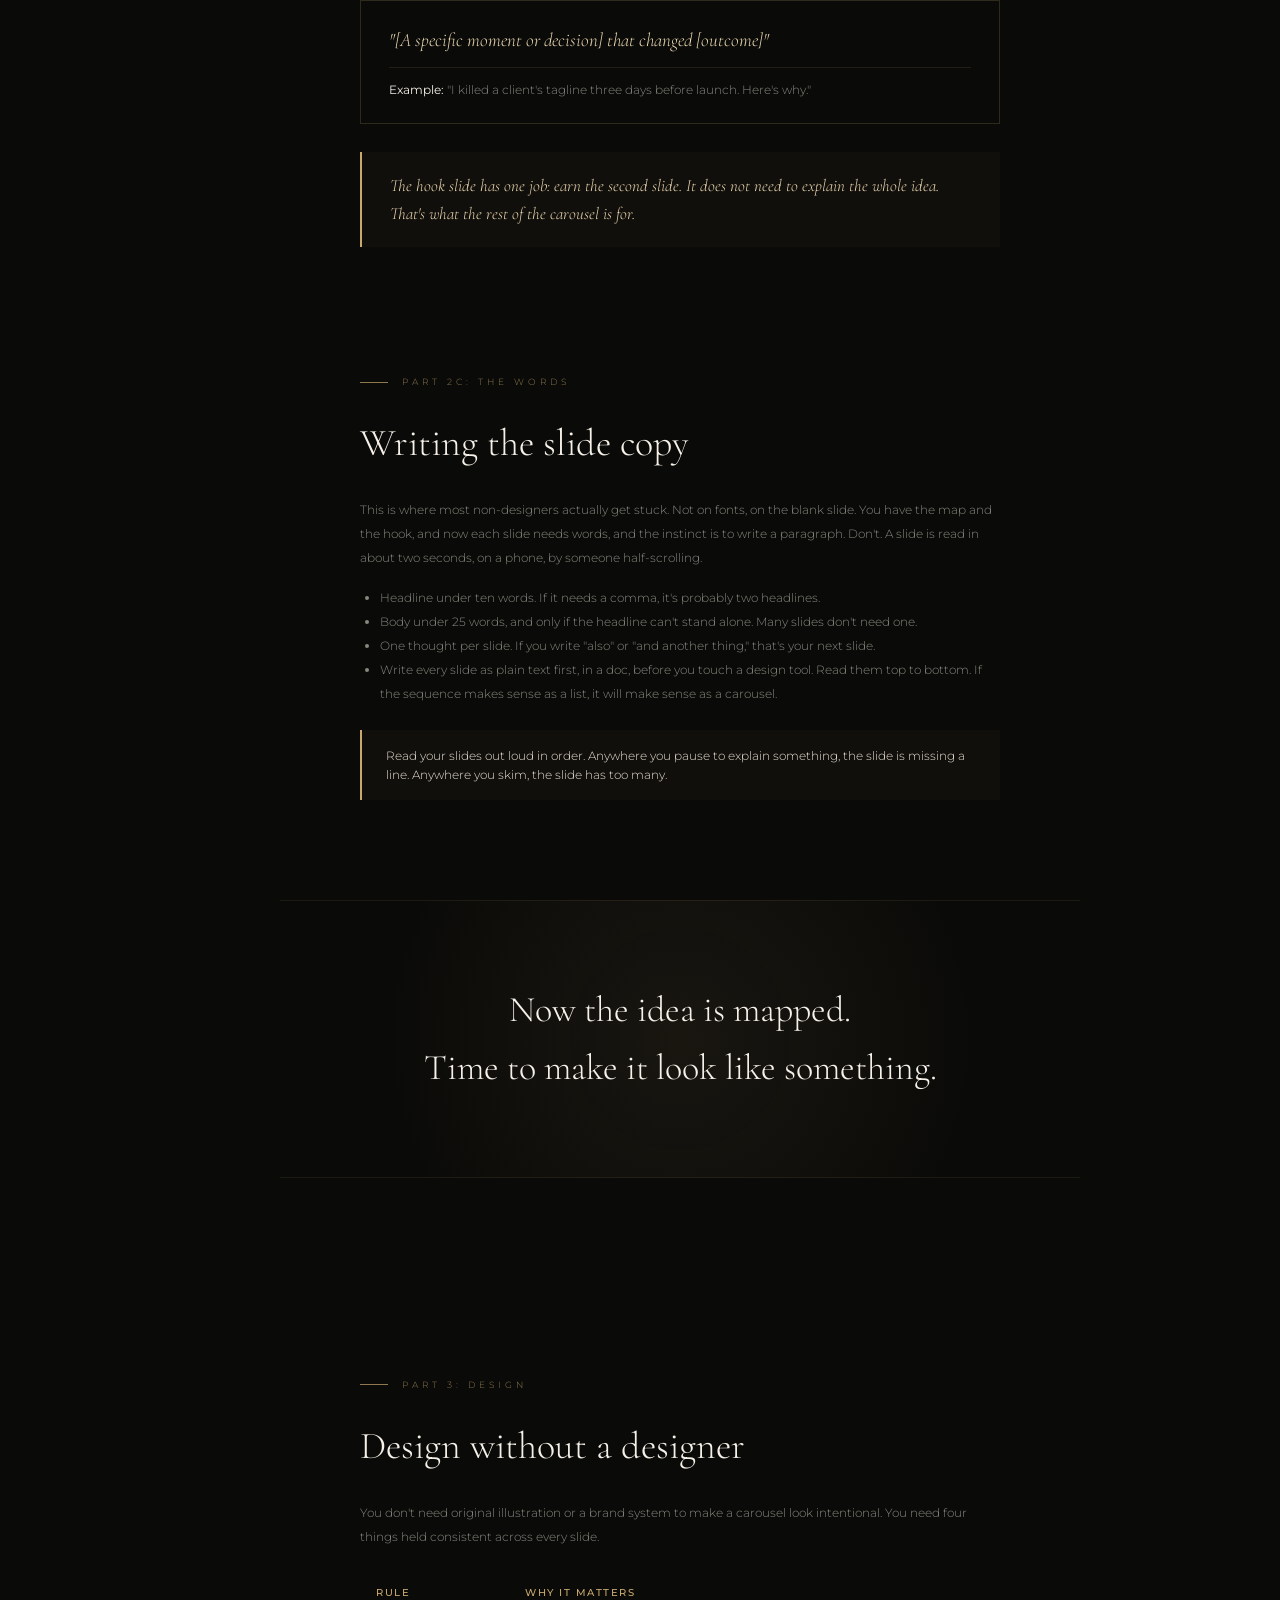
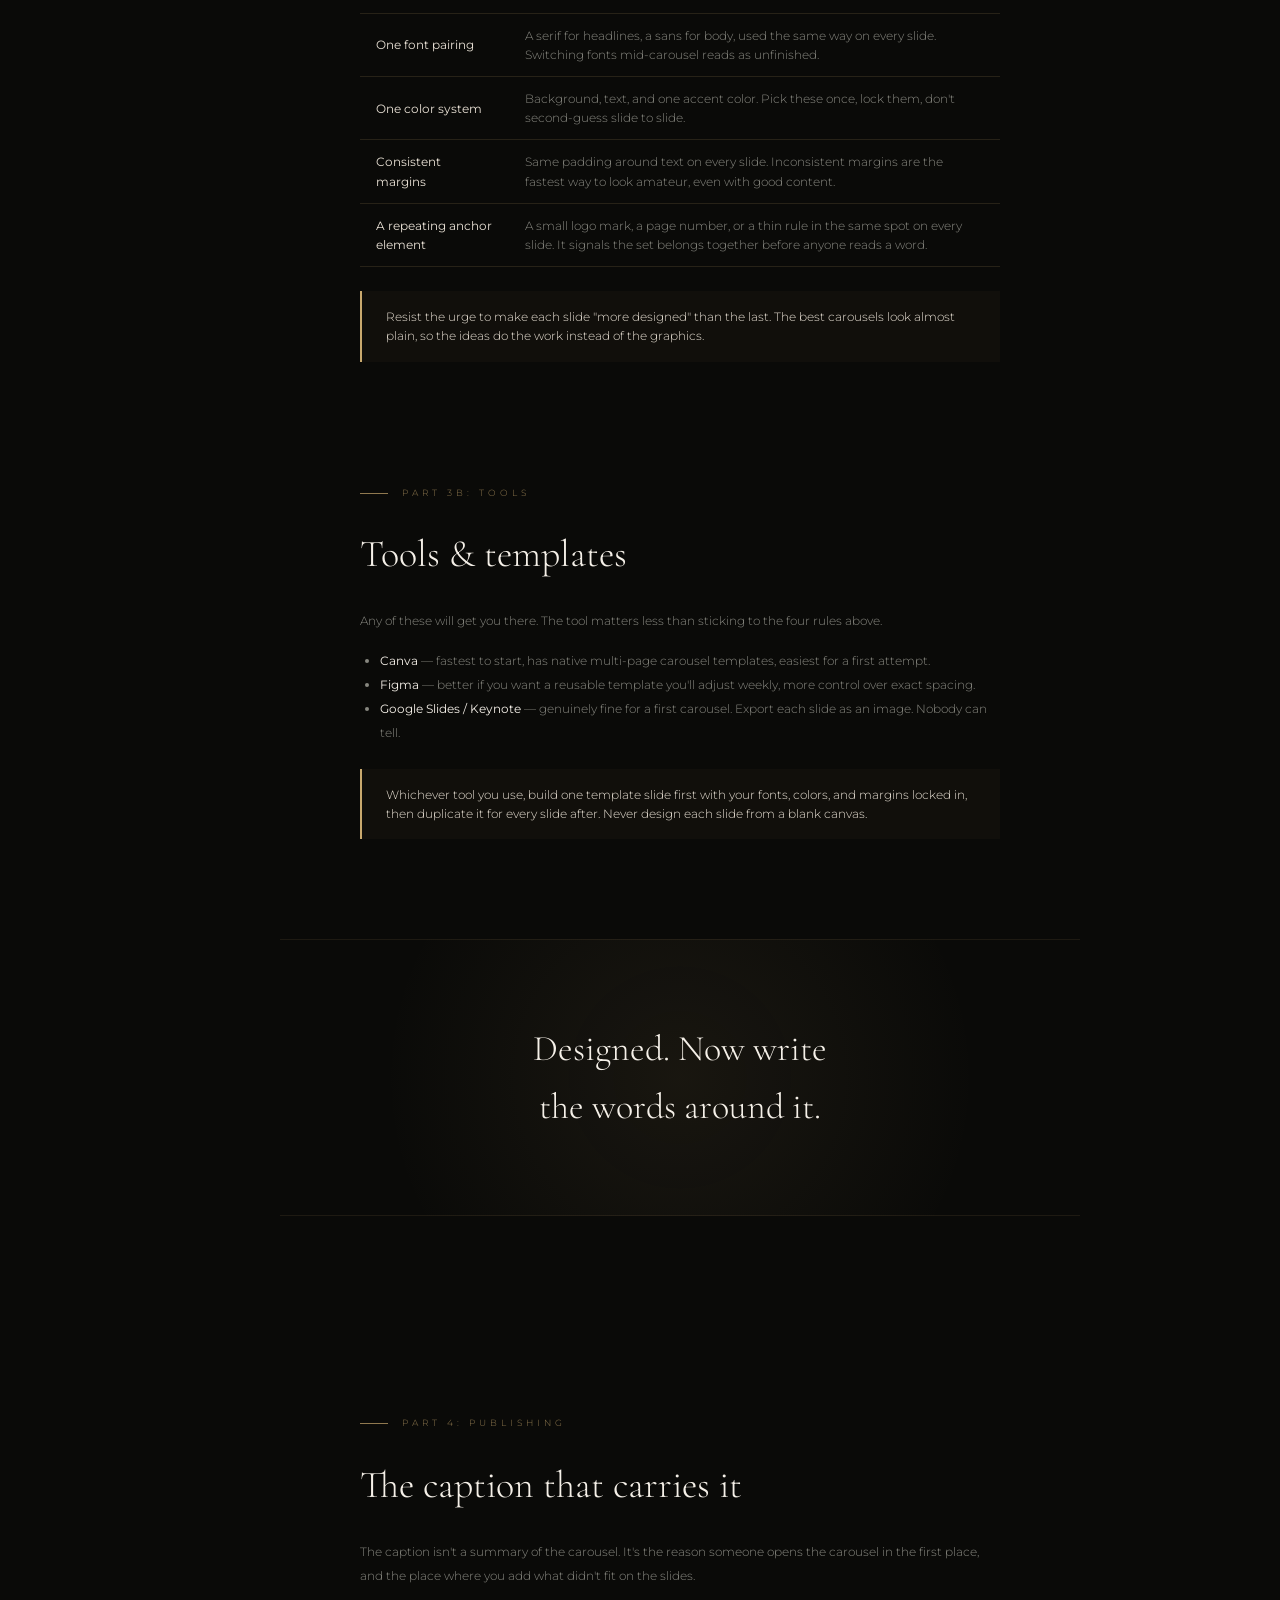
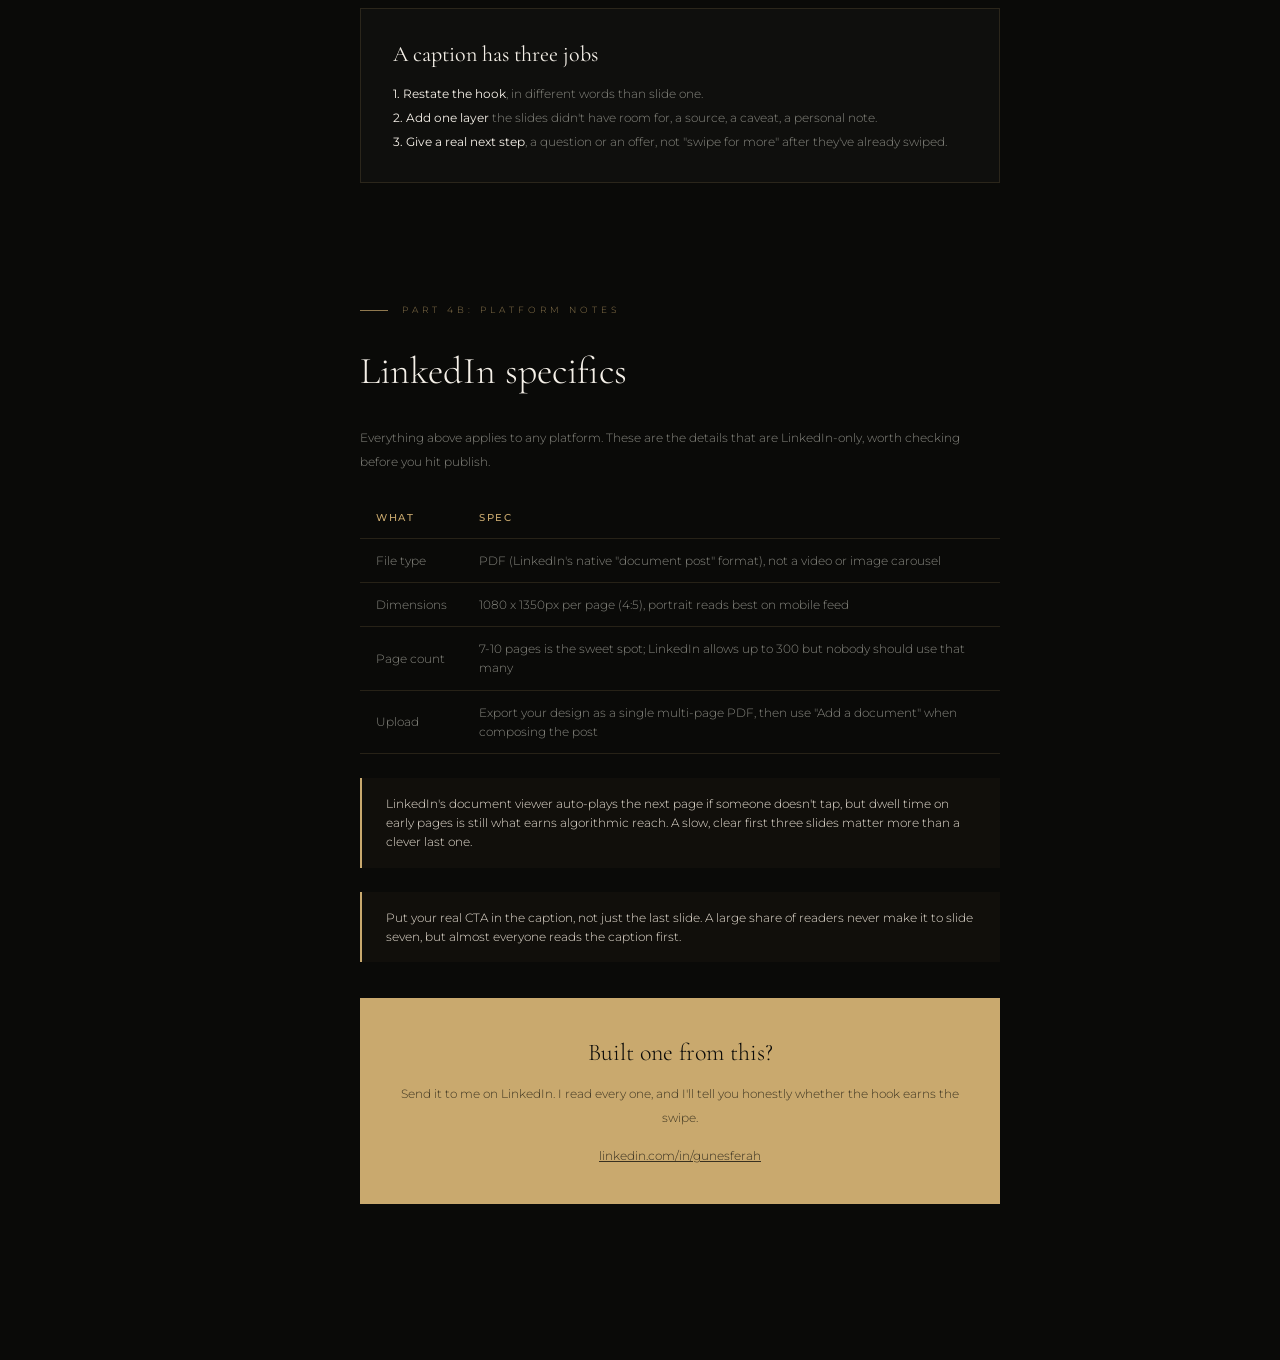
<file: carousel-blueprint.html>
<!DOCTYPE html>
<html lang="en">
<head>
<meta charset="UTF-8">
<meta name="viewport" content="width=device-width, initial-scale=1.0">
<title>The Carousel Blueprint | MAIA Creative House</title>
<link href="https://fonts.googleapis.com/css2?family=Cormorant+Garamond:ital,wght@0,300;0,400;0,500;1,300;1,400&family=Montserrat:wght@300;400;500;600;700&display=swap" rel="stylesheet">
<link rel="icon" type="image/svg+xml" href="data:image/svg+xml,%3Csvg xmlns='http://www.w3.org/2000/svg' viewBox='0 0 32 32'%3E%3Crect width='32' height='32' rx='4' fill='%23170A0C'/%3E%3Ctext x='50%25' y='54%25' font-size='18' fill='%23c9a96e' text-anchor='middle' dominant-baseline='middle'%3E%E2%9C%A6%3C/text%3E%3C/svg%3E">
<style>
  :root {
    --black: #0a0a08;
    --dark2: #170A0C;
    --dark3: #0f0a06;
    --cream: #f5f0e8;
    --cream2: #e8e0d4;
    --gold: #c9a96e;
    --gold-light: #e8d5b0;
    --gold-dark: #a8893e;
    --grey: #888880;
    --grey2: #555550;
    --grey3: #333330;
    --mid: #2e2e28;
    --burgundy: #170A0C;
    --warm-black: #111008;
    --rose: #8c4a52;
    --ivory: #faf6ef;
  }
  * { margin: 0; padding: 0; box-sizing: border-box; }
  html { scroll-behavior: smooth; }
  body {
    background: var(--black);
    color: var(--cream);
    font-family: 'Montserrat', sans-serif;
    font-weight: 300;
    line-height: 1.6;
  }
  h1, h2, h3 { font-family: 'Cormorant Garamond', serif; font-weight: 300; color: var(--cream); }
  h4 { font-family: 'Cormorant Garamond', serif; font-weight: 400; font-size: 22px; color: var(--cream); margin-bottom: 10px; }
  h5 { font-size: 11px; text-transform: uppercase; letter-spacing: 3px; color: var(--gold); opacity: 0.5; margin-bottom: 10px; font-weight: 500; }
  em { font-style: italic; color: var(--gold); }
  strong { color: var(--cream); font-weight: 400; }
  p { font-size: 12px; color: var(--grey); line-height: 2; max-width: 640px; margin-bottom: 16px; }
  a { color: var(--gold); }

  .eyebrow {
    font-size: 9px; letter-spacing: 4px; text-transform: uppercase;
    color: var(--gold); opacity: 0.7; margin-bottom: 24px;
    display: flex; align-items: center; gap: 14px;
  }
  .eyebrow::before { content: ''; width: 28px; height: 0.5px; background: var(--gold); }

  .nav-toggle {
    display: none;
    position: fixed; top: 20px; right: 20px; z-index: 200;
    background: var(--dark2); color: var(--gold); border: 0.5px solid rgba(201,169,110,0.3);
    padding: 10px 16px; font-family: 'Montserrat', sans-serif; font-size: 10px;
    letter-spacing: 2px; cursor: pointer;
  }
  .brand-nav {
    position: fixed; top: 0; left: 0; width: 280px; height: 100vh;
    background: var(--dark3); border-right: 0.5px solid rgba(201,169,110,0.15);
    padding: 48px 32px; overflow-y: auto; z-index: 100;
  }
  .nav-logo { font-family: 'Cormorant Garamond', serif; font-size: 24px; color: var(--cream); letter-spacing: 1px; }
  .nav-sub { font-size: 10px; color: var(--gold); opacity: 0.6; letter-spacing: 2px; text-transform: uppercase; margin-top: 6px; margin-bottom: 40px; }
  .nav-section { font-size: 9px; text-transform: uppercase; letter-spacing: 2px; color: var(--grey2); margin: 24px 0 10px; }
  .nav-link {
    display: block; font-size: 12px; color: var(--grey); text-decoration: none;
    padding: 7px 0; border-left: 1px solid transparent; padding-left: 12px;
    transition: all 0.2s;
  }
  .nav-link:hover, .nav-link.active { color: var(--gold); border-left-color: var(--gold); }
  .nav-footer { margin-top: 48px; font-size: 10px; color: var(--grey2); line-height: 1.8; }

  main { margin-left: 280px; }
  .cover {
    min-height: 100vh; display: flex; flex-direction: column; justify-content: center;
    padding: 80px 80px; position: relative;
    background: radial-gradient(circle at 80% 20%, rgba(201,169,110,0.06), transparent 60%);
  }
  .brand-name { font-family: 'Cormorant Garamond', serif; font-size: clamp(32px, 4vw, 44px); color: var(--cream); }
  .brand-name .house { color: var(--gold); font-style: italic; }
  .product-label { font-family: 'Cormorant Garamond', serif; font-weight: 300; font-size: clamp(48px, 7vw, 84px); margin: 20px 0; line-height: 1.05; }
  .tagline { font-size: 14px; color: var(--grey); max-width: 480px; line-height: 1.9; }
  .cover-divider { width: 60px; height: 0.5px; background: var(--gold); opacity: 0.4; margin: 40px 0; }
  .cover-label { font-size: 10px; text-transform: uppercase; letter-spacing: 3px; color: var(--gold); opacity: 0.6; margin-bottom: 20px; }
  .qs-items { display: flex; flex-direction: column; gap: 14px; }
  .qs-item { display: flex; gap: 16px; align-items: baseline; }
  .qs-item-num { font-family: 'Cormorant Garamond', serif; color: var(--gold); font-size: 20px; width: 24px; }
  .qs-item-text { font-size: 13px; color: var(--cream2); }

  .content-wrapper { max-width: 800px; padding: 0 80px 120px; }
  section { padding-top: 100px; }
  section h2 { font-size: clamp(28px, 3vw, 38px); margin-bottom: 24px; }

  .card {
    border: 0.5px solid rgba(201,169,110,0.15); background: rgba(255,255,255,0.02);
    padding: 28px 32px; margin: 20px 0; transition: background 0.2s;
  }
  .card:hover { background: rgba(201,169,110,0.04); }

  .tip-box {
    border-left: 2px solid var(--gold); padding: 16px 24px; margin: 24px 0;
    background: rgba(201,169,110,0.03); font-size: 12px; color: var(--cream2);
  }

  .upsell-box {
    border-left: 2px solid var(--gold); padding: 20px 28px; margin: 28px 0;
    font-family: 'Cormorant Garamond', serif; font-style: italic; font-size: 17px;
    color: var(--gold-light); background: rgba(201,169,110,0.03);
  }

  .cta-box {
    background: var(--gold); color: var(--black); padding: 36px 40px; margin: 36px 0;
    text-align: center;
  }
  .cta-box h3 { color: var(--black); font-size: 24px; margin-bottom: 10px; }
  .cta-box p { color: var(--warm-black); max-width: none; opacity: 0.75; margin-bottom: 0; }

  .day-card {
    display: flex; gap: 24px; padding: 24px 0; border-bottom: 0.5px solid rgba(201,169,110,0.1);
  }
  .day-number { font-family: 'Cormorant Garamond', serif; font-size: 32px; color: var(--gold); opacity: 0.5; width: 50px; flex-shrink: 0; }
  .day-title { font-family: 'Cormorant Garamond', serif; font-size: 18px; color: var(--cream); margin-bottom: 6px; }
  .day-meta { font-size: 11px; color: var(--grey); line-height: 1.9; }
  .day-label { font-size: 9px; text-transform: uppercase; letter-spacing: 2px; color: var(--gold); opacity: 0.6; margin-bottom: 6px; }

  .hook-formula { border: 0.5px solid rgba(201,169,110,0.2); padding: 24px 28px; margin: 20px 0; }
  .hook-text { font-family: 'Cormorant Garamond', serif; font-size: 19px; color: var(--gold-light); font-style: italic; margin-bottom: 12px; }
  .hook-example { font-size: 12px; color: var(--grey); border-top: 0.5px solid rgba(201,169,110,0.12); padding-top: 12px; margin-top: 12px; }

  .fill-section { margin: 24px 0; }
  .fill-line { display: block; border: none; border-bottom: 1px dashed rgba(201,169,110,0.35); background: transparent; width: 100%; padding: 10px 4px; font-family: 'Montserrat', sans-serif; font-size: 13px; color: var(--cream); margin-bottom: 18px; outline: none; }
  .fill-line::placeholder { color: var(--grey2); }

  .section-divider {
    margin: 100px -80px; padding: 80px; text-align: center;
    background: radial-gradient(circle at 50% 50%, rgba(201,169,110,0.08), transparent 70%);
    border-top: 0.5px solid rgba(201,169,110,0.1); border-bottom: 0.5px solid rgba(201,169,110,0.1);
  }
  .section-divider h3 { font-size: clamp(26px, 3vw, 36px); }

  table { width: 100%; border-collapse: collapse; margin: 24px 0; font-size: 12px; }
  th, td { text-align: left; padding: 12px 16px; border-bottom: 0.5px solid rgba(201,169,110,0.15); color: var(--grey); }
  th { color: var(--gold); font-weight: 500; text-transform: uppercase; font-size: 10px; letter-spacing: 1.5px; }
  td strong { color: var(--cream2); }

  .save-pdf-bar {
    position: fixed; bottom: 0; left: 280px; right: 0; background: var(--dark2);
    border-top: 0.5px solid rgba(201,169,110,0.2); padding: 14px 40px;
    display: flex; justify-content: space-between; align-items: center; z-index: 90;
  }
  .save-pdf-bar span { font-size: 11px; color: var(--grey); letter-spacing: 0.5px; }
  .save-pdf-btn {
    background: transparent; border: 0.5px solid var(--gold); color: var(--gold);
    padding: 10px 22px; font-family: 'Montserrat', sans-serif; font-size: 10px;
    letter-spacing: 2px; text-transform: uppercase; cursor: pointer;
  }
  .save-pdf-btn:hover { background: var(--gold); color: var(--black); }

  ul.plain { margin: 12px 0 20px 20px; }
  ul.plain li { font-size: 12px; color: var(--grey); line-height: 2; }

  @media print {
    .brand-nav, .nav-toggle, .save-pdf-bar { display: none !important; }
    main { margin-left: 0; }
    body { background: white; color: black; }
  }

  @media (max-width: 1024px) {
    .nav-toggle { display: block; }
    .brand-nav { transform: translateX(-100%); transition: transform 0.3s; }
    .brand-nav.open { transform: translateX(0); }
    main { margin-left: 0; }
    .cover, .content-wrapper { padding-left: 32px; padding-right: 32px; }
    .save-pdf-bar { left: 0; }
    .section-divider { margin-left: -32px; margin-right: -32px; padding-left: 32px; padding-right: 32px; }
  }
  @media (max-width: 600px) {
    .card, .hook-formula { padding: 20px; }
    .cta-box { padding: 28px 24px; }
  }
.gate-overlay{
  position:fixed;inset:0;z-index:2000;
  background:var(--black);
  display:flex;align-items:center;justify-content:center;
  padding:24px;
}
.gate-overlay.hidden{display:none;}
.gate-box{
  max-width:420px;width:100%;
  text-align:center;
  background:rgba(255,255,255,.03);
  border:0.5px solid rgba(201,169,110,0.2);
  padding:44px 36px;
}
.gate-mark{
  font-family:'Montserrat',sans-serif;font-weight:300;font-size:14px;
  letter-spacing:.38em;text-transform:uppercase;color:var(--cream);opacity:.5;
  margin-bottom:24px;
}
.gate-title{
  font-family:'Cormorant Garamond',serif;font-weight:400;font-style:italic;
  font-size:clamp(24px,3vw,30px);color:var(--gold);margin:0 0 14px;line-height:1.2;
}
.gate-desc{font-size:13.5px;color:var(--grey);line-height:1.7;margin-bottom:28px;}
.gate-form{display:flex;flex-direction:column;gap:10px;}
.gate-overlay .gate-input{
  width:100%;padding:14px 16px;background:transparent;
  border:0.5px solid rgba(201,169,110,0.25);
  color:var(--cream);font-family:'Montserrat',sans-serif;font-size:13px;font-weight:300;
  outline:none;margin-bottom:0;
}
.gate-overlay .gate-input:focus{border-color:var(--gold);}
.gate-btn{
  margin-top:4px;padding:12px 16px;
  background:var(--gold);color:var(--black);
  border:none;
  font-family:'Montserrat',sans-serif;
  font-size:11px;font-weight:500;letter-spacing:2px;text-transform:uppercase;
  cursor:pointer;transition:all 0.3s;
}
.gate-btn:hover{background:var(--gold-light);}
.gate-btn:disabled{opacity:.6;cursor:default;}
.gate-msg{margin-top:16px;font-size:11.5px;color:var(--grey);display:none;}
.gate-msg.show{display:block;}
</style>
</head>
<body>

<!-- ── EMAIL GATE: blocks direct-link access, not just the homepage funnel ── -->
<div class="gate-overlay" id="gate-overlay">
  <div class="gate-box">
    <div class="gate-mark">MAIA</div>
    <h2 class="gate-title">Unlock the Blueprint</h2>
    <p class="gate-desc">Enter your email and the full guide, hook formulas, slide map, and all, opens right up. No spam, just the occasional new guide when I build one.</p>
    <form class="gate-form" id="gate-form">
      <input type="text" name="name" class="gate-input" placeholder="Your first name" required>
      <input type="email" name="email" class="gate-input" placeholder="Your email address" required>
      <button type="submit" class="gate-btn">Unlock the Blueprint →</button>
    </form>
    <p class="gate-msg" id="gate-msg"></p>
  </div>
</div>
<script>
(function(){
  var UNLOCK_KEY = 'carouselBlueprintUnlocked';
  var overlay = document.getElementById('gate-overlay');
  if(localStorage.getItem(UNLOCK_KEY) === 'true'){
    overlay.classList.add('hidden');
  } else {
    document.body.style.overflow = 'hidden';
  }
  var form = document.getElementById('gate-form');
  form.addEventListener('submit', function(e){
    e.preventDefault();
    var btn = form.querySelector('button[type="submit"]');
    var msg = document.getElementById('gate-msg');
    btn.disabled = true;
    btn.textContent = 'Unlocking...';
    var params = new URLSearchParams(location.search);
    fetch('https://formspree.io/f/maqlodng', {
      method:'POST',
      headers:{'Accept':'application/json','Content-Type':'application/json'},
      body: JSON.stringify({
        name: form.name.value,
        email: form.email.value,
        _subject: 'Download: The Carousel Blueprint',
        source: 'carousel-blueprint-direct',
        utm_source: params.get('utm_source') || 'direct',
        utm_medium: params.get('utm_medium') || '',
        utm_campaign: params.get('utm_campaign') || '',
        utm_content: params.get('utm_content') || ''
      })
    }).then(function(r){
      if(r.ok){
        localStorage.setItem(UNLOCK_KEY, 'true');
        overlay.classList.add('hidden');
        document.body.style.overflow = '';
      } else {
        msg.textContent = 'Something went wrong. Please try again.';
        msg.classList.add('show');
        btn.disabled = false;
        btn.textContent = 'Unlock the Blueprint →';
      }
    }).catch(function(){
      msg.textContent = 'Something went wrong. Please try again.';
      msg.classList.add('show');
      btn.disabled = false;
      btn.textContent = 'Unlock the Blueprint →';
    });
  });
})();
</script>

<button class="nav-toggle" onclick="document.querySelector('.brand-nav').classList.toggle('open')">MENU</button>
<nav class="brand-nav">
  <div class="nav-logo">MAIA</div>
  <div class="nav-sub">The Carousel Blueprint</div>

  <div class="nav-section">Start Here</div>
  <a class="nav-link" href="#cover">Cover</a>

  <div class="nav-section">Part 1: The Idea</div>
  <a class="nav-link" href="#one-idea">Pick One Idea</a>

  <div class="nav-section">Part 2: Structure</div>
  <a class="nav-link" href="#slide-map">The Slide Map</a>
  <a class="nav-link" href="#hook-slide">The Hook Slide</a>
  <a class="nav-link" href="#slide-copy">The Slide Copy</a>

  <div class="nav-section">Part 3: Design</div>
  <a class="nav-link" href="#design-rules">Design Without a Designer</a>
  <a class="nav-link" href="#tools">Tools & Templates</a>

  <div class="nav-section">Part 4: Publishing</div>
  <a class="nav-link" href="#caption">The Caption</a>
  <a class="nav-link" href="#linkedin-notes">LinkedIn Specifics</a>

  <div class="nav-footer">
    MAIA Creative House<br>
    The Carousel Blueprint<br>
    Free Guide
  </div>
</nav>

<main>
  <section id="cover" class="cover">
    <div class="brand-name">MAIA <span class="house">Creative House</span></div>
    <div class="product-label">The Carousel<br><em>Blueprint</em></div>
    <p class="tagline">A step-by-step guide to turning one idea into a carousel post that earns the swipe, from a brand strategist, no design background required.</p>
    <div class="cover-divider"></div>
    <div class="cover-body">
      <div class="cover-label">Quick Start</div>
      <div class="qs-items">
        <div class="qs-item"><div class="qs-item-num">1</div><div class="qs-item-text">Pick one idea. Not five. One.</div></div>
        <div class="qs-item"><div class="qs-item-num">2</div><div class="qs-item-text">Map it to 5-8 slides using the structure in Part 2.</div></div>
        <div class="qs-item"><div class="qs-item-num">3</div><div class="qs-item-text">Write the hook slide before you design anything.</div></div>
        <div class="qs-item"><div class="qs-item-num">4</div><div class="qs-item-text">Design with the consistency rules in Part 3.</div></div>
        <div class="qs-item"><div class="qs-item-num">5</div><div class="qs-item-text">Export, write the caption, post.</div></div>
      </div>
    </div>
  </section>

  <div class="content-wrapper">

    <section id="one-idea">
      <div class="eyebrow">Part 1: The Idea</div>
      <h2>Pick <em>one</em> idea</h2>
      <p>The single most common mistake in a first carousel is trying to fit an entire strategy deck into eight slides. A carousel isn't a summary of everything you know. It's one idea, walked through slowly enough that someone actually absorbs it.</p>
      <p>Before you open any design tool, finish this sentence out loud: "By the last slide, I want the reader to understand ___." If you can't finish it in one clause, the idea isn't ready yet.</p>
      <div class="tip-box">A good test: could this carousel be a single sentence someone repeats to a colleague afterward? If yes, you have your idea. If it takes a paragraph to explain, it's still two or three ideas fighting for one carousel.</div>
      <div class="fill-section">
        <h5>Your one sentence</h5>
        <input class="fill-line" placeholder="By the last slide, I want the reader to understand...">
        <p style="font-size:11px;color:var(--grey2);margin-top:-8px;">Type it here, then copy it somewhere you'll keep. It's the sentence you check every slide against.</p>
      </div>
    </section>

    <section id="slide-map">
      <div class="eyebrow">Part 2: Structure</div>
      <h2>The slide map</h2>
      <p>Every carousel that works follows some version of the same shape: a hook that earns the swipe, a short build that adds context, a middle that delivers the actual substance, and a close that gives the reader somewhere to go. Here's the map for a standard 7-slide carousel.</p>

      <div class="day-card">
        <div class="day-number">01</div>
        <div>
          <div class="day-label">Hook Slide</div>
          <div class="day-title">The one line that earns the swipe</div>
          <div class="day-meta">A claim, a number, or a contrast. No logo-heavy branding here, no long sentence. See Part 2b for the formula.</div>
        </div>
      </div>
      <div class="day-card">
        <div class="day-number">02</div>
        <div>
          <div class="day-label">Context Slide</div>
          <div class="day-title">Why this is true, or why it matters now</div>
          <div class="day-meta">One or two sentences. This is where you earn the reader's trust that the rest is worth reading.</div>
        </div>
      </div>
      <div class="day-card">
        <div class="day-number">03-05</div>
        <div>
          <div class="day-label">Substance Slides</div>
          <div class="day-title">The actual steps, reasons, or examples</div>
          <div class="day-meta">One idea per slide. If a slide needs two headlines, it's two slides. Number them if the sequence matters.</div>
        </div>
      </div>
      <div class="day-card">
        <div class="day-number">06</div>
        <div>
          <div class="day-label">Recap Slide</div>
          <div class="day-title">The one sentence from Part 1, restated</div>
          <div class="day-meta">Say the whole point again, in one line. This is what people screenshot.</div>
        </div>
      </div>
      <div class="day-card">
        <div class="day-number">07</div>
        <div>
          <div class="day-label">Close Slide</div>
          <div class="day-title">Where the reader goes next</div>
          <div class="day-meta">A question, a follow prompt, or an offer. Never more than one ask.</div>
        </div>
      </div>

      <div class="tip-box">Eight or nine slides is fine if the idea genuinely needs the room. Twelve is almost never earned. If you're past ten, you likely have two carousels, not one.</div>
    </section>

    <section id="hook-slide">
      <div class="eyebrow">Part 2b: The Hook</div>
      <h2>Writing the hook slide</h2>
      <p>The hook slide is doing the same job as the first line of a post: it's the whole reason someone taps to slide two. Most hook slides fail because they describe the topic instead of making a claim about it.</p>

      <div class="hook-formula">
        <div class="hook-text">"[Surprising number or contrast] + [why that's worth your next ten seconds]"</div>
        <div class="hook-example"><strong>Example:</strong> "Carousels get 11x more interactions than static images. We still post 6x more images."</div>
      </div>
      <div class="hook-formula">
        <div class="hook-text">"[Common belief], but [what's actually true]"</div>
        <div class="hook-example"><strong>Example:</strong> "More slides doesn't mean more value. Most carousels should be shorter than they are."</div>
      </div>
      <div class="hook-formula">
        <div class="hook-text">"[A specific moment or decision] that changed [outcome]"</div>
        <div class="hook-example"><strong>Example:</strong> "I killed a client's tagline three days before launch. Here's why."</div>
      </div>
      <div class="upsell-box">The hook slide has one job: earn the second slide. It does not need to explain the whole idea. That's what the rest of the carousel is for.</div>
    </section>

    <section id="slide-copy">
      <div class="eyebrow">Part 2c: The Words</div>
      <h2>Writing the slide copy</h2>
      <p>This is where most non-designers actually get stuck. Not on fonts, on the blank slide. You have the map and the hook, and now each slide needs words, and the instinct is to write a paragraph. Don't. A slide is read in about two seconds, on a phone, by someone half-scrolling.</p>
      <ul class="plain">
        <li>Headline under ten words. If it needs a comma, it's probably two headlines.</li>
        <li>Body under 25 words, and only if the headline can't stand alone. Many slides don't need one.</li>
        <li>One thought per slide. If you write "also" or "and another thing," that's your next slide.</li>
        <li>Write every slide as plain text first, in a doc, before you touch a design tool. Read them top to bottom. If the sequence makes sense as a list, it will make sense as a carousel.</li>
      </ul>
      <div class="tip-box">Read your slides out loud in order. Anywhere you pause to explain something, the slide is missing a line. Anywhere you skim, the slide has too many.</div>
    </section>

    <div class="section-divider">
      <h3>Now the idea is mapped.<br>Time to make it look like something.</h3>
    </div>

    <section id="design-rules">
      <div class="eyebrow">Part 3: Design</div>
      <h2>Design without a designer</h2>
      <p>You don't need original illustration or a brand system to make a carousel look intentional. You need four things held consistent across every slide.</p>

      <table>
        <tr><th>Rule</th><th>Why it matters</th></tr>
        <tr><td><strong>One font pairing</strong></td><td>A serif for headlines, a sans for body, used the same way on every slide. Switching fonts mid-carousel reads as unfinished.</td></tr>
        <tr><td><strong>One color system</strong></td><td>Background, text, and one accent color. Pick these once, lock them, don't second-guess slide to slide.</td></tr>
        <tr><td><strong>Consistent margins</strong></td><td>Same padding around text on every slide. Inconsistent margins are the fastest way to look amateur, even with good content.</td></tr>
        <tr><td><strong>A repeating anchor element</strong></td><td>A small logo mark, a page number, or a thin rule in the same spot on every slide. It signals the set belongs together before anyone reads a word.</td></tr>
      </table>

      <div class="tip-box">Resist the urge to make each slide "more designed" than the last. The best carousels look almost plain, so the ideas do the work instead of the graphics.</div>
    </section>

    <section id="tools">
      <div class="eyebrow">Part 3b: Tools</div>
      <h2>Tools & templates</h2>
      <p>Any of these will get you there. The tool matters less than sticking to the four rules above.</p>
      <ul class="plain">
        <li><strong>Canva</strong> — fastest to start, has native multi-page carousel templates, easiest for a first attempt.</li>
        <li><strong>Figma</strong> — better if you want a reusable template you'll adjust weekly, more control over exact spacing.</li>
        <li><strong>Google Slides / Keynote</strong> — genuinely fine for a first carousel. Export each slide as an image. Nobody can tell.</li>
      </ul>
      <div class="tip-box">Whichever tool you use, build one template slide first with your fonts, colors, and margins locked in, then duplicate it for every slide after. Never design each slide from a blank canvas.</div>
    </section>

    <div class="section-divider">
      <h3>Designed. Now write<br>the words around it.</h3>
    </div>

    <section id="caption">
      <div class="eyebrow">Part 4: Publishing</div>
      <h2>The caption that carries it</h2>
      <p>The caption isn't a summary of the carousel. It's the reason someone opens the carousel in the first place, and the place where you add what didn't fit on the slides.</p>
      <div class="card">
        <h4>A caption has three jobs</h4>
        <p style="margin-bottom:0;"><strong>1. Restate the hook</strong>, in different words than slide one.<br><strong>2. Add one layer</strong> the slides didn't have room for, a source, a caveat, a personal note.<br><strong>3. Give a real next step</strong>, a question or an offer, not "swipe for more" after they've already swiped.</p>
      </div>
    </section>

    <section id="linkedin-notes">
      <div class="eyebrow">Part 4b: Platform Notes</div>
      <h2>LinkedIn specifics</h2>
      <p>Everything above applies to any platform. These are the details that are LinkedIn-only, worth checking before you hit publish.</p>

      <table>
        <tr><th>What</th><th>Spec</th></tr>
        <tr><td>File type</td><td>PDF (LinkedIn's native "document post" format), not a video or image carousel</td></tr>
        <tr><td>Dimensions</td><td>1080 x 1350px per page (4:5), portrait reads best on mobile feed</td></tr>
        <tr><td>Page count</td><td>7-10 pages is the sweet spot; LinkedIn allows up to 300 but nobody should use that many</td></tr>
        <tr><td>Upload</td><td>Export your design as a single multi-page PDF, then use "Add a document" when composing the post</td></tr>
      </table>

      <div class="tip-box">LinkedIn's document viewer auto-plays the next page if someone doesn't tap, but dwell time on early pages is still what earns algorithmic reach. A slow, clear first three slides matter more than a clever last one.</div>
      <div class="tip-box">Put your real CTA in the caption, not just the last slide. A large share of readers never make it to slide seven, but almost everyone reads the caption first.</div>

      <div class="cta-box">
        <h3>Built one from this?</h3>
        <p>Send it to me on LinkedIn. I read every one, and I'll tell you honestly whether the hook earns the swipe.</p>
        <p style="margin-top:14px;"><a href="https://www.linkedin.com/in/gunesferah" style="color:var(--black);text-decoration:underline;">linkedin.com/in/gunesferah</a></p>
      </div>
    </section>

  </div>
</main>

<div class="save-pdf-bar">
  <span>Keep this playbook forever</span>
  <button class="save-pdf-btn" onclick="window.print()">Save as PDF</button>
</div>

<script>
  const navToggle = document.querySelector('.nav-toggle');
  const brandNav = document.querySelector('.brand-nav');
  navToggle.addEventListener('click', () => brandNav.classList.toggle('open'));
  document.querySelectorAll('.nav-link').forEach(link => {
    link.addEventListener('click', () => brandNav.classList.remove('open'));
  });
  function updateActiveNav() {
    const sections = document.querySelectorAll('main > div.content-wrapper > section, main > .cover');
    const navLinks = document.querySelectorAll('.nav-link');
    let current = '';
    sections.forEach(section => {
      if (window.pageYOffset >= section.offsetTop - 200) current = section.getAttribute('id');
    });
    navLinks.forEach(link => {
      link.classList.remove('active');
      if (link.getAttribute('href').slice(1) === current) link.classList.add('active');
    });
  }
  window.addEventListener('scroll', updateActiveNav);
  updateActiveNav();
</script>

</body>
</html>
</file>
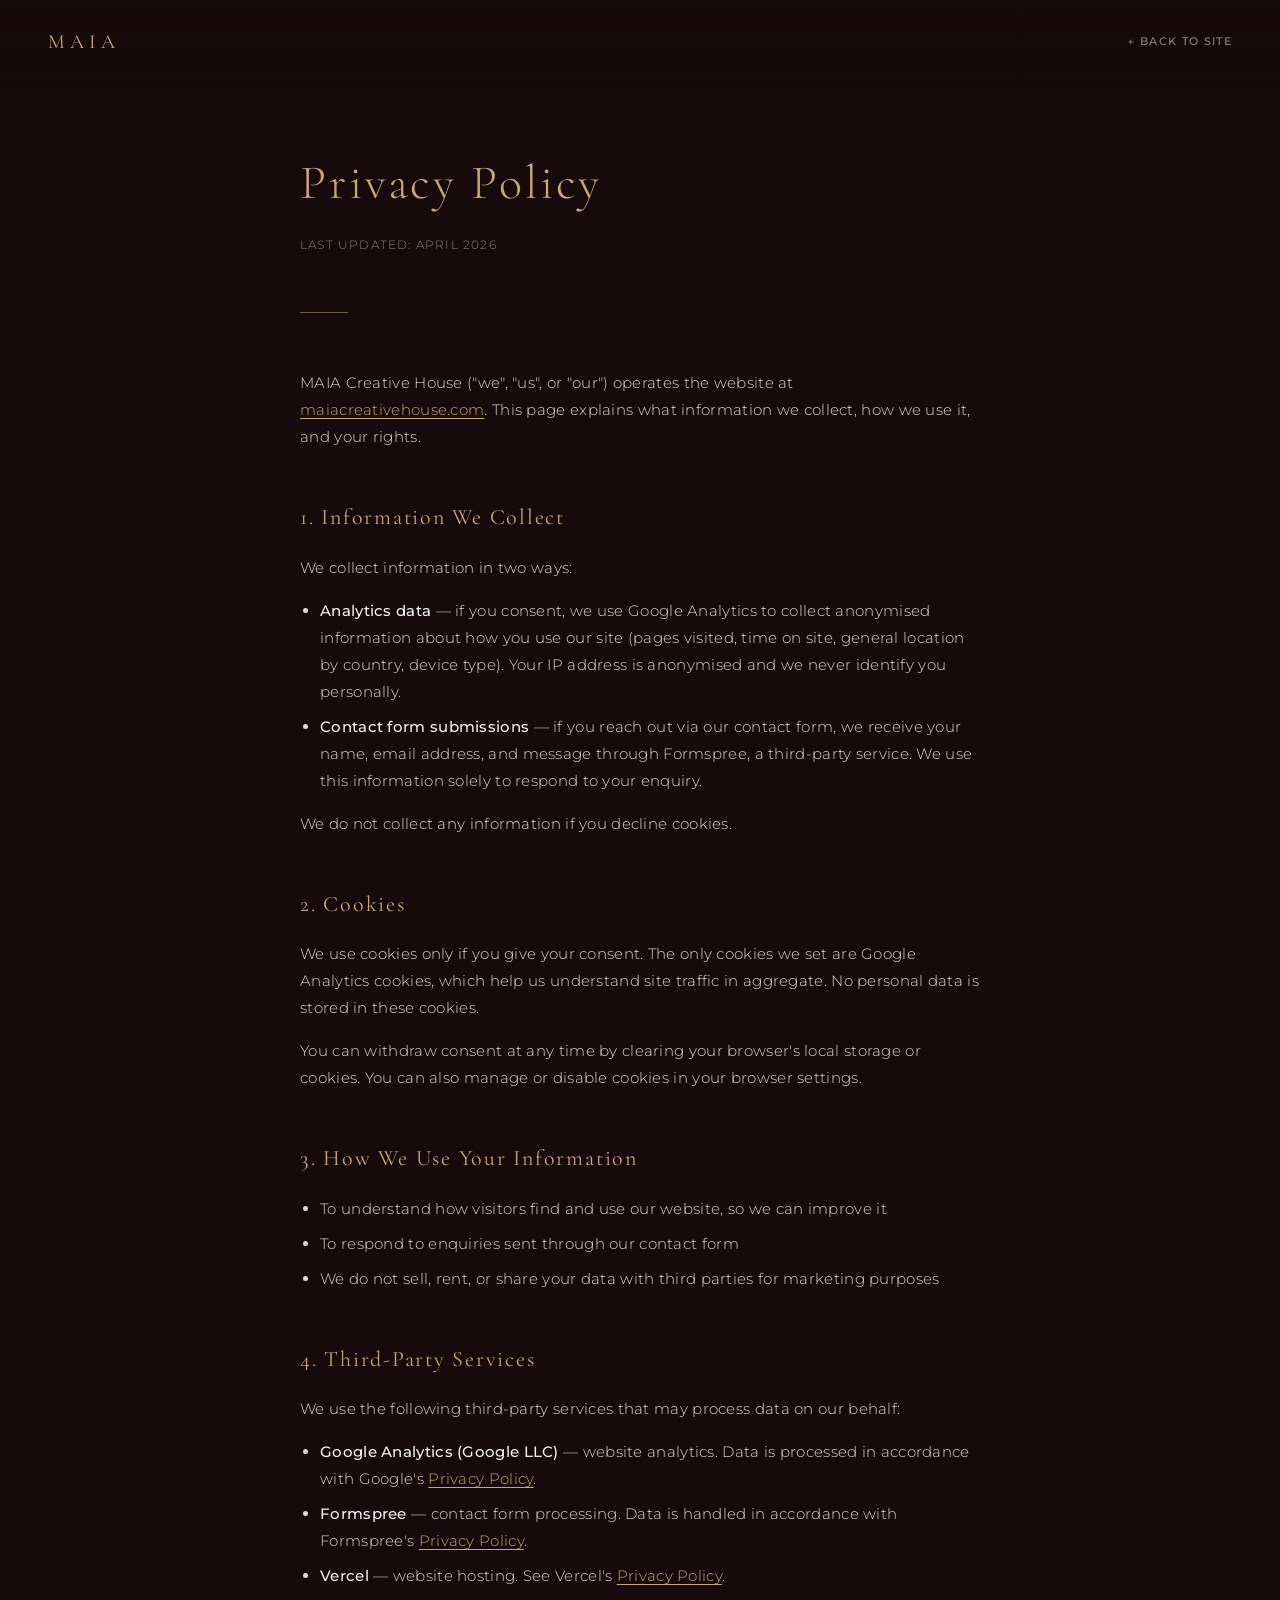
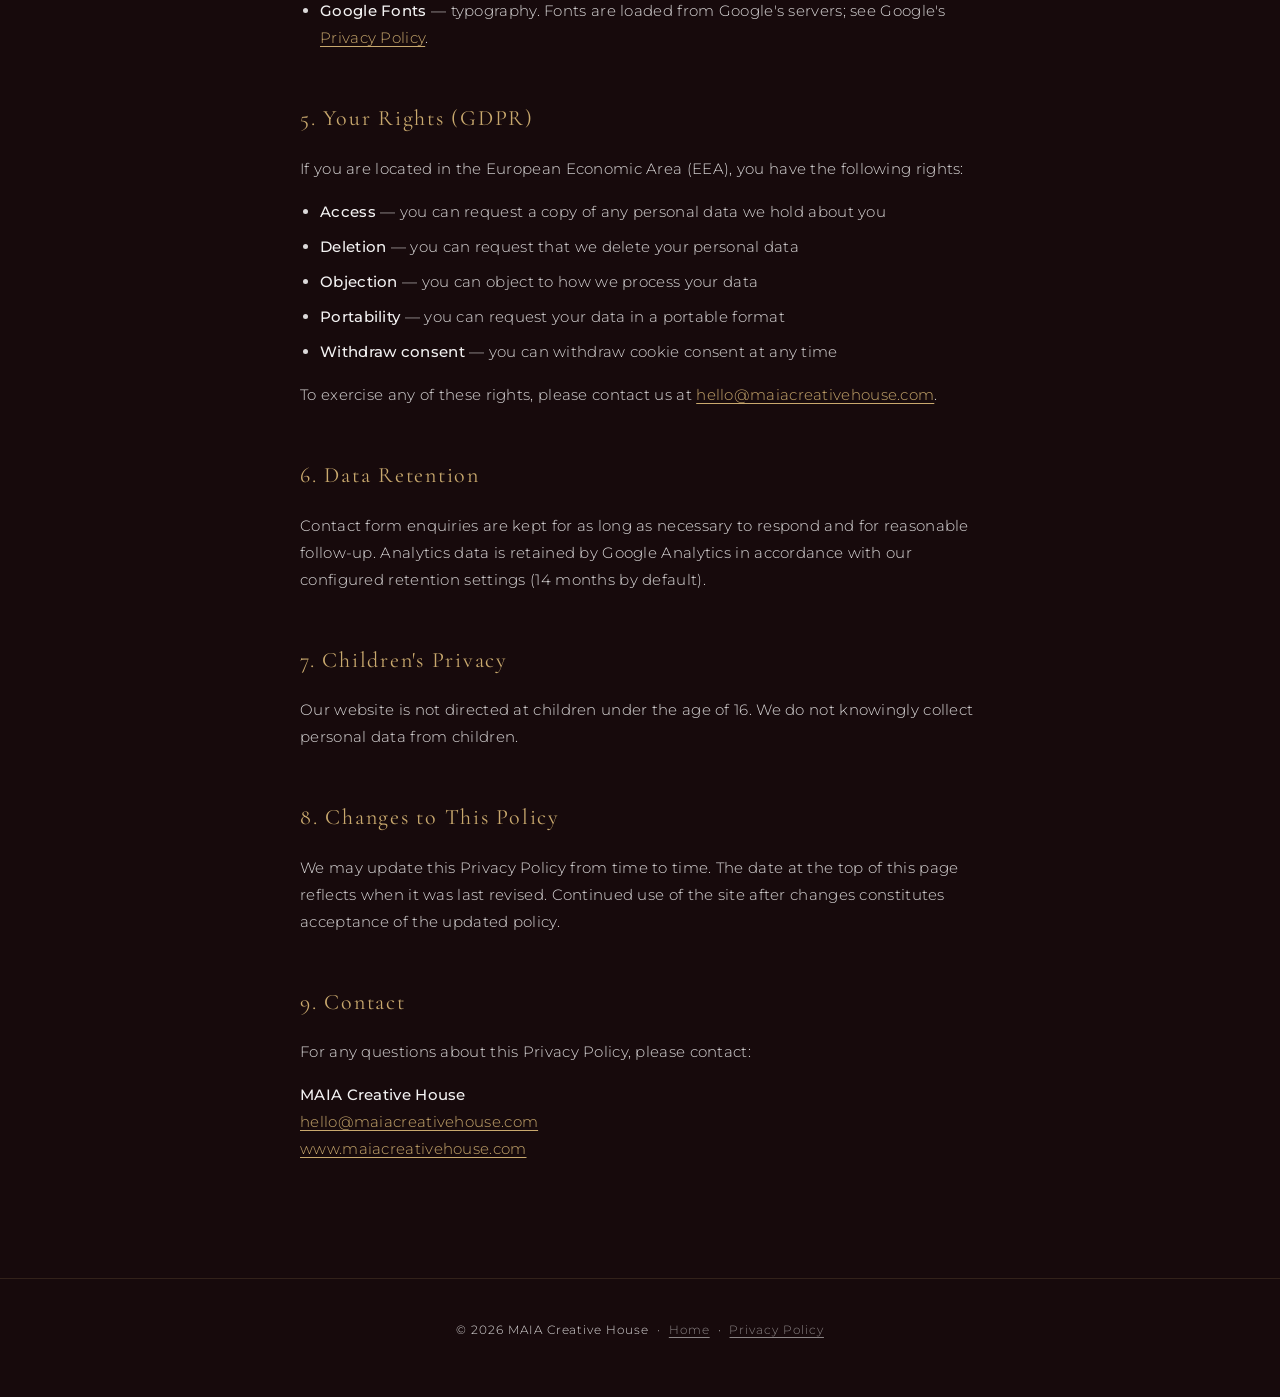
<file: privacy-policy.html>
<!DOCTYPE html>
<html lang="en">
<head>
<meta charset="UTF-8">
<meta name="viewport" content="width=device-width, initial-scale=1.0">
<title>Privacy Policy — MAIA Creative House</title>
<meta name="description" content="Privacy Policy for MAIA Creative House. Learn how we handle your data.">
<meta name="robots" content="noindex, follow">
<link rel="canonical" href="https://www.maiacreativehouse.com/privacy-policy.html">
<link rel="icon" type="image/x-icon" href="/favicon.ico">
<link href="https://fonts.googleapis.com/css2?family=Cormorant+Garamond:ital,wght@0,300;0,400;0,600;1,300;1,400&family=Montserrat:wght@300;400;500&display=swap" rel="stylesheet">
<style>
  *, *::before, *::after { box-sizing: border-box; margin: 0; padding: 0; }
  :root {
    --dark: #170A0C;
    --gold: #c9a96e;
    --text: rgba(255,255,255,0.85);
    --muted: rgba(255,255,255,0.5);
  }
  html { background: var(--dark); color: var(--text); }
  body {
    font-family: 'Montserrat', sans-serif;
    font-weight: 300;
    font-size: 15px;
    line-height: 1.8;
    letter-spacing: 0.02em;
    background: var(--dark);
    min-height: 100vh;
  }

  /* ── Nav ─────────────────────────────────────── */
  nav {
    position: fixed; top: 0; left: 0; right: 0; z-index: 100;
    padding: 24px 48px;
    display: flex; justify-content: space-between; align-items: center;
    background: linear-gradient(to bottom, rgba(23,10,12,0.95), transparent);
  }
  .nav-logo {
    font-family: 'Cormorant Garamond', serif;
    font-size: 20px; font-weight: 400; letter-spacing: 0.25em;
    color: var(--gold); text-decoration: none; text-transform: uppercase;
  }
  .nav-back {
    font-size: 11px; font-weight: 500; letter-spacing: 0.12em;
    text-transform: uppercase; color: var(--muted);
    text-decoration: none; transition: color 0.3s;
  }
  .nav-back:hover { color: var(--gold); }

  /* ── Content ──────────────────────────────────── */
  .container {
    max-width: 760px;
    margin: 0 auto;
    padding: 140px 40px 100px;
  }

  .page-title {
    font-family: 'Cormorant Garamond', serif;
    font-size: 48px; font-weight: 300; letter-spacing: 0.06em;
    color: var(--gold); margin-bottom: 8px;
  }
  .page-date {
    font-size: 12px; letter-spacing: 0.1em; color: var(--muted);
    text-transform: uppercase; margin-bottom: 56px;
  }
  .divider {
    width: 48px; height: 1px; background: var(--gold);
    margin-bottom: 56px; opacity: 0.5;
  }

  h2 {
    font-family: 'Cormorant Garamond', serif;
    font-size: 22px; font-weight: 400; letter-spacing: 0.08em;
    color: var(--gold); margin: 48px 0 16px;
  }
  p { margin-bottom: 16px; color: var(--text); }
  ul { margin: 0 0 16px 20px; }
  ul li { margin-bottom: 8px; color: var(--text); }
  a { color: var(--gold); text-decoration: underline; text-underline-offset: 3px; }
  a:hover { opacity: 0.8; }

  strong { font-weight: 500; color: rgba(255,255,255,0.95); }

  /* ── Footer ───────────────────────────────────── */
  footer {
    text-align: center; padding: 40px;
    font-size: 12px; letter-spacing: 0.08em;
    color: var(--muted); border-top: 1px solid rgba(201,169,110,0.15);
  }
  footer a { color: var(--muted); }
</style>
</head>
<body>

<nav>
  <a class="nav-logo" href="/">MAIA</a>
  <a class="nav-back" href="/">← Back to site</a>
</nav>

<div class="container">
  <h1 class="page-title">Privacy Policy</h1>
  <p class="page-date">Last updated: April 2026</p>
  <div class="divider"></div>

  <p>MAIA Creative House ("we", "us", or "our") operates the website at
  <a href="https://www.maiacreativehouse.com">maiacreativehouse.com</a>.
  This page explains what information we collect, how we use it, and your rights.</p>

  <h2>1. Information We Collect</h2>
  <p>We collect information in two ways:</p>
  <ul>
    <li><strong>Analytics data</strong> — if you consent, we use Google Analytics to collect anonymised information about how you use our site (pages visited, time on site, general location by country, device type). Your IP address is anonymised and we never identify you personally.</li>
    <li><strong>Contact form submissions</strong> — if you reach out via our contact form, we receive your name, email address, and message through Formspree, a third-party service. We use this information solely to respond to your enquiry.</li>
  </ul>
  <p>We do not collect any information if you decline cookies.</p>

  <h2>2. Cookies</h2>
  <p>We use cookies only if you give your consent. The only cookies we set are Google Analytics cookies, which help us understand site traffic in aggregate. No personal data is stored in these cookies.</p>
  <p>You can withdraw consent at any time by clearing your browser's local storage or cookies. You can also manage or disable cookies in your browser settings.</p>

  <h2>3. How We Use Your Information</h2>
  <ul>
    <li>To understand how visitors find and use our website, so we can improve it</li>
    <li>To respond to enquiries sent through our contact form</li>
    <li>We do not sell, rent, or share your data with third parties for marketing purposes</li>
  </ul>

  <h2>4. Third-Party Services</h2>
  <p>We use the following third-party services that may process data on our behalf:</p>
  <ul>
    <li><strong>Google Analytics (Google LLC)</strong> — website analytics. Data is processed in accordance with Google's <a href="https://policies.google.com/privacy" target="_blank" rel="noopener">Privacy Policy</a>.</li>
    <li><strong>Formspree</strong> — contact form processing. Data is handled in accordance with Formspree's <a href="https://formspree.io/legal/privacy-policy/" target="_blank" rel="noopener">Privacy Policy</a>.</li>
    <li><strong>Vercel</strong> — website hosting. See Vercel's <a href="https://vercel.com/legal/privacy-policy" target="_blank" rel="noopener">Privacy Policy</a>.</li>
    <li><strong>Google Fonts</strong> — typography. Fonts are loaded from Google's servers; see Google's <a href="https://policies.google.com/privacy" target="_blank" rel="noopener">Privacy Policy</a>.</li>
  </ul>

  <h2>5. Your Rights (GDPR)</h2>
  <p>If you are located in the European Economic Area (EEA), you have the following rights:</p>
  <ul>
    <li><strong>Access</strong> — you can request a copy of any personal data we hold about you</li>
    <li><strong>Deletion</strong> — you can request that we delete your personal data</li>
    <li><strong>Objection</strong> — you can object to how we process your data</li>
    <li><strong>Portability</strong> — you can request your data in a portable format</li>
    <li><strong>Withdraw consent</strong> — you can withdraw cookie consent at any time</li>
  </ul>
  <p>To exercise any of these rights, please contact us at
  <a href="mailto:hello@maiacreativehouse.com">hello@maiacreativehouse.com</a>.</p>

  <h2>6. Data Retention</h2>
  <p>Contact form enquiries are kept for as long as necessary to respond and for reasonable follow-up. Analytics data is retained by Google Analytics in accordance with our configured retention settings (14 months by default).</p>

  <h2>7. Children's Privacy</h2>
  <p>Our website is not directed at children under the age of 16. We do not knowingly collect personal data from children.</p>

  <h2>8. Changes to This Policy</h2>
  <p>We may update this Privacy Policy from time to time. The date at the top of this page reflects when it was last revised. Continued use of the site after changes constitutes acceptance of the updated policy.</p>

  <h2>9. Contact</h2>
  <p>For any questions about this Privacy Policy, please contact:</p>
  <p>
    <strong>MAIA Creative House</strong><br>
    <a href="mailto:hello@maiacreativehouse.com">hello@maiacreativehouse.com</a><br>
    <a href="https://www.maiacreativehouse.com">www.maiacreativehouse.com</a>
  </p>
</div>

<footer>
  <p>&copy; 2026 MAIA Creative House &nbsp;·&nbsp;
  <a href="/">Home</a> &nbsp;·&nbsp;
  <a href="/privacy-policy.html">Privacy Policy</a></p>
</footer>

</body>
</html>
</file>
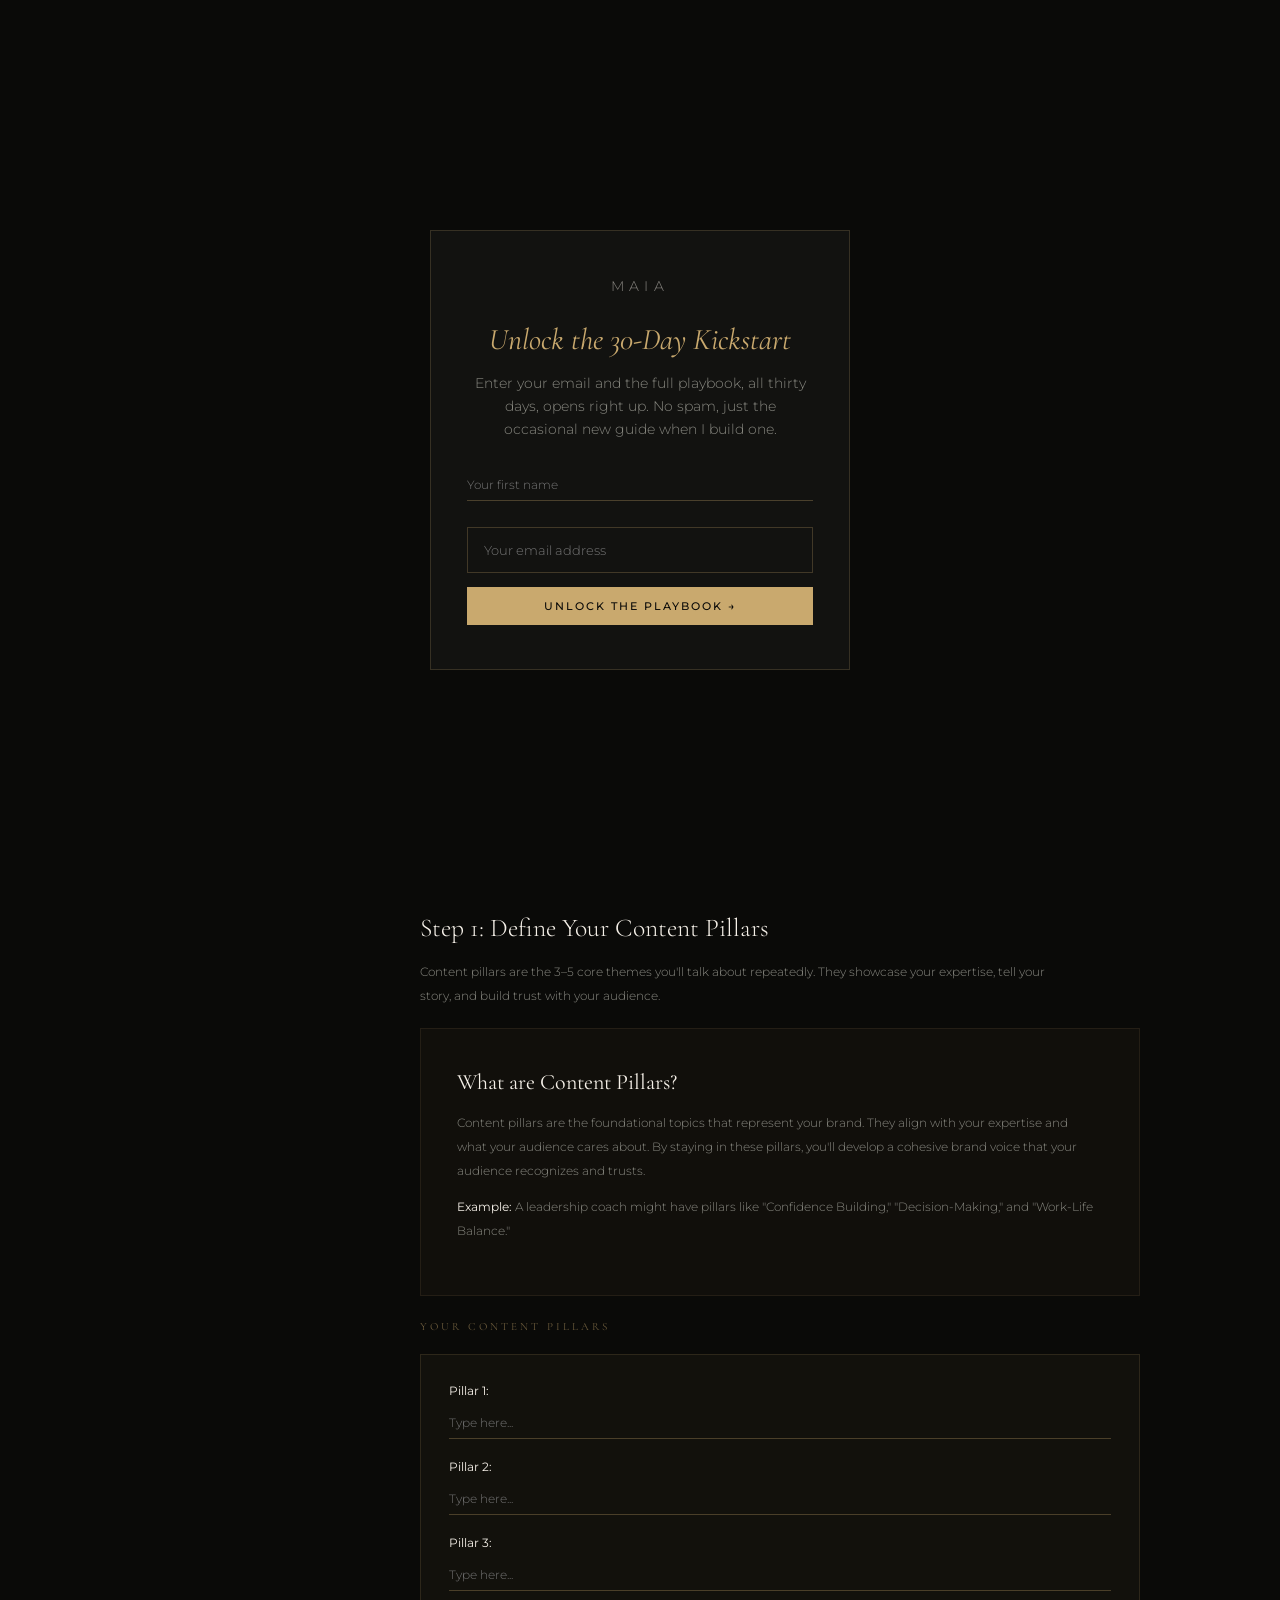
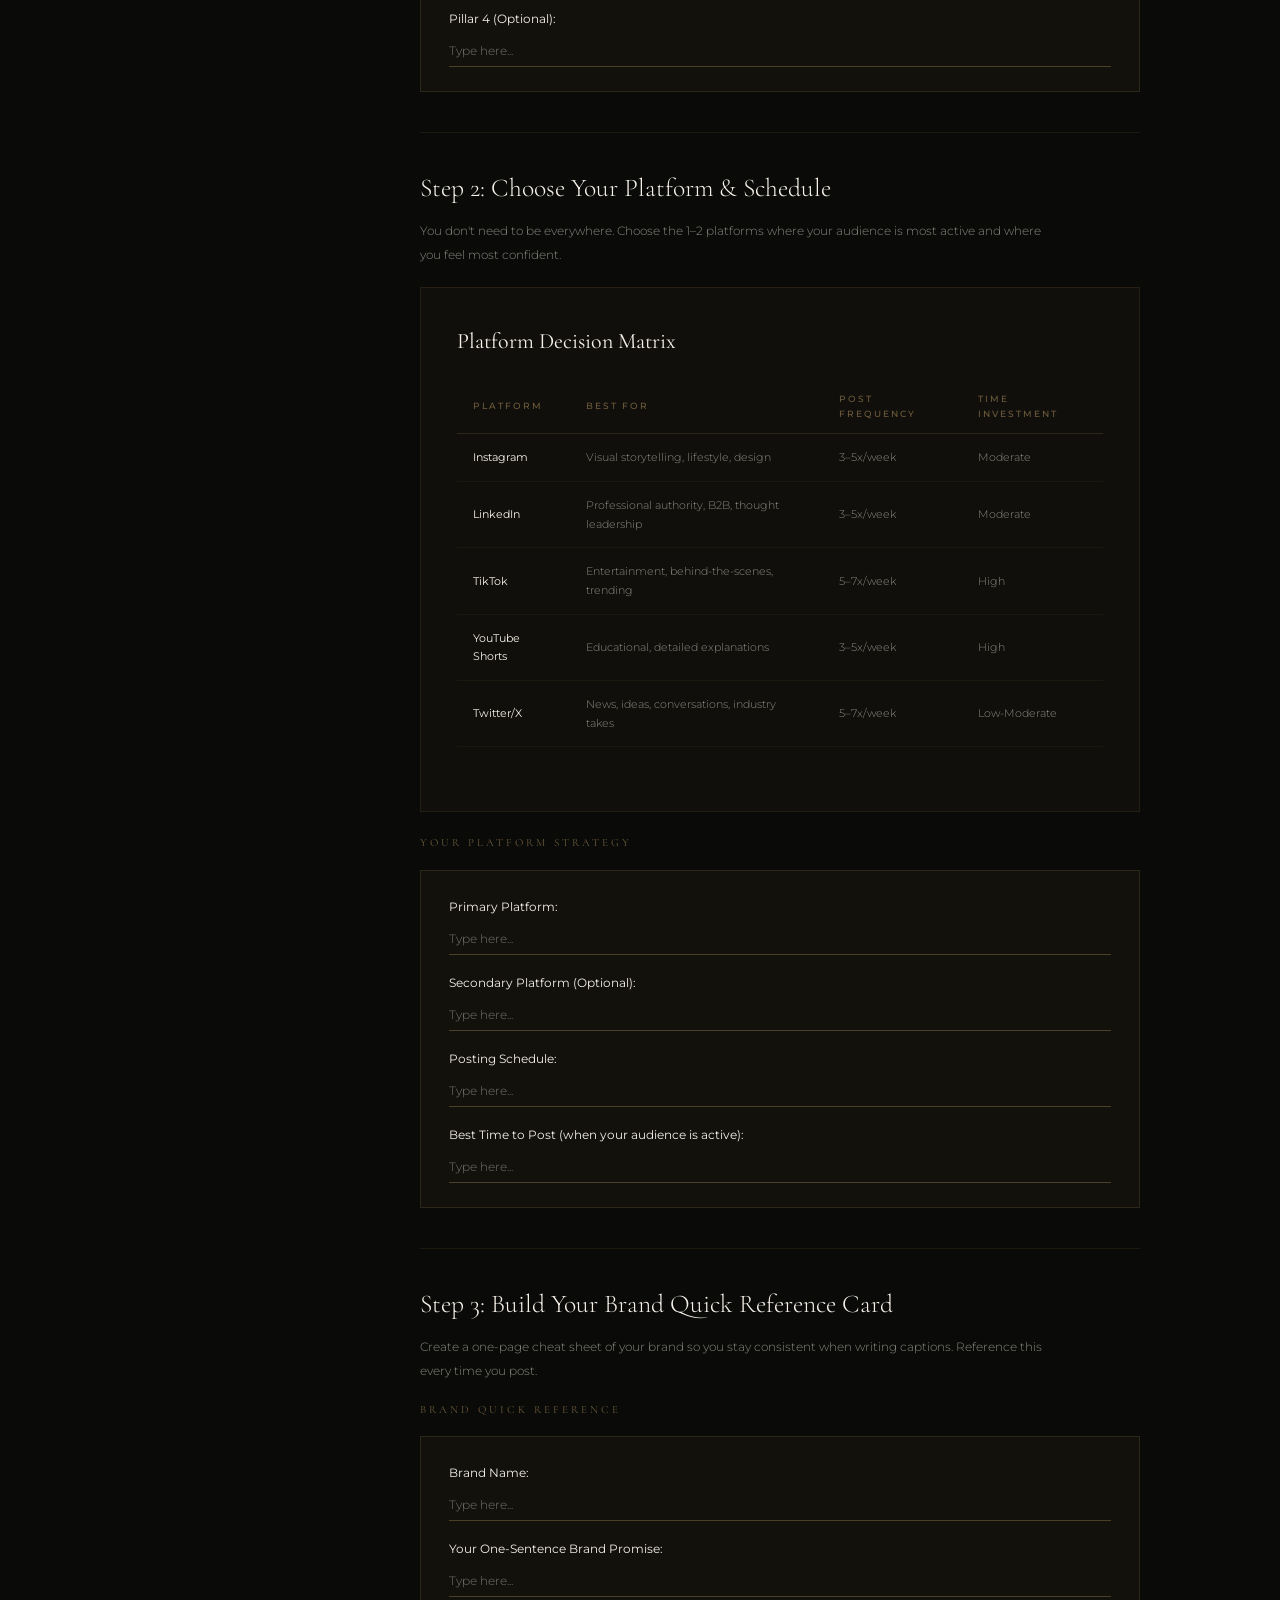
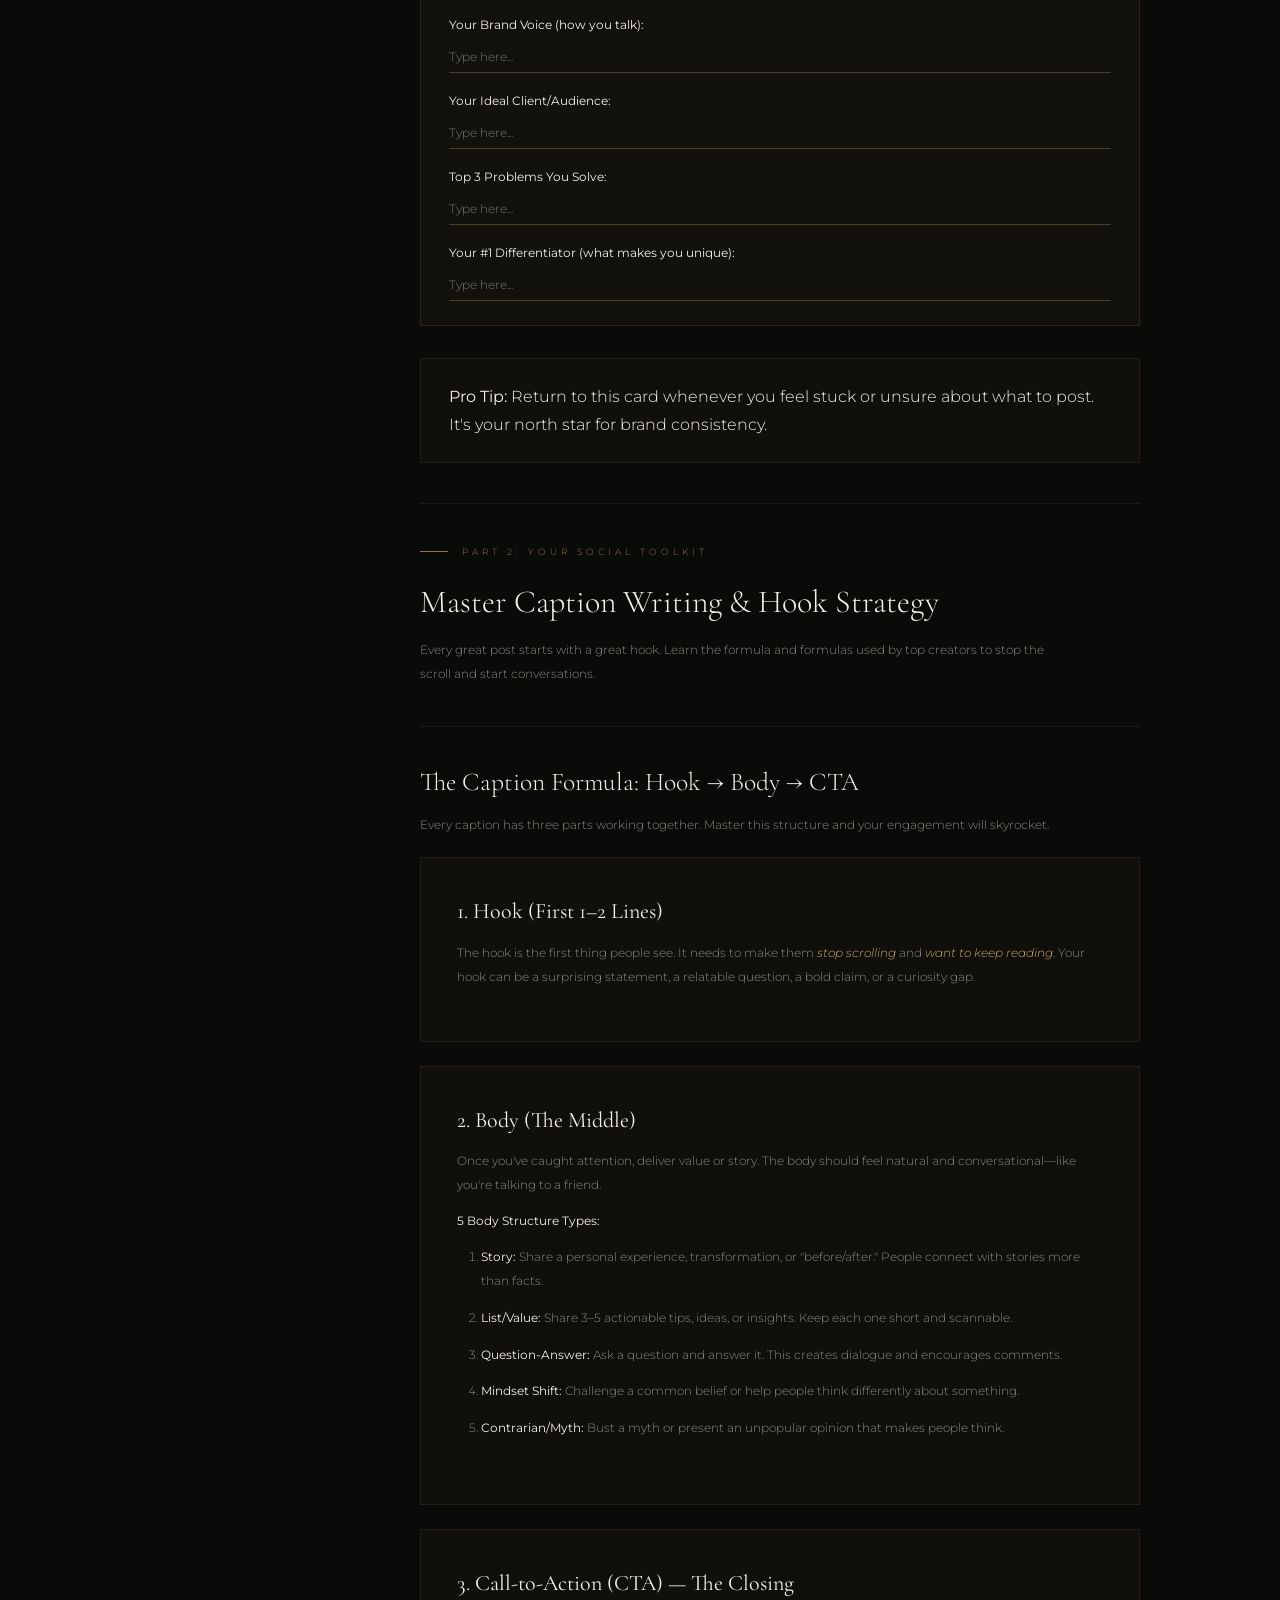
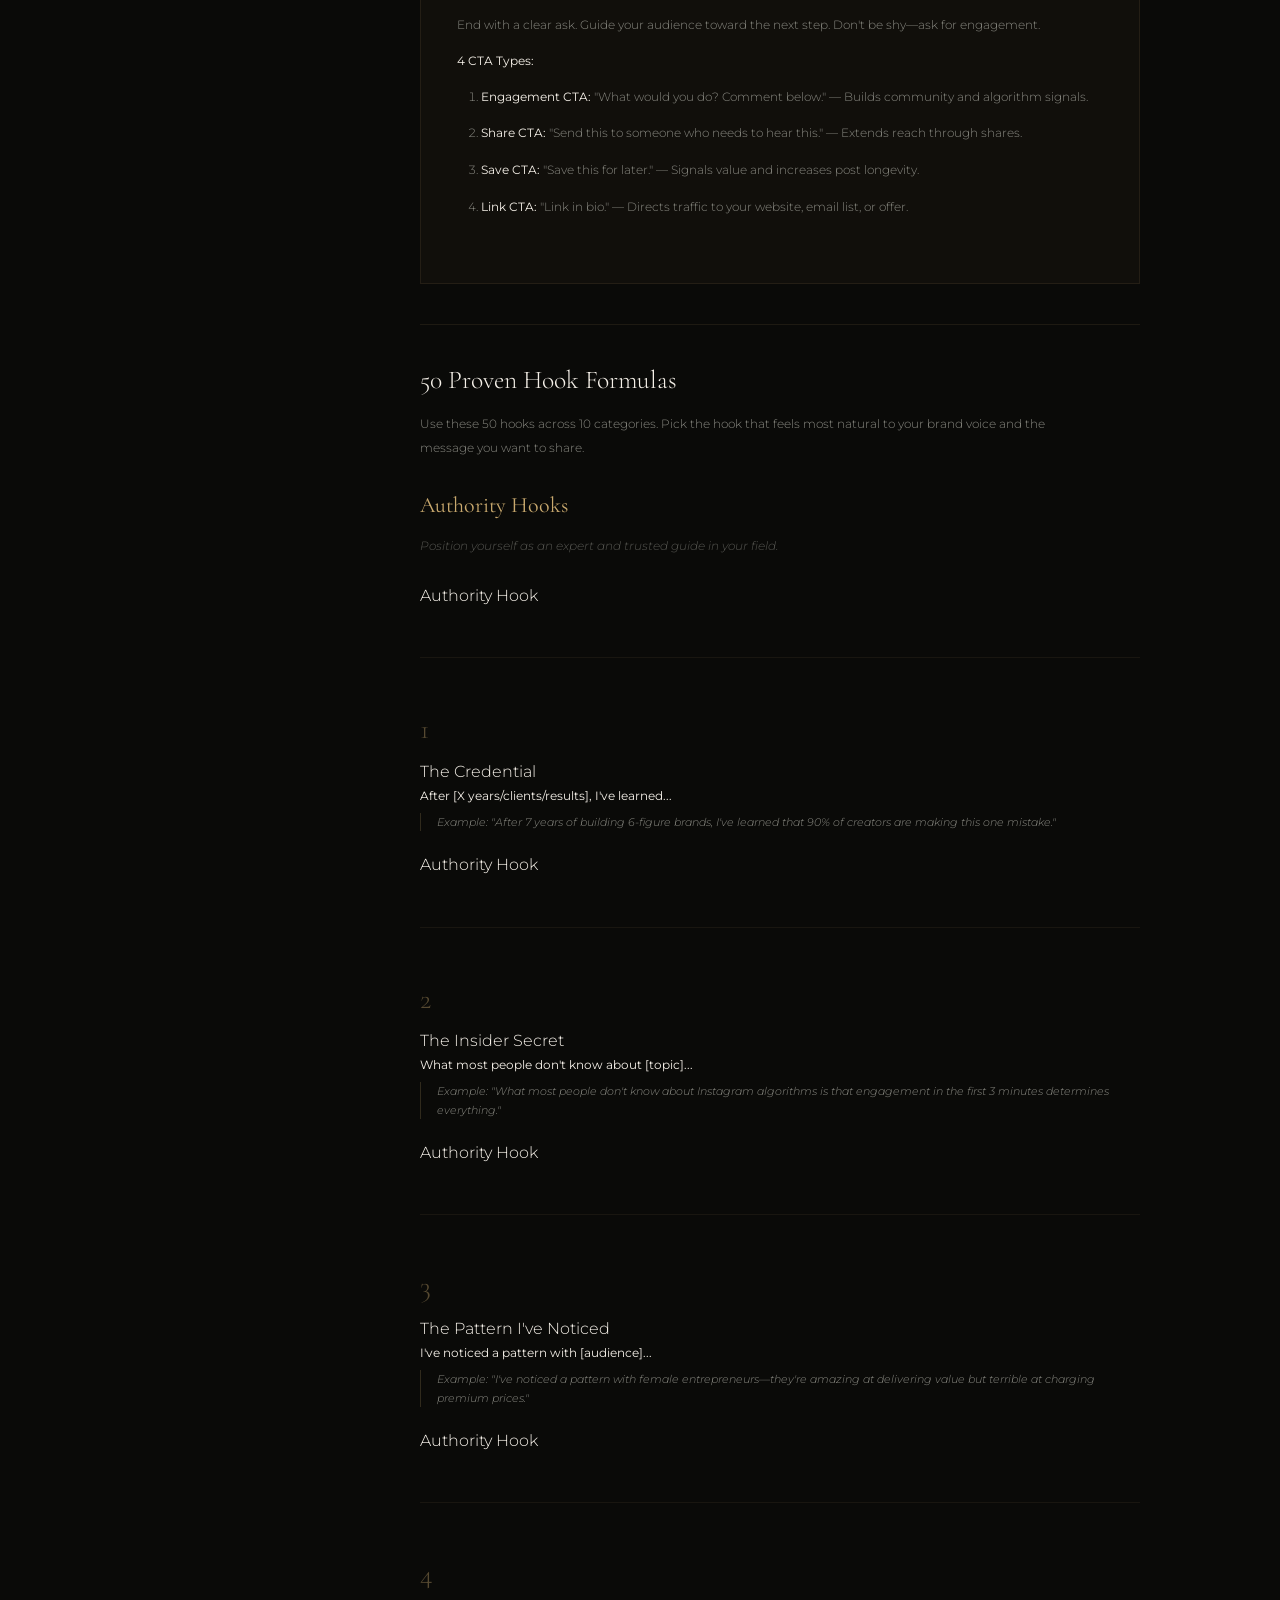
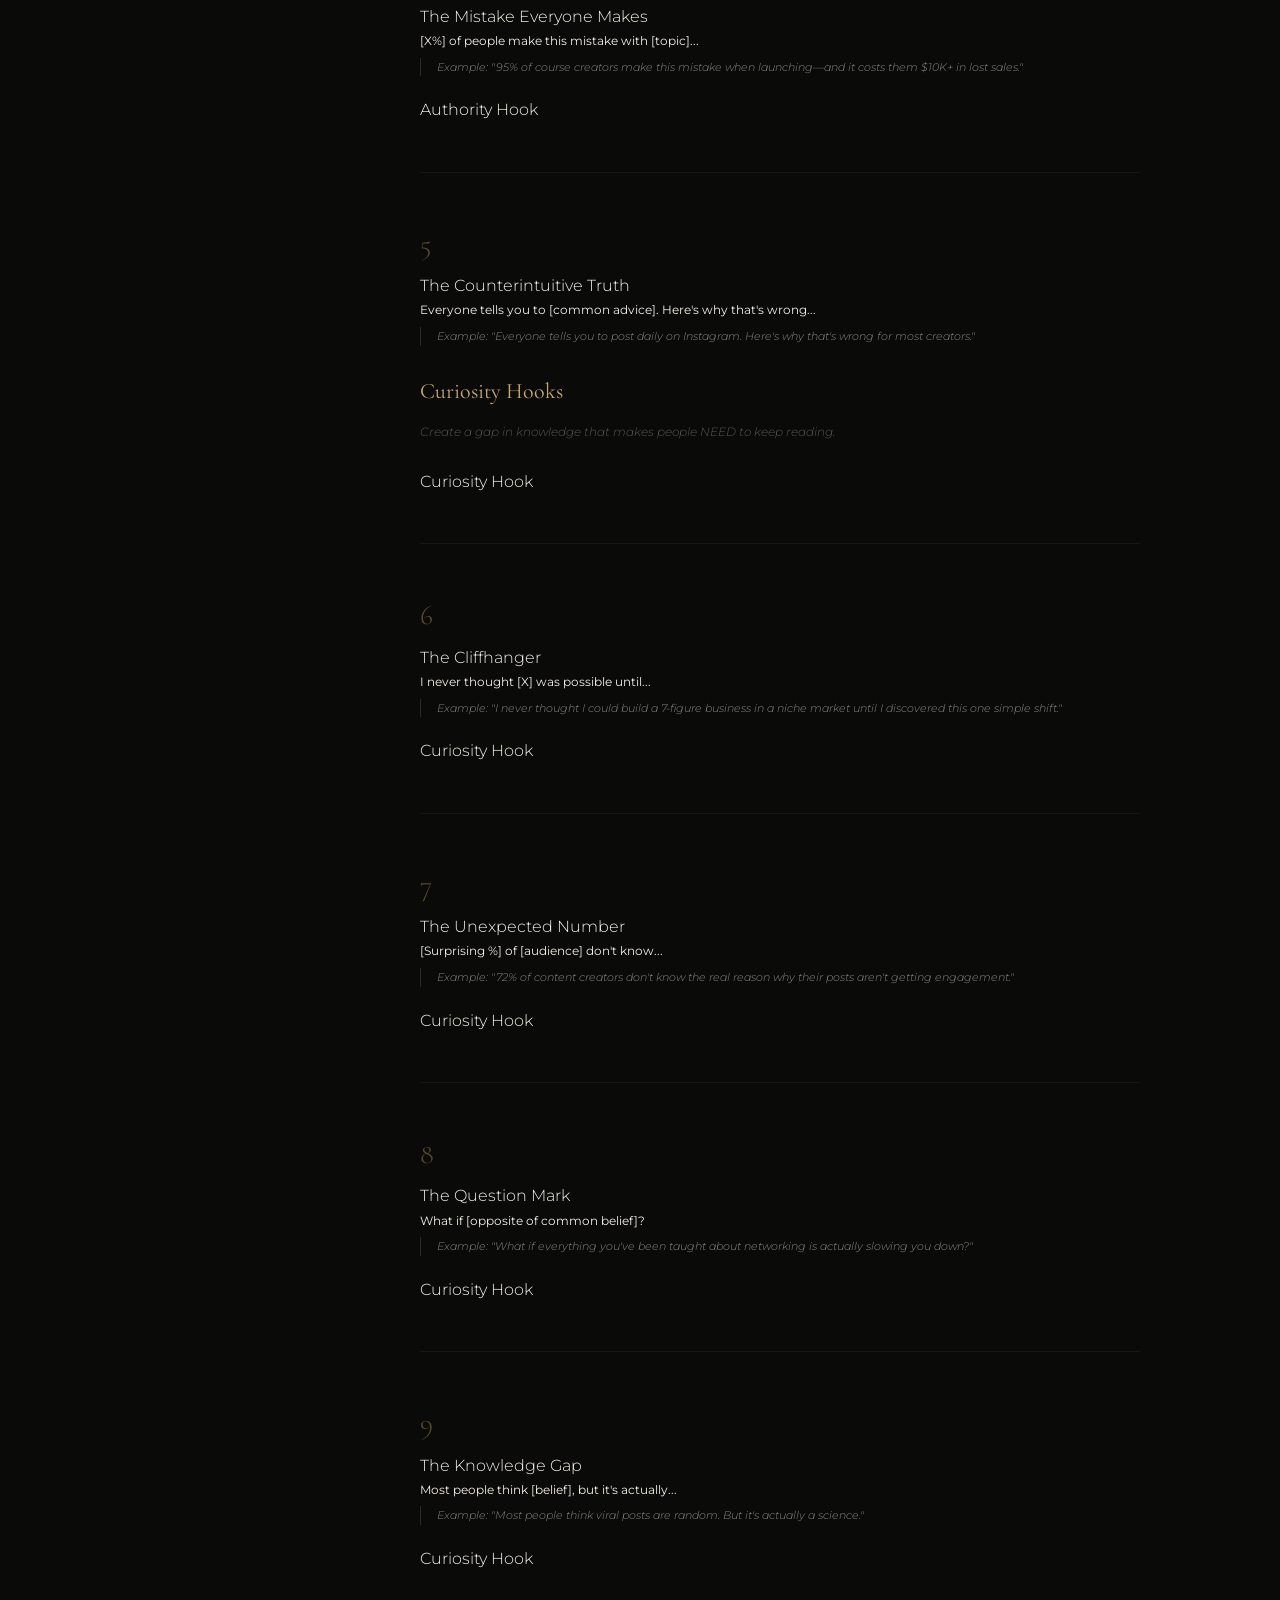
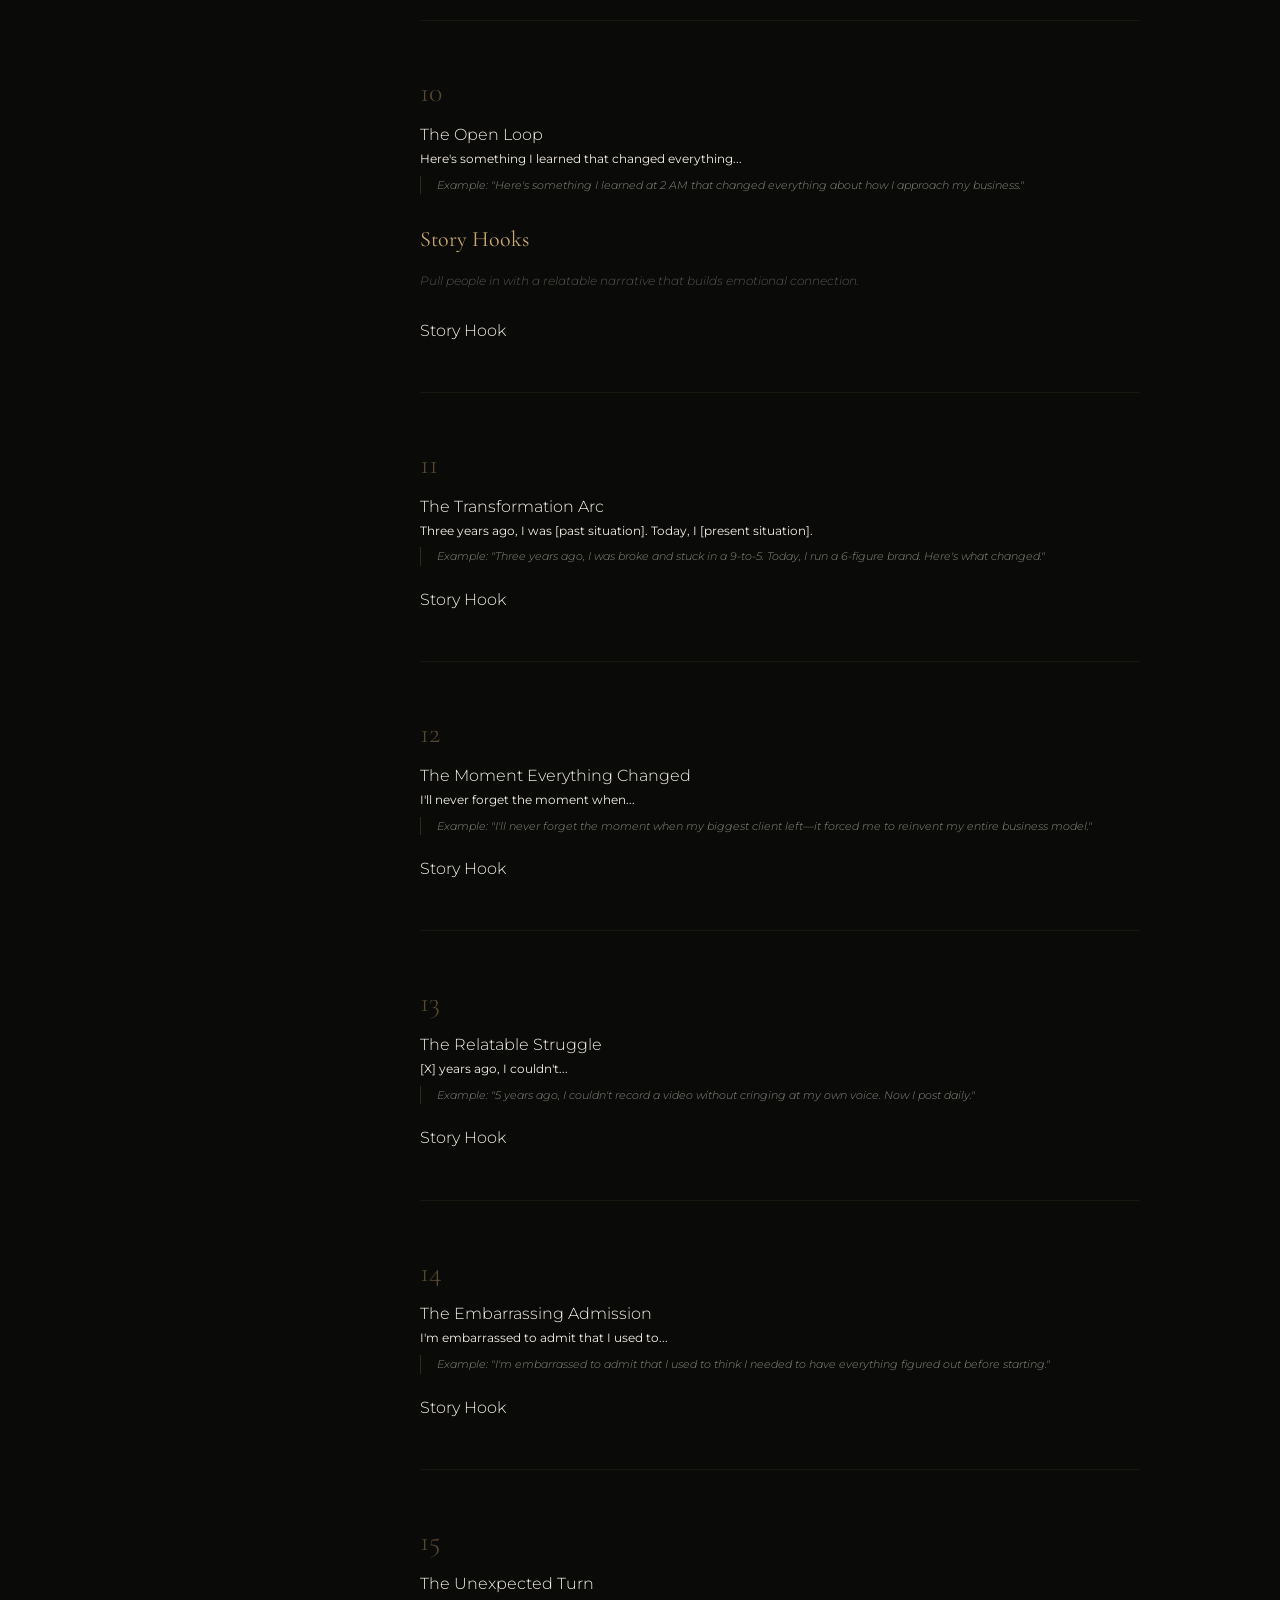
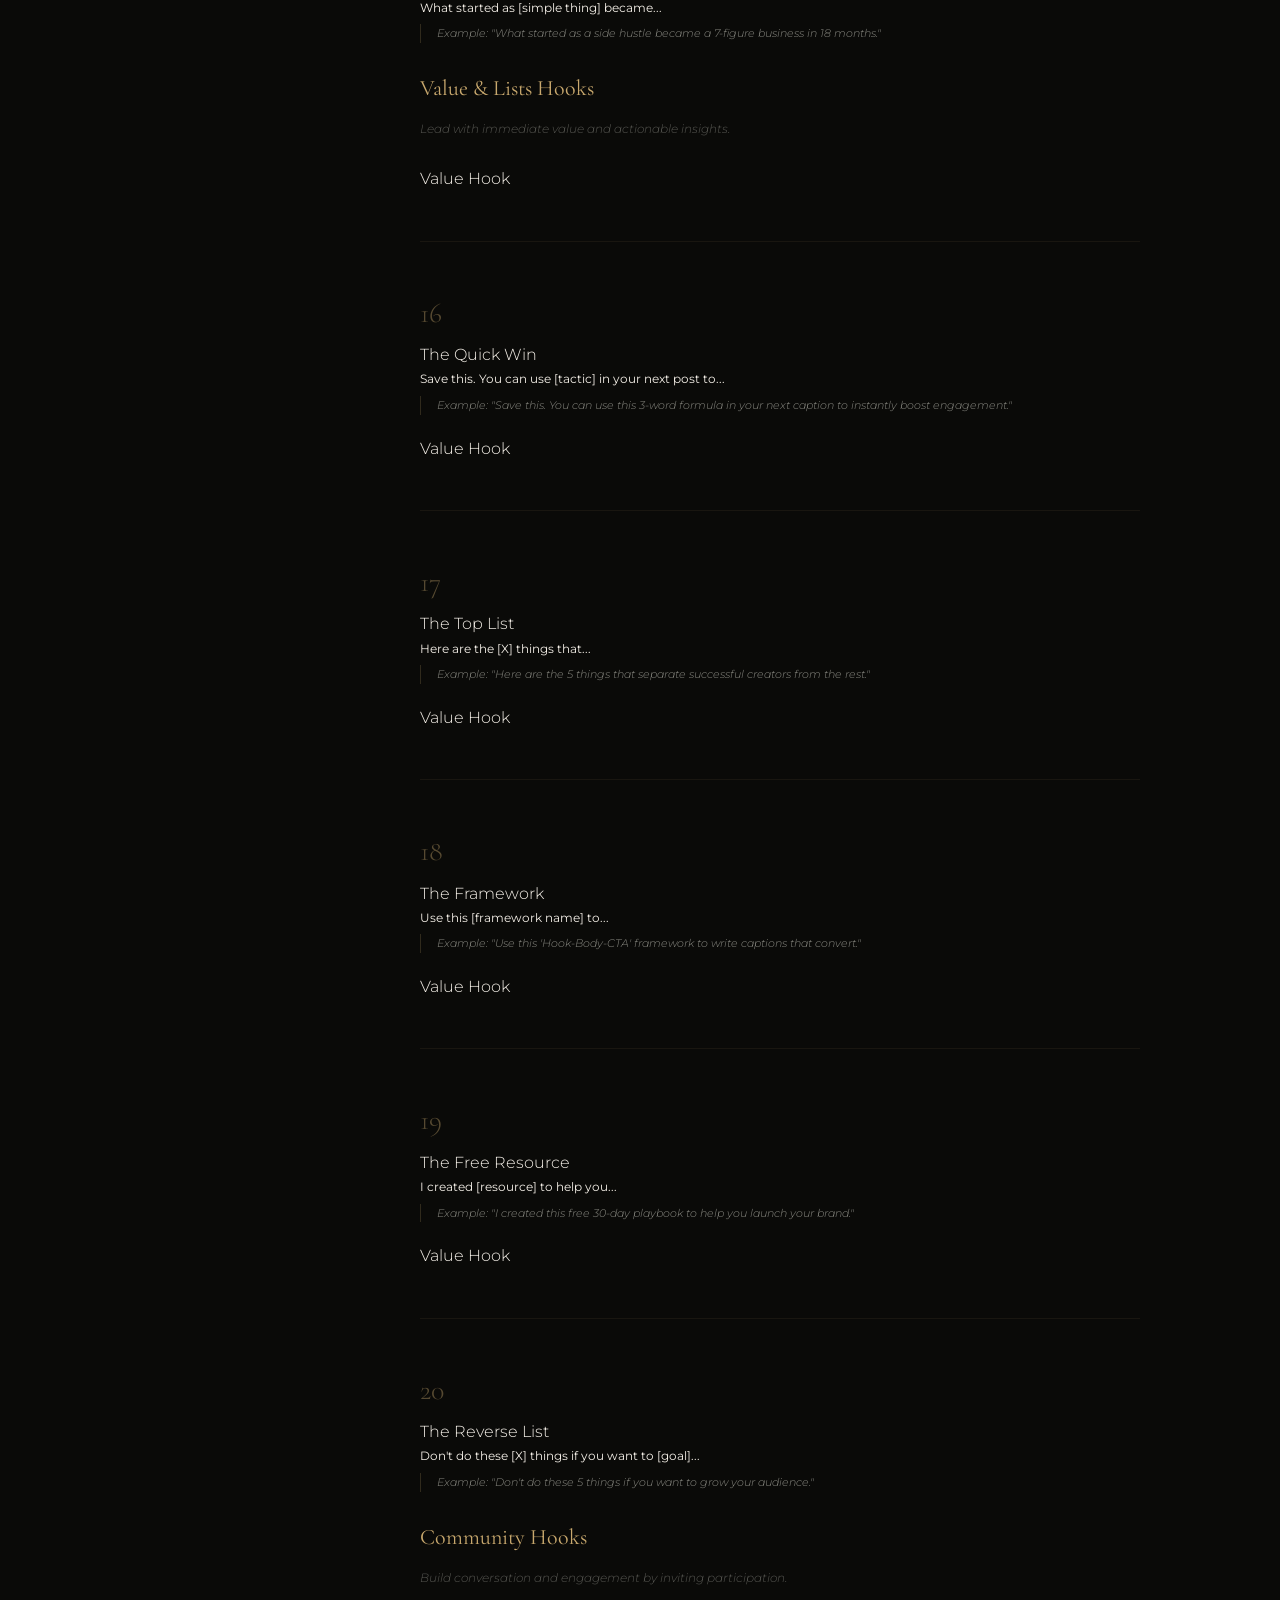
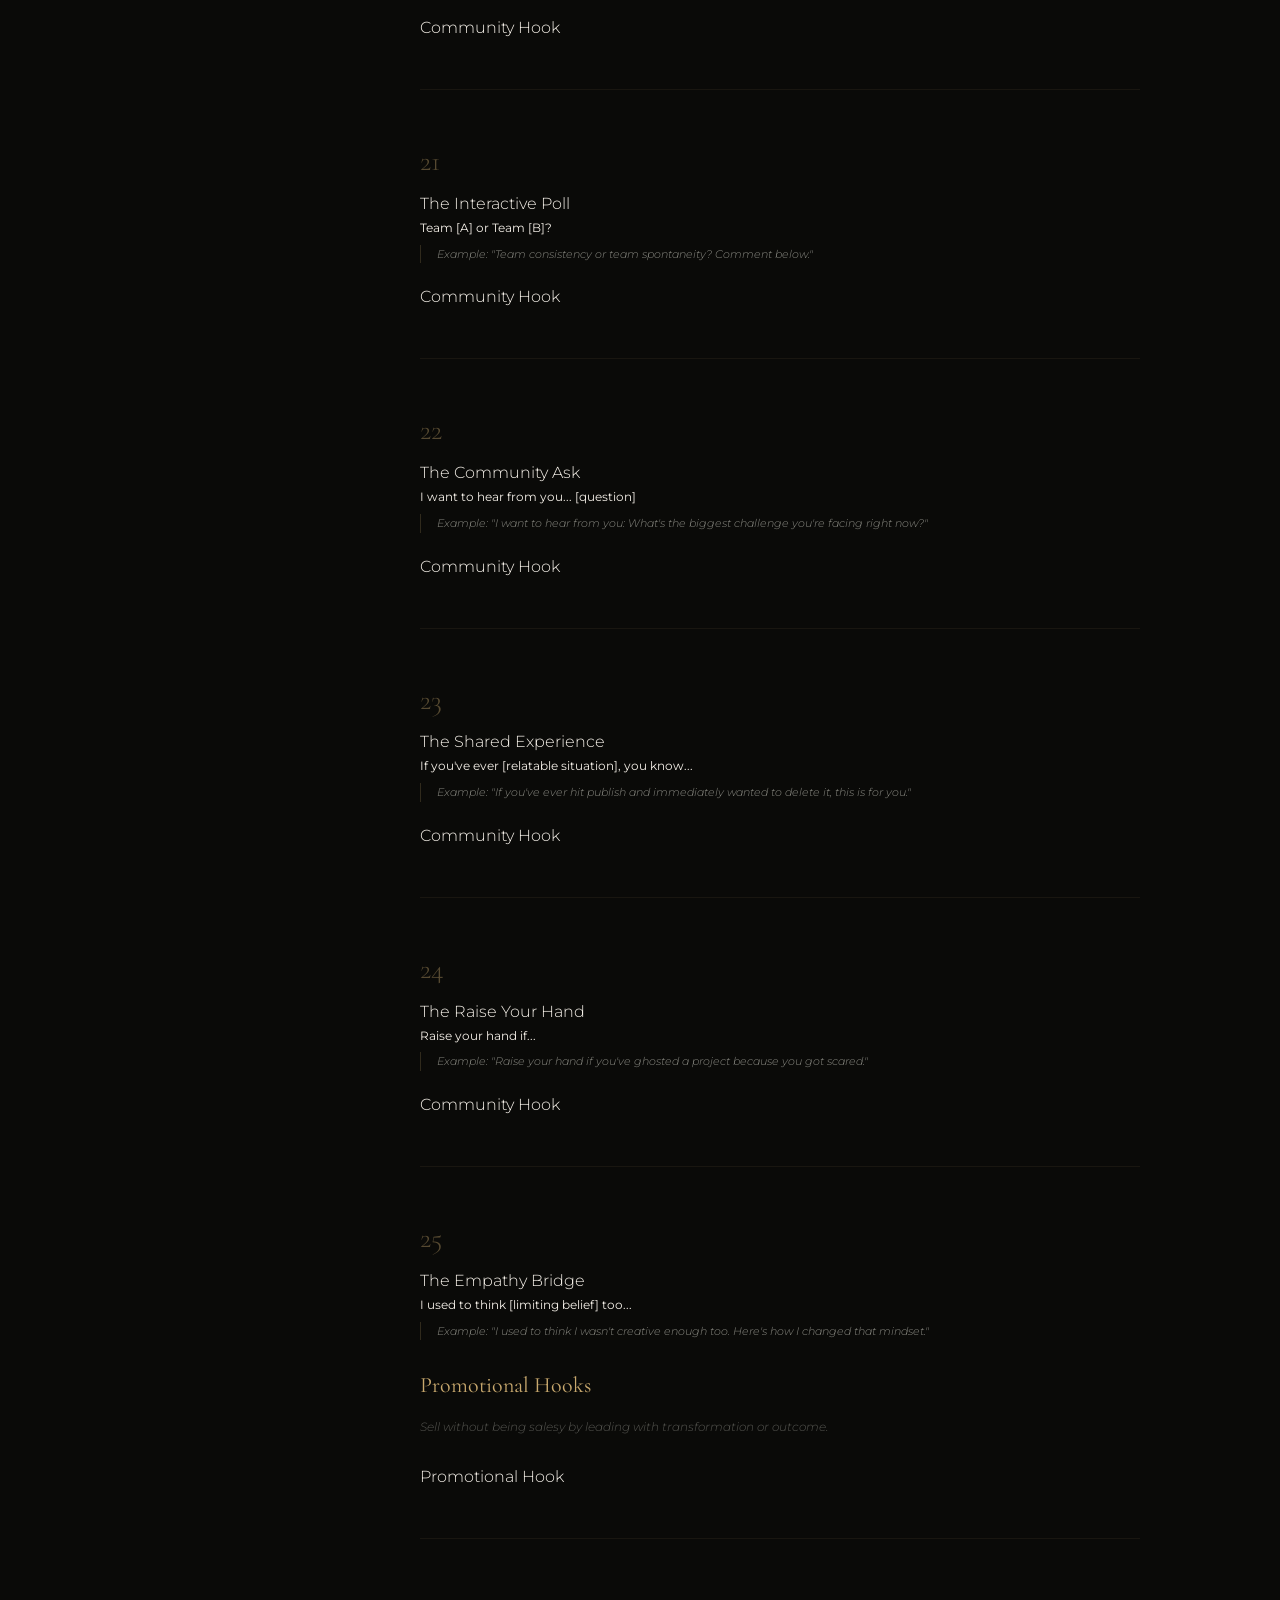
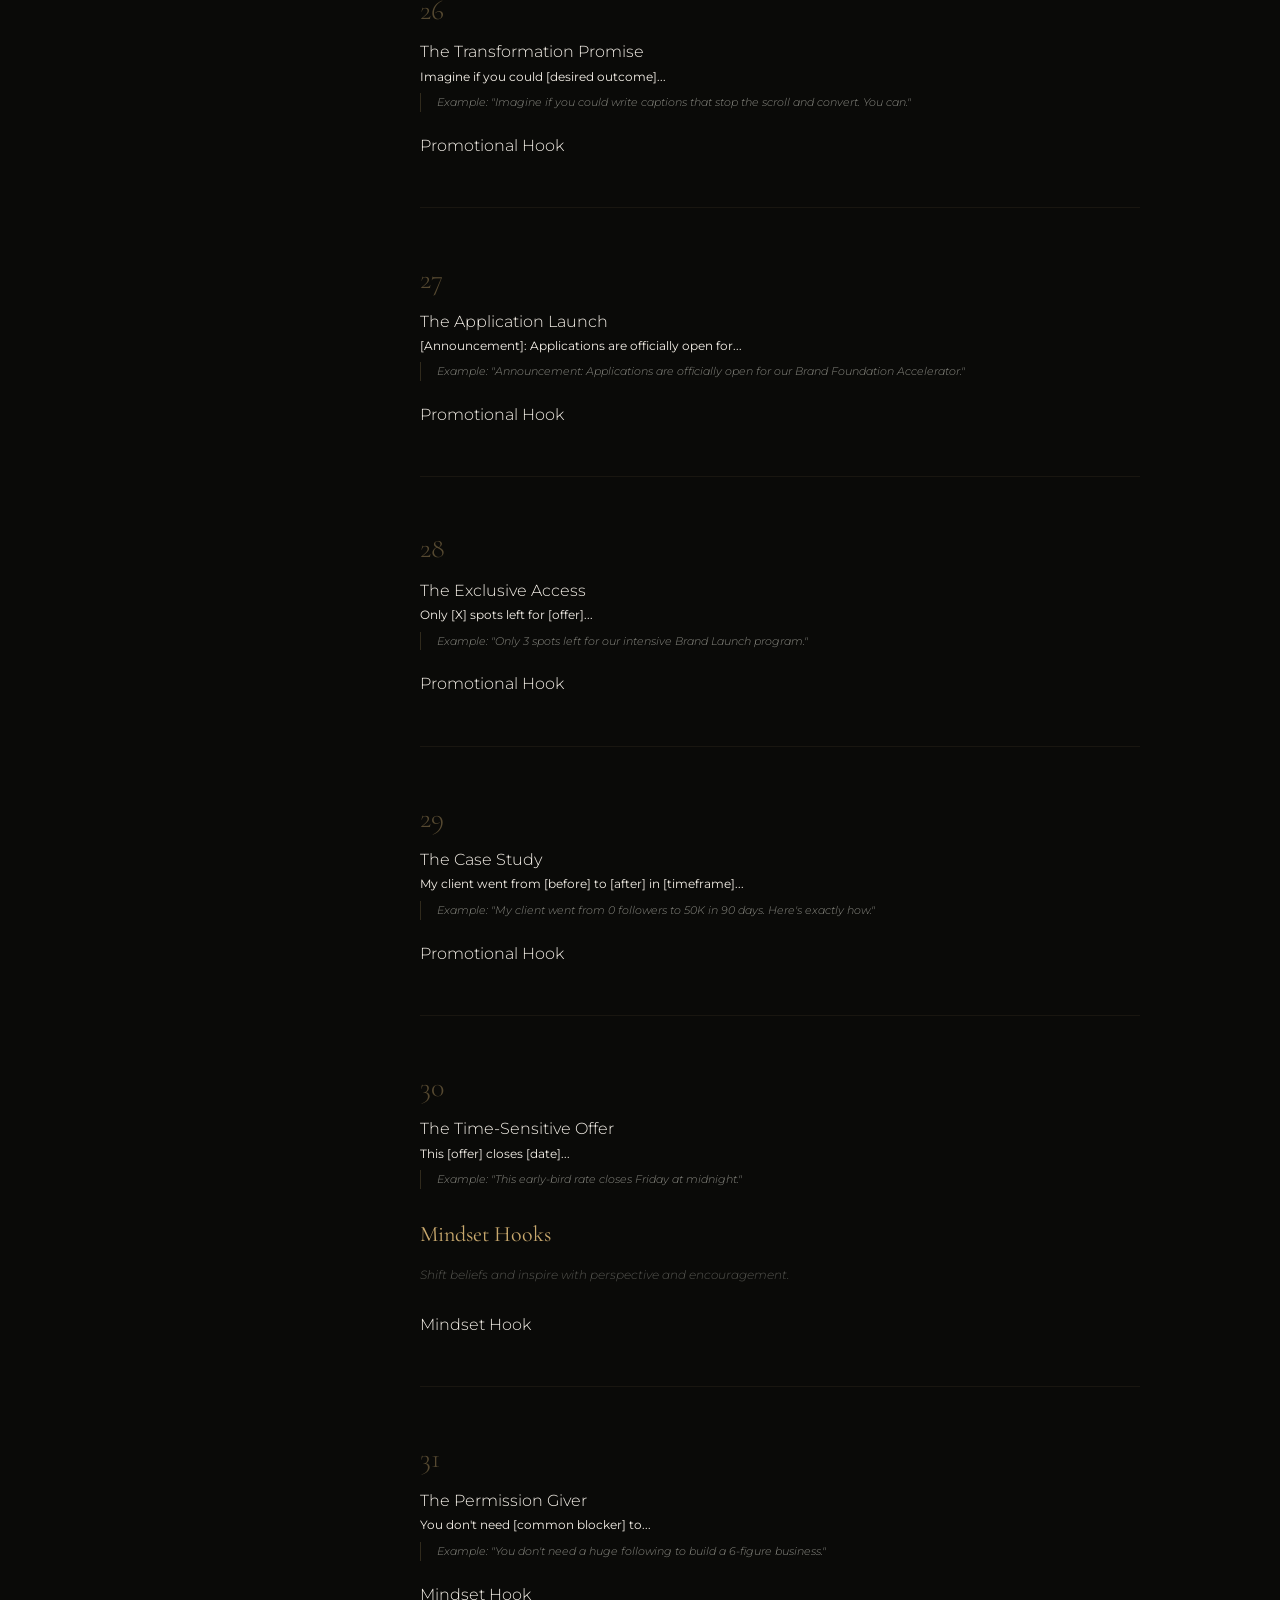
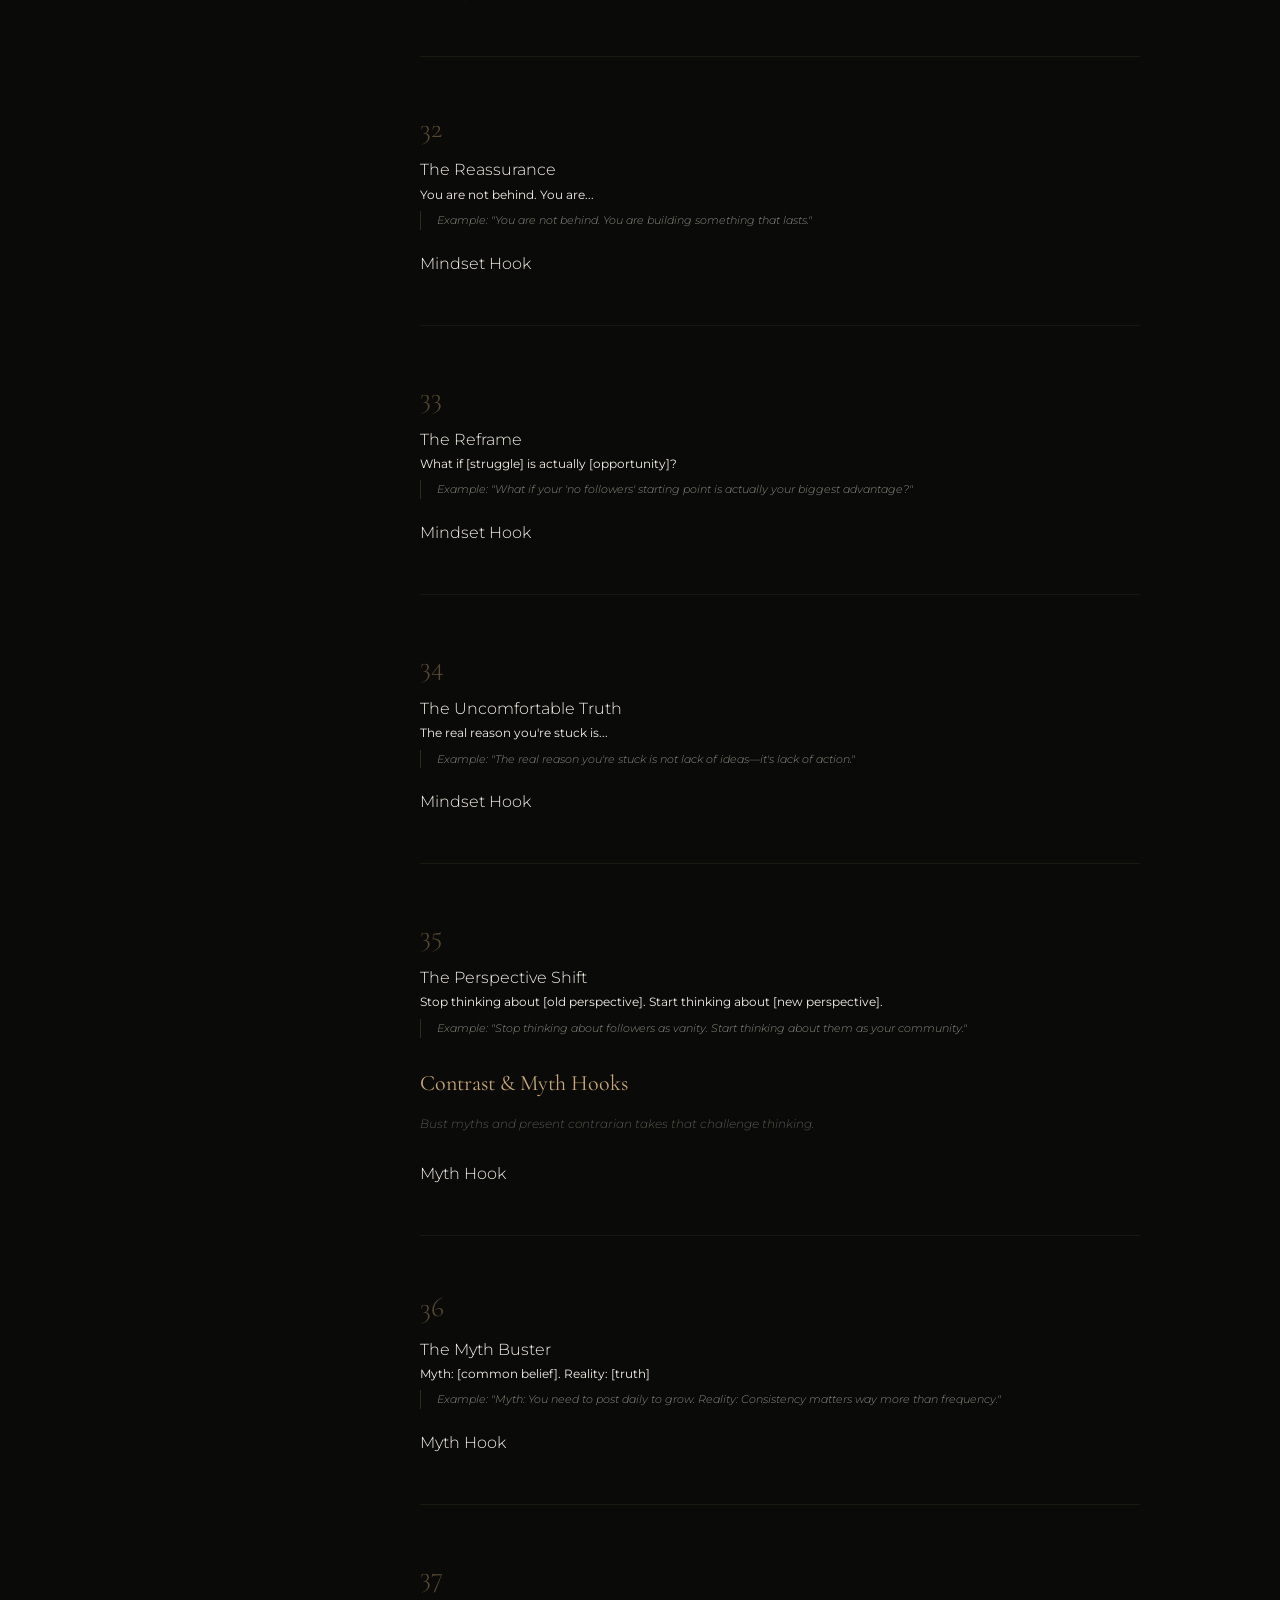
<file: social-kickstart.html>
<!DOCTYPE html>
<html lang="en">
<head>
    <meta charset="UTF-8">
    <meta name="viewport" content="width=device-width, initial-scale=1.0">
    <meta name="description" content="30-Day Social Kickstart Playbook - Launch your brand on social media with proven prompts, hooks, and strategies.">
    <title>30-Day Social Kickstart Playbook | MAIA Creative House</title>
    <link href="https://fonts.googleapis.com/css2?family=Cormorant+Garamond:ital,wght@0,300;0,400;0,500;1,300;1,400&family=Montserrat:wght@300;400;500;600;700&display=swap" rel="stylesheet">
    <link rel="icon" type="image/svg+xml" href="data:image/svg+xml,%3Csvg xmlns='http://www.w3.org/2000/svg' viewBox='0 0 32 32'%3E%3Crect width='32' height='32' rx='4' fill='%23170A0C'/%3E%3Ctext x='50%25' y='54%25' font-size='18' fill='%23c9a96e' text-anchor='middle' dominant-baseline='middle'%3E%E2%9C%A6%3C/text%3E%3C/svg%3E">
    <style>
:root {
  --black: #0a0a08;
  --dark2: #170A0C;
  --dark3: #0f0a06;
  --cream: #f5f0e8;
  --cream2: #e8e0d4;
  --gold: #c9a96e;
  --gold-light: #e8d5b0;
  --gold-dark: #a8893e;
  --grey: #888880;
  --grey2: #555550;
  --grey3: #333330;
  --mid: #2e2e28;
  --burgundy: #170A0C;
  --warm-black: #111008;
  --rose: #8c4a52;
  --ivory: #faf6ef;
}

* { margin: 0; padding: 0; box-sizing: border-box; }
html { scroll-behavior: smooth; scroll-padding-top: 2rem; scrollbar-width: thin; scrollbar-color: var(--grey3) var(--black); }

::-webkit-scrollbar { width: 8px; }
::-webkit-scrollbar-track { background: var(--black); }
::-webkit-scrollbar-thumb { background: var(--grey3); border-radius: 4px; }
::-webkit-scrollbar-thumb:hover { background: var(--grey2); }

body {
  background: var(--black);
  color: var(--cream);
  font-family: 'Montserrat', sans-serif;
  font-weight: 300;
  line-height: 1.7;
  overflow-x: hidden;
}

/* ── NAVIGATION ── */
.brand-nav {
  position: fixed; top: 0; left: 0; width: 280px; height: 100vh;
  background: rgba(10,10,8,0.96); backdrop-filter: blur(12px);
  border-right: 0.5px solid rgba(201,169,110,0.1);
  z-index: 100; padding: 48px 32px;
  display: flex; flex-direction: column;
  transition: transform 0.4s ease;
  overflow-y: auto;
  scrollbar-width: thin; scrollbar-color: var(--grey3) transparent;
}
.brand-nav::-webkit-scrollbar { width: 4px; }
.brand-nav::-webkit-scrollbar-track { background: transparent; }
.brand-nav::-webkit-scrollbar-thumb { background: var(--grey3); border-radius: 2px; }

.nav-logo {
  font-family: 'Cormorant Garamond', serif;
  font-size: 18px; letter-spacing: 6px; text-transform: uppercase;
  color: var(--cream); margin-bottom: 8px;
}
.nav-sub {
  font-size: 9px; letter-spacing: 3px; text-transform: uppercase;
  color: var(--gold); opacity: 0.6; margin-bottom: 48px;
}
.nav-section {
  font-size: 8px; letter-spacing: 3px; text-transform: uppercase;
  color: var(--grey2); margin-bottom: 12px; margin-top: 28px;
}
.nav-section:first-of-type { margin-top: 0; }
.nav-link {
  display: block; padding: 8px 0;
  font-size: 11px; letter-spacing: 1px; color: var(--grey);
  text-decoration: none; transition: color 0.25s, padding-left 0.25s;
  cursor: pointer; border: none;
}
.nav-link:hover { color: var(--gold); padding-left: 8px; }
.nav-link.active { color: var(--gold); padding-left: 12px; border-left: 1px solid var(--gold); }
.nav-footer {
  margin-top: auto;
  font-size: 9px; color: var(--grey2); letter-spacing: 1px;
  line-height: 1.8;
}

.nav-toggle {
  display: none; position: fixed; top: 20px; left: 20px; z-index: 200;
  background: rgba(10,10,8,0.9); border: 0.5px solid rgba(201,169,110,0.2);
  color: var(--gold); padding: 10px 14px; font-size: 11px;
  letter-spacing: 2px; cursor: pointer; backdrop-filter: blur(8px);
  font-family: 'Montserrat', sans-serif;
}

/* ── MAIN CONTENT ── */
main {
  margin-left: 280px; min-height: 100vh; padding-bottom: 64px;
}

/* ── SECTIONS ── */
.section {
  padding: 100px 80px;
  border-bottom: 0.5px solid rgba(201,169,110,0.08);
  position: relative;
}

.content-wrapper {
  max-width: 800px;
  margin: 0 auto;
  padding: 80px 40px;
}

.eyebrow {
  font-size: 9px; letter-spacing: 4px; text-transform: uppercase;
  color: var(--gold); opacity: 0.7; margin-bottom: 24px;
  display: flex; align-items: center; gap: 14px;
}
.eyebrow::before { content: ''; width: 28px; height: 0.5px; background: var(--gold); }

.section-title {
  font-family: 'Cormorant Garamond', serif;
  font-size: clamp(36px, 4.5vw, 64px); font-weight: 300;
  line-height: 1.1; color: var(--cream); margin-bottom: 24px;
  letter-spacing: -0.5px;
}
.section-title em { font-style: italic; color: var(--gold); }

h1, h2, h3, h4, h5, h6 {
  font-family: 'Cormorant Garamond', serif;
  font-weight: 300; color: var(--cream); line-height: 1.2;
  margin-top: 0; margin-bottom: 16px;
}
h1 { font-size: clamp(36px, 4.5vw, 64px); letter-spacing: -0.5px; }
h2 { font-size: clamp(24px, 2.5vw, 36px); }
h3 { font-size: clamp(20px, 2vw, 28px); }
h4 { font-size: 22px; font-weight: 400; }
h5 { font-size: 11px; font-weight: 400; letter-spacing: 3px; text-transform: uppercase; color: var(--gold); opacity: 0.5; }

p {
  font-size: 12px; color: var(--grey); line-height: 2;
  max-width: 640px; margin-bottom: 20px;
}

strong { color: var(--cream); font-weight: 400; }
em { font-style: italic; color: var(--gold); }
a { color: var(--gold); text-decoration: none; border: none; }
a:hover { opacity: 0.8; }

ul, ol { margin-left: 1.5rem; margin-bottom: 1.5rem; }
li { font-size: 12px; color: var(--grey); line-height: 2; margin-bottom: 8px; }

.highlight-text {
  font-family: 'Cormorant Garamond', serif;
  font-size: clamp(20px, 2.2vw, 30px); font-weight: 300;
  color: var(--cream); line-height: 1.5; max-width: 680px;
  margin: 40px 0; padding-left: 24px;
  border-left: 1px solid rgba(201,169,110,0.3);
}

/* ── COVER ── */
.cover {
  text-align: center; padding: 80px 40px 60px;
  border-bottom: 0.5px solid rgba(201,169,110,0.08);
}
.cover .stars {
  color: var(--gold); opacity: 0.3; font-size: 11px;
  letter-spacing: 8px; margin-bottom: 32px;
}
.brand-name {
  font-family: 'Cormorant Garamond', serif;
  font-size: clamp(36px, 5vw, 56px); font-weight: 300;
  color: var(--cream); margin-bottom: 8px; line-height: 1.1;
}
.brand-name .house { font-style: italic; color: var(--gold); }
.product-label {
  font-size: 9px; letter-spacing: 5px; text-transform: uppercase;
  color: var(--gold); opacity: 0.6; margin-bottom: 24px;
}
.tagline {
  font-size: 12px; color: var(--grey); font-weight: 300;
  line-height: 1.9; max-width: 520px; margin: 0 auto 24px;
}
.cover-divider {
  width: 48px; height: 0.5px; background: rgba(201,169,110,0.3);
  margin: 32px auto;
}
.cover-body {
  max-width: 680px; margin: 0 auto; text-align: left;
}
.cover-label {
  font-size: 8px; letter-spacing: 3px; text-transform: uppercase;
  color: var(--gold); opacity: 0.5; margin-bottom: 20px; margin-top: 40px;
}
.cover-label:first-child { margin-top: 0; }
.qs-items { display: flex; flex-direction: column; gap: 0; }
.qs-item {
  display: flex; align-items: flex-start; gap: 20px;
  padding: 16px 0;
  border-bottom: 0.5px solid rgba(201,169,110,0.05);
}
.qs-item:last-child { border-bottom: none; }
.qs-num {
  font-family: 'Cormorant Garamond', serif;
  font-size: 24px; color: var(--gold); font-weight: 300;
  opacity: 0.4; min-width: 36px;
}
.qs-title {
  font-size: 12px; color: var(--cream); font-weight: 400;
  margin-bottom: 4px;
}
.qs-desc {
  font-size: 11px; color: var(--grey); font-weight: 300; line-height: 1.7;
}
.cover-cta {
  background: rgba(201,169,110,0.03);
  border: 0.5px solid rgba(201,169,110,0.1);
  border-left: none; padding: 32px;
  margin-top: 40px; border-top: 2px solid var(--gold);
}
.cover-cta .cover-label { margin-top: 0; }
.bottom-line {
  width: 100%; height: 0.5px;
  background: rgba(201,169,110,0.08); margin-top: 60px;
}

/* ── CARDS ── */
.card {
  background: rgba(201,169,110,0.03);
  border: 0.5px solid rgba(201,169,110,0.1);
  padding: 40px 36px; margin-bottom: 24px;
  transition: border-color 0.3s, background 0.3s;
}
.card:hover {
  border-color: rgba(201,169,110,0.25);
  background: rgba(201,169,110,0.05);
}
.card h3 { margin-top: 0; }
.card p { margin-bottom: 12px; }

.tip-box {
  background: rgba(201,169,110,0.03);
  border: 0.5px solid rgba(201,169,110,0.1);
  padding: 24px 28px; margin: 32px 0;
}
.tip-box p { margin-bottom: 0; }

.upsell-box {
  background: rgba(201,169,110,0.05);
  border-left: 2px solid var(--gold);
  padding: 24px 28px; margin: 32px 0;
}
.upsell-box h4 { margin-top: 0; margin-bottom: 12px; }
.upsell-box p { margin-bottom: 0; }

.cta-box {
  background: var(--gold); color: var(--black);
  padding: 40px; text-align: center; margin: 40px 0;
}
.cta-box h3 { color: var(--black); margin-bottom: 12px; }
.cta-box p { color: var(--grey3); max-width: none; margin: 0; }

/* ── SECTION DIVIDERS ── */
.section-divider {
  display: flex; flex-direction: column;
  justify-content: center; align-items: center; text-align: center;
  padding: 48px 80px;
  position: relative;
  border-bottom: 0.5px solid rgba(201,169,110,0.1);
}
.section-divider:empty {
  min-height: 0; padding: 0; margin: 40px 0;
  border-bottom: 0.5px solid rgba(201,169,110,0.1);
}
.section-divider:not(:empty) {
  min-height: 50vh;
  background: linear-gradient(160deg, var(--dark2) 0%, var(--black) 60%, var(--warm-black) 100%);
  overflow: hidden; padding: 100px 80px;
}
.section-divider:not(:empty)::before {
  content: ''; position: absolute; top: 50%; right: -100px;
  width: 600px; height: 600px; border-radius: 50%;
  border: 0.5px solid rgba(201,169,110,0.06);
  transform: translateY(-50%);
}
.section-divider:not(:empty)::after {
  content: ''; position: absolute; top: 50%; right: -40px;
  width: 400px; height: 400px; border-radius: 50%;
  border: 0.5px solid rgba(201,169,110,0.04);
  transform: translateY(-50%);
}
.section-divider h2 { margin-bottom: 16px; }
.section-divider p { color: var(--grey); max-width: 560px; }
.section-divider .star-deco {
  color: var(--gold); opacity: 0.3; font-size: 11px;
  letter-spacing: 8px; margin-bottom: 32px;
}

/* ── DAY CARDS ── */
.day-card {
  background: rgba(201,169,110,0.03);
  border: 0.5px solid rgba(201,169,110,0.1);
  padding: 36px; margin-bottom: 24px;
  transition: border-color 0.3s;
}
.day-card:hover { border-color: rgba(201,169,110,0.25); }
.day-number {
  font-family: 'Cormorant Garamond', serif;
  font-size: 28px; color: var(--gold); font-weight: 300;
  margin-bottom: 4px; opacity: 0.6;
}
.day-title {
  font-family: 'Cormorant Garamond', serif;
  font-size: 22px; font-weight: 400; color: var(--cream);
  margin-bottom: 12px; line-height: 1.2;
}
.day-meta {
  font-size: 9px; letter-spacing: 2px; text-transform: uppercase;
  color: var(--gold); opacity: 0.5; margin-bottom: 20px;
}
.day-label {
  font-size: 8px; letter-spacing: 3px; text-transform: uppercase;
  color: var(--gold); opacity: 0.5; margin-top: 16px; margin-bottom: 6px;
}
.day-text {
  font-size: 12px; color: var(--grey); line-height: 1.9;
}

/* ── HOOK CATEGORIES ── */
.hook-category {
  margin-bottom: 48px; padding-bottom: 48px;
  border-bottom: 0.5px solid rgba(201,169,110,0.08);
}
.hook-category:last-child { border-bottom: none; }
.hook-num {
  font-family: 'Cormorant Garamond', serif;
  font-size: 28px; color: var(--gold); font-weight: 300;
  opacity: 0.4; margin-bottom: 4px;
}
.hook-cat-title {
  font-family: 'Cormorant Garamond', serif;
  font-size: 22px; font-weight: 400; color: var(--cream);
  margin-bottom: 20px;
}
.hook-formula { margin-bottom: 20px; }
.hook-text {
  font-size: 12px; color: var(--cream); font-weight: 400;
  line-height: 1.8; margin-bottom: 6px;
}
.hook-example {
  font-size: 11px; font-style: italic; color: var(--grey);
  padding-left: 16px; border-left: 0.5px solid rgba(201,169,110,0.2);
  line-height: 1.7;
}

/* ── TABLES ── */
table { width: 100%; border-collapse: collapse; margin: 24px 0; }
th {
  text-align: left; padding: 12px 16px;
  font-size: 9px; letter-spacing: 2px; text-transform: uppercase;
  color: var(--gold); opacity: 0.5;
  border-bottom: 0.5px solid rgba(201,169,110,0.15);
  font-family: 'Montserrat', sans-serif; font-weight: 500;
}
td {
  padding: 14px 16px; font-size: 11px; color: var(--grey);
  line-height: 1.7;
  border-bottom: 0.5px solid rgba(201,169,110,0.06);
}
tr:hover td { color: var(--cream); }

/* ── FILL-IN AREAS ── */
input[type="text"], textarea {
  width: 100%; background: transparent;
  border: none; border-bottom: 0.5px solid rgba(201,169,110,0.3);
  color: var(--cream); font-family: 'Montserrat', sans-serif;
  font-size: 12px; font-weight: 300; padding: 8px 0;
  margin-bottom: 16px; outline: none;
}
input:focus, textarea:focus { border-bottom-color: var(--gold); }
textarea { min-height: 60px; resize: vertical; }

/* ── HASHTAGS ── */
.hashtag-bank { margin-bottom: 32px; }
.hashtag-bank h5 { margin-bottom: 12px; }
.hashtag-list {
  font-size: 11px; color: var(--grey); line-height: 1.9;
  word-break: break-word;
}

/* ── DIVIDERS ── */
hr {
  border: none; height: 0.5px;
  background: rgba(201,169,110,0.08); margin: 40px 0;
}
.divider { width: 48px; height: 0.5px; background: rgba(201,169,110,0.3); margin: 32px 0; }

/* ── PILLAR ITEMS ── */
.pillar-item { margin-bottom: 20px; }
.pillar-name {
  font-size: 11px; letter-spacing: 2px; text-transform: uppercase;
  color: var(--cream); font-weight: 400; margin-bottom: 4px;
}
.pillar-desc {
  font-size: 11px; color: var(--grey); line-height: 1.8;
}

/* ── STRUCTURE ITEMS ── */
.structure-item { margin-bottom: 16px; }
.structure-label {
  font-size: 11px; color: var(--cream); font-weight: 400;
}
.structure-desc {
  font-size: 11px; color: var(--grey); line-height: 1.8; margin-top: 2px;
}

/* ── FILL-IN SECTIONS ── */
.fill-section {
  background: rgba(201,169,110,0.04);
  border: 0.5px solid rgba(201,169,110,0.15);
  padding: 24px 28px;
  margin: 20px 0 32px;
}
.fill-section p { margin-bottom: 4px; }
.fill-line {
  width: 100%;
  background: transparent;
  border: none;
  border-bottom: 0.5px dashed rgba(201,169,110,0.25);
  padding: 8px 0;
  margin-bottom: 16px;
  color: var(--cream);
  font-family: 'Montserrat', sans-serif;
  font-size: 13px;
  font-weight: 300;
  outline: none;
  transition: border-color 0.3s;
}
.fill-line:focus {
  border-bottom-color: var(--gold);
}
.fill-line:last-child { margin-bottom: 0; }

/* ── SAVE AS PDF ── */
.save-pdf-bar {
  position: fixed; bottom: 0; left: 0; width: 100%; z-index: 999;
  background: rgba(10,10,8,0.95); backdrop-filter: blur(12px);
  border-top: 0.5px solid rgba(201,169,110,0.15);
  padding: 12px 24px;
  display: flex; align-items: center; justify-content: center; gap: 16px;
}
.save-pdf-bar span {
  font-size: 12px; color: var(--grey); letter-spacing: 1px;
}
.save-pdf-btn {
  background: var(--gold); color: var(--black);
  font-family: 'Montserrat', sans-serif; font-size: 11px; font-weight: 500;
  letter-spacing: 2px; text-transform: uppercase;
  padding: 10px 28px; border: none; cursor: pointer;
  transition: all 0.3s;
}
.save-pdf-btn:hover { background: var(--gold-light); }

/* ── PRINT ── */
@media print {
  * { -webkit-print-color-adjust: exact !important; print-color-adjust: exact !important; color-adjust: exact !important; }
  html, body { background: var(--black) !important; margin: 0 !important; padding: 0 !important; }
  @page { margin: 0; size: auto; }
  .brand-nav, .nav-toggle, .save-pdf-bar { display: none !important; }
  main { margin-left: 0 !important; padding-bottom: 0 !important; }
  .cover { page-break-after: always; }
  .section-divider { page-break-after: always; }
  .day-card { page-break-inside: avoid; }
  .card { page-break-inside: avoid; border-radius: 0 !important; }
  .fill-section { border-radius: 0 !important; }
  .fill-line { border-bottom: 1px dashed rgba(201,169,110,0.4) !important; }
}

/* ── RESPONSIVE ── */
@media (max-width: 1024px) {
  .brand-nav { transform: translateX(-100%); }
  .brand-nav.open { transform: translateX(0); }
  .nav-toggle { display: block; }
  main { margin-left: 0; }
  .section { padding: 64px 32px; }
  .content-wrapper { padding: 64px 24px; }
  .section-divider { padding: 64px 32px; }
}
@media (max-width: 600px) {
  .cover { padding: 48px 24px 40px; }
  .day-card { padding: 24px; }
  .card { padding: 24px; }
  h1 { font-size: 32px; }
  h2 { font-size: 24px; }
}
.gate-overlay{
  position:fixed;inset:0;z-index:2000;
  background:var(--black);
  display:flex;align-items:center;justify-content:center;
  padding:24px;
}
.gate-overlay.hidden{display:none;}
.gate-box{
  max-width:420px;width:100%;
  text-align:center;
  background:rgba(255,255,255,.03);
  border:0.5px solid rgba(201,169,110,0.2);
  padding:44px 36px;
}
.gate-mark{
  font-family:'Montserrat',sans-serif;font-weight:300;font-size:14px;
  letter-spacing:.38em;text-transform:uppercase;color:var(--cream);opacity:.5;
  margin-bottom:24px;
}
.gate-title{
  font-family:'Cormorant Garamond',serif;font-weight:400;font-style:italic;
  font-size:clamp(24px,3vw,30px);color:var(--gold);margin:0 0 14px;line-height:1.2;
}
.gate-desc{font-size:13.5px;color:var(--grey);line-height:1.7;margin-bottom:28px;}
.gate-form{display:flex;flex-direction:column;gap:10px;}
.gate-input{
  width:100%;padding:14px 16px;background:transparent;
  border:0.5px solid rgba(201,169,110,0.25);
  color:var(--cream);font-family:'Montserrat',sans-serif;font-size:13px;font-weight:300;
  outline:none;
}
.gate-input:focus{border-color:var(--gold);}
.gate-btn{
  margin-top:4px;padding:12px 16px;
  background:var(--gold);color:var(--black);
  border:none;
  font-family:'Montserrat',sans-serif;
  font-size:11px;font-weight:500;letter-spacing:2px;text-transform:uppercase;
  cursor:pointer;transition:all 0.3s;
}
.gate-btn:hover{background:var(--gold-light);}
.gate-btn:disabled{opacity:.6;cursor:default;}
.gate-msg{margin-top:16px;font-size:11.5px;color:var(--grey);display:none;}
.gate-msg.show{display:block;}
    </style>
</head>
<body>

<!-- ── EMAIL GATE: blocks direct-link access, not just the homepage funnel ── -->
<div class="gate-overlay" id="gate-overlay">
  <div class="gate-box">
    <div class="gate-mark">MAIA</div>
    <h2 class="gate-title">Unlock the 30-Day Kickstart</h2>
    <p class="gate-desc">Enter your email and the full playbook, all thirty days, opens right up. No spam, just the occasional new guide when I build one.</p>
    <form class="gate-form" id="gate-form">
      <input type="text" name="name" class="gate-input" placeholder="Your first name" required>
      <input type="email" name="email" class="gate-input" placeholder="Your email address" required>
      <button type="submit" class="gate-btn">Unlock the Playbook →</button>
    </form>
    <p class="gate-msg" id="gate-msg"></p>
  </div>
</div>
<script>
(function(){
  var UNLOCK_KEY = 'socialKickstartUnlocked';
  var overlay = document.getElementById('gate-overlay');
  if(localStorage.getItem(UNLOCK_KEY) === 'true'){
    overlay.classList.add('hidden');
  } else {
    document.body.style.overflow = 'hidden';
  }
  var form = document.getElementById('gate-form');
  form.addEventListener('submit', function(e){
    e.preventDefault();
    var btn = form.querySelector('button[type="submit"]');
    var msg = document.getElementById('gate-msg');
    btn.disabled = true;
    btn.textContent = 'Unlocking...';
    var params = new URLSearchParams(location.search);
    fetch('https://formspree.io/f/maqlodng', {
      method:'POST',
      headers:{'Accept':'application/json','Content-Type':'application/json'},
      body: JSON.stringify({
        name: form.name.value,
        email: form.email.value,
        _subject: 'Download: 30-Day Social Kickstart',
        source: 'social-kickstart-direct',
        utm_source: params.get('utm_source') || 'direct',
        utm_medium: params.get('utm_medium') || '',
        utm_campaign: params.get('utm_campaign') || '',
        utm_content: params.get('utm_content') || ''
      })
    }).then(function(r){
      if(r.ok){
        localStorage.setItem(UNLOCK_KEY, 'true');
        overlay.classList.add('hidden');
        document.body.style.overflow = '';
      } else {
        msg.textContent = 'Something went wrong. Please try again.';
        msg.classList.add('show');
        btn.disabled = false;
        btn.textContent = 'Unlock the Playbook →';
      }
    }).catch(function(){
      msg.textContent = 'Something went wrong. Please try again.';
      msg.classList.add('show');
      btn.disabled = false;
      btn.textContent = 'Unlock the Playbook →';
    });
  });
})();
</script>

    <button class="nav-toggle" onclick="document.querySelector('.brand-nav').classList.toggle('open')">MENU</button>
    <nav class="brand-nav">
      <div class="nav-logo">MAIA</div>
      <div class="nav-sub">30-Day Social Kickstart</div>

      <div class="nav-section">Start Here</div>
      <a class="nav-link" href="#cover">Cover</a>
      <a class="nav-link" href="#welcome">Welcome</a>
      <a class="nav-link" href="#contents">Contents</a>

      <div class="nav-section">Part 1: Quick Setup</div>
      <a class="nav-link" href="#content-pillars">Content Pillars</a>
      <a class="nav-link" href="#platforms">Platform & Schedule</a>
      <a class="nav-link" href="#brand-ref">Brand Reference</a>

      <div class="nav-section">Part 2: Toolkit</div>
      <a class="nav-link" href="#caption-formula">Caption Formula</a>
      <a class="nav-link" href="#hook-categories">Hook Categories</a>
      <a class="nav-link" href="#hashtag-strategy">Hashtag Strategy</a>
      <a class="nav-link" href="#repurposing">Repurposing Guide</a>

      <div class="nav-section">Part 3: 30-Day Plan</div>
      <a class="nav-link" href="#days1-5">Days 1 - 5</a>
      <a class="nav-link" href="#days6-10">Days 6 - 10</a>
      <a class="nav-link" href="#days11-15">Days 11 - 15</a>
      <a class="nav-link" href="#days16-20">Days 16 - 20</a>
      <a class="nav-link" href="#days21-25">Days 21 - 25</a>
      <a class="nav-link" href="#days26-30">Days 26 - 30</a>

      <div class="nav-section">Wrap Up</div>
      <a class="nav-link" href="#review">30-Day Review</a>
      <a class="nav-link" href="#next">What's Next</a>

      <div class="nav-footer">
        MAIA Creative House<br>
        30-Day Social Kickstart<br>
        Free Edition
      </div>
    </nav>

    <!-- Main Content -->
    <main>
        <!-- Cover Section -->
        <section id="cover" class="cover">
            <div class="brand-name">MAIA <span class="house">Creative House</span></div>
            <div class="product-label">30-Day Social Kickstart Playbook</div>
            <p class="tagline">Your proven blueprint for launching brand authority in 30 days</p>
            <div class="cover-divider"></div>
            <div class="cover-body">
                <div class="cover-label">Quick Start</div>
                <div class="qs-items">
                    <div class="qs-item">
                        <div class="qs-item-num">1</div>
                        <div class="qs-item-text">Define Your Content Pillars</div>
                    </div>
                    <div class="qs-item">
                        <div class="qs-item-num">2</div>
                        <div class="qs-item-text">Choose Your Platform & Schedule</div>
                    </div>
                    <div class="qs-item">
                        <div class="qs-item-num">3</div>
                        <div class="qs-item-text">Build Your Brand Quick Reference</div>
                    </div>
                    <div class="qs-item">
                        <div class="qs-item-num">4</div>
                        <div class="qs-item-text">Follow 30 Daily Prompts</div>
                    </div>
                </div>
            </div>
        </section>

        <div class="content-wrapper">
            <!-- Part 1: Quick Setup -->
            <section id="quick-setup">
                <div class="eyebrow">Part 1: Quick Setup</div>
                <h2>Get Ready in 3 Steps</h2>
                <p>Before you start the 30-day challenge, take 15 minutes to establish your foundation. These three steps will clarify your content strategy and keep you consistent throughout the month.</p>

                <!-- Step 1: Content Pillars -->
                <div class="section-divider"></div>
                <h3>Step 1: Define Your Content Pillars</h3>
                <p>Content pillars are the 3–5 core themes you'll talk about repeatedly. They showcase your expertise, tell your story, and build trust with your audience.</p>

                <div class="card">
                    <h4>What are Content Pillars?</h4>
                    <p>Content pillars are the foundational topics that represent your brand. They align with your expertise and what your audience cares about. By staying in these pillars, you'll develop a cohesive brand voice that your audience recognizes and trusts.</p>
                    <p><strong>Example:</strong> A leadership coach might have pillars like "Confidence Building," "Decision-Making," and "Work-Life Balance."</p>
                </div>

                <h5>Your Content Pillars</h5>
                <div class="fill-section">
                    <p><strong>Pillar 1:</strong></p>
                    <input type="text" class="fill-line" placeholder="Type here...">
                    <p><strong>Pillar 2:</strong></p>
                    <input type="text" class="fill-line" placeholder="Type here...">
                    <p><strong>Pillar 3:</strong></p>
                    <input type="text" class="fill-line" placeholder="Type here...">
                    <p><strong>Pillar 4 (Optional):</strong></p>
                    <input type="text" class="fill-line" placeholder="Type here...">
                </div>

                <!-- Step 2: Platform & Schedule -->
                <div class="section-divider"></div>
                <h3>Step 2: Choose Your Platform & Schedule</h3>
                <p>You don't need to be everywhere. Choose the 1–2 platforms where your audience is most active and where you feel most confident.</p>

                <div class="card">
                    <h4>Platform Decision Matrix</h4>
                    <table>
                        <thead>
                            <tr>
                                <th>Platform</th>
                                <th>Best For</th>
                                <th>Post Frequency</th>
                                <th>Time Investment</th>
                            </tr>
                        </thead>
                        <tbody>
                            <tr>
                                <td><strong>Instagram</strong></td>
                                <td>Visual storytelling, lifestyle, design</td>
                                <td>3–5x/week</td>
                                <td>Moderate</td>
                            </tr>
                            <tr>
                                <td><strong>LinkedIn</strong></td>
                                <td>Professional authority, B2B, thought leadership</td>
                                <td>3–5x/week</td>
                                <td>Moderate</td>
                            </tr>
                            <tr>
                                <td><strong>TikTok</strong></td>
                                <td>Entertainment, behind-the-scenes, trending</td>
                                <td>5–7x/week</td>
                                <td>High</td>
                            </tr>
                            <tr>
                                <td><strong>YouTube Shorts</strong></td>
                                <td>Educational, detailed explanations</td>
                                <td>3–5x/week</td>
                                <td>High</td>
                            </tr>
                            <tr>
                                <td><strong>Twitter/X</strong></td>
                                <td>News, ideas, conversations, industry takes</td>
                                <td>5–7x/week</td>
                                <td>Low-Moderate</td>
                            </tr>
                        </tbody>
                    </table>
                </div>

                <h5>Your Platform Strategy</h5>
                <div class="fill-section">
                    <p><strong>Primary Platform:</strong></p>
                    <input type="text" class="fill-line" placeholder="Type here...">
                    <p><strong>Secondary Platform (Optional):</strong></p>
                    <input type="text" class="fill-line" placeholder="Type here...">
                    <p><strong>Posting Schedule:</strong></p>
                    <input type="text" class="fill-line" placeholder="Type here...">
                    <p><strong>Best Time to Post (when your audience is active):</strong></p>
                    <input type="text" class="fill-line" placeholder="Type here...">
                </div>

                <!-- Step 3: Brand Quick Reference -->
                <div class="section-divider"></div>
                <h3>Step 3: Build Your Brand Quick Reference Card</h3>
                <p>Create a one-page cheat sheet of your brand so you stay consistent when writing captions. Reference this every time you post.</p>

                <h5>Brand Quick Reference</h5>
                <div class="fill-section">
                    <p><strong>Brand Name:</strong></p>
                    <input type="text" class="fill-line" placeholder="Type here...">
                    <p><strong>Your One-Sentence Brand Promise:</strong></p>
                    <input type="text" class="fill-line" placeholder="Type here...">
                    <p><strong>Your Brand Voice (how you talk):</strong></p>
                    <input type="text" class="fill-line" placeholder="Type here...">
                    <p><strong>Your Ideal Client/Audience:</strong></p>
                    <input type="text" class="fill-line" placeholder="Type here...">
                    <p><strong>Top 3 Problems You Solve:</strong></p>
                    <input type="text" class="fill-line" placeholder="Type here...">
                    <p><strong>Your #1 Differentiator (what makes you unique):</strong></p>
                    <input type="text" class="fill-line" placeholder="Type here...">
                </div>

                <div class="tip-box">
                    <strong>Pro Tip:</strong> Return to this card whenever you feel stuck or unsure about what to post. It's your north star for brand consistency.
                </div>
            </section>

            <!-- Part 2: Toolkit -->
            <section id="toolkit">
                <div class="section-divider"></div>
                <div class="eyebrow">Part 2: Your Social Toolkit</div>
                <h2>Master Caption Writing & Hook Strategy</h2>
                <p>Every great post starts with a great hook. Learn the formula and formulas used by top creators to stop the scroll and start conversations.</p>

                <!-- Caption Formula Section -->
                <div class="section-divider"></div>
                <h3 id="caption-formula">The Caption Formula: Hook → Body → CTA</h3>
                <p>Every caption has three parts working together. Master this structure and your engagement will skyrocket.</p>

                <div class="card">
                    <h4>1. Hook (First 1–2 Lines)</h4>
                    <p>The hook is the first thing people see. It needs to make them <em>stop scrolling</em> and <em>want to keep reading</em>. Your hook can be a surprising statement, a relatable question, a bold claim, or a curiosity gap.</p>
                </div>

                <div class="card">
                    <h4>2. Body (The Middle)</h4>
                    <p>Once you've caught attention, deliver value or story. The body should feel natural and conversational—like you're talking to a friend.</p>
                    <p><strong>5 Body Structure Types:</strong></p>
                    <ol style="color: var(--cream); margin-left: 1.5rem;">
                        <li style="margin-bottom: 0.8rem;"><strong>Story:</strong> Share a personal experience, transformation, or "before/after." People connect with stories more than facts.</li>
                        <li style="margin-bottom: 0.8rem;"><strong>List/Value:</strong> Share 3–5 actionable tips, ideas, or insights. Keep each one short and scannable.</li>
                        <li style="margin-bottom: 0.8rem;"><strong>Question-Answer:</strong> Ask a question and answer it. This creates dialogue and encourages comments.</li>
                        <li style="margin-bottom: 0.8rem;"><strong>Mindset Shift:</strong> Challenge a common belief or help people think differently about something.</li>
                        <li style="margin-bottom: 0.8rem;"><strong>Contrarian/Myth:</strong> Bust a myth or present an unpopular opinion that makes people think.</li>
                    </ol>
                </div>

                <div class="card">
                    <h4>3. Call-to-Action (CTA) — The Closing</h4>
                    <p>End with a clear ask. Guide your audience toward the next step. Don't be shy—ask for engagement.</p>
                    <p><strong>4 CTA Types:</strong></p>
                    <ol style="color: var(--cream); margin-left: 1.5rem;">
                        <li style="margin-bottom: 0.8rem;"><strong>Engagement CTA:</strong> "What would you do? Comment below." — Builds community and algorithm signals.</li>
                        <li style="margin-bottom: 0.8rem;"><strong>Share CTA:</strong> "Send this to someone who needs to hear this." — Extends reach through shares.</li>
                        <li style="margin-bottom: 0.8rem;"><strong>Save CTA:</strong> "Save this for later." — Signals value and increases post longevity.</li>
                        <li style="margin-bottom: 0.8rem;"><strong>Link CTA:</strong> "Link in bio." — Directs traffic to your website, email list, or offer.</li>
                    </ol>
                </div>

                <!-- Hook Categories Section -->
                <div class="section-divider"></div>
                <h3 id="hook-categories">50 Proven Hook Formulas</h3>
                <p>Use these 50 hooks across 10 categories. Pick the hook that feels most natural to your brand voice and the message you want to share.</p>

                <!-- Authority Hooks -->
                <h4 style="color: var(--gold); margin-top: 2rem;">Authority Hooks</h4>
                <p style="color: var(--grey2); font-style: italic; margin-bottom: 1.5rem;">Position yourself as an expert and trusted guide in your field.</p>

                <div class="hook-formula">
                    <div class="hook-category">Authority Hook</div>
                    <div class="hook-num">1</div>
                    <div class="hook-title">The Credential</div>
                    <div class="hook-text">After [X years/clients/results], I've learned...</div>
                    <div class="hook-example">Example: "After 7 years of building 6-figure brands, I've learned that 90% of creators are making this one mistake."</div>
                </div>

                <div class="hook-formula">
                    <div class="hook-category">Authority Hook</div>
                    <div class="hook-num">2</div>
                    <div class="hook-title">The Insider Secret</div>
                    <div class="hook-text">What most people don't know about [topic]...</div>
                    <div class="hook-example">Example: "What most people don't know about Instagram algorithms is that engagement in the first 3 minutes determines everything."</div>
                </div>

                <div class="hook-formula">
                    <div class="hook-category">Authority Hook</div>
                    <div class="hook-num">3</div>
                    <div class="hook-title">The Pattern I've Noticed</div>
                    <div class="hook-text">I've noticed a pattern with [audience]...</div>
                    <div class="hook-example">Example: "I've noticed a pattern with female entrepreneurs—they're amazing at delivering value but terrible at charging premium prices."</div>
                </div>

                <div class="hook-formula">
                    <div class="hook-category">Authority Hook</div>
                    <div class="hook-num">4</div>
                    <div class="hook-title">The Mistake Everyone Makes</div>
                    <div class="hook-text">[X%] of people make this mistake with [topic]...</div>
                    <div class="hook-example">Example: "95% of course creators make this mistake when launching—and it costs them $10K+ in lost sales."</div>
                </div>

                <div class="hook-formula">
                    <div class="hook-category">Authority Hook</div>
                    <div class="hook-num">5</div>
                    <div class="hook-title">The Counterintuitive Truth</div>
                    <div class="hook-text">Everyone tells you to [common advice]. Here's why that's wrong...</div>
                    <div class="hook-example">Example: "Everyone tells you to post daily on Instagram. Here's why that's wrong for most creators."</div>
                </div>

                <!-- Curiosity Hooks -->
                <h4 style="color: var(--gold); margin-top: 2rem;">Curiosity Hooks</h4>
                <p style="color: var(--grey2); font-style: italic; margin-bottom: 1.5rem;">Create a gap in knowledge that makes people NEED to keep reading.</p>

                <div class="hook-formula">
                    <div class="hook-category">Curiosity Hook</div>
                    <div class="hook-num">6</div>
                    <div class="hook-title">The Cliffhanger</div>
                    <div class="hook-text">I never thought [X] was possible until...</div>
                    <div class="hook-example">Example: "I never thought I could build a 7-figure business in a niche market until I discovered this one simple shift."</div>
                </div>

                <div class="hook-formula">
                    <div class="hook-category">Curiosity Hook</div>
                    <div class="hook-num">7</div>
                    <div class="hook-title">The Unexpected Number</div>
                    <div class="hook-text">[Surprising %] of [audience] don't know...</div>
                    <div class="hook-example">Example: "72% of content creators don't know the real reason why their posts aren't getting engagement."</div>
                </div>

                <div class="hook-formula">
                    <div class="hook-category">Curiosity Hook</div>
                    <div class="hook-num">8</div>
                    <div class="hook-title">The Question Mark</div>
                    <div class="hook-text">What if [opposite of common belief]?</div>
                    <div class="hook-example">Example: "What if everything you've been taught about networking is actually slowing you down?"</div>
                </div>

                <div class="hook-formula">
                    <div class="hook-category">Curiosity Hook</div>
                    <div class="hook-num">9</div>
                    <div class="hook-title">The Knowledge Gap</div>
                    <div class="hook-text">Most people think [belief], but it's actually...</div>
                    <div class="hook-example">Example: "Most people think viral posts are random. But it's actually a science."</div>
                </div>

                <div class="hook-formula">
                    <div class="hook-category">Curiosity Hook</div>
                    <div class="hook-num">10</div>
                    <div class="hook-title">The Open Loop</div>
                    <div class="hook-text">Here's something I learned that changed everything...</div>
                    <div class="hook-example">Example: "Here's something I learned at 2 AM that changed everything about how I approach my business."</div>
                </div>

                <!-- Story Hooks -->
                <h4 style="color: var(--gold); margin-top: 2rem;">Story Hooks</h4>
                <p style="color: var(--grey2); font-style: italic; margin-bottom: 1.5rem;">Pull people in with a relatable narrative that builds emotional connection.</p>

                <div class="hook-formula">
                    <div class="hook-category">Story Hook</div>
                    <div class="hook-num">11</div>
                    <div class="hook-title">The Transformation Arc</div>
                    <div class="hook-text">Three years ago, I was [past situation]. Today, I [present situation].</div>
                    <div class="hook-example">Example: "Three years ago, I was broke and stuck in a 9-to-5. Today, I run a 6-figure brand. Here's what changed."</div>
                </div>

                <div class="hook-formula">
                    <div class="hook-category">Story Hook</div>
                    <div class="hook-num">12</div>
                    <div class="hook-title">The Moment Everything Changed</div>
                    <div class="hook-text">I'll never forget the moment when...</div>
                    <div class="hook-example">Example: "I'll never forget the moment when my biggest client left—it forced me to reinvent my entire business model."</div>
                </div>

                <div class="hook-formula">
                    <div class="hook-category">Story Hook</div>
                    <div class="hook-num">13</div>
                    <div class="hook-title">The Relatable Struggle</div>
                    <div class="hook-text">[X] years ago, I couldn't...</div>
                    <div class="hook-example">Example: "5 years ago, I couldn't record a video without cringing at my own voice. Now I post daily."</div>
                </div>

                <div class="hook-formula">
                    <div class="hook-category">Story Hook</div>
                    <div class="hook-num">14</div>
                    <div class="hook-title">The Embarrassing Admission</div>
                    <div class="hook-text">I'm embarrassed to admit that I used to...</div>
                    <div class="hook-example">Example: "I'm embarrassed to admit that I used to think I needed to have everything figured out before starting."</div>
                </div>

                <div class="hook-formula">
                    <div class="hook-category">Story Hook</div>
                    <div class="hook-num">15</div>
                    <div class="hook-title">The Unexpected Turn</div>
                    <div class="hook-text">What started as [simple thing] became...</div>
                    <div class="hook-example">Example: "What started as a side hustle became a 7-figure business in 18 months."</div>
                </div>

                <!-- Value & Lists Hooks -->
                <h4 style="color: var(--gold); margin-top: 2rem;">Value & Lists Hooks</h4>
                <p style="color: var(--grey2); font-style: italic; margin-bottom: 1.5rem;">Lead with immediate value and actionable insights.</p>

                <div class="hook-formula">
                    <div class="hook-category">Value Hook</div>
                    <div class="hook-num">16</div>
                    <div class="hook-title">The Quick Win</div>
                    <div class="hook-text">Save this. You can use [tactic] in your next post to...</div>
                    <div class="hook-example">Example: "Save this. You can use this 3-word formula in your next caption to instantly boost engagement."</div>
                </div>

                <div class="hook-formula">
                    <div class="hook-category">Value Hook</div>
                    <div class="hook-num">17</div>
                    <div class="hook-title">The Top List</div>
                    <div class="hook-text">Here are the [X] things that...</div>
                    <div class="hook-example">Example: "Here are the 5 things that separate successful creators from the rest."</div>
                </div>

                <div class="hook-formula">
                    <div class="hook-category">Value Hook</div>
                    <div class="hook-num">18</div>
                    <div class="hook-title">The Framework</div>
                    <div class="hook-text">Use this [framework name] to...</div>
                    <div class="hook-example">Example: "Use this 'Hook-Body-CTA' framework to write captions that convert."</div>
                </div>

                <div class="hook-formula">
                    <div class="hook-category">Value Hook</div>
                    <div class="hook-num">19</div>
                    <div class="hook-title">The Free Resource</div>
                    <div class="hook-text">I created [resource] to help you...</div>
                    <div class="hook-example">Example: "I created this free 30-day playbook to help you launch your brand."</div>
                </div>

                <div class="hook-formula">
                    <div class="hook-category">Value Hook</div>
                    <div class="hook-num">20</div>
                    <div class="hook-title">The Reverse List</div>
                    <div class="hook-text">Don't do these [X] things if you want to [goal]...</div>
                    <div class="hook-example">Example: "Don't do these 5 things if you want to grow your audience."</div>
                </div>

                <!-- Community Hooks -->
                <h4 style="color: var(--gold); margin-top: 2rem;">Community Hooks</h4>
                <p style="color: var(--grey2); font-style: italic; margin-bottom: 1.5rem;">Build conversation and engagement by inviting participation.</p>

                <div class="hook-formula">
                    <div class="hook-category">Community Hook</div>
                    <div class="hook-num">21</div>
                    <div class="hook-title">The Interactive Poll</div>
                    <div class="hook-text">Team [A] or Team [B]?</div>
                    <div class="hook-example">Example: "Team consistency or team spontaneity? Comment below."</div>
                </div>

                <div class="hook-formula">
                    <div class="hook-category">Community Hook</div>
                    <div class="hook-num">22</div>
                    <div class="hook-title">The Community Ask</div>
                    <div class="hook-text">I want to hear from you... [question]</div>
                    <div class="hook-example">Example: "I want to hear from you: What's the biggest challenge you're facing right now?"</div>
                </div>

                <div class="hook-formula">
                    <div class="hook-category">Community Hook</div>
                    <div class="hook-num">23</div>
                    <div class="hook-title">The Shared Experience</div>
                    <div class="hook-text">If you've ever [relatable situation], you know...</div>
                    <div class="hook-example">Example: "If you've ever hit publish and immediately wanted to delete it, this is for you."</div>
                </div>

                <div class="hook-formula">
                    <div class="hook-category">Community Hook</div>
                    <div class="hook-num">24</div>
                    <div class="hook-title">The Raise Your Hand</div>
                    <div class="hook-text">Raise your hand if...</div>
                    <div class="hook-example">Example: "Raise your hand if you've ghosted a project because you got scared."</div>
                </div>

                <div class="hook-formula">
                    <div class="hook-category">Community Hook</div>
                    <div class="hook-num">25</div>
                    <div class="hook-title">The Empathy Bridge</div>
                    <div class="hook-text">I used to think [limiting belief] too...</div>
                    <div class="hook-example">Example: "I used to think I wasn't creative enough too. Here's how I changed that mindset."</div>
                </div>

                <!-- Promotional Hooks -->
                <h4 style="color: var(--gold); margin-top: 2rem;">Promotional Hooks</h4>
                <p style="color: var(--grey2); font-style: italic; margin-bottom: 1.5rem;">Sell without being salesy by leading with transformation or outcome.</p>

                <div class="hook-formula">
                    <div class="hook-category">Promotional Hook</div>
                    <div class="hook-num">26</div>
                    <div class="hook-title">The Transformation Promise</div>
                    <div class="hook-text">Imagine if you could [desired outcome]...</div>
                    <div class="hook-example">Example: "Imagine if you could write captions that stop the scroll and convert. You can."</div>
                </div>

                <div class="hook-formula">
                    <div class="hook-category">Promotional Hook</div>
                    <div class="hook-num">27</div>
                    <div class="hook-title">The Application Launch</div>
                    <div class="hook-text">[Announcement]: Applications are officially open for...</div>
                    <div class="hook-example">Example: "Announcement: Applications are officially open for our Brand Foundation Accelerator."</div>
                </div>

                <div class="hook-formula">
                    <div class="hook-category">Promotional Hook</div>
                    <div class="hook-num">28</div>
                    <div class="hook-title">The Exclusive Access</div>
                    <div class="hook-text">Only [X] spots left for [offer]...</div>
                    <div class="hook-example">Example: "Only 3 spots left for our intensive Brand Launch program."</div>
                </div>

                <div class="hook-formula">
                    <div class="hook-category">Promotional Hook</div>
                    <div class="hook-num">29</div>
                    <div class="hook-title">The Case Study</div>
                    <div class="hook-text">My client went from [before] to [after] in [timeframe]...</div>
                    <div class="hook-example">Example: "My client went from 0 followers to 50K in 90 days. Here's exactly how."</div>
                </div>

                <div class="hook-formula">
                    <div class="hook-category">Promotional Hook</div>
                    <div class="hook-num">30</div>
                    <div class="hook-title">The Time-Sensitive Offer</div>
                    <div class="hook-text">This [offer] closes [date]...</div>
                    <div class="hook-example">Example: "This early-bird rate closes Friday at midnight."</div>
                </div>

                <!-- Mindset Hooks -->
                <h4 style="color: var(--gold); margin-top: 2rem;">Mindset Hooks</h4>
                <p style="color: var(--grey2); font-style: italic; margin-bottom: 1.5rem;">Shift beliefs and inspire with perspective and encouragement.</p>

                <div class="hook-formula">
                    <div class="hook-category">Mindset Hook</div>
                    <div class="hook-num">31</div>
                    <div class="hook-title">The Permission Giver</div>
                    <div class="hook-text">You don't need [common blocker] to...</div>
                    <div class="hook-example">Example: "You don't need a huge following to build a 6-figure business."</div>
                </div>

                <div class="hook-formula">
                    <div class="hook-category">Mindset Hook</div>
                    <div class="hook-num">32</div>
                    <div class="hook-title">The Reassurance</div>
                    <div class="hook-text">You are not behind. You are...</div>
                    <div class="hook-example">Example: "You are not behind. You are building something that lasts."</div>
                </div>

                <div class="hook-formula">
                    <div class="hook-category">Mindset Hook</div>
                    <div class="hook-num">33</div>
                    <div class="hook-title">The Reframe</div>
                    <div class="hook-text">What if [struggle] is actually [opportunity]?</div>
                    <div class="hook-example">Example: "What if your 'no followers' starting point is actually your biggest advantage?"</div>
                </div>

                <div class="hook-formula">
                    <div class="hook-category">Mindset Hook</div>
                    <div class="hook-num">34</div>
                    <div class="hook-title">The Uncomfortable Truth</div>
                    <div class="hook-text">The real reason you're stuck is...</div>
                    <div class="hook-example">Example: "The real reason you're stuck is not lack of ideas—it's lack of action."</div>
                </div>

                <div class="hook-formula">
                    <div class="hook-category">Mindset Hook</div>
                    <div class="hook-num">35</div>
                    <div class="hook-title">The Perspective Shift</div>
                    <div class="hook-text">Stop thinking about [old perspective]. Start thinking about [new perspective].</div>
                    <div class="hook-example">Example: "Stop thinking about followers as vanity. Start thinking about them as your community."</div>
                </div>

                <!-- Contrast & Myth Hooks -->
                <h4 style="color: var(--gold); margin-top: 2rem;">Contrast & Myth Hooks</h4>
                <p style="color: var(--grey2); font-style: italic; margin-bottom: 1.5rem;">Bust myths and present contrarian takes that challenge thinking.</p>

                <div class="hook-formula">
                    <div class="hook-category">Myth Hook</div>
                    <div class="hook-num">36</div>
                    <div class="hook-title">The Myth Buster</div>
                    <div class="hook-text">Myth: [common belief]. Reality: [truth]</div>
                    <div class="hook-example">Example: "Myth: You need to post daily to grow. Reality: Consistency matters way more than frequency."</div>
                </div>

                <div class="hook-formula">
                    <div class="hook-category">Myth Hook</div>
                    <div class="hook-num">37</div>
                    <div class="hook-title">The Opposites</div>
                    <div class="hook-text">Everyone says [advice]. The opposite is true.</div>
                    <div class="hook-example">Example: "Everyone says 'fake it till you make it.' The opposite is true—authenticity beats perfection."</div>
                </div>

                <div class="hook-formula">
                    <div class="hook-category">Myth Hook</div>
                    <div class="hook-num">38</div>
                    <div class="hook-title">The Contrarian Take</div>
                    <div class="hook-text">Unpopular opinion: [hot take]</div>
                    <div class="hook-example">Example: "Unpopular opinion: Going viral is overrated. Building a tribe is underrated."</div>
                </div>

                <div class="hook-formula">
                    <div class="hook-category">Myth Hook</div>
                    <div class="hook-num">39</div>
                    <div class="hook-title">The False Dichotomy Break</div>
                    <div class="hook-text">You don't have to choose between [A] and [B]. You can do both.</div>
                    <div class="hook-example">Example: "You don't have to choose between staying authentic and selling your offer. You can do both."</div>
                </div>

                <div class="hook-formula">
                    <div class="hook-category">Myth Hook</div>
                    <div class="hook-num">40</div>
                    <div class="hook-title">The Industry Challenge</div>
                    <div class="hook-text">[Industry standard] is broken. Here's what works instead.</div>
                    <div class="hook-example">Example: "The whole 'personal branding' industry standard is broken. Here's what works instead."</div>
                </div>

                <!-- Results & Proof Hooks -->
                <h4 style="color: var(--gold); margin-top: 2rem;">Results & Proof Hooks</h4>
                <p style="color: var(--grey2); font-style: italic; margin-bottom: 1.5rem;">Show concrete results and proof that builds credibility and desire.</p>

                <div class="hook-formula">
                    <div class="hook-category">Results Hook</div>
                    <div class="hook-num">41</div>
                    <div class="hook-title">The Numbers</div>
                    <div class="hook-text">[X]% increase in [metric] after we started...</div>
                    <div class="hook-example">Example: "340% increase in engagement after we switched to this caption formula."</div>
                </div>

                <div class="hook-formula">
                    <div class="hook-category">Results Hook</div>
                    <div class="hook-num">42</div>
                    <div class="hook-title">The Before & After</div>
                    <div class="hook-text">Before: [situation]. After: [result]</div>
                    <div class="hook-example">Example: "Before: Struggling to hit 1K followers. After: Hit 100K in 8 months."</div>
                </div>

                <div class="hook-formula">
                    <div class="hook-category">Results Hook</div>
                    <div class="hook-num">43</div>
                    <div class="hook-title">The Social Proof</div>
                    <div class="hook-text">[X] people have used [method] to [result]</div>
                    <div class="hook-example">Example: "500+ creators have used this hook system to dramatically improve their engagement."</div>
                </div>

                <div class="hook-formula">
                    <div class="hook-category">Results Hook</div>
                    <div class="hook-num">44</div>
                    <div class="hook-title">The Proof Video/Screenshot</div>
                    <div class="hook-text">See for yourself [in the screenshot/video]...</div>
                    <div class="hook-example">Example: "See for yourself in the screenshot—this post got 10K likes with zero paid promotion."</div>
                </div>

                <div class="hook-formula">
                    <div class="hook-category">Results Hook</div>
                    <div class="hook-num">45</div>
                    <div class="hook-title">The Benchmark</div>
                    <div class="hook-text">We hit [milestone] in [timeframe]—here's how</div>
                    <div class="hook-example">Example: "We hit 6-figures in revenue in 6 months—here's how you can too."</div>
                </div>

                <!-- Timely & Trending Hooks -->
                <h4 style="color: var(--gold); margin-top: 2rem;">Timely & Trending Hooks</h4>
                <p style="color: var(--grey2); font-style: italic; margin-bottom: 1.5rem;">Leverage current events, seasons, and trends for relevance and reach.</p>

                <div class="hook-formula">
                    <div class="hook-category">Trending Hook</div>
                    <div class="hook-num">46</div>
                    <div class="hook-title">The Seasonal Angle</div>
                    <div class="hook-text">It's [season/holiday/time], which means [opportunity]</div>
                    <div class="hook-example">Example: "It's Q1, which means everyone's thinking about goals and new starts. Here's how to use that."</div>
                </div>

                <div class="hook-formula">
                    <div class="hook-category">Trending Hook</div>
                    <div class="hook-num">47</div>
                    <div class="hook-title">The Trending Topic</div>
                    <div class="hook-text">Everyone's talking about [trend]. Here's my take...</div>
                    <div class="hook-example">Example: "Everyone's talking about AI. Here's how it's changing personal branding."</div>
                </div>

                <div class="hook-formula">
                    <div class="hook-category">Trending Hook</div>
                    <div class="hook-num">48</div>
                    <div class="hook-title">The Hot Take</div>
                    <div class="hook-text">[Current event] proves that [insight]</div>
                    <div class="hook-example">Example: "The creator economy shift proves that authenticity is the new currency."</div>
                </div>

                <div class="hook-formula">
                    <div class="hook-category">Trending Hook</div>
                    <div class="hook-num">49</div>
                    <div class="hook-title">The News Angle</div>
                    <div class="hook-text">Did you see [news]? This is what it means for [audience]...</div>
                    <div class="hook-example">Example: "Did you see Instagram's latest algorithm update? Here's what it means for creators."</div>
                </div>

                <div class="hook-formula">
                    <div class="hook-category">Trending Hook</div>
                    <div class="hook-num">50</div>
                    <div class="hook-title">The Countdown</div>
                    <div class="hook-text">[Event] is in [timeframe]—are you ready?</div>
                    <div class="hook-example">Example: "Q4 is in 6 months—are you ready to hit your annual goals?"</div>
                </div>

                <!-- Hashtag Strategy Section -->
                <div class="section-divider"></div>
                <h3 id="hashtag-strategy">Hashtag Strategy: The 5 Niche Banks</h3>
                <p>Choose hashtags that match your niche and audience. Use a mix of popular (1M+ posts), mid-range (100K–1M), and niche (under 100K) hashtags for best results.</p>

                <!-- Hashtag Bank 1 -->
                <h4 style="color: var(--gold); margin-top: 2rem;">Hashtag Bank 1: Brand Strategy & Marketing</h4>
                <p style="color: var(--grey2); font-style: italic; margin-bottom: 1rem;">Perfect for content coaches, brand strategists, and marketing experts.</p>
                <div class="card">
                    <p style="word-break: break-word; white-space: normal;">#brandstrategy #branddevelopment #brandbuilding #personalbranding #brandidentity #marketingstrategy #contentmarketing #creatoreconomy #entrepreneurship #smallbusiness #solopreneur #businesstips #marketingtips #socialmediamarketing #digitalmarketing #socialmediagrowth #contentcreator #creatorlife #buildinginpublic #brandvoice #audiencebuilding #communitybuilding #thoughtleadership #expertpositioning #brandauthority</p>
                </div>

                <!-- Hashtag Bank 2 -->
                <h4 style="color: var(--gold); margin-top: 2rem;">Hashtag Bank 2: Wellness & Self-Care</h4>
                <p style="color: var(--grey2); font-style: italic; margin-bottom: 1rem;">Perfect for wellness coaches, therapists, and mindfulness creators.</p>
                <div class="card">
                    <p style="word-break: break-word; white-space: normal;">#wellness #selfcare #mentalhealth #mindfulness #personalgrowth #selflove #healthcoach #wellnesscoach #meditationapp #yogapractice #stressrelief #anxietyrelief #mentalhealthmatters #wellnessjourney #healthylifestyle #holistichealth #spiritualgrowth #lifecoach #therapist #counseling #emotionalhealth #boundarywork #innerpeace #healing #empowerment</p>
                </div>

                <!-- Hashtag Bank 3 -->
                <h4 style="color: var(--gold); margin-top: 2rem;">Hashtag Bank 3: Creative & Design</h4>
                <p style="color: var(--grey2); font-style: italic; margin-bottom: 1rem;">Perfect for designers, artists, and creative entrepreneurs.</p>
                <div class="card">
                    <p style="word-break: break-word; white-space: normal;">#design #creativity #artistsupport #creativedesign #designwork #graphicdesign #illustrator #artistlife #creativeentrepreneur #independentartist #artistcommunity #designinspiration #creativity #artisanal #designbusiness #portfoliowork #designprocess #artistjourney #creativejobs #freelancer #designfreak #designblog #uxdesign #webdesign #branding</p>
                </div>

                <!-- Hashtag Bank 4 -->
                <h4 style="color: var(--gold); margin-top: 2rem;">Hashtag Bank 4: Coaching & Consulting</h4>
                <p style="color: var(--grey2); font-style: italic; margin-bottom: 1rem;">Perfect for coaches, consultants, and service providers.</p>
                <div class="card">
                    <p style="word-break: break-word; white-space: normal;">#coach #coaching #businesscoach #careercoach #lifecoach #executivecoach #consultant #consulting #oneonone #clientsuccess #mastermind #entrepreneurcoach #businessconsulting #servicesbusiness #expertcoach #coachtraining #coachingcertified #coachlife #highticketservices #consultantlife #profitableservices #scaleablebusiness #businessgrowth #clientacquisition #coachingbusiness</p>
                </div>

                <!-- Hashtag Bank 5 -->
                <h4 style="color: var(--gold); margin-top: 2rem;">Hashtag Bank 5: E-commerce & Product</h4>
                <p style="color: var(--grey2); font-style: italic; margin-bottom: 1rem;">Perfect for product entrepreneurs, makers, and online businesses.</p>
                <div class="card">
                    <p style="word-break: break-word; white-space: normal;">#ecommerce #smallbusiness #productbased #etsyshop #etsy #handmade #madeinamerica #shopsmall #onlinebusiness #passiveincome #productlaunch #productsales #customerservice #onlinestore #shopifystore #entrepreneur #smallbusinessowner #businessideas #makemoney #profitableonline #sideproject #entrepreneurship #sellingonline #creatoreconomy #monetize</p>
                </div>

                <!-- Repurposing Guide Section -->
                <div class="section-divider"></div>
                <h3 id="repurposing">Repurposing Guide: Turn 1 Idea Into 5 Posts</h3>
                <p>Create one piece of core content and repurpose it across 5 different formats. This multiplies your reach without multiplying your effort.</p>

                <h4 style="color: var(--gold); margin-top: 2rem;">Format 1: The Original Post</h4>
                <div class="card">
                    <p><strong>What it is:</strong> Your main post in whatever format makes most sense for your primary platform (Reel, carousel, static post, thread, etc.).</p>
                    <p><strong>Time investment:</strong> High (1–3 hours)</p>
                    <p><strong>Engagement potential:</strong> High</p>
                    <p><strong>Best practices:</strong> This is where you put your full energy. Make it polished, valuable, and share-worthy.</p>
                </div>

                <h4 style="color: var(--gold); margin-top: 2rem;">Format 2: The Story Series</h4>
                <div class="card">
                    <p><strong>What it is:</strong> Break down the core content into 3–5 short, snappy Instagram Stories or TikTok clips. Each slide/clip focuses on one key point.</p>
                    <p><strong>Time investment:</strong> Low (15–30 minutes)</p>
                    <p><strong>Engagement potential:</strong> Medium (good for top-of-funnel awareness)</p>
                    <p><strong>Best practices:</strong> Use text overlays, questions, stickers, and CTAs. Stories feel more casual—don't overthink them.</p>
                </div>

                <h4 style="color: var(--gold); margin-top: 2rem;">Format 3: The Reel/TikTok</h4>
                <div class="card">
                    <p><strong>What it is:</strong> A 15–60 second short-form video version of your idea. Could be a tutorial, explainer, story, or transformation.</p>
                    <p><strong>Time investment:</strong> Medium (30 minutes–1 hour)</p>
                    <p><strong>Engagement potential:</strong> Very high (algorithms favor video)</p>
                    <p><strong>Best practices:</strong> Hook in the first 3 seconds, keep the pacing fast, use trending sounds when relevant, and end with a clear CTA.</p>
                </div>

                <h4 style="color: var(--gold); margin-top: 2rem;">Format 4: The Thread/Carousel</h4>
                <div class="card">
                    <p><strong>What it is:</strong> A multi-part post (carousel on Instagram, thread on LinkedIn/Twitter) that breaks down your idea step-by-step or idea-by-idea.</p>
                    <p><strong>Time investment:</strong> Medium (45 minutes–1.5 hours)</p>
                    <p><strong>Engagement potential:</strong> High (algorithms favor longer engagement time)</p>
                    <p><strong>Best practices:</strong> Hook on the first slide. End on a thought-provoking slide. Use design that's clean and easy to read.</p>
                </div>

                <h4 style="color: var(--gold); margin-top: 2rem;">Format 5: The Newsletter/Email</h4>
                <div class="card">
                    <p><strong>What it is:</strong> A longer-form written version sent to your email list. Can be 300–1000+ words.</p>
                    <p><strong>Time investment:</strong> Medium (1–2 hours)</p>
                    <p><strong>Engagement potential:</strong> Medium (but higher conversion to customers since they're on your list)</p>
                    <p><strong>Best practices:</strong> Write conversationally. Segment stories and value into digestible sections. Include a link to your offer or next step.</p>
                </div>

                <div class="tip-box">
                    <strong>Pro tip:</strong> Batch create your repurposing. Spend 2–3 hours creating all 5 formats at once, then schedule them over the next 2 weeks. This keeps your content calendar full without daily creation stress.
                </div>
            </section>

            <!-- Part 3: 30-Day Plan -->
            <section id="30-day-plan">
                <div class="section-divider"></div>
                <div class="eyebrow">Part 3: Your 30-Day Social Kickstart Plan</div>
                <h2>Follow These Daily Prompts</h2>
                <p>Each day has a specific prompt, hook category, post format, and hashtag set. Follow the plan, and you'll build momentum, establish your voice, and grow your audience. No guessing, no overthinking—just follow the prompt and post.</p>

                <!-- Days 1-5 -->
                <div id="days1-5">
                    <h3 style="color: var(--gold); margin-top: 2rem; margin-bottom: 1.5rem;">Days 1–5: Foundation Week</h3>

                    <div class="day-card">
                        <div class="day-number">Day 1</div>
                        <div class="day-title">Introduce Yourself</div>
                        <div class="day-meta">
                            <div>
                                <div class="day-label">Hook Category</div>
                                <div class="day-label-value">Story</div>
                            </div>
                            <div>
                                <div class="day-label">Format</div>
                                <div class="day-label-value">Carousel or Reel</div>
                            </div>
                        </div>
                        <div class="day-content">
                            <h5>Hook Formula</h5>
                            <p><em>Three years ago, I was [past situation]. Today, I [present situation].</em></p>
                            <h5>Your Story</h5>
                            <p>Tell the transformation story of how you got to where you are. Include: What you were like before → The turning point moment → What you're doing now. Make it personal, vulnerable, and relatable.</p>
                            <h5>Hashtag Set</h5>
                            <p>Use <strong>Brand Strategy & Marketing</strong> hashtags</p>
                        </div>
                    </div>

                    <div class="day-card">
                        <div class="day-number">Day 2</div>
                        <div class="day-title">Share Your Why</div>
                        <div class="day-meta">
                            <div>
                                <div class="day-label">Hook Category</div>
                                <div class="day-label-value">Mindset</div>
                            </div>
                            <div>
                                <div class="day-label">Format</div>
                                <div class="day-label-value">Static Post or Story Series</div>
                            </div>
                        </div>
                        <div class="day-content">
                            <h5>Hook Formula</h5>
                            <p><em>The real reason I do this work is...</em></p>
                            <h5>Your Purpose</h5>
                            <p>Go deep into WHY you do what you do. What problem are you solving? Who are you serving? What change do you want to create? This builds connection and differentiates you.</p>
                            <h5>Hashtag Set</h5>
                            <p>Use <strong>Brand Strategy & Marketing</strong> hashtags</p>
                        </div>
                    </div>

                    <div class="day-card">
                        <div class="day-number">Day 3</div>
                        <div class="day-title">Share Your Secret Weapon</div>
                        <div class="day-meta">
                            <div>
                                <div class="day-label">Hook Category</div>
                                <div class="day-label-value">Authority</div>
                            </div>
                            <div>
                                <div class="day-label">Format</div>
                                <div class="day-label-value">Carousel or Reel</div>
                            </div>
                        </div>
                        <div class="day-content">
                            <h5>Hook Formula</h5>
                            <p><em>After [X years/clients], I've learned the one thing that makes all the difference is...</em></p>
                            <h5>Your Insight</h5>
                            <p>Share one piece of advice, framework, or insight that you've learned from experience. This positions you as an expert and gives immediate value.</p>
                            <h5>Hashtag Set</h5>
                            <p>Use <strong>Brand Strategy & Marketing</strong> hashtags</p>
                        </div>
                    </div>

                    <div class="day-card">
                        <div class="day-number">Day 4</div>
                        <div class="day-title">Teach Something Small</div>
                        <div class="day-meta">
                            <div>
                                <div class="day-label">Hook Category</div>
                                <div class="day-label-value">Value & Lists</div>
                            </div>
                            <div>
                                <div class="day-label">Format</div>
                                <div class="day-label-value">Thread/Carousel</div>
                            </div>
                        </div>
                        <div class="day-content">
                            <h5>Hook Formula</h5>
                            <p><em>Save this. Here are [X] things that...</em></p>
                            <h5>Quick Tutorial</h5>
                            <p>Share 3–5 actionable tips on something in your zone of genius. Keep it practical and immediately useful. This showcases your knowledge.</p>
                            <h5>Hashtag Set</h5>
                            <p>Use <strong>Brand Strategy & Marketing</strong> hashtags</p>
                        </div>
                    </div>

                    <div class="day-card">
                        <div class="day-number">Day 5</div>
                        <div class="day-title">Bust a Myth</div>
                        <div class="day-meta">
                            <div>
                                <div class="day-label">Hook Category</div>
                                <div class="day-label-value">Contrast & Myth</div>
                            </div>
                            <div>
                                <div class="day-label">Format</div>
                                <div class="day-label-value">Reel or Static Post</div>
                            </div>
                        </div>
                        <div class="day-content">
                            <h5>Hook Formula</h5>
                            <p><em>Myth: [common belief]. Reality: [truth]</em></p>
                            <h5>Challenge a Belief</h5>
                            <p>Pick one myth in your industry and bust it. Explain why people believe it and what's actually true. This sparks conversation and shows critical thinking.</p>
                            <h5>Hashtag Set</h5>
                            <p>Use <strong>Brand Strategy & Marketing</strong> hashtags</p>
                        </div>
                    </div>
                </div>

                <!-- Days 6-10 -->
                <div id="days6-10">
                    <h3 style="color: var(--gold); margin-top: 2rem; margin-bottom: 1.5rem;">Days 6–10: Building Momentum</h3>

                    <div class="day-card">
                        <div class="day-number">Day 6</div>
                        <div class="day-title">Share a Lesson From Failure</div>
                        <div class="day-meta">
                            <div>
                                <div class="day-label">Hook Category</div>
                                <div class="day-label-value">Story</div>
                            </div>
                            <div>
                                <div class="day-label">Format</div>
                                <div class="day-label-value">Reel or Carousel</div>
                            </div>
                        </div>
                        <div class="day-content">
                            <h5>Hook Formula</h5>
                            <p><em>I made this mistake and it taught me...</em></p>
                            <h5>Failure as Teacher</h5>
                            <p>Share a failure, mistake, or lesson learned the hard way. Explain what happened, what you learned, and how it changed your approach. Vulnerability builds trust.</p>
                            <h5>Hashtag Set</h5>
                            <p>Use <strong>Brand Strategy & Marketing</strong> hashtags</p>
                        </div>
                    </div>

                    <div class="day-card">
                        <div class="day-number">Day 7</div>
                        <div class="day-title">Ask Your Audience</div>
                        <div class="day-meta">
                            <div>
                                <div class="day-label">Hook Category</div>
                                <div class="day-label-value">Community</div>
                            </div>
                            <div>
                                <div class="day-label">Format</div>
                                <div class="day-label-value">Story or Static Post</div>
                            </div>
                        </div>
                        <div class="day-content">
                            <h5>Hook Formula</h5>
                            <p><em>I want to hear from you: [question]</em></p>
                            <h5>Start a Conversation</h5>
                            <p>Ask your audience something meaningful related to your niche. It can be a challenge they face, a choice they're making, or their experience. Respond to every comment.</p>
                            <h5>Hashtag Set</h5>
                            <p>Use <strong>Brand Strategy & Marketing</strong> hashtags</p>
                        </div>
                    </div>

                    <div class="day-card">
                        <div class="day-number">Day 8</div>
                        <div class="day-title">Share a Surprising Fact</div>
                        <div class="day-meta">
                            <div>
                                <div class="day-label">Hook Category</div>
                                <div class="day-label-value">Curiosity</div>
                            </div>
                            <div>
                                <div class="day-label">Format</div>
                                <div class="day-label-value">Carousel or Reel</div>
                            </div>
                        </div>
                        <div class="day-content">
                            <h5>Hook Formula</h5>
                            <p><em>[X%] of [audience] don't know...</em></p>
                            <h5>Surprising Insight</h5>
                            <p>Share a surprising statistic, fact, or insight related to your industry. Include the source if you have one. Explain why it matters to your audience.</p>
                            <h5>Hashtag Set</h5>
                            <p>Use <strong>Brand Strategy & Marketing</strong> hashtags</p>
                        </div>
                    </div>

                    <div class="day-card">
                        <div class="day-number">Day 9</div>
                        <div class="day-title">Behind-the-Scenes Day</div>
                        <div class="day-meta">
                            <div>
                                <div class="day-label">Hook Category</div>
                                <div class="day-label-value">Story</div>
                            </div>
                            <div>
                                <div class="day-label">Format</div>
                                <div class="day-label-value">Reel or Story Series</div>
                            </div>
                        </div>
                        <div class="day-content">
                            <h5>Hook Formula</h5>
                            <p><em>This is what [process] really looks like...</em></p>
                            <h5>Raw Access</h5>
                            <p>Show people what a day in your life looks like, your work process, or how you create. Messy, real, unfiltered. People love behind-the-scenes content.</p>
                            <h5>Hashtag Set</h5>
                            <p>Use <strong>Brand Strategy & Marketing</strong> hashtags</p>
                        </div>
                    </div>

                    <div class="day-card">
                        <div class="day-number">Day 10</div>
                        <div class="day-title">Share Your Best Resource</div>
                        <div class="day-meta">
                            <div>
                                <div class="day-label">Hook Category</div>
                                <div class="day-label-value">Value & Lists</div>
                            </div>
                            <div>
                                <div class="day-label">Format</div>
                                <div class="day-label-value">Carousel or Thread</div>
                            </div>
                        </div>
                        <div class="day-content">
                            <h5>Hook Formula</h5>
                            <p><em>Save this. My best resource for [topic] is...</em></p>
                            <h5>Recommend Something</h5>
                            <p>Share a tool, book, course, template, person, or resource you genuinely use and love. Explain why you recommend it and who it's for.</p>
                            <h5>Hashtag Set</h5>

    <!-- Scroll Spy JavaScript -->
    <script>
        // Navigation Toggle
        const navToggle = document.querySelector('.nav-toggle');
        const brandNav = document.querySelector('.brand-nav');

        navToggle.addEventListener('click', () => {
            brandNav.classList.toggle('open');
        });

        // Close nav when link clicked
        document.querySelectorAll('.nav-link').forEach(link => {
            link.addEventListener('click', () => {
                brandNav.classList.remove('open');
            });
        });

        // Scroll Spy
        function updateActiveNav() {
            const sections = document.querySelectorAll('main > div.content-wrapper > section, main > .cover');
            const navLinks = document.querySelectorAll('.nav-link');

            let current = '';
            sections.forEach(section => {
                const sectionTop = section.offsetTop;
                if (window.pageYOffset >= sectionTop - 200) {
                    current = section.getAttribute('id');
                }
            });

            navLinks.forEach(link => {
                link.classList.remove('active');
                if (link.getAttribute('href').slice(1) === current) {
                    link.classList.add('active');
                }
            });
        }

        window.addEventListener('scroll', updateActiveNav);
        updateActiveNav();
    </script>

<div class="save-pdf-bar">
    <span>Keep this playbook forever</span>
    <button class="save-pdf-btn" onclick="window.print()">Save as PDF</button>
</div>
</body>
</html>
</file>
